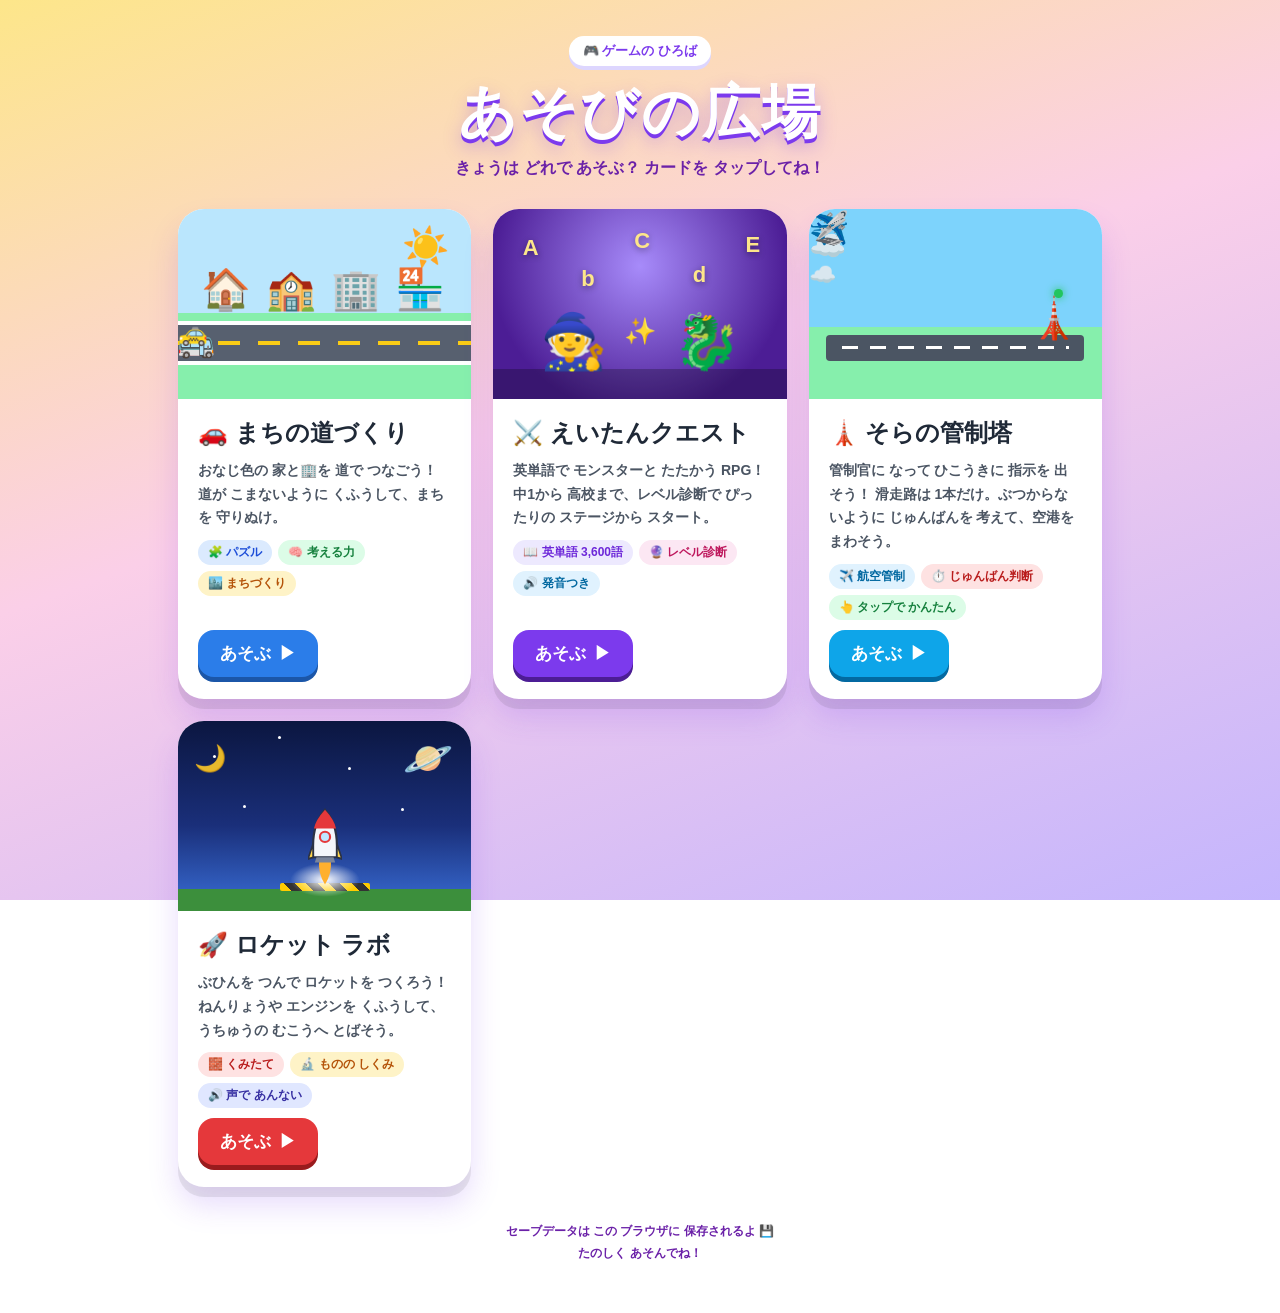
<file: index.html>
<!DOCTYPE html>
<html lang="ja">
<head>
<meta charset="UTF-8">
<meta name="viewport" content="width=device-width, initial-scale=1.0">
<meta name="theme-color" content="#7c3aed">
<title>あそびの広場 - ゲームをえらんでね！</title>
<style>
  * { box-sizing: border-box; margin: 0; padding: 0; }
  html, body { min-height: 100%; }
  body {
    font-family: -apple-system, BlinkMacSystemFont, "Hiragino Sans", "Yu Gothic", "Noto Sans JP", sans-serif;
    color: #1f2937;
    background: linear-gradient(160deg, #fde68a 0%, #fbcfe8 45%, #c4b5fd 100%);
    background-attachment: fixed;
    overflow-x: hidden;
  }
  /* ふわふわ浮かぶ背景の飾り */
  .sky { position: fixed; inset: 0; pointer-events: none; z-index: 0; overflow: hidden; }
  .float {
    position: absolute; bottom: -60px; font-size: 28px; opacity: .55;
    animation: rise linear infinite;
  }
  @keyframes rise {
    0% { transform: translateY(0) rotate(0deg); }
    100% { transform: translateY(-115vh) rotate(360deg); }
  }
  .wrap { position: relative; z-index: 1; max-width: 960px; margin: 0 auto; padding: 36px 18px 48px; }
  /* タイトル */
  header { text-align: center; margin-bottom: 30px; }
  .badge {
    display: inline-block; background: #fff; color: #7c3aed; font-weight: 900; font-size: 13px;
    padding: 6px 14px; border-radius: 999px; box-shadow: 0 4px 0 #ddd6fe; margin-bottom: 14px;
  }
  h1 {
    font-size: clamp(34px, 8vw, 58px); font-weight: 900; line-height: 1.1; letter-spacing: 2px;
    color: #fff; text-shadow: 0 4px 0 #7c3aed, 0 8px 18px rgba(124,58,237,.35);
  }
  h1 .bounce { display: inline-block; animation: hop 1.6s ease-in-out infinite; }
  h1 .bounce:nth-child(2) { animation-delay: .1s; } h1 .bounce:nth-child(3) { animation-delay: .2s; }
  h1 .bounce:nth-child(4) { animation-delay: .3s; } h1 .bounce:nth-child(5) { animation-delay: .4s; }
  h1 .bounce:nth-child(6) { animation-delay: .5s; }
  @keyframes hop { 0%, 60%, 100% { transform: translateY(0); } 30% { transform: translateY(-10px); } }
  .lead { margin-top: 14px; font-weight: 800; color: #6b21a8; font-size: 16px; }
  /* ゲームカード */
  .games { display: grid; grid-template-columns: repeat(auto-fit, minmax(280px, 1fr)); gap: 22px; }
  .card {
    position: relative; display: flex; flex-direction: column; text-decoration: none; color: inherit;
    background: #fff; border-radius: 26px; overflow: hidden;
    box-shadow: 0 10px 0 rgba(0,0,0,.08), 0 18px 30px rgba(124,58,237,.18);
    transition: transform .18s ease, box-shadow .18s ease;
  }
  .card:hover, .card:focus-visible { transform: translateY(-6px) rotate(-.6deg); box-shadow: 0 16px 0 rgba(0,0,0,.08), 0 26px 40px rgba(124,58,237,.28); outline: none; }
  .card:active { transform: translateY(2px); }
  .scene { height: 190px; position: relative; overflow: hidden; }
  .body { padding: 18px 20px 22px; display: flex; flex-direction: column; gap: 10px; flex: 1; }
  .card h2 { font-size: 24px; font-weight: 900; }
  .card p { font-size: 14px; line-height: 1.7; color: #4b5563; font-weight: 600; }
  .tags { display: flex; flex-wrap: wrap; gap: 6px; }
  .tag { font-size: 12px; font-weight: 800; padding: 4px 10px; border-radius: 999px; }
  .play {
    margin-top: auto; align-self: flex-start; font-weight: 900; font-size: 17px; color: #fff;
    padding: 12px 22px; border-radius: 16px; display: inline-flex; align-items: center; gap: 8px;
  }
  .play .arrow { display: inline-block; transition: transform .2s; }
  .card:hover .play .arrow { transform: translateX(5px); }
  /* --- 交通ゲームの場面：道路を車が走る --- */
  .city { background: linear-gradient(#bae6fd 0 55%, #86efac 55% 100%); }
  .city .sun { position: absolute; top: 16px; right: 22px; font-size: 38px; animation: spin 12s linear infinite; }
  @keyframes spin { to { transform: rotate(360deg); } }
  .city .bld { position: absolute; bottom: 45%; font-size: 40px; }
  .city .road {
    position: absolute; left: 0; right: 0; bottom: 18%; height: 44px; background: #57606f;
    border-top: 4px solid #fff; border-bottom: 4px solid #fff;
  }
  .city .road::after {
    content: ''; position: absolute; left: 0; right: 0; top: 50%; height: 4px; margin-top: -2px;
    background: repeating-linear-gradient(90deg, #facc15 0 22px, transparent 22px 40px);
    animation: lane 1s linear infinite;
  }
  @keyframes lane { to { background-position: 40px 0; } }
  .city .car { position: absolute; font-size: 30px; bottom: calc(18% + 6px); animation: drive linear infinite; }
  .city .car.r { transform: scaleX(-1); }
  @keyframes drive { from { left: -60px; } to { left: 110%; } }
  .city .car.back { animation-name: driveBack; bottom: calc(18% + 18px); font-size: 24px; }
  @keyframes driveBack { from { left: 110%; } to { left: -60px; } }
  .tag.t1 { background: #dbeafe; color: #1d4ed8; } .tag.t2 { background: #dcfce7; color: #15803d; } .tag.t3 { background: #fef3c7; color: #b45309; }
  .play.blue { background: #2b7de9; box-shadow: 0 5px 0 #1b56a8; }
  /* --- 英単語ゲームの場面：モンスターと文字が舞う --- */
  .quest { background: radial-gradient(circle at 50% 30%, #a78bfa, #4c1d95 75%); }
  .quest .hero, .quest .mon { position: absolute; bottom: 26px; font-size: 54px; animation: bob 1.8s ease-in-out infinite; }
  .quest .hero { left: 16%; } .quest .mon { right: 16%; animation-delay: .6s; }
  @keyframes bob { 0%, 100% { transform: translateY(0); } 50% { transform: translateY(-8px); } }
  .quest .ground { position: absolute; left: 0; right: 0; bottom: 0; height: 30px; background: rgba(0,0,0,.25); }
  .quest .letter {
    position: absolute; color: #fde68a; font-weight: 900; font-size: 22px; text-shadow: 0 2px 6px rgba(0,0,0,.4);
    animation: twinkle 3s ease-in-out infinite;
  }
  @keyframes twinkle { 0%, 100% { opacity: .2; transform: scale(.8); } 50% { opacity: 1; transform: scale(1.15); } }
  .quest .spark { position: absolute; left: 50%; bottom: 52px; font-size: 26px; transform: translateX(-50%); animation: zap 1.6s ease-in-out infinite; }
  @keyframes zap { 0%, 100% { opacity: 0; transform: translateX(-90%) scale(.6); } 40% { opacity: 1; } 70% { opacity: 1; transform: translateX(10%) scale(1.2); } }
  .tag.e1 { background: #ede9fe; color: #6d28d9; } .tag.e2 { background: #fce7f3; color: #be185d; } .tag.e3 { background: #e0f2fe; color: #0369a1; }
  .play.purple { background: #7c3aed; box-shadow: 0 5px 0 #4c1d95; }
  /* --- 管制塔ゲームの場面：滑走路と 飛行機 --- */
  .tower { background: linear-gradient(#7dd3fc 0 62%, #86efac 62% 100%); }
  .tower .cloud { position: absolute; font-size: 30px; opacity: .9; animation: drift linear infinite; }
  @keyframes drift { from { left: -50px; } to { left: 110%; } }
  .tower .runway { position: absolute; left: 6%; right: 6%; bottom: 20%; height: 26px; background: #4b5563; border-radius: 4px; }
  .tower .runway::after { content: ''; position: absolute; left: 6%; right: 6%; top: 50%; height: 3px; margin-top: -1.5px;
    background: repeating-linear-gradient(90deg, #fff 0 16px, transparent 16px 28px); }
  .tower .ctl { position: absolute; right: 8%; bottom: 30%; font-size: 40px; }
  .tower .lamp { position: absolute; right: calc(8% + 16px); bottom: calc(30% + 44px); width: 9px; height: 9px; border-radius: 50%;
    background: #22c55e; box-shadow: 0 0 8px #22c55e; animation: blink 1.4s steps(1) infinite; }
  @keyframes blink { 50% { background: #ef4444; box-shadow: 0 0 8px #ef4444; } }
  .tower .plane { position: absolute; font-size: 32px; animation: land 5s ease-in infinite; }
  @keyframes land { 0% { left: -12%; bottom: 82%; transform: rotate(10deg); } 60% { left: 30%; bottom: 25%; transform: rotate(5deg); } 100% { left: 78%; bottom: 23%; transform: rotate(0); } }
  .tower .plane.up { animation: takeoff 5s ease-in infinite; animation-delay: -2.5s; }
  @keyframes takeoff { 0% { left: 12%; bottom: 23%; transform: rotate(0); } 45% { left: 50%; bottom: 23%; transform: rotate(0); } 100% { left: 110%; bottom: 88%; transform: rotate(-25deg); } }
  .tag.a1 { background: #e0f2fe; color: #0369a1; } .tag.a2 { background: #fee2e2; color: #b91c1c; } .tag.a3 { background: #dcfce7; color: #15803d; }
  .play.skyb { background: #0ea5e9; box-shadow: 0 5px 0 #0369a1; }
  /* --- ロケットゲームの場面：発射台から 宇宙へ --- */
  .space { background: linear-gradient(#0b1640 0%, #1a2f7a 55%, #3a6fd8 100%); }
  .space .star { position: absolute; width: 3px; height: 3px; border-radius: 50%; background: #fff; animation: twinkle 2.4s ease-in-out infinite; }
  .space .planet { position: absolute; top: 14px; right: 18px; font-size: 40px; animation: bob 4s ease-in-out infinite; }
  .space .moon { position: absolute; top: 22px; left: 16px; font-size: 26px; opacity: .9; }
  .space .pad { position: absolute; left: 0; right: 0; bottom: 0; height: 22px; background: #3c8f3c; }
  .space .pad::after { content: ''; position: absolute; left: 50%; width: 90px; margin-left: -45px; top: -6px; height: 8px;
    background: repeating-linear-gradient(45deg, #ffcc00 0 8px, #333 8px 16px); border-radius: 2px; }
  .space .rocket { position: absolute; left: 50%; bottom: 26px; width: 34px; margin-left: -17px; animation: launch 4s ease-in infinite; }
  .space .rocket svg { width: 100%; display: block; }
  .space .rocket .flame { transform-origin: 50% 0; animation: flick .1s infinite alternate; }
  @keyframes flick { from { transform: scaleY(.7); } to { transform: scaleY(1.2); } }
  @keyframes launch { 0%, 18% { transform: translateY(0); } 18%, 22% { transform: translateY(0) translateX(-1px); } 100% { transform: translateY(-260px); } }
  .space .smoke { position: absolute; left: 50%; bottom: 14px; width: 70px; height: 34px; margin-left: -35px; border-radius: 50%;
    background: radial-gradient(#fff, rgba(255,255,255,0) 70%); animation: puff 4s ease-out infinite; }
  @keyframes puff { 0%, 15% { opacity: 0; transform: scale(.4); } 30% { opacity: .9; transform: scale(1.2); } 100% { opacity: 0; transform: scale(2); } }
  .tag.r1 { background: #fee2e2; color: #b91c1c; } .tag.r2 { background: #fef3c7; color: #b45309; } .tag.r3 { background: #e0e7ff; color: #3730a3; }
  .play.red { background: #e5383b; box-shadow: 0 5px 0 #9a1b1d; }
  footer { text-align: center; margin-top: 34px; font-size: 12px; color: #6b21a8; font-weight: 700; line-height: 1.8; }
  @media (prefers-reduced-motion: reduce) {
    *, *::before, *::after { animation: none !important; transition: none !important; }
  }
</style>
</head>
<body>
<div class="sky" id="sky" aria-hidden="true"></div>
<div class="wrap">
  <header>
    <span class="badge">🎮 ゲームの ひろば</span>
    <h1><span class="bounce">あ</span><span class="bounce">そ</span><span class="bounce">び</span><span class="bounce">の</span><span class="bounce">広</span><span class="bounce">場</span></h1>
    <p class="lead">きょうは どれで あそぶ？ カードを タップしてね！</p>
  </header>
  <main class="games">
    <!-- 交通ゲーム -->
    <a class="card" href="TransantionGame/index.html" aria-label="まちの道づくり で あそぶ">
      <div class="scene city" aria-hidden="true">
        <span class="sun">☀️</span>
        <span class="bld" style="left:8%">🏠</span>
        <span class="bld" style="left:30%">🏫</span>
        <span class="bld" style="left:52%">🏢</span>
        <span class="bld" style="left:74%">🏪</span>
        <div class="road"></div>
        <span class="car r" style="animation-duration:4.5s">🚗</span>
        <span class="car r" style="animation-duration:6s; animation-delay:-3s">🚌</span>
        <span class="car back" style="animation-duration:5.2s; animation-delay:-1s">🚕</span>
      </div>
      <div class="body">
        <h2>🚗 まちの道づくり</h2>
        <p>おなじ色の 家と🏢を 道で つなごう！ 道が こまないように くふうして、まちを 守りぬけ。</p>
        <div class="tags">
          <span class="tag t1">🧩 パズル</span>
          <span class="tag t2">🧠 考える力</span>
          <span class="tag t3">🏙️ まちづくり</span>
        </div>
        <span class="play blue">あそぶ <span class="arrow">▶</span></span>
      </div>
    </a>
    <!-- 英単語ゲーム -->
    <a class="card" href="EnglishGame/index.html" aria-label="えいたんクエスト で あそぶ">
      <div class="scene quest" aria-hidden="true">
        <span class="letter" style="left:10%; top:14%">A</span>
        <span class="letter" style="left:30%; top:30%; animation-delay:.5s">b</span>
        <span class="letter" style="left:48%; top:10%; animation-delay:1s">C</span>
        <span class="letter" style="left:68%; top:28%; animation-delay:1.5s">d</span>
        <span class="letter" style="left:86%; top:12%; animation-delay:2s">E</span>
        <div class="ground"></div>
        <span class="hero">🧙</span>
        <span class="spark">✨</span>
        <span class="mon">🐉</span>
      </div>
      <div class="body">
        <h2>⚔️ えいたんクエスト</h2>
        <p>英単語で モンスターと たたかう RPG！ 中1から 高校まで、レベル診断で ぴったりの ステージから スタート。</p>
        <div class="tags">
          <span class="tag e1">📖 英単語 3,600語</span>
          <span class="tag e2">🔮 レベル診断</span>
          <span class="tag e3">🔊 発音つき</span>
        </div>
        <span class="play purple">あそぶ <span class="arrow">▶</span></span>
      </div>
    </a>
    <!-- 管制塔ゲーム -->
    <a class="card" href="Pilot/index.html" aria-label="そらの管制塔 で あそぶ">
      <div class="scene tower" aria-hidden="true">
        <span class="cloud" style="top:10%; animation-duration:16s">☁️</span>
        <span class="cloud" style="top:28%; animation-duration:22s; animation-delay:-9s; font-size:22px">☁️</span>
        <div class="runway"></div>
        <span class="ctl">🗼</span><span class="lamp"></span>
        <span class="plane">✈️</span>
        <span class="plane up">🛫</span>
      </div>
      <div class="body">
        <h2>🗼 そらの管制塔</h2>
        <p>管制官に なって ひこうきに 指示を 出そう！ 滑走路は 1本だけ。ぶつからないように じゅんばんを 考えて、空港を まわそう。</p>
        <div class="tags">
          <span class="tag a1">✈️ 航空管制</span>
          <span class="tag a2">⏱️ じゅんばん判断</span>
          <span class="tag a3">👆 タップで かんたん</span>
        </div>
        <span class="play skyb">あそぶ <span class="arrow">▶</span></span>
      </div>
    </a>
    <!-- ロケットゲーム -->
    <a class="card" href="Rocket/index.html" aria-label="ロケット ラボ で あそぶ">
      <div class="scene space" aria-hidden="true">
        <span class="star" style="left:12%; top:18%"></span>
        <span class="star" style="left:34%; top:8%; animation-delay:.6s"></span>
        <span class="star" style="left:58%; top:24%; animation-delay:1.2s"></span>
        <span class="star" style="left:76%; top:46%; animation-delay:.3s"></span>
        <span class="star" style="left:22%; top:44%; animation-delay:1.8s"></span>
        <span class="moon">🌙</span>
        <span class="planet">🪐</span>
        <div class="pad"></div>
        <span class="smoke"></span>
        <span class="rocket">
          <svg viewBox="0 0 40 90">
            <path class="flame" d="M13 62 H27 Q28 78 20 90 Q12 78 13 62Z" fill="#ffb02e"/>
            <path d="M20 2 Q34 18 34 44 V58 H6 V44 Q6 18 20 2Z" fill="#f4f6fb" stroke="#2b3245" stroke-width="2.5"/>
            <path d="M20 2 Q31 14 33 24 H7 Q9 14 20 2Z" fill="#e5383b"/>
            <circle cx="20" cy="34" r="6" fill="#bfe6ff" stroke="#e5383b" stroke-width="2.5"/>
            <path d="M6 42 L0 60 L6 58Z M34 42 L40 60 L34 58Z" fill="#ffd54a" stroke="#2b3245" stroke-width="2"/>
            <path d="M10 58 H30 L32 64 H8Z" fill="#7a849a"/>
          </svg>
        </span>
      </div>
      <div class="body">
        <h2>🚀 ロケット ラボ</h2>
        <p>ぶひんを つんで ロケットを つくろう！ ねんりょうや エンジンを くふうして、うちゅうの むこうへ とばそう。</p>
        <div class="tags">
          <span class="tag r1">🧱 くみたて</span>
          <span class="tag r2">🔬 ものの しくみ</span>
          <span class="tag r3">🔊 声で あんない</span>
        </div>
        <span class="play red">あそぶ <span class="arrow">▶</span></span>
      </div>
    </a>
  </main>
  <footer>
    セーブデータは この ブラウザに 保存されるよ 💾<br>
    たのしく あそんでね！
  </footer>
</div>
<script>
  // 背景に ふわふわ のぼる 飾りを ちらす（動きを へらす設定の 端末では 出さない）
  (function () {
    if (window.matchMedia && matchMedia('(prefers-reduced-motion: reduce)').matches) return;
    const items = ['⭐', '🎈', '🚗', '📖', '✨', '🔤', '🌟', '🚌', '💡', '🎉', '✈️', '🗼', '🚀', '🪐'];
    const sky = document.getElementById('sky');
    for (let i = 0; i < 18; i++) {
      const s = document.createElement('span');
      s.className = 'float';
      s.textContent = items[i % items.length];
      s.style.left = (Math.random() * 100) + 'vw';
      s.style.fontSize = (18 + Math.random() * 22) + 'px';
      s.style.animationDuration = (12 + Math.random() * 14) + 's';
      s.style.animationDelay = (-Math.random() * 20) + 's';
      sky.appendChild(s);
    }
  })();
</script>
</body>
</html>
</file>
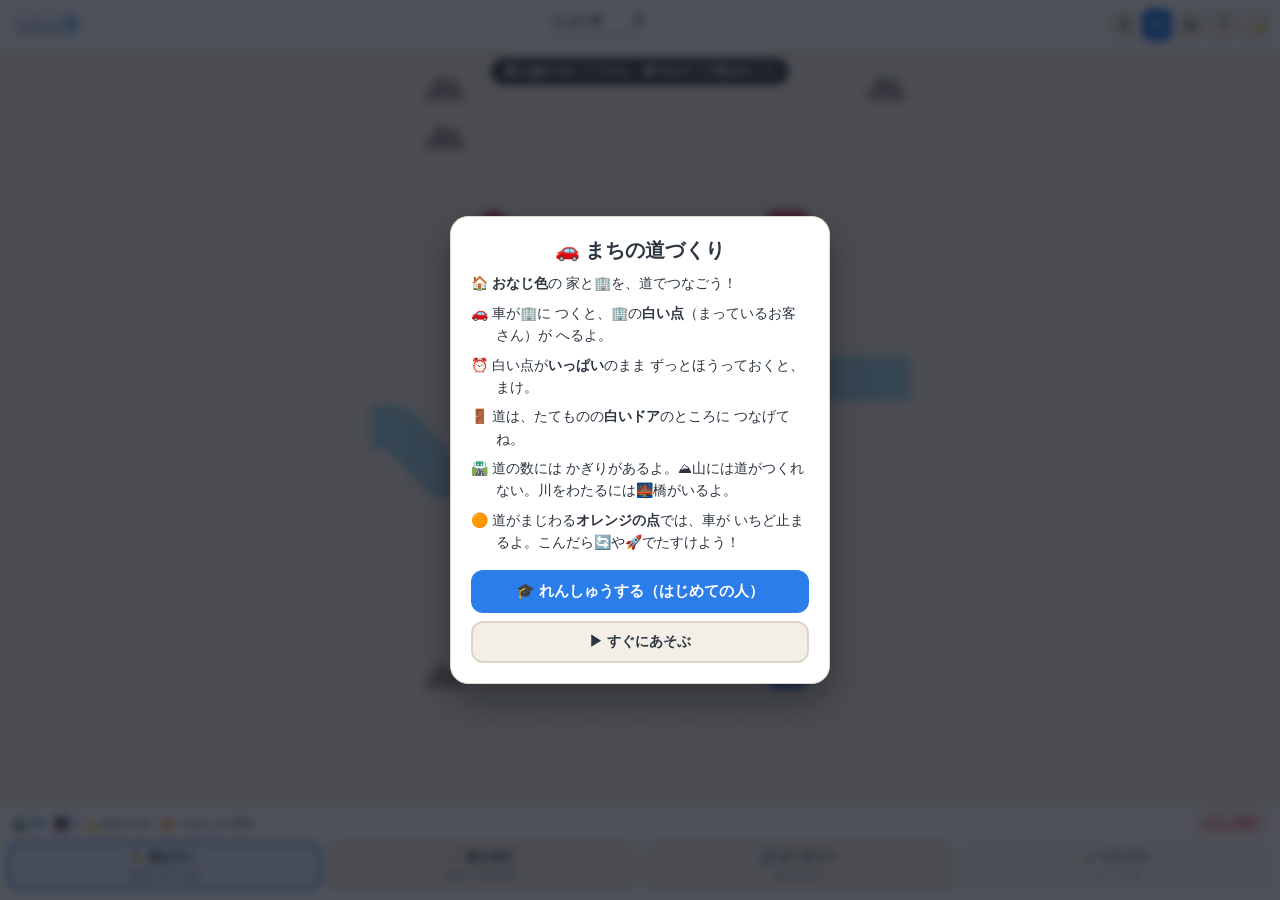
<file: Index.html>
<!DOCTYPE html>
<html lang="ja">
<head>
<meta charset="UTF-8">
<meta name="viewport" content="width=device-width, initial-scale=1.0, maximum-scale=1.0, user-scalable=no">
<title>Pocket Transit v4 - まちの道づくりパズル</title>
<style>
  :root {
    --bg-main: #f3efe6; --bg-panel: #ffffff; --text-main: #2c3540;
    --text-sub: #6c7a89; --border-col: #dcd6c8; --accent: #2b7de9;
  }
  body.dark {
    --bg-main: #181c24; --bg-panel: #232936; --text-main: #eef2f7;
    --text-sub: #8c9bae; --border-col: #343d4f; --accent: #38bdf8;
  }
  * { box-sizing: border-box; margin: 0; padding: 0; user-select: none; -webkit-user-select: none; -webkit-touch-callout: none; }
  html, body {
    width: 100%; height: 100dvh; overflow: hidden;
    background: var(--bg-main); color: var(--text-main);
    font-family: -apple-system, BlinkMacSystemFont, "Hiragino Sans", "Yu Gothic", sans-serif;
    display: flex; flex-direction: column;
  }
  header {
    height: 50px; background: var(--bg-panel); border-bottom: 1px solid var(--border-col);
    display: flex; align-items: center; justify-content: space-between;
    padding: 0 8px; flex-shrink: 0; z-index: 10; gap: 4px;
  }
  .score-box { display: flex; align-items: baseline; gap: 4px; background: rgba(43,125,233,0.1); padding: 4px 9px; border-radius: 16px; }
  .score-label { font-size: 11px; font-weight: 700; color: var(--text-sub); }
  .score-val { font-size: 20px; font-weight: 900; color: var(--accent); font-variant-numeric: tabular-nums; }
  .clock-area { display: flex; flex-direction: column; width: 92px; gap: 3px; }
  .clock-top { display: flex; justify-content: space-between; font-size: 11px; font-weight: 800; }
  .week-bar { width: 100%; height: 6px; background: rgba(128,128,128,0.2); border-radius: 3px; overflow: hidden; }
  .week-fill { height: 100%; background: var(--accent); width: 0%; }
  .week-fill.rush { background: #f59e0b; }
  .top-btns { display: flex; align-items: center; gap: 4px; }
  .spd-btn, .icon-btn {
    border: 1px solid var(--border-col); background: var(--bg-main); color: var(--text-main);
    border-radius: 8px; height: 32px; padding: 0 7px; font-size: 12px; font-weight: 800;
    cursor: pointer; display: flex; align-items: center; justify-content: center;
  }
  .spd-btn.active { background: var(--accent); color: #fff; border-color: var(--accent); }
  #stage { flex: 1; position: relative; width: 100%; overflow: hidden; display: flex; align-items: center; justify-content: center; }
  canvas { display: block; touch-action: none; }
  .hint-banner {
    position: absolute; top: 8px; left: 50%; transform: translateX(-50%);
    background: rgba(20,26,35,0.78); color: #fff; font-size: 12px; font-weight: 700;
    padding: 5px 14px; border-radius: 20px; pointer-events: none; white-space: nowrap;
    backdrop-filter: blur(4px); transition: opacity 0.6s;
  }
  .hint-banner.fade { opacity: 0; }
  .toast {
    position: absolute; bottom: 10px; left: 50%; transform: translateX(-50%) translateY(8px);
    background: rgba(239,68,68,0.94); color: #fff; font-size: 13px; font-weight: 800;
    padding: 7px 14px; border-radius: 14px; opacity: 0; transition: opacity 0.2s, transform 0.2s;
    pointer-events: none; max-width: 94%; text-align: center; z-index: 7;
  }
  .toast.info { background: rgba(43,125,233,0.94); }
  .toast.show { opacity: 1; transform: translateX(-50%) translateY(0); }
  /* ゲームオーバー後の盤面表示用リザルトバー */
  .result-bar {
    position: absolute; top: 6px; left: 6px; right: 6px;
    background: rgba(20,26,35,0.86); color: #fff; border-radius: 12px;
    padding: 7px 10px; font-size: 11px; font-weight: 700; line-height: 1.5;
    display: none; align-items: center; gap: 8px; backdrop-filter: blur(4px); z-index: 5;
  }
  .result-bar.show { display: flex; }
  .result-bar .rb-main { flex: 1; }
  .result-bar b { color: #fbbf24; font-size: 13px; }
  .result-bar button {
    border: none; border-radius: 8px; padding: 6px 8px; font-size: 11px; font-weight: 800;
    background: #2b7de9; color: #fff; cursor: pointer; white-space: nowrap;
  }
  .result-bar button.sub { background: rgba(255,255,255,0.18); }
  /* れんしゅうパネル */
  .tut-panel {
    position: absolute; top: 6px; left: 6px; right: 6px; z-index: 6;
    background: var(--bg-panel); color: var(--text-main);
    border: 3px solid #facc15; border-radius: 14px; padding: 8px 10px;
    box-shadow: 0 6px 18px rgba(0,0,0,0.18); display: none;
  }
  .tut-panel.show { display: block; }
  .tut-step { font-size: 12px; font-weight: 900; color: #ca8a04; margin-bottom: 2px; }
  .tut-text { font-size: 14px; font-weight: 700; line-height: 1.55; }
  .tut-text b { color: var(--accent); }
  .tut-text.done { color: #059669; }
  .tut-btns { display: flex; gap: 6px; justify-content: flex-end; margin-top: 6px; }
  .tut-btns button {
    border: none; border-radius: 9px; padding: 7px 12px; font-size: 13px; font-weight: 900;
    cursor: pointer; background: var(--accent); color: #fff;
  }
  .tut-btns button.sub { background: var(--bg-main); color: var(--text-sub); border: 1px solid var(--border-col); font-weight: 800; }
  .tut-btns button.next { background: #10b981; animation: pop 0.9s ease-in-out infinite; }
  .tut-btns button.hidden { display: none; }
  @keyframes pop { 0%,100% { transform: scale(1); } 50% { transform: scale(1.08); } }
  footer {
    background: var(--bg-panel); border-top: 1px solid var(--border-col);
    padding: 6px 8px 10px; display: flex; flex-direction: column; gap: 6px; flex-shrink: 0; z-index: 10;
  }
  .inv-row { display: flex; align-items: center; justify-content: space-between; font-size: 12px; font-weight: 800; padding: 0 4px; }
  .inv-badges { display: flex; gap: 9px; align-items: baseline; }
  .inv-item span { color: var(--accent); font-size: 14px; margin-left: 2px; }
  .inv-item.low span { color: #ef4444; }
  .inv-item.minor { font-size: 11px; color: var(--text-sub); }
  .inv-item.minor span { font-size: 12px; color: var(--text-sub); }
  .clear-btn {
    background: rgba(239,68,68,0.12); color: #ef4444; border: 1px solid rgba(239,68,68,0.3);
    border-radius: 6px; padding: 3px 8px; font-size: 11px; font-weight: 800; cursor: pointer;
  }
  .tool-grid { display: grid; grid-template-columns: repeat(4, 1fr); gap: 6px; }
  .tool-btn {
    background: var(--bg-main); border: 2px solid var(--border-col); border-radius: 10px;
    padding: 6px 2px; display: flex; flex-direction: column; align-items: center; gap: 2px;
    cursor: pointer; color: var(--text-main);
  }
  .tool-btn.active { border-color: var(--accent); background: rgba(43,125,233,0.12); }
  .tool-btn.empty { opacity: 0.45; }
  .tool-btn.locked { opacity: 0.3; }
  .tool-btn.pulse { border-color: #facc15; animation: glow 1s ease-in-out infinite; opacity: 1; }
  @keyframes glow { 0%,100% { box-shadow: 0 0 0 0 rgba(250,204,21,0.8); } 50% { box-shadow: 0 0 0 6px rgba(250,204,21,0); } }
  .tool-title { font-size: 12px; font-weight: 800; white-space: nowrap; }
  .tool-sub { font-size: 10px; color: var(--text-sub); font-weight: 700; }
  .modal-wrap {
    position: fixed; inset: 0; background: rgba(10,15,25,0.72); backdrop-filter: blur(4px);
    display: none; align-items: center; justify-content: center; padding: 16px; z-index: 100;
  }
  .modal-wrap.show { display: flex; }
  .modal-card {
    background: var(--bg-panel); color: var(--text-main); border: 1px solid var(--border-col);
    border-radius: 18px; padding: 20px; width: 100%; max-width: 380px; text-align: center;
    box-shadow: 0 16px 40px rgba(0,0,0,0.35); max-height: 92dvh; overflow-y: auto;
  }
  .modal-card h2 { font-size: 20px; margin-bottom: 8px; }
  .modal-card p { font-size: 13px; color: var(--text-sub); line-height: 1.5; margin-bottom: 14px; }
  .rules { text-align: left; font-size: 14px; line-height: 1.6; margin: 0 0 16px; list-style: none; }
  .rules li { margin-bottom: 7px; padding-left: 1.8em; text-indent: -1.8em; }
  .bonus-line { font-size: 13px; font-weight: 800; color: var(--accent); background: rgba(43,125,233,0.1); border-radius: 10px; padding: 6px; margin-bottom: 12px; line-height: 1.5; }
  .choice-box { display: grid; grid-template-columns: repeat(3, 1fr); gap: 8px; }
  .choice-btn {
    background: var(--bg-main); border: 2px solid var(--border-col); border-radius: 14px;
    padding: 12px 6px; cursor: pointer; color: var(--text-main);
    display: flex; flex-direction: column; align-items: center; gap: 6px;
  }
  .choice-btn:hover, .choice-btn:active { border-color: var(--accent); }
  .choice-icon { font-size: 26px; }
  .choice-name { font-size: 13px; font-weight: 800; }
  .choice-desc { font-size: 11px; color: var(--text-sub); line-height: 1.4; }
  .primary-btn { width: 100%; padding: 12px; border-radius: 12px; border: none; background: var(--accent); color: #fff; font-size: 15px; font-weight: 800; cursor: pointer; }
  .secondary-btn { width: 100%; padding: 10px; border-radius: 12px; border: 2px solid var(--border-col); background: var(--bg-main); color: var(--text-main); font-size: 14px; font-weight: 800; cursor: pointer; margin-top: 8px; }
  .stats { display: grid; grid-template-columns: 1fr 1fr; gap: 6px; margin-bottom: 14px; text-align: left; }
  .stat { background: var(--bg-main); border-radius: 10px; padding: 6px 8px; }
  .stat .k { font-size: 10.5px; color: var(--text-sub); font-weight: 700; }
  .stat .v { font-size: 15px; font-weight: 900; }
</style>
</head>
<body>

<header>
  <div class="score-box">
    <span class="score-label">とどいた</span>
    <span class="score-val" id="uiScore">0</span>
  </div>
  <div class="clock-area">
    <div class="clock-top"><span id="uiWeek">1しゅう目</span><span id="uiDay">月</span></div>
    <div class="week-bar"><div class="week-fill" id="uiWeekBar"></div></div>
  </div>
  <div class="top-btns">
    <button class="spd-btn" id="btnPause" onclick="setSpeed(0)">⏸</button>
    <button class="spd-btn active" id="btn1x" onclick="setSpeed(1)">1x</button>
    <button class="spd-btn" id="btn2x" onclick="setSpeed(2)">2x</button>
    <button class="icon-btn" onclick="openHelp()">？</button>
    <button class="icon-btn" id="btnTheme" onclick="toggleTheme()">🌙</button>
  </div>
</header>

<div id="stage">
  <canvas id="cv"></canvas>
  <div class="hint-banner" id="uiHint"></div>
  <div class="toast" id="uiToast"></div>
  <div class="result-bar" id="resultBar">
    <div class="rb-main" id="rbText"></div>
    <button class="sub" onclick="showOverModal()">けっか</button>
    <button onclick="initGame(true)">もういちど</button>
  </div>
  <div class="tut-panel" id="tutPanel">
    <div class="tut-step" id="tutStep"></div>
    <div class="tut-text" id="tutText"></div>
    <div class="tut-btns">
      <button class="sub" onclick="endTutorial()">とばす</button>
      <button class="sub" onclick="setupLesson(tut.lesson)">やりなおす</button>
      <button class="next hidden" id="tutNext" onclick="nextLesson()">つぎへ ▶</button>
    </div>
  </div>
</div>

<footer>
  <div class="inv-row">
    <div class="inv-badges">
      <div class="inv-item" id="invRoads">🛣️<span id="uiRoads">0</span></div>
      <div class="inv-item">🌉<span id="uiBridges">0</span></div>
      <div class="inv-item minor" title="ぜんぶの家と🏢をつなぐのに、だいたい これくらいの道がいるよ">📐めやす<span id="uiSteiner">0</span></div>
      <div class="inv-item minor" title="お客さんの多さ。100%に近いほど こみやすいよ">🔥いそがしさ<span id="uiRho">0</span></div>
    </div>
    <button class="clear-btn" onclick="clearAllRoads()">ぜんぶ消す</button>
  </div>
  <div class="tool-grid">
    <button class="tool-btn active" id="toolDraw" onclick="selectTool('draw')">
      <span class="tool-title">✏️ 道を引く</span><span class="tool-sub">なぞってつくる</span>
    </button>
    <button class="tool-btn" id="toolErase" onclick="selectTool('erase')">
      <span class="tool-title">🧹 道を消す</span><span class="tool-sub">なぞってもどす</span>
    </button>
    <button class="tool-btn" id="toolRound" onclick="selectTool('roundabout')">
      <span class="tool-title">🔄 ロータリー</span><span class="tool-sub" id="uiRounds">のこり 1こ</span>
    </button>
    <button class="tool-btn" id="toolHwy" onclick="selectTool('highway')">
      <span class="tool-title">🚀 高速道路</span><span class="tool-sub" id="uiHwys">のこり 0本</span>
    </button>
  </div>
</footer>

<div class="modal-wrap show" id="startModal">
  <div class="modal-card">
    <h2>🚗 まちの道づくり</h2>
    <ul class="rules">
      <li>🏠 <b>おなじ色</b>の 家と🏢を、道でつなごう！</li>
      <li>🚗 車が🏢に つくと、🏢の<b>白い点</b>（まっているお客さん）が へるよ。</li>
      <li>⏰ 白い点が<b>いっぱい</b>のまま ずっとほうっておくと、まけ。</li>
      <li>🚪 道は、たてものの<b>白いドア</b>のところに つなげてね。</li>
      <li>🛣️ 道の数には かぎりがあるよ。⛰山には道がつくれない。川をわたるには🌉橋がいるよ。</li>
      <li>🟠 道がまじわる<b>オレンジの点</b>では、車が いちど止まるよ。こんだら🔄や🚀でたすけよう！</li>
    </ul>
    <button class="primary-btn" onclick="startTutorial()">🎓 れんしゅうする（はじめての人）</button>
    <button class="secondary-btn" onclick="startGame()">▶ すぐにあそぶ</button>
  </div>
</div>

<div class="modal-wrap" id="upgradeModal">
  <div class="modal-card">
    <h2 id="upTitle">1しゅう目 クリア！</h2>
    <div class="bonus-line" id="upBonus"></div>
    <p>ごほうびを 1つ えらんでね。</p>
    <div class="choice-box" id="choiceContainer"></div>
  </div>
</div>

<div class="modal-wrap" id="overModal">
  <div class="modal-card">
    <h2 style="color:#ef4444;">⚠️ まちが こみすぎちゃった！</h2>
    <p id="overReason"></p>
    <div style="font-size:28px;font-weight:900;margin:4px 0 10px;color:var(--accent);" id="finalScore">0 台</div>
    <div class="stats" id="overStats"></div>
    <button class="primary-btn" onclick="initGame(true)">もういちど あそぶ</button>
    <button class="secondary-btn" onclick="viewBoard()">📷 さいごの まちを見る</button>
  </div>
</div>

<script>
'use strict';

/* =====================================================================
   難易度の理論的な設計（v3 から継続）
   (1) 道路網＝障害物つき直交シュタイナー木問題（NP困難）
       最小道路数 S を最短路ヒューリスティックで推定し、所有道路 ≒ α(週)×S に調整。
   (2) 輸送＝待ち行列。需要 λ = ρ(週) × 理想輸送能力 μ。待ち行列長は ρ/(1-ρ) で増加。
   (3) 交差点＝単一サーバ。網の目にすると一時停止で容量が落ちる（Braess 的状況）。
   ===================================================================== */
const COLS = 11;
const ROWS = 15;
const ALPHA_START = 1.7, ALPHA_STEP = 0.1, ALPHA_MIN = 1.2;
const MIN_WEEKLY_ROADS = 4;
const RHO_START = 0.35, RHO_STEP = 0.06, RHO_MAX = 0.85;
const RUSH_FACTOR = 1.5;
const ROCK_COUNT = 9;
const SEC_PER_DAY = 9;
const CAR_SPEED = 2.8;
const JUNCTION_STOP = 0.45;
const OVERLOAD_LIMIT = 15;
const WAIT_BREAK = 12;
const DEADLOCK_WAIT = 2.5;
const HOUSE_LAUNCH_CD = 0.6;
const DWELL = 0.35;
const MAX_HOUSES_PER_COLOR = 5;
const COST = { road: 1, junction: 3, roundabout: 1.2, highway: 2 };

const COLORS = [
  { jp: '赤', main: '#e84a5f', light: '#ff847c', dark: '#b83244' },
  { jp: '青', main: '#2b7de9', light: '#6bb5ff', dark: '#1b56a8' },
  { jp: '黄', main: '#f5a623', light: '#ffd166', dark: '#c47d0e' },
  { jp: '緑', main: '#10b981', light: '#6ee7b7', dark: '#057a55' }
];
const DAYS = ['月', '火', '水', '木', '金', '土', '日'];
const DIRS4 = [[0, -1], [1, 0], [0, 1], [-1, 0]];
const TOOL_NAMES = { draw: '✏️ 道を引く', erase: '🧹 道を消す', roundabout: '🔄 ロータリー', highway: '🚀 高速道路' };
const riverRow = c => Math.round(7 + Math.sin(c * 0.55) * 1.5);

const cv = document.getElementById('cv');
const ctx = cv.getContext('2d');
if (!CanvasRenderingContext2D.prototype.roundRect) {
  CanvasRenderingContext2D.prototype.roundRect = function (x, y, w, h, r) {
    r = Math.min(r, w / 2, h / 2);
    this.moveTo(x + r, y);
    this.arcTo(x + w, y, x + w, y + h, r);
    this.arcTo(x + w, y + h, x, y + h, r);
    this.arcTo(x, y + h, x, y, r);
    this.arcTo(x, y, x + w, y, r);
    this.closePath();
  };
}

/* ===================== 状態 ===================== */
let cellSize = 28, dpr = 1;
let grid = [], buildings = [], highways = [], cars = [], popups = [], colorInfo = [];
let hasRiver = true;
let score = 0, week = 1, dayTime = 0, gameSpeed = 1;
let isGameOver = false, modalOpen = true, failedDest = null;
let currentTool = 'draw';
let inv = { roads: 0, bridges: 1, roundabouts: 1, highways: 0 };
let houseCarBonus = 0, destCapBonus = 0;
let isDragging = false, lastCell = null, hwyStart = null, pointerPos = null;
let spawnTimer = 0, slowTick = 0, alarmTimer = 0, comboCount = 0, comboTimer = 0;
let nextId = 1;
let netVersion = 0, cacheVer = -1;
const pathCache = new Map();
let bldVersion = 0, theoryVer = -1;
let theory = { S: 0, bridges: 0, cells: new Set() };
let stats = { peakCars: 0, roadsGranted: 0 };
let tut = null;   // れんしゅう中の状態

/* ===================== 効果音 ===================== */
let audioCtx = null;
function playTone(freq, dur = 0.07, type = 'sine', vol = 0.08) {
  try {
    if (!audioCtx) audioCtx = new (window.AudioContext || window.webkitAudioContext)();
    if (audioCtx.state === 'suspended') audioCtx.resume();
    const osc = audioCtx.createOscillator();
    const gain = audioCtx.createGain();
    osc.type = type;
    osc.frequency.setValueAtTime(freq, audioCtx.currentTime);
    gain.gain.setValueAtTime(vol, audioCtx.currentTime);
    gain.gain.exponentialRampToValueAtTime(0.001, audioCtx.currentTime + dur);
    osc.connect(gain); gain.connect(audioCtx.destination);
    osc.start(); osc.stop(audioCtx.currentTime + dur);
  } catch (e) { /* noop */ }
}
function fanfare() {
  [523, 659, 784, 1047].forEach((f, i) => setTimeout(() => playTone(f, 0.14, 'triangle', 0.08), i * 110));
}

/* ===================== UI 補助 ===================== */
let toastTimer = null, lastWarnAt = 0;
function toast(msg, info = false) {
  const el = document.getElementById('uiToast');
  el.textContent = msg;
  el.classList.toggle('info', info);
  el.classList.add('show');
  clearTimeout(toastTimer);
  toastTimer = setTimeout(() => el.classList.remove('show'), 2400);
}
function warn(msg) {
  const now = performance.now();
  if (now - lastWarnAt < 700) return;
  lastWarnAt = now;
  toast(msg);
  playTone(150, 0.12, 'square', 0.05);
}
function addPopup(c, r, text, color) { popups.push({ x: c + 0.5, y: r + 0.5, text, color, t: 0 }); }

function resizeCanvas() {
  const stage = document.getElementById('stage');
  const w = stage.clientWidth - 12, h = stage.clientHeight - 12;
  cellSize = Math.max(16, Math.floor(Math.min(w / COLS, h / ROWS)));
  dpr = window.devicePixelRatio || 1;
  cv.style.width = cellSize * COLS + 'px';
  cv.style.height = cellSize * ROWS + 'px';
  cv.width = Math.round(cellSize * COLS * dpr);
  cv.height = Math.round(cellSize * ROWS * dpr);
  ctx.setTransform(dpr, 0, 0, dpr, 0, 0);
}
window.addEventListener('resize', resizeCanvas);

/* ===================== 盤面ヘルパー ===================== */
const inBounds = (c, r) => c >= 0 && c < COLS && r >= 0 && r < ROWS;
const manhattan = (a, b) => Math.abs(a.c - b.c) + Math.abs(a.r - b.r);
const regionOf = (c, r) => (r < riverRow(c) ? 0 : 1);
const entCell = b => ({ c: b.c + DIRS4[b.ent][0], r: b.r + DIRS4[b.ent][1] });
const isEntranceOfAny = (c, r) => buildings.some(b => { const e = entCell(b); return e.c === c && e.r === r; });
const cellUsable = (c, r) => !!(grid[r][c].bld || grid[r][c].road);

function linked(c1, r1, c2, r2) {
  if (!inBounds(c1, r1) || !inBounds(c2, r2)) return false;
  const a = grid[r1][c1], b = grid[r2][c2];
  if (!(a.road || a.bld) || !(b.road || b.bld)) return false;
  if (a.bld && b.bld) return false;
  if (a.bld) { const e = entCell(a.bld); if (e.c !== c2 || e.r !== r2) return false; }
  if (b.bld) { const e = entCell(b.bld); if (e.c !== c1 || e.r !== r1) return false; }
  return true;
}
function roadDegree(c, r) {
  let n = 0;
  for (const [dc, dr] of DIRS4) if (linked(c, r, c + dc, r + dr)) n++;
  return n;
}
const isJunction = (c, r) => grid[r][c].road && !grid[r][c].roundabout && roadDegree(c, r) >= 3;

function nearRiver(c, r) {
  for (let dr = -1; dr <= 1; dr++)
    for (let dc = -1; dc <= 1; dc++)
      if (inBounds(c + dc, r + dr) && grid[r + dr][c + dc].river) return true;
  return false;
}

/* ===================== 理論計算（シュタイナー森・距離） ===================== */
function terrainBFS(sources, free) {
  const N = COLS * ROWS;
  const dist = new Int16Array(N).fill(-1);
  const prev = new Int16Array(N).fill(-1);
  const first = [];
  for (const s of sources) { const k = s.r * COLS + s.c; if (dist[k] === -1) { dist[k] = 0; first.push(k); } }
  const buckets = [first];
  for (let d = 0; d < buckets.length; d++) {
    const b = buckets[d];
    if (!b) continue;
    for (let i = 0; i < b.length; i++) {
      const k = b[i];
      if (dist[k] !== d) continue;
      const c = k % COLS, r = (k / COLS) | 0;
      for (const [dc, dr] of DIRS4) {
        const nc = c + dc, nr = r + dr;
        if (!inBounds(nc, nr)) continue;
        const g = grid[nr][nc];
        if (g.rock || g.bld) continue;
        const n = nr * COLS + nc;
        const nd = d + (free && free.has(n) ? 0 : 1);
        if (dist[n] !== -1 && dist[n] <= nd) continue;
        dist[n] = nd; prev[n] = k;
        (buckets[nd] || (buckets[nd] = [])).push(n);
      }
    }
  }
  return { dist, prev };
}
function steinerEstimate() {
  const cells = new Set();
  const order = [...Array(COLORS.length).keys()].sort((a, b) =>
    buildings.filter(x => x.color === b).length - buildings.filter(x => x.color === a).length);
  for (const col of order) {
    const terms = buildings.filter(b => b.color === col).map(entCell);
    if (terms.length < 2) continue;
    const tree = new Set([terms[0].r * COLS + terms[0].c]);
    cells.add(terms[0].r * COLS + terms[0].c);
    const rest = terms.slice(1).map(t => t.r * COLS + t.c);
    while (rest.length) {
      const { dist, prev } = terrainBFS([...tree].map(k => ({ c: k % COLS, r: (k / COLS) | 0 })), cells);
      let bi = -1, bd = Infinity;
      rest.forEach((k, i) => { if (dist[k] >= 0 && dist[k] < bd) { bd = dist[k]; bi = i; } });
      if (bi === -1) break;
      let k = rest[bi];
      while (k !== -1 && !tree.has(k)) { tree.add(k); cells.add(k); k = prev[k]; }
      rest.splice(bi, 1);
    }
  }
  let bridges = 0;
  cells.forEach(k => { if (grid[(k / COLS) | 0][k % COLS].river) bridges++; });
  return { S: cells.size, bridges, cells };
}
function refreshTheory() {
  if (theoryVer === bldVersion) return;
  theory = steinerEstimate();
  theoryVer = bldVersion;
}
const alphaFor = w => Math.max(ALPHA_MIN, ALPHA_START - ALPHA_STEP * (w - 1));
const rhoFor = w => Math.min(RHO_MAX, RHO_START + RHO_STEP * (w - 1));
function ownedRoads() {
  let n = inv.roads;
  for (const row of grid) for (const g of row) if (g.road) n++;
  return n;
}
function ownedBridges() {
  let n = inv.bridges;
  for (const row of grid) for (const g of row) if (g.bridge) n++;
  return n;
}
function guaranteeFeasible() {
  refreshTheory();
  const lack = theory.S + 2 - ownedRoads();
  if (lack > 0) { inv.roads += lack; stats.roadsGranted += lack; toast(`📐 まちが大きくなったので 道を ${lack}こ もらったよ`, true); }
  if (ownedBridges() < Math.min(theory.bridges, 4)) { inv.bridges++; toast('🌉 川をわたる人がいるので、橋を1本 もらったよ', true); }
}

const distCache = new Map();
let distVer = -1;
function idealDist(h, d) {
  if (distVer !== bldVersion) { distCache.clear(); distVer = bldVersion; }
  const k = h.id + '>' + d.id;
  if (!distCache.has(k)) {
    const { dist } = terrainBFS([entCell(h)]);
    const e = entCell(d);
    const v = dist[e.r * COLS + e.c];
    distCache.set(k, v >= 0 ? v + 2 : manhattan(h, d) + 4);
  }
  return distCache.get(k);
}
function updateDemandRates() {
  const rho = rhoFor(week);
  for (let col = 0; col < COLORS.length; col++) {
    const hs = buildings.filter(b => b.type === 'house' && b.color === col);
    const ds = buildings.filter(b => b.type === 'dest' && b.color === col);
    if (!hs.length || !ds.length) continue;
    let tSum = 0, n = 0;
    for (const h of hs) for (const d of ds) { tSum += 2 * idealDist(h, d) / CAR_SPEED + DWELL + HOUSE_LAUNCH_CD; n++; }
    const T = tSum / n;
    const carsN = hs.reduce((a, h) => a + h.maxCars, 0);
    const lambda = rho * carsN / T;
    const wSum = ds.reduce((a, d) => a + (d.mega ? 1.5 : 1), 0);
    for (const d of ds) {
      const ld = lambda * (d.mega ? 1.5 : 1) / wSum;
      d.interval = Math.min(10, Math.max(1.6, 1 / ld));
    }
  }
}

/* ===================== 初期化 ===================== */
function makeGrid(withRiver) {
  hasRiver = withRiver;
  grid = [];
  for (let r = 0; r < ROWS; r++) {
    const row = [];
    for (let c = 0; c < COLS; c++)
      row.push({ river: withRiver && r === riverRow(c), rock: false, road: false, bridge: false, roundabout: false, bld: null });
    grid.push(row);
  }
}
function resetCommon() {
  score = 0; week = 1; dayTime = 0; isGameOver = false; failedDest = null;
  houseCarBonus = 0; destCapBonus = 0;
  buildings = []; highways = []; cars = []; popups = [];
  hwyStart = null; spawnTimer = 0; slowTick = 0; comboCount = 0;
  colorInfo = [];
  stats = { peakCars: 0, roadsGranted: 0 };
  netVersion++; pathCache.clear(); bldVersion++;
  ['overModal', 'upgradeModal'].forEach(id => document.getElementById(id).classList.remove('show'));
  document.getElementById('resultBar').classList.remove('show');
}

function initGame(skipIntro) {
  resizeCanvas();
  tut = null;
  document.getElementById('tutPanel').classList.remove('show');
  resetCommon();
  inv = { roads: 0, bridges: 1, roundabouts: 1, highways: 0 };
  makeGrid(true);

  spawnBuilding('house', 0, 2, 3, 1);
  spawnBuilding('house', 0, 2, 5, 1);
  spawnBuilding('dest', 0, 8, 3, 3);
  spawnBuilding('house', 1, 8, 12, 3);
  spawnBuilding('dest', 1, 3, 11, 1);
  colorInfo[0] = { homeReg: 0, destReg: 0 };
  colorInfo[1] = { homeReg: 1, destReg: 1 };
  for (const b of buildings) b.age = 10;

  placeRocks();
  bldVersion++;
  refreshTheory();
  inv.roads = Math.ceil(ALPHA_START * theory.S);
  updateDemandRates();

  selectTool('draw', true);
  setSpeed(1);
  modalOpen = !skipIntro;
  updateToolLocks();
  updateUI();
}

function placeRocks() {
  let placed = 0;
  for (let tries = 0; tries < 600 && placed < ROCK_COUNT; tries++) {
    const c = Math.floor(Math.random() * COLS);
    const r = Math.floor(Math.random() * ROWS);
    const g = grid[r][c];
    if (g.river || g.rock || g.bld || nearRiver(c, r)) continue;
    if (buildings.some(b => manhattan(b, { c, r }) <= 1 || manhattan(entCell(b), { c, r }) <= 1)) continue;
    g.rock = true;
    if (!initialReachable()) { g.rock = false; continue; }
    placed++;
  }
}
function initialReachable() {
  for (const d of buildings.filter(b => b.type === 'dest'))
    for (const h of buildings.filter(b => b.type === 'house' && b.color === d.color))
      if (!buildablePath(entCell(h), entCell(d))) return false;
  return true;
}
function buildablePath(a, b, allowRiver = false) {
  const seen = new Set([a.c + ',' + a.r]);
  const q = [a];
  while (q.length) {
    const p = q.shift();
    if (p.c === b.c && p.r === b.r) return true;
    for (const [dc, dr] of DIRS4) {
      const nc = p.c + dc, nr = p.r + dr, k = nc + ',' + nr;
      if (!inBounds(nc, nr) || seen.has(k)) continue;
      const g = grid[nr][nc];
      if ((g.river && !allowRiver && !g.road) || g.rock || g.bld) continue;
      seen.add(k);
      q.push({ c: nc, r: nr });
    }
  }
  return false;
}

function startGame() {
  document.getElementById('startModal').classList.remove('show');
  if (tut) { endTutorial(); return; }
  modalOpen = false;
  playTone(660, 0.1, 'triangle');
  selectTool('draw', true);
}
function openHelp() {
  if (isGameOver) return;
  modalOpen = true;
  isDragging = false;
  document.getElementById('startModal').classList.add('show');
}

/* ===================== れんしゅう（チュートリアル） ===================== */
const range = (a, b) => Array.from({ length: b - a + 1 }, (_, i) => a + i);
const LESSONS = [
  {
    title: 'れんしゅう 1/4　✏️ 道を引く',
    tools: ['draw', 'erase'], tool: 'draw',
    text: '赤い家🏠と 赤い🏢を つなごう！<br>家の<b>白いドア</b>から、<b>光っているマス</b>を 指でなぞってね。',
    doneText: 'できた！🎉 車が走って、🏢の<b>白い点</b>がへったね。<br>白い点は「まっているお客さん」だよ。',
    setup() {
      spawnBuilding('house', 0, 2, 8, 1);
      spawnBuilding('dest', 0, 8, 8, 3);
      inv = { roads: 10, bridges: 0, roundabouts: 0, highways: 0 };
    },
    targets: () => range(3, 7).map(c => ({ c, r: 8 })).filter(p => !grid[p.r][p.c].road),
    connected: () => !!cachedPath(buildings[0], buildings[1]),
    check() { return this.connected() && score >= 1; }
  },
  {
    title: 'れんしゅう 2/4　🧹 道を消す',
    tools: ['erase', 'draw'], tool: 'draw',
    text: '上に のびている道は いらないね。<br>下の <b>🧹 道を消す</b> をおして、<b>光っている道</b>を なぞって消そう。',
    doneText: 'すっきり！🎉 消した道は<b>手もとにもどる</b>よ（🛣️の数を見てね）。<br>まちがえたら 消して 引きなおせばOK！',
    setup() {
      spawnBuilding('house', 0, 2, 8, 1);
      spawnBuilding('dest', 0, 8, 8, 3);
      range(3, 7).forEach(c => { grid[8][c].road = true; });
      range(4, 7).forEach(r => { grid[r][5].road = true; });
      inv = { roads: 0, bridges: 0, roundabouts: 0, highways: 0 };
    },
    targets: () => range(4, 7).map(r => ({ c: 5, r })).filter(p => grid[p.r][p.c].road),
    check() { return this.targets().length === 0 && !!cachedPath(buildings[0], buildings[1]); }
  },
  {
    title: 'れんしゅう 3/4　🔄 ロータリー',
    tools: ['roundabout'], tool: 'draw',
    text: '赤と青の道が まじわる<b>オレンジの点</b>では、車が1台ずつしか通れず、まちができるよ。<br><b>🔄 ロータリー</b>をおして、<b>オレンジの点</b>をタップしよう。',
    doneText: 'すいすい！🎉 ロータリーなら<b>止まらずに3台いっしょ</b>に通れるよ。<br>こんでいる オレンジの点に つかおう。',
    setup() {
      spawnBuilding('house', 0, 1, 8, 1);
      spawnBuilding('dest', 0, 9, 8, 3);
      spawnBuilding('house', 1, 5, 4, 2);
      spawnBuilding('dest', 1, 5, 13, 0);
      range(2, 8).forEach(c => { grid[8][c].road = true; });
      range(5, 12).forEach(r => { grid[r][5].road = true; });
      for (const b of buildings) if (b.type === 'house') { b.maxCars = 3; b.carsReady = 3; }
      inv = { roads: 0, bridges: 0, roundabouts: 1, highways: 0 };
    },
    targets: () => (grid[8][5].roundabout ? [] : [{ c: 5, r: 8 }]),
    check() { return grid[8][5].roundabout; }
  },
  {
    title: 'れんしゅう 4/4　🚀 高速道路',
    tools: ['highway'], tool: 'draw',
    text: '⛰山があって、道が つながらない！<br><b>🚀 高速道路</b>をおして、<b>こっちの道のはし → むこうの道のはし</b> の じゅんにタップしよう。',
    doneText: 'とんだ！🎉 高速道路は<b>山も川も とびこえて</b>、はやく走れるよ。<br>これで れんしゅうは おしまい！',
    setup() {
      spawnBuilding('house', 0, 1, 8, 1);
      spawnBuilding('dest', 0, 9, 8, 3);
      range(0, ROWS - 1).forEach(r => { grid[r][5].rock = true; });
      [2, 3, 7, 8].forEach(c => { grid[8][c].road = true; });
      inv = { roads: 0, bridges: 0, roundabouts: 0, highways: 1 };
    },
    targets: () => (highways.length ? [] : hwyStart ? [{ c: 7, r: 8 }] : [{ c: 3, r: 8 }]),
    check() { return !!cachedPath(buildings[0], buildings[1]) && score >= 1; }
  }
];

function startTutorial() {
  document.getElementById('startModal').classList.remove('show');
  resizeCanvas();
  modalOpen = false;
  tut = { lesson: 0, done: false, saidConnected: false };
  setSpeed(1);
  setupLesson(0);
  playTone(660, 0.1, 'triangle');
}
function setupLesson(i) {
  resetCommon();
  makeGrid(false);
  tut.lesson = i; tut.done = false; tut.saidConnected = false;
  const L = LESSONS[i];
  L.setup();
  for (const b of buildings) {
    b.age = 10;
    if (b.type === 'dest') { b.interval = 2.5; b.pins = 2; }
  }
  markNetChanged();
  selectTool(L.tool, true);
  document.getElementById('uiHint').classList.add('fade');
  document.getElementById('tutPanel').classList.add('show');
  renderTutPanel();
  updateToolLocks();
  updateUI();
}
function renderTutPanel() {
  const L = LESSONS[tut.lesson];
  document.getElementById('tutStep').textContent = L.title;
  const t = document.getElementById('tutText');
  t.innerHTML = tut.done ? L.doneText : L.text;
  t.classList.toggle('done', tut.done);
  const nx = document.getElementById('tutNext');
  nx.classList.toggle('hidden', !tut.done);
  nx.textContent = tut.lesson === LESSONS.length - 1 ? 'ほんばんへ ▶' : 'つぎへ ▶';
}
function nextLesson() {
  if (!tut) return;
  if (tut.lesson >= LESSONS.length - 1) { endTutorial(); return; }
  setupLesson(tut.lesson + 1);
}
function endTutorial() {
  try { localStorage.setItem('pocketTransitTutDone', '1'); } catch (e) { /* noop */ }
  tut = null;
  document.getElementById('tutPanel').classList.remove('show');
  initGame(true);
  toast('ほんばん スタート！がんばってね！', true);
}
function tutorialTick(step) {
  for (const p of popups) p.t += step;
  popups = popups.filter(p => p.t < 1);
  for (const b of buildings) { b.age += step; b.bump = Math.max(0, b.bump - step); }
  comboTimer = Math.max(0, comboTimer - step);
  for (const h of buildings) if (h.type === 'house') h.cooldown = Math.max(0, h.cooldown - step);
  for (const b of buildings) {
    if (b.type !== 'dest' || b.pins >= b.maxPins) continue;
    b.pinTimer += step;
    if (b.pinTimer >= b.interval) { b.pinTimer = 0; b.pins++; }
  }
  dispatchCars();
  updateCars(step);

  const L = LESSONS[tut.lesson];
  if (L.connected && !tut.saidConnected && L.connected()) {
    tut.saidConnected = true;
    toast('つながった！車が走るよ 🚗', true);
  }
  if (!tut.done && L.check()) {
    tut.done = true;
    fanfare();
    renderTutPanel();
    updateToolLocks();
  }
  updateUI();
}
function updateToolLocks() {
  const ids = { draw: 'toolDraw', erase: 'toolErase', roundabout: 'toolRound', highway: 'toolHwy' };
  for (const [t, id] of Object.entries(ids)) {
    const el = document.getElementById(id);
    const allowed = !tut || LESSONS[tut.lesson].tools.includes(t);
    el.classList.toggle('locked', !allowed);
    // れんしゅう中：つかうべき道具がえらばれていなければ光らせる
    const main = tut && !tut.done && LESSONS[tut.lesson].tools[0];
    el.classList.toggle('pulse', !!tut && !tut.done && t === main && currentTool !== main);
  }
}

/* ===================== 建物の生成 ===================== */
function isFreeLand(c, r) {
  if (!inBounds(c, r)) return false;
  const g = grid[r][c];
  return !g.river && !g.rock && !g.bld && !g.road;
}
function validEnts(c, r) {
  const out = [];
  DIRS4.forEach(([dc, dr], i) => {
    const nc = c + dc, nr = r + dr;
    if (!inBounds(nc, nr)) return;
    const g = grid[nr][nc];
    if (g.river || g.rock || g.bld) return;
    if (isEntranceOfAny(nc, nr)) return;
    out.push(i);
  });
  return out;
}
function spawnBuilding(type, colorIdx, c, r, ent) {
  if (!isFreeLand(c, r) || isEntranceOfAny(c, r)) return null;
  if (ent === undefined) {
    const opts = validEnts(c, r);
    if (!opts.length) return null;
    ent = opts[Math.floor(Math.random() * opts.length)];
  }
  const b = {
    id: nextId++, type, color: colorIdx, c, r, ent,
    carsReady: type === 'house' ? 2 + houseCarBonus : 0,
    maxCars: 2 + houseCarBonus,
    pins: type === 'dest' ? 1 : 0,
    maxPins: 6 + destCapBonus,
    interval: 6, pinTimer: 0, overloadTimer: 0, mega: false, delivered: 0,
    cooldown: 0, bump: 0, age: 0, unreached: false
  };
  buildings.push(b);
  grid[r][c].bld = b;
  netVersion++; bldVersion++;
  return b;
}
function removeBuilding(b) {
  grid[b.r][b.c].bld = null;
  buildings.splice(buildings.indexOf(b), 1);
  netVersion++; bldVersion++;
}
function hasRoom(c, r) {
  for (const [dc, dr] of DIRS4) {
    const nc = c + dc, nr = r + dr;
    if (inBounds(nc, nr) && grid[nr][nc].bld) return false;
  }
  return validEnts(c, r).length > 0;
}
function pickCell(pred) {
  const cands = [];
  for (let r = 0; r < ROWS; r++)
    for (let c = 0; c < COLS; c++)
      if (isFreeLand(c, r) && !isEntranceOfAny(c, r) && hasRoom(c, r) && pred(c, r)) cands.push({ c, r });
  return cands.length ? cands[Math.floor(Math.random() * cands.length)] : null;
}
const farFromDests = (c, r, d) => buildings.every(b => b.type !== 'dest' || manhattan(b, { c, r }) >= d);

function reachableFrom(b) {
  return buildings.filter(o => o.color === b.color && o.type !== b.type)
    .some(o => buildablePath(entCell(b), entCell(o), true));
}
function spawnChecked(type, col, c, r) {
  const b = spawnBuilding(type, col, c, r);
  if (b && !reachableFrom(b)) { removeBuilding(b); return null; }
  return b;
}
function spawnPair(col) {
  const cross = Math.random() < 0.75;
  const dest = pickCell((c, r) => farFromDests(c, r, 3));
  if (!dest) return false;
  const dReg = regionOf(dest.c, dest.r);
  const hReg = cross ? 1 - dReg : dReg;
  const house = pickCell((c, r) => {
    const d = manhattan(dest, { c, r });
    return regionOf(c, r) === hReg && d >= 3 && d <= (cross ? 9 : 7);
  });
  if (!house) return false;
  const bd = spawnBuilding('dest', col, dest.c, dest.r);
  let bh = bd && spawnBuilding('house', col, house.c, house.r);
  if (bh && !reachableFrom(bh)) { removeBuilding(bh); bh = null; }
  if (!bh) { if (bd) removeBuilding(bd); return false; }
  colorInfo[col] = { homeReg: hReg, destReg: dReg };
  toast(cross ? `あたらしい色「${COLORS[col].jp}」！ 川のむこうへ おでかけするよ` : `あたらしい色「${COLORS[col].jp}」が 出てきたよ！`, true);
  return true;
}
function spawnHouseFor(col) {
  const info = colorInfo[col];
  const same = buildings.filter(b => b.color === col && b.type === 'house');
  const spot = pickCell((c, r) => regionOf(c, r) === info.homeReg &&
    same.some(b => { const m = manhattan(b, { c, r }); return m >= 2 && m <= 5; }));
  return spot ? !!spawnChecked('house', col, spot.c, spot.r) : false;
}
function spawnDestFor(col) {
  const info = colorInfo[col];
  const houses = buildings.filter(b => b.type === 'house' && b.color === col);
  const flip = week >= 2 && Math.random() < 0.3;
  const reg = flip ? 1 - info.destReg : info.destReg;
  const spot = pickCell((c, r) => regionOf(c, r) === reg && farFromDests(c, r, 3) &&
    houses.some(h => { const m = manhattan(h, { c, r }); return m >= 3 && m <= 9; }));
  if (!spot) return false;
  return !!spawnChecked('dest', col, spot.c, spot.r);
}
function spawnTick() {
  const unlocked = Math.min(COLORS.length, 2 + Math.floor(week / 2));
  let spawned = false;
  for (let col = 0; col < unlocked && !spawned; col++) {
    if (!colorInfo[col]) {
      if (spawnPair(col)) { playTone(360, 0.12, 'triangle', 0.08); playTone(540, 0.12, 'triangle', 0.06); }
      spawned = true;
    }
  }
  if (!spawned) {
    const weights = [];
    for (let c = 0; c < unlocked; c++) {
      const pins = buildings.filter(b => b.type === 'dest' && b.color === c).reduce((a, b) => a + b.pins, 0);
      const carsN = buildings.filter(b => b.type === 'house' && b.color === c).reduce((a, b) => a + b.maxCars, 0);
      weights.push(1 + pins / Math.max(1, carsN) * 3);
    }
    let roll = Math.random() * weights.reduce((a, b) => a + b, 0), col = 0;
    while (roll > weights[col] && col < unlocked - 1) { roll -= weights[col]; col++; }
    const destN = buildings.filter(b => b.type === 'dest' && b.color === col).length;
    const houseN = buildings.filter(b => b.type === 'house' && b.color === col).length;
    const totalDest = buildings.filter(b => b.type === 'dest').length;
    if (Math.random() < 0.3 && destN < 3 && totalDest < 8 && spawnDestFor(col)) playTone(360, 0.1, 'triangle', 0.07);
    else if (houseN < MAX_HOUSES_PER_COLOR && spawnHouseFor(col)) playTone(520, 0.1, 'triangle', 0.07);
  }
  guaranteeFeasible();
  updateDemandRates();
}

/* ===================== 操作 ===================== */
function setSpeed(s) {
  gameSpeed = s;
  document.getElementById('btnPause').classList.toggle('active', s === 0);
  document.getElementById('btn1x').classList.toggle('active', s === 1);
  document.getElementById('btn2x').classList.toggle('active', s === 2);
}
function toggleTheme() {
  document.body.classList.toggle('dark');
  document.getElementById('btnTheme').textContent = document.body.classList.contains('dark') ? '☀️' : '🌙';
}
let hintTimer = null;
function selectTool(t, force = false) {
  if (!force && tut && !LESSONS[tut.lesson].tools.includes(t)) {
    warn(`いまは「${TOOL_NAMES[LESSONS[tut.lesson].tools[0]]}」を つかってね`);
    return;
  }
  currentTool = t;
  hwyStart = null;
  ['Draw', 'Erase', 'Round', 'Hwy'].forEach((n, i) =>
    document.getElementById('tool' + n).classList.toggle('active', t === ['draw', 'erase', 'roundabout', 'highway'][i]));
  updateToolLocks();
  if (tut) return;   // れんしゅう中はパネルで説明するのでヒントは出さない
  const hints = {
    draw: '家と🏢の 白いドアから、指でなぞって道を引こう',
    erase: 'いらない道を なぞって消そう（道は 手もとにもどるよ）',
    roundabout: 'オレンジの点（道がまじわる所）を タップしてね',
    highway: 'はじめの場所 → おわりの場所 の じゅんに タップ'
  };
  const el = document.getElementById('uiHint');
  el.textContent = hints[t];
  el.classList.remove('fade');
  clearTimeout(hintTimer);
  hintTimer = setTimeout(() => el.classList.add('fade'), 4000);
}
const isHwyEnd = (c, r) => highways.some(h => (h.c1 === c && h.r1 === r) || (h.c2 === c && h.r2 === r));

function clearAllRoads() {
  if (isGameOver) return;
  if (tut) { setupLesson(tut.lesson); return; }   // れんしゅう中は「やりなおす」と同じ
  for (const row of grid) for (const g of row) {
    if (g.road) { g.road = false; inv.roads++; if (g.bridge) { g.bridge = false; inv.bridges++; } }
    if (g.roundabout) { g.roundabout = false; inv.roundabouts++; }
  }
  inv.highways += highways.length;
  highways = [];
  hwyStart = null;
  playTone(260, 0.1, 'sine');
  markNetChanged();
  updateUI();
}

function applyToolAt(c, r) {
  const cell = grid[r][c];
  if (currentTool === 'draw') {
    if (cell.bld || cell.road) return;
    if (cell.rock) { warn('⛰ 山には 道がつくれないよ（🚀高速道路なら とびこえられる）'); return; }
    if (cell.river) {
      if (inv.bridges <= 0) { warn('🌉 橋が たりないよ'); return; }
      if (inv.roads <= 0) { warn('🛣️ 道が たりないよ'); return; }
      cell.road = true; cell.bridge = true; inv.bridges--; inv.roads--;
      playTone(540, 0.05);
    } else {
      if (inv.roads <= 0) { warn('🛣️ 道が たりないよ。いらない道を 消してみよう'); return; }
      cell.road = true; inv.roads--;
      playTone(440, 0.04);
    }
    markNetChanged(); updateUI();
  } else if (currentTool === 'erase') {
    const hIdx = highways.findIndex(h => (h.c1 === c && h.r1 === r) || (h.c2 === c && h.r2 === r));
    if (hIdx !== -1) { highways.splice(hIdx, 1); inv.highways++; playTone(300, 0.08); }
    else if (cell.roundabout) { cell.roundabout = false; inv.roundabouts++; playTone(320, 0.06); }
    else if (cell.road) {
      cell.road = false; inv.roads++;
      if (cell.bridge) { cell.bridge = false; inv.bridges++; }
      playTone(280, 0.04);
    } else return;
    markNetChanged(); updateUI();
  } else if (currentTool === 'roundabout') {
    if (cell.river || cell.bld || cell.rock) { warn('そこには おけないよ'); return; }
    if (cell.roundabout) return;
    if (inv.roundabouts <= 0) { warn('🔄 ロータリーが もうないよ（しゅうのおわりに もらえるかも）'); return; }
    if (!cell.road) {
      if (inv.roads <= 0) { warn('🛣️ 道が たりないよ'); return; }
      cell.road = true; inv.roads--;
    }
    cell.roundabout = true; inv.roundabouts--;
    playTone(620, 0.1, 'triangle');
    markNetChanged(); selectTool('draw', true); updateUI();
  } else if (currentTool === 'highway') {
    if (inv.highways <= 0) { warn('🚀 高速道路が もうないよ（しゅうのおわりに もらえるかも）'); return; }
    if (cell.river || cell.bld || cell.rock) { warn('はじめと おわりは、山や川や たてものじゃない所にしてね'); return; }
    if (isHwyEnd(c, r)) { warn('そこは もう 高速道路のはしだよ'); return; }
    if (hwyStart && grid[hwyStart.r][hwyStart.c].bld) hwyStart = null;
    if (!hwyStart) { hwyStart = { c, r }; playTone(500, 0.06); toast('つぎは、おわりの場所を タップしてね', true); return; }
    if (hwyStart.c === c && hwyStart.r === r) { hwyStart = null; return; }
    if (manhattan(hwyStart, { c, r }) < 3) { warn('もうすこし はなれた場所を えらんでね'); return; }
    const ends = [hwyStart, { c, r }];
    const need = ends.filter(p => !grid[p.r][p.c].road).length;
    if (inv.roads < need) { warn('🛣️ 道が たりないよ'); return; }
    ends.forEach(p => { const g = grid[p.r][p.c]; if (!g.road) { g.road = true; inv.roads--; } });
    highways.push({ c1: hwyStart.c, r1: hwyStart.r, c2: c, r2: r });
    inv.highways--;
    hwyStart = null;
    playTone(740, 0.12, 'triangle');
    markNetChanged(); selectTool('draw', true); updateUI();
  }
}

function getCellFromEvent(e) {
  const rect = cv.getBoundingClientRect();
  const p = e.touches ? e.touches[0] : e;
  if (!p) return null;
  const x = p.clientX - rect.left, y = p.clientY - rect.top;
  pointerPos = { x, y };
  const c = Math.floor(x / cellSize), r = Math.floor(y / cellSize);
  return inBounds(c, r) ? { c, r } : null;
}
function handlePointerDown(e) {
  if (modalOpen || isGameOver) return;
  e.preventDefault();
  const cell = getCellFromEvent(e);
  if (!cell) return;
  isDragging = true; lastCell = cell;
  applyToolAt(cell.c, cell.r);
}
function handlePointerMove(e) {
  const cell = getCellFromEvent(e);
  if (!isDragging) return;
  e.preventDefault();
  if (!cell) return;
  if ((currentTool === 'draw' || currentTool === 'erase') && lastCell &&
      (lastCell.c !== cell.c || lastCell.r !== cell.r)) {
    let c0 = lastCell.c, r0 = lastCell.r;
    while (c0 !== cell.c || r0 !== cell.r) {
      if (Math.abs(cell.c - c0) >= Math.abs(cell.r - r0)) c0 += Math.sign(cell.c - c0);
      else r0 += Math.sign(cell.r - r0);
      applyToolAt(c0, r0);
    }
  }
  lastCell = cell;
}
function handlePointerUp() { isDragging = false; lastCell = null; }

cv.addEventListener('mousedown', handlePointerDown);
window.addEventListener('mousemove', handlePointerMove);
window.addEventListener('mouseup', handlePointerUp);
cv.addEventListener('touchstart', handlePointerDown, { passive: false });
cv.addEventListener('touchmove', handlePointerMove, { passive: false });
window.addEventListener('touchend', handlePointerUp);
window.addEventListener('keydown', e => {
  if (modalOpen || isGameOver) return;
  const map = { '1': 'draw', '2': 'erase', '3': 'roundabout', '4': 'highway' };
  if (map[e.key]) selectTool(map[e.key]);
  if (e.key === ' ') { e.preventDefault(); setSpeed(gameSpeed === 0 ? 1 : 0); }
});

/* ===================== 経路探索（重み付き：交差点を嫌う） ===================== */
function stepCost(c, r) {
  const g = grid[r][c];
  if (g.bld) return 1;
  if (g.roundabout) return COST.roundabout;
  if (roadDegree(c, r) >= 3) return COST.junction;
  return COST.road;
}
function findPath(sc, sr, destBld) {
  const N = COLS * ROWS;
  const dist = new Float32Array(N).fill(Infinity);
  const prev = new Int16Array(N).fill(-1);
  const viaHwy = new Uint8Array(N);
  const done = new Uint8Array(N);
  const start = sr * COLS + sc, goal = destBld.r * COLS + destBld.c;
  dist[start] = 0; prev[start] = start;
  const canStep = (nc, nr) => { const g = grid[nr][nc]; return g.bld ? g.bld === destBld : g.road; };
  for (;;) {
    let cur = -1, best = Infinity;
    for (let i = 0; i < N; i++) if (!done[i] && dist[i] < best) { best = dist[i]; cur = i; }
    if (cur === -1) return null;
    done[cur] = 1;
    if (cur === goal) break;
    const cc = cur % COLS, cr = (cur / COLS) | 0;
    const relax = (nc, nr, w, hwy) => {
      const n = nr * COLS + nc;
      if (done[n] || dist[cur] + w >= dist[n]) return;
      dist[n] = dist[cur] + w; prev[n] = cur; viaHwy[n] = hwy ? 1 : 0;
    };
    for (const [dc, dr] of DIRS4) {
      const nc = cc + dc, nr = cr + dr;
      if (!linked(cc, cr, nc, nr) || !canStep(nc, nr)) continue;
      relax(nc, nr, stepCost(nc, nr), false);
    }
    for (const h of highways) {
      let tc = -1, tr = -1;
      if (h.c1 === cc && h.r1 === cr) { tc = h.c2; tr = h.r2; }
      else if (h.c2 === cc && h.r2 === cr) { tc = h.c1; tr = h.r1; }
      if (tc === -1 || !grid[tr][tc].road) continue;
      relax(tc, tr, COST.highway, true);
    }
  }
  const path = [];
  let k = goal;
  for (;;) {
    path.push({ c: k % COLS, r: (k / COLS) | 0, hwy: viaHwy[k] === 1 });
    if (k === start) break;
    k = prev[k];
  }
  return path.reverse();
}
function cachedPath(from, to) {
  if (cacheVer !== netVersion) { pathCache.clear(); cacheVer = netVersion; }
  const k = from.id + '>' + to.id;
  if (!pathCache.has(k)) pathCache.set(k, findPath(from.c, from.r, to));
  return pathCache.get(k);
}

/* ===================== 道路網の変更と車 ===================== */
function markNetChanged() {
  netVersion++;
  for (const car of cars.slice()) {
    car.needRepath = true;
    if (car.state === 'atDest') continue;
    const cur = car.path[car.idx], nxt = car.path[car.idx + 1];
    if (car.prog > 0) { if (nxt && !cellUsable(nxt.c, nxt.r)) poofCar(car); }
    else if (!cellUsable(cur.c, cur.r)) poofCar(car);
  }
}
function poofCar(car) {
  const i = cars.indexOf(car);
  if (i < 0) return;
  cars.splice(i, 1);
  car.dead = true;
  car.home.carsReady = Math.min(car.home.maxCars, car.home.carsReady + 1);
  const p = carRenderPos(car);
  if (!p.hidden) addPopup(p.x - 0.5, p.y - 0.5, '💨', '#94a3b8');
}
function repath(car) {
  const cur = car.path[car.idx];
  if (!cellUsable(cur.c, cur.r)) { poofCar(car); return false; }
  let p = findPath(cur.c, cur.r, car.state === 'toDest' ? car.dest : car.home);
  if (!p && car.state === 'toDest') { p = findPath(cur.c, cur.r, car.home); if (p) car.state = 'toHome'; }
  if (!p) { poofCar(car); return false; }
  car.path = p; car.idx = 0;
  return true;
}

/* ===================== 渋滞モデル ===================== */
function addOcc(occ, car) {
  if (!car.hold) return;
  let l = occ.get(car.hold.idx);
  if (!l) { l = []; occ.set(car.hold.idx, l); }
  l.push({ car, heading: car.hold.heading });
}
function removeOcc(occ, car) {
  if (!car.hold) return;
  const l = occ.get(car.hold.idx);
  if (!l) return;
  const i = l.findIndex(o => o.car === car);
  if (i >= 0) l.splice(i, 1);
}
function canEnter(node, heading, car, occ) {
  const g = grid[node.r][node.c];
  if (g.bld) return true;
  const others = (occ.get(node.r * COLS + node.c) || []).filter(o => o.car !== car);
  let ok;
  if (g.roundabout) ok = others.length < 3;
  else if (roadDegree(node.c, node.r) >= 3) ok = others.length === 0;
  else ok = others.length < 2 && !others.some(o => o.heading === heading);
  if (ok) return true;
  return car.wait >= DEADLOCK_WAIT && others.every(o => o.car.prog === 0 && o.car.wait >= 1);
}
function segDuration(cur, nxt) {
  if (nxt.hwy) return 0.35 + Math.hypot(nxt.c - cur.c, nxt.r - cur.r) * 0.07;
  const a = grid[cur.r][cur.c], b = grid[nxt.r][nxt.c];
  let t = 1 / (CAR_SPEED * ((a.roundabout || b.roundabout) ? 1.4 : 1));
  if (isJunction(nxt.c, nxt.r)) t += JUNCTION_STOP;
  return t;
}
function arrive(car) {
  car.hold = null;
  if (car.state === 'toDest') {
    const d = car.dest;
    if (d.pins > 0) {
      d.pins--; d.delivered++; d.bump = 0.25; score++;
      comboCount = comboTimer > 0 ? comboCount + 1 : 0;
      comboTimer = 1.2;
      addPopup(d.c, d.r, comboCount >= 2 ? `+1 ×${comboCount + 1}` : '+1', COLORS[d.color].main);
      playTone(620 + Math.min(comboCount, 8) * 45, 0.07, 'sine', 0.06);
    }
    car.state = 'atDest'; car.dwell = DWELL; car.stuck = 0;
  } else {
    car.home.carsReady = Math.min(car.home.maxCars, car.home.carsReady + 1);
    const i = cars.indexOf(car);
    if (i >= 0) cars.splice(i, 1);
    car.dead = true;
  }
}
function updateCars(step) {
  const occ = new Map();
  for (const car of cars) addOcc(occ, car);
  for (const car of cars.slice()) {
    if (car.dead) continue;
    if (car.state === 'atDest') {
      car.dwell -= step;
      if (car.dwell > 0) continue;
      const p = cachedPath(car.dest, car.home);
      if (p) { car.state = 'toHome'; car.path = p; car.idx = 0; car.prog = 0; car.needRepath = false; }
      else { car.stuck += 0.5; car.dwell = 0.5; if (car.stuck >= 3) poofCar(car); }
      continue;
    }
    if (car.prog === 0) {
      if (car.needRepath) { car.needRepath = false; if (!repath(car)) continue; }
      const cur = car.path[car.idx], nxt = car.path[car.idx + 1];
      if (!nxt) { arrive(car); continue; }
      const heading = Math.sign(nxt.c - cur.c) + ',' + Math.sign(nxt.r - cur.r);
      if (canEnter(nxt, heading, car, occ) || car.wait >= WAIT_BREAK) {
        removeOcc(occ, car);
        car.hold = grid[nxt.r][nxt.c].bld ? null : { idx: nxt.r * COLS + nxt.c, heading };
        addOcc(occ, car);
        car.wait = 0;
        car.segDur = segDuration(cur, nxt);
        car.prog = 1e-6;
        if (!nxt.hwy) car.dir = { dx: Math.sign(nxt.c - cur.c), dy: Math.sign(nxt.r - cur.r) };
      } else { car.wait += step; continue; }
    }
    car.prog += step / car.segDur;
    if (car.prog >= 1) {
      car.idx++; car.prog = 0;
      if (car.idx >= car.path.length - 1) arrive(car);
    }
  }
}

/* ===================== 進行 ===================== */
function isRush() {
  if (tut) return false;
  const d = Math.floor(dayTime);
  if (d >= 5) return false;
  const f = dayTime - d;
  return (f > 0.2 && f < 0.4) || (f > 0.65 && f < 0.85);
}

function updateGame(dt) {
  if (isGameOver || modalOpen || gameSpeed === 0) { updateUI(); return; }
  const step = dt * gameSpeed;
  if (tut) { tutorialTick(step); return; }

  for (const p of popups) p.t += step;
  popups = popups.filter(p => p.t < 1);
  for (const b of buildings) { b.age += step; b.bump = Math.max(0, b.bump - step); }
  comboTimer = Math.max(0, comboTimer - step);

  dayTime += step / SEC_PER_DAY;
  if (dayTime >= 7) { dayTime -= 7; week++; openWeeklyUpgrade(); updateUI(); return; }

  spawnTimer += step;
  if (spawnTimer >= Math.max(7, 12 - week * 0.5)) { spawnTimer = 0; spawnTick(); }

  slowTick -= step;
  if (slowTick <= 0) {
    slowTick = 0.5;
    for (const b of buildings) {
      const others = buildings.filter(o => o.color === b.color && o.type !== b.type);
      b.unreached = !others.some(o => (b.type === 'house' ? cachedPath(b, o) : cachedPath(o, b)));
    }
  }

  const rush = isRush();
  let anyOverload = false;
  for (const h of buildings) if (h.type === 'house') h.cooldown = Math.max(0, h.cooldown - step);

  for (const b of buildings) {
    if (b.type !== 'dest') continue;
    const interval = rush ? b.interval / RUSH_FACTOR : b.interval;
    if (b.pins < b.maxPins) { b.pinTimer += step; if (b.pinTimer >= interval) { b.pinTimer = 0; b.pins++; } }
    if (b.pins >= b.maxPins) {
      anyOverload = true;
      b.overloadTimer += step;
      if (b.overloadTimer >= OVERLOAD_LIMIT) { gameOver(b); return; }
    } else b.overloadTimer = Math.max(0, b.overloadTimer - step * 1.5);
  }

  dispatchCars();

  if (anyOverload) { alarmTimer -= step; if (alarmTimer <= 0) { alarmTimer = 1; playTone(220, 0.12, 'square', 0.05); } }
  else alarmTimer = 0;

  updateCars(step);
  stats.peakCars = Math.max(stats.peakCars, cars.length);
  updateUI();
}

function dispatchCars() {
  const dests = buildings.filter(b => b.type === 'dest').map(b => {
    const inFlight = cars.filter(car => car.dest === b && car.state === 'toDest').length;
    return { b, need: b.pins - inFlight, urg: b.pins - inFlight + b.overloadTimer };
  }).filter(o => o.need > 0).sort((x, y) => y.urg - x.urg);
  for (const { b } of dests) {
    let best = null, bestPath = null;
    for (const h of buildings) {
      if (h.type !== 'house' || h.color !== b.color || h.carsReady <= 0 || h.cooldown > 0) continue;
      const p = cachedPath(h, b);
      if (p && (!bestPath || p.length < bestPath.length)) { best = h; bestPath = p; }
    }
    if (!best) continue;
    best.carsReady--; best.cooldown = HOUSE_LAUNCH_CD;
    cars.push({
      id: nextId++, color: best.color, home: best, dest: b, state: 'toDest',
      path: bestPath, idx: 0, prog: 0, segDur: 1, hold: null, wait: 0,
      dir: { dx: 1, dy: 0 }, needRepath: false, stuck: 0, dwell: 0, dead: false
    });
  }
}

/* ===================== ゲームオーバー ===================== */
let resultSummary = '';
function gameOver(b) {
  isGameOver = true;
  failedDest = b;
  isDragging = false;
  playTone(180, 0.4, 'sawtooth', 0.12);
  let best = score;
  try {
    best = Math.max(score, Number(localStorage.getItem('pocketTransitBestV4') || 0));
    localStorage.setItem('pocketTransitBestV4', String(best));
  } catch (e) { /* noop */ }
  refreshTheory();
  let placed = 0, junctions = 0;
  for (let r = 0; r < ROWS; r++) for (let c = 0; c < COLS; c++) {
    if (grid[r][c].road) placed++;
    if (isJunction(c, r)) junctions++;
  }
  const eff = placed ? Math.round(theory.S / placed * 100) : 0;
  const busy = Math.round(rhoFor(week) * 100);
  const dayStr = `${week}しゅう目の ${DAYS[Math.min(6, Math.floor(dayTime))]}曜日`;
  document.getElementById('overReason').textContent = `${COLORS[b.color].jp}の🏢で、お客さんが まちきれなくなったよ。`;
  document.getElementById('finalScore').textContent = score + ' 台 とどいた！';
  const items = [
    ['がんばった日', dayStr], ['いちばんの記ろく', best + ' 台'],
    ['📐 道のムダのなさ', `${eff}%`], ['🟠 まじわる所の数', junctions + ' か所'],
    ['🔥 いそがしさ', busy + '%'], ['🚗 いちどに走った車', stats.peakCars + ' 台']
  ];
  document.getElementById('overStats').innerHTML =
    items.map(([k, v]) => `<div class="stat"><div class="k">${k}</div><div class="v">${v}</div></div>`).join('');
  resultSummary = `<b>${score}台</b>　${dayStr}　${COLORS[b.color].jp}であふれた<br>道のムダのなさ ${eff}%（めやす${theory.S}／つかった${placed}）・まじわる所 ${junctions}・いそがしさ ${busy}%`;
  showOverModal();
}
function showOverModal() {
  document.getElementById('resultBar').classList.remove('show');
  document.getElementById('overModal').classList.add('show');
}
function viewBoard() {
  document.getElementById('overModal').classList.remove('show');
  document.getElementById('uiHint').classList.add('fade');
  document.getElementById('rbText').innerHTML = resultSummary;
  document.getElementById('resultBar').classList.add('show');
}

/* ===================== 週末アップグレード ===================== */
function shuffle(a) {
  for (let i = a.length - 1; i > 0; i--) { const j = Math.floor(Math.random() * (i + 1)); [a[i], a[j]] = [a[j], a[i]]; }
  return a;
}
function openWeeklyUpgrade() {
  modalOpen = true; isDragging = false;
  refreshTheory();
  const alpha = alphaFor(week);
  const grant = Math.max(MIN_WEEKLY_ROADS, Math.ceil(alpha * theory.S) - ownedRoads());
  inv.roads += grant;
  stats.roadsGranted += grant;
  updateDemandRates();
  document.getElementById('upTitle').textContent = `${week - 1}しゅう目 クリア！🎉`;
  document.getElementById('upBonus').innerHTML =
    `🛣️ 道を ${grant}こ もらったよ<br><span style="font-weight:700;font-size:11px;color:var(--text-sub)">こんしゅうは お客さんが ふえるよ（🔥いそがしさ ${Math.round(rhoFor(week) * 100)}%）</span>`;
  const pool = [
    { icon: '🛣️', name: '道 +10', desc: '道が 10こ ふえる', act: () => { inv.roads += 10; } },
    { icon: '🌉', name: '橋 +1', desc: '川を わたれる。道3こつき', act: () => { inv.bridges += 1; inv.roads += 3; } },
    { icon: '🔄', name: 'ロータリー +1', desc: 'まじわる所で 止まらない。道3こつき', act: () => { inv.roundabouts += 1; inv.roads += 3; } },
    { icon: '🚀', name: '高速道路 +1', desc: '山も川も とびこえる', act: () => { inv.highways += 1; } }
  ];
  if (houseCarBonus < 2) pool.push({ icon: '🚗', name: '車 +1', desc: 'ぜんぶの家の車が 1台ふえる（お客さんも ふえる）', act: () => {
    houseCarBonus++;
    for (const h of buildings) if (h.type === 'house') { h.maxCars++; h.carsReady++; }
    updateDemandRates();
  } });
  if (destCapBonus < 4) pool.push({ icon: '🏢', name: 'まてる人 +2', desc: '🏢の白い点が 2こ多く たまっても だいじょうぶ', act: () => {
    destCapBonus += 2;
    for (const d of buildings) if (d.type === 'dest') d.maxPins += 2;
  } });
  const box = document.getElementById('choiceContainer');
  box.innerHTML = '';
  shuffle(pool).slice(0, 3).forEach(item => {
    const btn = document.createElement('button');
    btn.className = 'choice-btn';
    btn.innerHTML = `<div class="choice-icon">${item.icon}</div><div class="choice-name">${item.name}</div><div class="choice-desc">${item.desc}</div>`;
    btn.onclick = () => {
      item.act();
      document.getElementById('upgradeModal').classList.remove('show');
      playTone(680, 0.12, 'triangle');
      modalOpen = false;
      promoteMega();
      updateUI();
    };
    box.appendChild(btn);
  });
  document.getElementById('upgradeModal').classList.add('show');
}
function promoteMega() {
  if (week < 3) return;
  const cands = buildings.filter(b => b.type === 'dest' && !b.mega);
  if (!cands.length) return;
  cands.sort((a, b) => b.delivered - a.delivered);
  const t = cands[0];
  t.mega = true; t.maxPins += 3;
  updateDemandRates();
  toast(`${COLORS[t.color].jp}の🏢が 大きくなった！お客さんが たくさん来るよ`, true);
}

/* ===================== UI ===================== */
function updateUI() {
  document.getElementById('uiScore').textContent = score;
  document.getElementById('uiWeek').textContent = tut ? 'れんしゅう' : week + 'しゅう目';
  const rush = isRush();
  document.getElementById('uiDay').textContent = tut ? '' : DAYS[Math.min(6, Math.floor(dayTime))] + (rush ? ' 🚦' : '');
  const bar = document.getElementById('uiWeekBar');
  bar.style.width = tut ? '0%' : ((dayTime / 7) * 100).toFixed(1) + '%';
  bar.classList.toggle('rush', rush);
  document.getElementById('uiRoads').textContent = inv.roads;
  document.getElementById('uiBridges').textContent = inv.bridges;
  document.getElementById('uiSteiner').textContent = tut ? '-' : theory.S;
  const rho = rush ? rhoFor(week) * RUSH_FACTOR : rhoFor(week);
  document.getElementById('uiRho').textContent = tut ? '-' : Math.round(rho * 100) + '%';
  document.getElementById('invRoads').classList.toggle('low', !tut && inv.roads <= 3);
  document.getElementById('uiRounds').textContent = 'のこり ' + inv.roundabouts + 'こ';
  document.getElementById('uiHwys').textContent = 'のこり ' + inv.highways + '本';
  document.getElementById('toolRound').classList.toggle('empty', inv.roundabouts <= 0);
  document.getElementById('toolHwy').classList.toggle('empty', inv.highways <= 0);
}

/* ===================== 描画 ===================== */
const hwyCtrl = (x1, y1, x2, y2) => ({ x: (x1 + x2) / 2, y: (y1 + y2) / 2 - Math.hypot(x2 - x1, y2 - y1) * 0.35 });

function carRenderPos(car) {
  if (car.state === 'atDest') return { hidden: true };
  const cur = car.path[car.idx], nxt = car.path[car.idx + 1];
  if (!cur) return { hidden: true };
  const x1 = cur.c + 0.5, y1 = cur.r + 0.5, lane = 0.14;
  if (car.prog === 0 || !nxt) {
    if (grid[cur.r][cur.c].bld) return { hidden: true };
    return { x: x1 + car.dir.dy * lane, y: y1 - car.dir.dx * lane, angle: Math.atan2(car.dir.dy, car.dir.dx), air: 0 };
  }
  const x2 = nxt.c + 0.5, y2 = nxt.r + 0.5, t = Math.min(1, car.prog);
  if (nxt.hwy) {
    const k = hwyCtrl(x1, y1, x2, y2), u = 1 - t;
    const x = u * u * x1 + 2 * u * t * k.x + t * t * x2;
    const y = u * u * y1 + 2 * u * t * k.y + t * t * y2;
    const ddx = 2 * u * (k.x - x1) + 2 * t * (x2 - k.x);
    const ddy = 2 * u * (k.y - y1) + 2 * t * (y2 - k.y);
    return { x, y, angle: Math.atan2(ddy, ddx), air: Math.sin(Math.PI * t) };
  }
  const dx = Math.sign(x2 - x1), dy = Math.sign(y2 - y1);
  return { x: x1 + (x2 - x1) * t + dy * lane, y: y1 + (y2 - y1) * t - dx * lane, angle: Math.atan2(y2 - y1, x2 - x1), air: 0 };
}

function drawGame(now) {
  const cs = cellSize;
  const isDark = document.body.classList.contains('dark');
  ctx.fillStyle = isDark ? '#181c24' : '#f3efe6';
  ctx.fillRect(0, 0, cs * COLS, cs * ROWS);

  ctx.fillStyle = isDark ? 'rgba(255,255,255,0.06)' : 'rgba(0,0,0,0.07)';
  for (let r = 0; r < ROWS; r++) for (let c = 0; c < COLS; c++) {
    ctx.beginPath(); ctx.arc((c + 0.5) * cs, (r + 0.5) * cs, Math.max(1.2, cs * 0.05), 0, Math.PI * 2); ctx.fill();
  }

  // 川
  if (hasRiver) {
    ctx.save();
    ctx.lineCap = 'round'; ctx.lineJoin = 'round';
    ctx.strokeStyle = isDark ? '#1d3b58' : '#a8d5e5';
    ctx.lineWidth = cs * 0.92;
    ctx.beginPath();
    for (let c = 0; c < COLS; c++) {
      const x = (c + 0.5) * cs, y = (riverRow(c) + 0.5) * cs;
      if (c === 0) ctx.moveTo(x - cs * 0.5, y);
      ctx.lineTo(x, y);
      if (c === COLS - 1) ctx.lineTo(x + cs * 0.5, y);
    }
    ctx.stroke();
    ctx.restore();
  }

  // ゲームオーバー後：めやすの道（最小網の近似）を薄く表示
  if (isGameOver) {
    ctx.fillStyle = 'rgba(124, 58, 237, 0.18)';
    theory.cells.forEach(k => {
      const c = k % COLS, r = (k / COLS) | 0;
      ctx.beginPath(); ctx.roundRect(c * cs + cs * 0.12, r * cs + cs * 0.12, cs * 0.76, cs * 0.76, cs * 0.18); ctx.fill();
    });
  }

  // 山
  for (let r = 0; r < ROWS; r++) for (let c = 0; c < COLS; c++) {
    if (!grid[r][c].rock) continue;
    const x = (c + 0.5) * cs, y = (r + 0.5) * cs;
    ctx.fillStyle = isDark ? '#4b5563' : '#a8a29e';
    ctx.beginPath();
    ctx.moveTo(x - cs * 0.42, y + cs * 0.32); ctx.lineTo(x - cs * 0.08, y - cs * 0.34);
    ctx.lineTo(x + cs * 0.1, y - cs * 0.02); ctx.lineTo(x + cs * 0.2, y - cs * 0.18);
    ctx.lineTo(x + cs * 0.44, y + cs * 0.32); ctx.closePath(); ctx.fill();
    ctx.fillStyle = isDark ? '#9ca3af' : '#f5f5f4';
    ctx.beginPath();
    ctx.moveTo(x - cs * 0.17, y - cs * 0.16); ctx.lineTo(x - cs * 0.08, y - cs * 0.34);
    ctx.lineTo(x + cs * 0.02, y - cs * 0.15); ctx.closePath(); ctx.fill();
  }

  // 道路
  const roadColor = isDark ? '#434d61' : '#57606f';
  const bridgeDeck = isDark ? '#637089' : '#8395a7';
  const segs = [];
  for (let r = 0; r < ROWS; r++) for (let c = 0; c < COLS; c++)
    for (const [dc, dr] of [[1, 0], [0, 1]])
      if (linked(c, r, c + dc, r + dr)) segs.push([c, r, c + dc, r + dr, grid[r][c].bridge || grid[r + dr][c + dc].bridge]);
  ctx.lineCap = 'round';
  ctx.lineWidth = cs * 0.5;
  for (const [c1, r1, c2, r2, br] of segs) {
    ctx.strokeStyle = br ? bridgeDeck : roadColor;
    ctx.beginPath(); ctx.moveTo((c1 + 0.5) * cs, (r1 + 0.5) * cs); ctx.lineTo((c2 + 0.5) * cs, (r2 + 0.5) * cs); ctx.stroke();
  }
  for (let r = 0; r < ROWS; r++) for (let c = 0; c < COLS; c++) {
    const cell = grid[r][c];
    if (!cell.road) continue;
    const x = (c + 0.5) * cs, y = (r + 0.5) * cs;
    ctx.fillStyle = cell.bridge ? bridgeDeck : roadColor;
    ctx.beginPath(); ctx.arc(x, y, cs * 0.25, 0, Math.PI * 2); ctx.fill();
    if (cell.bridge) {
      ctx.strokeStyle = isDark ? '#9aa8bd' : '#4b5563';
      ctx.lineWidth = Math.max(1.5, cs * 0.06);
      const vertical = linked(c, r, c, r - 1) || linked(c, r, c, r + 1);
      ctx.beginPath();
      if (vertical) {
        ctx.moveTo(x - cs * 0.3, y - cs * 0.42); ctx.lineTo(x - cs * 0.3, y + cs * 0.42);
        ctx.moveTo(x + cs * 0.3, y - cs * 0.42); ctx.lineTo(x + cs * 0.3, y + cs * 0.42);
      } else {
        ctx.moveTo(x - cs * 0.42, y - cs * 0.3); ctx.lineTo(x + cs * 0.42, y - cs * 0.3);
        ctx.moveTo(x - cs * 0.42, y + cs * 0.3); ctx.lineTo(x + cs * 0.42, y + cs * 0.3);
      }
      ctx.stroke();
    }
  }
  ctx.strokeStyle = isDark ? 'rgba(255,255,255,0.18)' : 'rgba(255,255,255,0.45)';
  ctx.lineWidth = Math.max(1, cs * 0.05);
  for (const [c1, r1, c2, r2] of segs) {
    ctx.beginPath(); ctx.moveTo((c1 + 0.5) * cs, (r1 + 0.5) * cs); ctx.lineTo((c2 + 0.5) * cs, (r2 + 0.5) * cs); ctx.stroke();
  }
  for (let r = 0; r < ROWS; r++) for (let c = 0; c < COLS; c++) {
    const x = (c + 0.5) * cs, y = (r + 0.5) * cs;
    if (grid[r][c].roundabout) {
      ctx.fillStyle = roadColor;
      ctx.beginPath(); ctx.arc(x, y, cs * 0.46, 0, Math.PI * 2); ctx.fill();
      ctx.fillStyle = isDark ? '#2ecc71' : '#27ae60';
      ctx.beginPath(); ctx.arc(x, y, cs * 0.2, 0, Math.PI * 2); ctx.fill();
    } else if (isJunction(c, r)) {
      ctx.fillStyle = 'rgba(245, 158, 11, 0.95)';
      ctx.beginPath(); ctx.arc(x, y, cs * 0.11, 0, Math.PI * 2); ctx.fill();
    }
  }

  // つながっていないドアに矢印
  for (const b of buildings) {
    const e = entCell(b);
    if (linked(b.c, b.r, e.c, e.r)) continue;
    const [dx, dy] = DIRS4[b.ent];
    const cx = (b.c + 0.5) * cs, cy = (b.r + 0.5) * cs;
    ctx.save();
    ctx.translate(cx + dx * cs * 0.62, cy + dy * cs * 0.62);
    ctx.rotate(Math.atan2(dy, dx));
    ctx.fillStyle = COLORS[b.color].main;
    ctx.globalAlpha = 0.85;
    ctx.beginPath();
    ctx.moveTo(cs * 0.16, 0); ctx.lineTo(-cs * 0.1, -cs * 0.15); ctx.lineTo(-cs * 0.1, cs * 0.15); ctx.closePath();
    ctx.fill();
    ctx.restore();
  }

  // 建物
  for (const b of buildings) {
    const col = COLORS[b.color];
    const cx = (b.c + 0.5) * cs, cy = (b.r + 0.5) * cs;
    const grow = Math.min(1, 0.4 + b.age / 0.35 * 0.6);
    const scale = grow * (1 + b.bump * 0.6);
    const [edx, edy] = DIRS4[b.ent];

    if (b.unreached && b.age > 2 && !tut) {
      const pulse = isGameOver ? 1 : 0.5 + 0.5 * Math.sin(now * 5);
      ctx.save();
      ctx.strokeStyle = col.main; ctx.globalAlpha = 0.35 + 0.45 * pulse;
      ctx.lineWidth = 2; ctx.setLineDash([4, 3]);
      ctx.beginPath(); ctx.arc(cx, cy, cs * 0.62, 0, Math.PI * 2); ctx.stroke();
      ctx.restore();
    }

    if (b.type === 'house') {
      const s = cs * 0.34 * scale;
      ctx.fillStyle = col.main;
      ctx.beginPath(); ctx.roundRect(cx - s, cy - s * 0.55, s * 2, s * 1.5, s * 0.25); ctx.fill();
      ctx.fillStyle = col.dark;
      ctx.beginPath();
      ctx.moveTo(cx - s * 1.2, cy - s * 0.4); ctx.lineTo(cx, cy - s * 1.3); ctx.lineTo(cx + s * 1.2, cy - s * 0.4);
      ctx.closePath(); ctx.fill();
      const n = b.maxCars;
      const sp = Math.min(s * 0.5, (s * 1.7) / Math.max(1, n - 1));
      for (let i = 0; i < n; i++) {
        ctx.fillStyle = i < b.carsReady ? '#ffffff' : 'rgba(0,0,0,0.25)';
        ctx.beginPath(); ctx.arc(cx - (sp * (n - 1)) / 2 + i * sp, cy + s * 0.35, s * 0.16, 0, Math.PI * 2); ctx.fill();
      }
    } else {
      const half = cs * (b.mega ? 0.48 : 0.42) * scale;
      if (b.overloadTimer > 0 || b === failedDest) {
        const ratio = b === failedDest ? 1 : Math.min(1, b.overloadTimer / OVERLOAD_LIMIT);
        const blink = !isGameOver && b.pins >= b.maxPins && Math.sin(now * 12) > 0;
        ctx.fillStyle = blink || b === failedDest ? 'rgba(239,68,68,0.35)' : 'rgba(239,68,68,0.2)';
        ctx.beginPath(); ctx.arc(cx, cy, half + cs * 0.24, 0, Math.PI * 2); ctx.fill();
        ctx.strokeStyle = '#ef4444'; ctx.lineWidth = Math.max(3, cs * 0.12);
        ctx.beginPath(); ctx.arc(cx, cy, half + cs * 0.18, -Math.PI / 2, -Math.PI / 2 + Math.PI * 2 * ratio); ctx.stroke();
      }
      ctx.fillStyle = col.dark;
      ctx.beginPath(); ctx.roundRect(cx - half, cy - half, half * 2, half * 2, half * 0.3); ctx.fill();
      const inset = half * 0.14;
      ctx.fillStyle = col.main;
      ctx.beginPath(); ctx.roundRect(cx - half + inset, cy - half + inset, (half - inset) * 2, (half - inset) * 2, half * 0.22); ctx.fill();
      if (b.mega) {
        ctx.strokeStyle = '#fbbf24'; ctx.lineWidth = Math.max(2, cs * 0.07);
        ctx.beginPath(); ctx.roundRect(cx - half, cy - half, half * 2, half * 2, half * 0.3); ctx.stroke();
      }
      const cols = Math.ceil(Math.sqrt(b.maxPins)), rows = Math.ceil(b.maxPins / cols);
      const gap = ((half - inset) * 2) / (cols + 0.2);
      const rad = Math.max(1.6, Math.min(gap * 0.32, cs * 0.09));
      const ox = cx - (gap * (cols - 1)) / 2, oy = cy - (gap * (rows - 1)) / 2;
      for (let p = 0; p < b.maxPins; p++) {
        ctx.fillStyle = p < b.pins ? '#ffffff' : 'rgba(0,0,0,0.2)';
        ctx.beginPath(); ctx.arc(ox + (p % cols) * gap, oy + Math.floor(p / cols) * gap, rad, 0, Math.PI * 2); ctx.fill();
      }
    }
    ctx.fillStyle = '#ffffff';
    ctx.beginPath();
    const ex = cx + edx * cs * 0.4, ey = cy + edy * cs * 0.4;
    ctx.roundRect(ex - cs * (edx ? 0.04 : 0.12), ey - cs * (edy ? 0.04 : 0.12), cs * (edx ? 0.08 : 0.24), cs * (edy ? 0.08 : 0.24), 2);
    ctx.fill();
  }

  // 高速道路
  for (const h of highways) {
    const x1 = (h.c1 + 0.5) * cs, y1 = (h.r1 + 0.5) * cs, x2 = (h.c2 + 0.5) * cs, y2 = (h.r2 + 0.5) * cs;
    const k = hwyCtrl(x1, y1, x2, y2);
    ctx.save();
    ctx.strokeStyle = 'rgba(0,0,0,0.15)'; ctx.lineWidth = cs * 0.22;
    ctx.beginPath(); ctx.moveTo(x1, y1); ctx.lineTo(x2, y2); ctx.stroke();
    ctx.strokeStyle = '#f59e0b'; ctx.lineWidth = cs * 0.2; ctx.lineCap = 'round';
    ctx.beginPath(); ctx.moveTo(x1, y1); ctx.quadraticCurveTo(k.x, k.y, x2, y2); ctx.stroke();
    ctx.strokeStyle = 'rgba(255,255,255,0.7)'; ctx.lineWidth = Math.max(1, cs * 0.04);
    ctx.setLineDash([cs * 0.25, cs * 0.2]);
    ctx.beginPath(); ctx.moveTo(x1, y1); ctx.quadraticCurveTo(k.x, k.y, x2, y2); ctx.stroke();
    ctx.restore();
    for (const [px, py] of [[x1, y1], [x2, y2]]) {
      ctx.fillStyle = '#f59e0b';
      ctx.beginPath(); ctx.arc(px, py, cs * 0.2, 0, Math.PI * 2); ctx.fill();
    }
  }
  if (currentTool === 'highway' && hwyStart && !isGameOver) {
    const sx = (hwyStart.c + 0.5) * cs, sy = (hwyStart.r + 0.5) * cs;
    ctx.fillStyle = 'rgba(245,158,11,0.85)';
    ctx.beginPath(); ctx.arc(sx, sy, cs * 0.22, 0, Math.PI * 2); ctx.fill();
    if (pointerPos) {
      ctx.save();
      ctx.strokeStyle = 'rgba(245,158,11,0.7)'; ctx.lineWidth = Math.max(2, cs * 0.12); ctx.setLineDash([5, 5]);
      ctx.beginPath(); ctx.moveTo(sx, sy); ctx.lineTo(pointerPos.x, pointerPos.y); ctx.stroke();
      ctx.restore();
    }
  }

  // 車
  const list = cars.map(car => ({ car, p: carRenderPos(car) })).filter(o => !o.p.hidden);
  list.sort((a, b) => a.p.air - b.p.air);
  for (const { car, p } of list) {
    const col = COLORS[car.color];
    const sc = 1 + p.air * 0.35;
    const L = cs * 0.46 * sc, W = cs * 0.3 * sc;
    const x = p.x * cs, y = p.y * cs;
    if (p.air > 0) {
      ctx.fillStyle = 'rgba(0,0,0,0.18)';
      ctx.beginPath(); ctx.ellipse(x, y + p.air * cs * 0.35, L * 0.45, W * 0.45, 0, 0, Math.PI * 2); ctx.fill();
    }
    ctx.save();
    ctx.translate(x, y); ctx.rotate(p.angle);
    ctx.fillStyle = '#ffffff';
    ctx.beginPath(); ctx.roundRect(-L / 2, -W / 2, L, W, W * 0.3); ctx.fill();
    ctx.fillStyle = col.main;
    ctx.beginPath(); ctx.roundRect(-L / 2 + W * 0.15, -W / 2 + W * 0.15, L - W * 0.3, W * 0.7, W * 0.2); ctx.fill();
    ctx.restore();
    if (car.wait > 1.5) {
      ctx.fillStyle = '#ef4444';
      ctx.beginPath(); ctx.arc(x, y - cs * 0.3, cs * 0.08, 0, Math.PI * 2); ctx.fill();
    }
  }

  // れんしゅう：光るマスと 指のアイコン
  if (tut && !tut.done) {
    const tg = LESSONS[tut.lesson].targets();
    const pulse = 0.5 + 0.5 * Math.sin(now * 6);
    ctx.save();
    ctx.strokeStyle = `rgba(250, 204, 21, ${0.55 + 0.45 * pulse})`;
    ctx.fillStyle = `rgba(250, 204, 21, ${0.12 + 0.12 * pulse})`;
    ctx.lineWidth = Math.max(2, cs * 0.09);
    ctx.setLineDash([cs * 0.18, cs * 0.12]);
    for (const t of tg) {
      ctx.beginPath(); ctx.roundRect(t.c * cs + 2, t.r * cs + 2, cs - 4, cs - 4, cs * 0.2);
      ctx.fill(); ctx.stroke();
    }
    ctx.restore();
    if (tg.length) {
      const t = tg[Math.floor(now * 2.5) % tg.length];
      const bob = Math.sin(now * 8) * cs * 0.06;
      ctx.font = `${Math.round(cs * 0.7)}px sans-serif`;
      ctx.textAlign = 'center'; ctx.textBaseline = 'middle';
      ctx.fillText('👆', (t.c + 0.62) * cs, (t.r + 1.0) * cs + bob);
    }
  }

  if (!isGameOver) {
    ctx.textAlign = 'center'; ctx.textBaseline = 'middle';
    for (const p of popups) {
      ctx.globalAlpha = 1 - p.t;
      ctx.font = `900 ${Math.round(cs * 0.45)}px sans-serif`;
      ctx.lineWidth = 3;
      ctx.strokeStyle = isDark ? '#181c24' : '#ffffff';
      const y = (p.y - 0.4 - p.t * 0.8) * cs;
      ctx.strokeText(p.text, p.x * cs, y);
      ctx.fillStyle = p.color;
      ctx.fillText(p.text, p.x * cs, y);
    }
    ctx.globalAlpha = 1;
  }
}

/* ===================== ループ ===================== */
let lastTS = performance.now();
function loop(ts) {
  const dt = Math.min(0.1, Math.max(0, (ts - lastTS) / 1000));
  lastTS = ts;
  updateGame(dt);
  drawGame(ts / 1000);
  requestAnimationFrame(loop);
}
initGame(false);
requestAnimationFrame(loop);
</script>
</body>
</html>
</file>
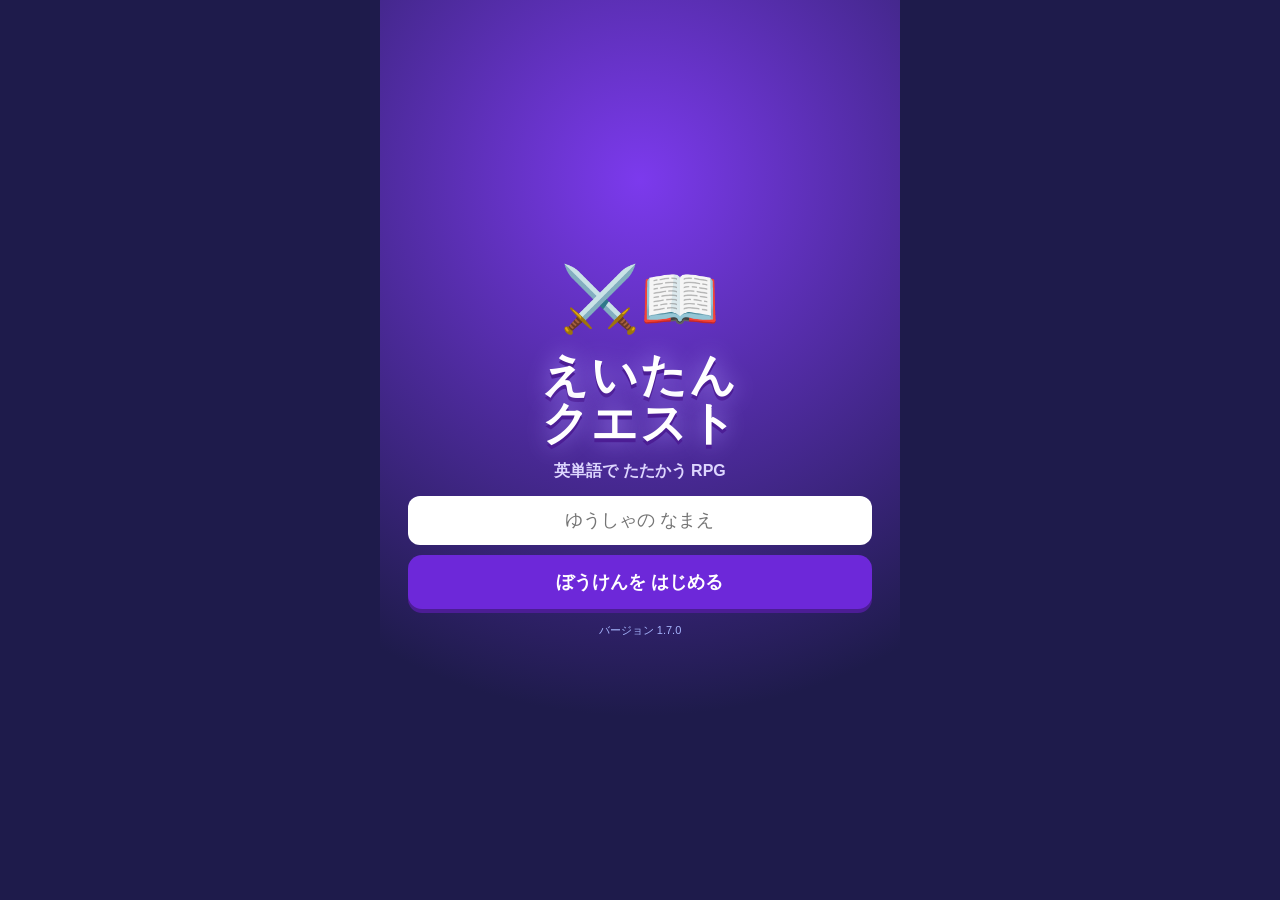
<file: EnglishGame/index.html>
<!DOCTYPE html>
<html lang="ja">
<head>
<meta charset="UTF-8">
<meta name="viewport" content="width=device-width, initial-scale=1.0, maximum-scale=1.0, user-scalable=no">
<meta http-equiv="Cache-Control" content="no-cache, no-store, must-revalidate">
<meta http-equiv="Pragma" content="no-cache">
<meta http-equiv="Expires" content="0">
<meta name="app-version" content="1.7.0">
<meta name="theme-color" content="#1e1b4b">
<title>えいたんクエスト - 英単語RPG</title>
<link rel="stylesheet" href="css/style.css?v=1.7.0">
</head>
<body>
<div id="app">

  <section id="scrTitle" class="screen show">
    <div class="title-wrap">
      <div class="title-logo">⚔️📖</div>
      <h1>えいたん<br>クエスト</h1>
      <p class="title-sub">英単語で たたかう RPG</p>
      <div id="titleNew">
        <input id="inpName" maxlength="8" placeholder="ゆうしゃの なまえ" autocomplete="off">
        <button class="btn big" onclick="Game.newGame()">ぼうけんを はじめる</button>
      </div>
      <div id="titleCont" class="hidden">
        <p id="titleWelcome"></p>
        <button class="btn big" onclick="Game.toMap()">つづきから</button>
        <button class="btn ghost small" onclick="Game.resetConfirm()">さいしょから やりなおす</button>
      </div>
      <p class="ver" id="verTxt"></p>
    </div>
  </section>

  <section id="scrMap" class="screen">
    <header class="hud">
      <div class="hud-hero"><span id="hudHero" class="hero-ico"></span><div><b id="hudName"></b><small id="hudLv"></small></div></div>
      <div class="hud-xp"><div class="bar"><div id="hudXpBar"></div></div></div>
      <div class="hud-streak" id="hudStreak"></div>
    </header>
    <div class="map-tabs" id="gradeTabs"></div>
    <div class="map-body" id="mapBody"></div>
    <nav class="bottom-nav">
      <button onclick="Game.startReview()"><span>🗼</span>おさらいの塔<em id="dueBadge"></em></button>
      <button onclick="Game.startTest()"><span>🔮</span>レベル診断</button>
      <button onclick="Game.showDex()"><span>📕</span>図鑑</button>
      <button onclick="Game.showBook()"><span>📒</span>単語ノート</button>
      <button onclick="Game.showSettings()"><span>⚙️</span>せってい</button>
    </nav>
  </section>

  <section id="scrLearn" class="screen">
    <div class="learn-head"><span id="learnStep"></span><button class="btn ghost small" onclick="Game.skipLearn()">たたかいへ ▶</button></div>
    <div class="card" id="learnCard">
      <button class="speak" onclick="Game.speakCurrent()">🔊</button>
      <div class="card-en" id="learnEn"></div>
      <div class="card-pos" id="learnPos"></div>
      <div class="card-ja" id="learnJa"></div>
      <div class="card-pat" id="learnPat"></div>
      <div class="card-ex" id="learnEx"></div>
    </div>
    <p class="learn-tip">例文も 声に出して 読んでみよう。つぎの たたかいで 出てくるよ！</p>
    <button class="btn big" id="learnNext" onclick="Game.nextLearn()">つぎへ ▶</button>
  </section>

  <section id="scrBattle" class="screen">
    <div class="battle-top">
      <div class="hearts" id="hearts"></div>
      <div class="combo" id="combo"></div>
      <button class="btn ghost tiny" onclick="Game.quitBattle()">にげる</button>
    </div>
    <div class="arena" id="arena">
      <div class="enemy-wrap">
        <div class="enemy-name" id="enemyName"></div>
        <div class="enemy-hp"><div id="enemyHp"></div></div>
        <div class="enemy" id="enemy"></div>
      </div>
      <div class="wave" id="wave"></div>
      <div class="fx" id="fx"></div>
    </div>
    <div class="timer"><div id="timerBar"></div></div>
    <div class="qbox">
      <div class="q-kind" id="qKind"></div>
      <div class="q-main" id="qMain"></div>
      <div class="q-sub" id="qSub"></div>
      <div class="q-area" id="qArea"></div>
      <div class="explain hidden" id="explain"></div>
    </div>
  </section>

  <section id="scrTest" class="screen">
    <div class="panel-head"><h2>🔮 レベル診断</h2><button class="btn ghost small" onclick="Game.toMap()">やめる</button></div>
    <div class="timer"><div id="testBar"></div></div>
    <div class="test-body" id="testBody">
      <p class="t-intro">英単語の 意味を えらんでね。知らない ときは「わからない」を おそう（当てずっぽうより 正確に 判定できます）。</p>
      <div class="q-kind" id="testStep"></div>
      <div class="q-main" id="testWord"></div>
      <div class="choices" id="testChoices"></div>
    </div>
  </section>

  <section id="scrResult" class="screen">
    <div class="result">
      <h2 id="resTitle"></h2>
      <div class="res-big" id="resIcon"></div>
      <div class="res-stats" id="resStats"></div>
      <div class="res-miss" id="resMiss"></div>
      <div class="res-btns" id="resBtns"></div>
    </div>
  </section>

  <section id="scrPanel" class="screen">
    <div class="panel-head"><h2 id="panelTitle"></h2><button class="btn ghost small" onclick="Game.toMap()">もどる</button></div>
    <div class="panel-body" id="panelBody"></div>
  </section>

  <div class="toast" id="toast"></div>
</div>

<script src="js/config.js?v=1.7.0"></script>
<script src="js/words_j1.js?v=1.7.0"></script>
<script src="js/words_j2.js?v=1.7.0"></script>
<script src="js/words_j3.js?v=1.7.0"></script>
<script src="js/words_h1.js?v=1.7.0"></script>
<script src="js/words_h2.js?v=1.7.0"></script>
<script src="js/words_h3.js?v=1.7.0"></script>
<script src="js/game.js?v=1.7.0"></script>
</body>
</html>
</file>
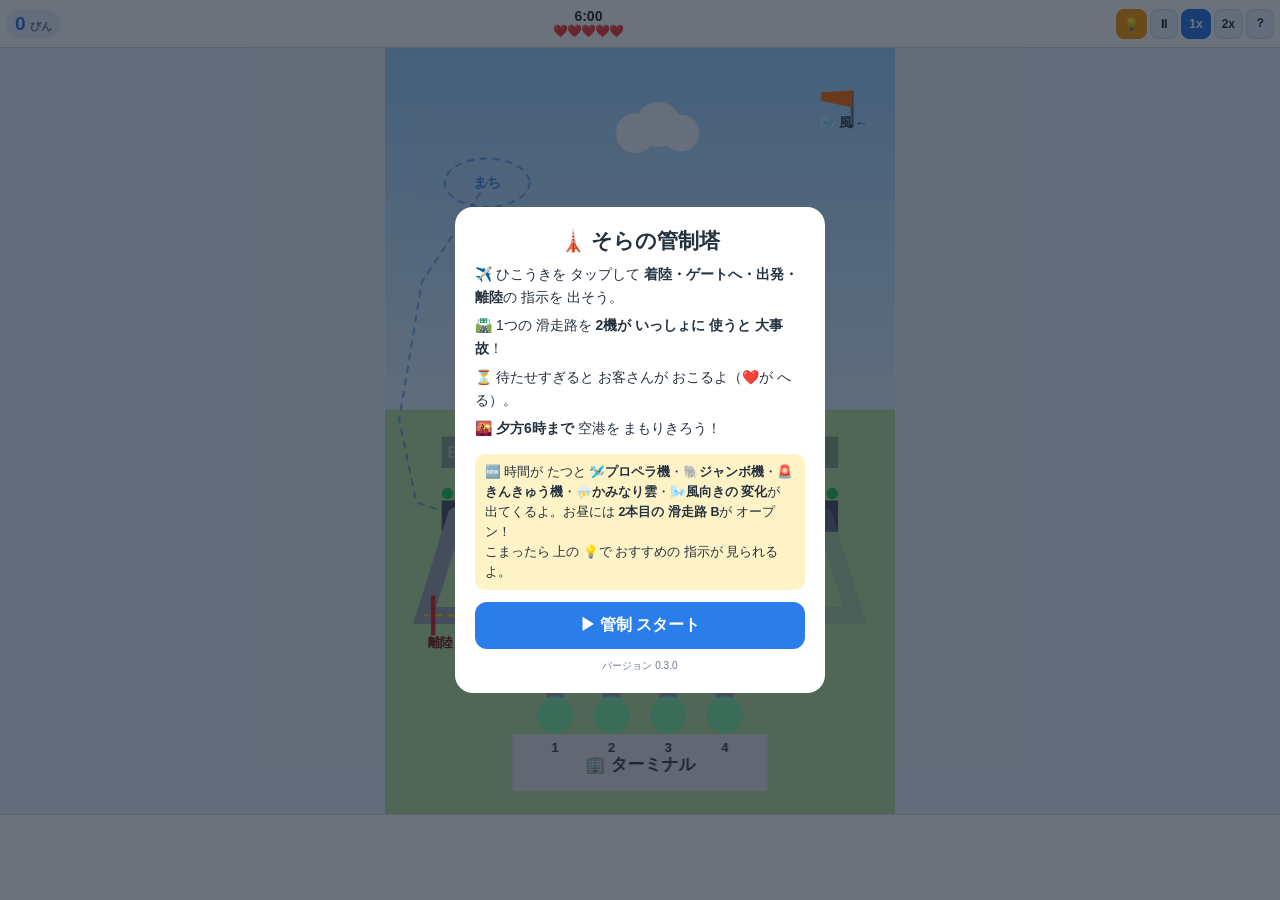
<file: Pilot/index.html>
<!DOCTYPE html>
<html lang="ja">
<head>
<meta charset="UTF-8">
<meta name="viewport" content="width=device-width, initial-scale=1.0, maximum-scale=1.0, user-scalable=no">
<meta http-equiv="Cache-Control" content="no-cache, no-store, must-revalidate">
<title>そらの管制塔 v0.3</title>
<style>
  :root { --bg:#eaf4ff; --panel:#fff; --text:#24313f; --sub:#6b7b8c; --line:#d5dfea; --accent:#2b7de9; }
  * { box-sizing:border-box; margin:0; padding:0; -webkit-user-select:none; user-select:none; -webkit-touch-callout:none; }
  html, body { width:100%; height:100dvh; overflow:hidden; background:var(--bg); color:var(--text);
    font-family:-apple-system,BlinkMacSystemFont,"Hiragino Sans","Yu Gothic",sans-serif; display:flex; flex-direction:column; }
  header { height:48px; background:var(--panel); border-bottom:1px solid var(--line); display:flex; align-items:center;
    justify-content:space-between; padding:0 6px; gap:4px; flex-shrink:0; }
  .score { display:flex; align-items:baseline; gap:4px; background:rgba(43,125,233,.1); padding:3px 9px; border-radius:14px; }
  .score b { font-size:19px; color:var(--accent); font-variant-numeric:tabular-nums; }
  .score span { font-size:11px; font-weight:700; color:var(--sub); }
  .mid { display:flex; flex-direction:column; align-items:center; line-height:1.1; }
  .clock { font-size:14px; font-weight:900; font-variant-numeric:tabular-nums; }
  .hearts { font-size:12px; letter-spacing:-1px; }
  .btns { display:flex; gap:3px; }
  .btns button { border:1px solid var(--line); background:var(--bg); border-radius:8px; height:30px; padding:0 7px;
    font-size:12px; font-weight:800; color:var(--text); cursor:pointer; }
  .btns button.on { background:var(--accent); color:#fff; border-color:var(--accent); }
  .btns button.gd.on { background:#f59e0b; border-color:#f59e0b; }
  #stage { flex:1; min-height:0; position:relative; display:flex; align-items:center; justify-content:center; }
  canvas { display:block; touch-action:none; }
  .radio { position:absolute; top:6px; left:50%; transform:translateX(-50%); max-width:96%;
    background:rgba(20,30,45,.85); color:#fff; font-size:12px; font-weight:700; padding:5px 12px; border-radius:14px;
    white-space:nowrap; overflow:hidden; text-overflow:ellipsis; pointer-events:none; transition:opacity .4s; }
  .radio.long { white-space:normal; text-align:center; line-height:1.45; }
  .radio.warn { background:rgba(200,30,30,.92); }
  .radio.hide { opacity:0; }
  footer { background:var(--panel); border-top:1px solid var(--line); padding:6px 8px 10px; flex-shrink:0; min-height:86px; }
  .sel { display:flex; align-items:center; gap:6px; font-size:13px; font-weight:800; margin-bottom:6px; min-height:22px; flex-wrap:wrap; }
  .sel .tag { padding:2px 8px; border-radius:8px; color:#fff; font-size:12px; }
  .sel .st { color:var(--sub); font-weight:700; font-size:12px; }
  .sel .tip { color:#b45309; font-weight:800; font-size:12.5px; }
  .cmds { display:flex; gap:6px; }
  .cmds button { flex:1; border:none; border-radius:12px; padding:11px 4px; font-size:15px; font-weight:900; color:#fff;
    background:var(--accent); cursor:pointer; }
  .cmds button.sub { background:#94a3b8; }
  .cmds button.go { background:#10b981; }
  .cmds button.gob { background:#0d9488; }
  .cmds button.warn { background:#ef4444; animation:pulse .6s infinite; }
  .cmds button.hint { box-shadow:0 0 0 3px #facc15; }
  .cmds .why { flex:1; font-size:12px; color:var(--sub); font-weight:700; align-self:center; text-align:center; }
  @keyframes pulse { 50% { transform:scale(1.04); } }
  .modal { position:fixed; inset:0; background:rgba(10,20,35,.6); display:none; align-items:center; justify-content:center; padding:16px; z-index:50; }
  .modal.show { display:flex; }
  .card { background:var(--panel); border-radius:18px; padding:20px; width:100%; max-width:370px; text-align:center; max-height:92dvh; overflow-y:auto; }
  .card h2 { font-size:21px; margin-bottom:8px; }
  .card p { font-size:13px; color:var(--sub); line-height:1.6; margin-bottom:12px; }
  .rules { text-align:left; font-size:14px; line-height:1.65; margin:0 0 14px; list-style:none; }
  .rules li { margin-bottom:5px; }
  .big { width:100%; padding:13px; border:none; border-radius:12px; background:var(--accent); color:#fff; font-size:16px; font-weight:900; cursor:pointer; }
  .big.night { background:#4338ca; }
  .sec { width:100%; padding:10px; border:2px solid var(--line); border-radius:12px; background:var(--bg); font-size:14px; font-weight:800; margin-top:8px; cursor:pointer; color:var(--text); }
  .stats { display:grid; grid-template-columns:1fr 1fr; gap:6px; margin:10px 0 14px; text-align:left; }
  .stat { background:var(--bg); border-radius:10px; padding:6px 8px; }
  .stat .k { font-size:10.5px; color:var(--sub); font-weight:700; } .stat .v { font-size:15px; font-weight:900; }
  .stars { font-size:34px; color:#f59e0b; letter-spacing:4px; }
  .goals { text-align:left; font-size:13px; font-weight:700; line-height:1.8; margin:6px 0 4px; }
  .ver { font-size:10px; color:var(--sub); margin-top:8px; }
  .new { text-align:left; font-size:12.5px; line-height:1.6; background:#fef3c7; border-radius:10px; padding:8px 10px; margin-bottom:12px; }
  .resultbar { position:absolute; left:6px; right:6px; bottom:6px; background:rgba(20,30,45,.88); color:#fff; border-radius:12px;
    padding:7px 10px; font-size:12px; font-weight:700; display:none; gap:8px; align-items:center; }
  .resultbar.show { display:flex; } .resultbar div { flex:1; }
  .resultbar button { border:none; border-radius:8px; padding:6px 10px; font-weight:800; background:var(--accent); color:#fff; }
</style>
</head>
<body>
<header>
  <div class="score"><b id="uiScore">0</b><span>びん</span></div>
  <div class="mid"><div class="clock" id="uiClock">6:00</div><div class="hearts" id="uiHearts"></div></div>
  <div class="btns">
    <button class="gd" id="bGuide" onclick="toggleGuide()">💡</button>
    <button id="bPause" onclick="setSpeed(0)">⏸</button>
    <button id="b1" class="on" onclick="setSpeed(1)">1x</button>
    <button id="b2" onclick="setSpeed(2)">2x</button>
    <button onclick="openHelp()">？</button>
  </div>
</header>
<div id="stage">
  <canvas id="cv"></canvas>
  <div class="radio hide" id="uiRadio"></div>
  <div class="resultbar" id="resultBar"><div id="rbText"></div><button onclick="showOver()">けっか</button><button onclick="newGame()">もういちど</button></div>
</div>
<footer>
  <div class="sel" id="uiSel"></div>
  <div class="cmds" id="uiCmds"></div>
</footer>

<div class="modal show" id="mStart">
  <div class="card">
    <h2>🗼 そらの管制塔</h2>
    <ul class="rules">
      <li>✈️ ひこうきを タップして <b>着陸・ゲートへ・出発・離陸</b>の 指示を 出そう。</li>
      <li>🛣️ 1つの 滑走路を <b>2機が いっしょに 使うと 大事故</b>！</li>
      <li>⏳ 待たせすぎると お客さんが おこるよ（❤️が へる）。</li>
      <li>🌇 <b>夕方6時まで</b> 空港を まもりきろう！</li>
    </ul>
    <div class="new">🆕 時間が たつと <b>🛩️プロペラ機</b>・<b>🐘ジャンボ機</b>・<b>🚨きんきゅう機</b>・<b>⛈️かみなり雲</b>・<b>🌬️風向きの 変化</b>が 出てくるよ。お昼には <b>2本目の 滑走路 B</b>が オープン！<br>こまったら 上の <b>💡</b>で おすすめの 指示が 見られるよ。</div>
    <button class="big" onclick="startGame()">▶ 管制 スタート</button>
    <p style="margin:10px 0 0" id="uiBest"></p>
    <div class="ver" id="uiVer"></div>
  </div>
</div>

<div class="modal" id="mClear">
  <div class="card">
    <h2>🌇 1日 おつかれさま！</h2>
    <div class="stars" id="clStars"></div>
    <div class="goals" id="clGoals"></div>
    <div class="stats" id="clStats"></div>
    <button class="big night" onclick="goNight()">🌙 よるの部へ（どこまで いける？）</button>
    <button class="sec" onclick="newGame()">もういちど 朝から</button>
  </div>
</div>

<div class="modal" id="mOver">
  <div class="card">
    <h2 id="ovTitle">⚠️</h2>
    <p id="ovReason"></p>
    <div style="font-size:28px;font-weight:900;color:var(--accent)" id="ovScore"></div>
    <div class="stars" id="ovStars" style="font-size:24px"></div>
    <div class="stats" id="ovStats"></div>
    <button class="big" onclick="newGame()">もういちど</button>
    <button class="sec" onclick="viewBoard()">📷 さいごの 空港を 見る</button>
  </div>
</div>

<script>
'use strict';
const APP_VERSION = '0.3.0';
/* ============================================================
   そらの管制塔 — 空港を 管制する パズル風ゲーム
   v0.2: 機種3つ、着陸どうしの 間かく、🚨きんきゅう機、⛈️かみなり雲、夕方クリア＋★、よるの部、💡ガイド
   v0.3: 🌬️風向きの 変化（滑走路の 向きが 逆になる）、🛬2本目の 滑走路 B（着陸専用・Aを 横切って ゲートへ）
   ============================================================ */
const W = 360, H = 540;
// ---- 位置は「東向き（左から右へ 着陸・離陸）」で 書いておき、風が かわったら 左右を 反転する ----
const GROUND_Y = 255;
const RWY = { y: 330, x1: 50, x2: 310 };           // 滑走路 A（離陸と 着陸）
const RWB = { y: 285, x1: 50, x2: 310 };           // 滑走路 B（着陸専用・12時から）
const TWY = 400;
const HOLD_X = 28, EXIT_X = 290;
const CROSS_Y = 308;                                // B から おりた 機が A の 手前で まつ 線
const GATE_Y = 470;
const GATES = [120, 160, 200, 240].map(x => ({ x, plane: null }));
const FIX0 = { x: 72, y: 95 };
const FINAL0 = { A: [{ x: 26, y: 165 }, { x: 10, y: 262 }, { x: 22, y: 320 }, { x: RWY.x1, y: RWY.y }],
                 B: [{ x: 70, y: 150 }, { x: 44, y: 230 }, { x: 34, y: 278 }, { x: RWB.x1, y: RWB.y }] };
const SP = { air: 40, taxi: 32, lineup: 48 };
const TYPES = {
  prop:  { ja: 'プロペラ機', mark: '🛩️', final: 29, roll: 60, climb: 55, unload: 6,  pts: 1, size: 0.85,
           intro: '🆕 🛩️プロペラ機が 来るように なったよ。着陸が おそいので、うしろの ジェット機が 追いつかないように 気をつけて！' },
  jet:   { ja: 'ジェット機', mark: '',   final: 40, roll: 72, climb: 70, unload: 8,  pts: 1, size: 1.0 },
  jumbo: { ja: 'ジャンボ機', mark: '🐘', final: 44, roll: 52, climb: 58, unload: 13, pts: 2, size: 1.35,
           intro: '🆕 🐘ジャンボ機が 来るように なったよ。お客さんが 多いので 2びんぶん！ でも 滑走路も ゲートも 長く 使うよ。' }
};
const SPACING = 24;
const PATIENCE = 36;
const HOUR = 40;
const DAY_HOURS = 12;
const DAY_TARGET = 80;
const MAX_QUEUE = 3;
const HEARTS = 5;
const SEP_WARN = 36, SEP_CRASH = 14;
const EMG_FROM = 3, EMG_FUEL = 40, EMG_RATE = 0.18;
const STORM_FROM = 4, STORM_WARN = 12, STORM_LEN = 14;
const WIND_FROM = 5, WIND_WARN = 15, WIND_SWITCH = 6;
const RWB_OPEN = 6;                                 // 12時に B が オープン
const RWB_RATE = 0.75;                              // B が あいたら ひこうきが ふえる（間かく ×0.75）
const stormGap = () => 70 + Math.random() * 40;
const windGap = () => 85 + Math.random() * 40;
let ARR_START = 18, ARR_STEP = 0.35, ARR_FLOOR = 14.5;
const arrivalInterval = h => (h < DAY_HOURS ? Math.max(ARR_FLOOR, ARR_START - ARR_STEP * h) : Math.max(7, ARR_FLOOR - 0.6 * (h - DAY_HOURS + 1)))
  * (h >= RWB_OPEN ? RWB_RATE : 1);
const AIRLINES = [
  { n: 'そら', c: '#2b7de9' }, { n: 'にじ', c: '#e84a5f' }, { n: 'ほし', c: '#f59e0b' },
  { n: 'かぜ', c: '#10b981' }, { n: 'つき', c: '#8b5cf6' }
];

const cv = document.getElementById('cv');
const ctx = cv.getContext('2d');
let scale = 1, dpr = 1;
let planes = [], nextId = 1, selected = null;
let t = 0, score = 0, hearts = HEARTS, spawnT = 0, speed = 1;
let over = false, started = false, crashAt = null, overReason = '';
let dayDone = false, night = false, dayStars = 0;
let storm, wind, bOpen = false;
let D = 1;                                          // 1 = 東向き（→）、-1 = 西向き（←）
let seenTypes = new Set(), seenEmg = false;
let stats;
let guide = (() => { try { return localStorage.getItem('skyTowerGuide') !== '0'; } catch (e) { return true; } })();

// ---- 向きに あわせた 位置 ----
const X = x => (D > 0 ? x : W - x);
const fix = () => ({ x: X(FIX0.x), y: FIX0.y });
const finalPts = r => FINAL0[r].map(q => ({ x: X(q.x), y: q.y }));
const rwyOf = r => (r === 'B' ? RWB : RWY);

/* ---------- 音 ---------- */
let ac = null;
function tone(f, d = 0.08, type = 'sine', v = 0.07) {
  try {
    if (!ac) ac = new (window.AudioContext || window.webkitAudioContext)();
    const o = ac.createOscillator(), g = ac.createGain();
    o.type = type; o.frequency.value = f; g.gain.setValueAtTime(v, ac.currentTime);
    g.gain.exponentialRampToValueAtTime(0.001, ac.currentTime + d);
    o.connect(g); g.connect(ac.destination); o.start(); o.stop(ac.currentTime + d);
  } catch (e) { /* noop */ }
}

/* ---------- 画面 ---------- */
function resize() {
  const st = document.getElementById('stage');
  scale = Math.min(st.clientWidth / W, st.clientHeight / H);
  dpr = window.devicePixelRatio || 1;
  cv.style.width = W * scale + 'px'; cv.style.height = H * scale + 'px';
  cv.width = Math.round(W * scale * dpr); cv.height = Math.round(H * scale * dpr);
  ctx.setTransform(scale * dpr, 0, 0, scale * dpr, 0, 0);
}
window.addEventListener('resize', resize);

let radioTimer = null, radioLock = 0;
function radio(msg, warn = false, sec = 2.6) {
  if (performance.now() < radioLock && !warn) return;
  const el = document.getElementById('uiRadio');
  el.textContent = msg; el.classList.toggle('warn', warn); el.classList.toggle('long', sec > 3); el.classList.remove('hide');
  clearTimeout(radioTimer); radioTimer = setTimeout(() => el.classList.add('hide'), sec * 1000);
  if (sec > 3) radioLock = performance.now() + sec * 1000;
}

/* ---------- ひこうき ---------- */
function newName() {
  const a = AIRLINES[Math.floor(Math.random() * AIRLINES.length)];
  return { name: a.n + (10 + Math.floor(Math.random() * 89)), color: a.c };
}
function makePlane(state, x, y, type = 'jet') {
  const p = { id: nextId++, ...newName(), type, tp: TYPES[type], state, x, y, ang: 0, path: [], pi: 0, pat: 1, gate: null,
    timer: 0, ux: 1, uy: 0, blocked: false, angry: 0, warn: false, rwyWarn: false, sepWarn: false, rwy: 'A',
    emg: false, fuel: 0, holdA: Math.random() * 6.28, since: t };
  planes.push(p);
  return p;
}
function typeFor(h) {
  const r = Math.random();
  if (h < 1) return 'jet';
  if (h < 3) return r < 0.35 ? 'prop' : 'jet';
  return r < 0.3 ? 'prop' : r < 0.78 ? 'jet' : 'jumbo';
}
function setPath(p, pts, sp) { p.path = pts.map(q => ({ x: q.x, y: q.y, s: q.s || sp })); p.pi = 0; }
function pathLeft(p) {
  let d = 0, x = p.x, y = p.y;
  for (let i = p.pi; i < p.path.length; i++) { d += Math.hypot(p.path[i].x - x, p.path[i].y - y); x = p.path[i].x; y = p.path[i].y; }
  return d;
}
function finalLenFrom(x, y, r) {
  const F = finalPts(r);
  let d = Math.hypot(F[0].x - x, F[0].y - y);
  for (let i = 1; i < F.length; i++) d += Math.hypot(F[i].x - F[i - 1].x, F[i].y - F[i - 1].y);
  return d;
}
const airborne = p => ['inbound', 'holding', 'final', 'goAround'].includes(p.state);
const onGround = p => ['landing', 'crossWait', 'crossing', 'exitWait', 'taxiIn', 'taxiOut', 'holdShort'].includes(p.state);
const isMain = p => Math.abs(p.y - TWY) < 1 && Math.abs(p.uy) < 0.2;

function sees(a, b) {
  const rx = b.x - a.x, ry = b.y - a.y, d = Math.hypot(rx, ry);
  return d < SPACING && rx * a.ux + ry * a.uy > 4;
}
function blockedAhead(p) {
  for (const o of planes) {
    if (o === p || !onGround(o)) continue;
    if (o.state === 'crossWait' && p.state === 'landing' && p.rwy === 'A') continue;   // Aの 手前で 待つ 機は Aの じゃまを しない
    if (!sees(p, o)) continue;
    if (sees(o, p)) {
      const pm = isMain(p), om = isMain(o);
      if (pm && !om) continue;
      if ((!pm && !om) || (pm && om)) { if (p.id < o.id) continue; }
    }
    return true;
  }
  return false;
}
function follow(p, dt, ground) {
  while (dt > 1e-6 && p.pi < p.path.length) {
    const q = p.path[p.pi], dx = q.x - p.x, dy = q.y - p.y, d = Math.hypot(dx, dy);
    if (d < 0.01) { p.pi++; continue; }
    p.ux = dx / d; p.uy = dy / d;
    if (ground && blockedAhead(p)) { p.blocked = true; return false; }
    p.blocked = false;
    const step = Math.min(d, q.s * dt);
    p.x += p.ux * step; p.y += p.uy * step; p.ang = Math.atan2(p.uy, p.ux);
    dt -= step / q.s;
  }
  return p.pi >= p.path.length;
}

/* ---------- 滑走路 ---------- */
const crossingA = o => o.state === 'crossing' && o.y > RWY.y - 14 && o.y < RWY.y + 14;
function runwayUser(except, r = 'A') {
  return planes.find(o => o !== except && (
    (o.state === 'landing' && o.rwy === r && o.y < rwyOf(r).y + 8) ||
    (r === 'A' && o.state === 'takeoff' && D * (X(RWY.x2) - o.x) > 2) ||
    (r === 'A' && (crossingA(o) || (o.state === 'crossing' && o.y < RWY.y)))));
}
function runwayClearIn(u) {
  if (!u) return 0;
  if (u.blocked) return Infinity;
  if (u.state === 'takeoff') {
    const roll = Math.max(0, D * (X(RWY.x2) - u.x)) / (u.tp.roll + 20);
    return u.pi === 0 ? Math.hypot(X(RWY.x1) - u.x, RWY.y - u.y) / SP.lineup + (RWY.x2 - RWY.x1) / (u.tp.roll + 20) : roll;
  }
  if (u.state === 'landing') return Math.max(0, D * (X(EXIT_X) - u.x)) / u.tp.roll + 0.4;
  if (u.state === 'crossing') return Math.max(0, RWY.y + 14 - u.y) / SP.taxi;
  return 0;
}
const takeoffDur = p => Math.hypot(RWY.x1 - HOLD_X, RWY.y - TWY) / SP.lineup + (RWY.x2 - RWY.x1) / (p.tp.roll + 20);
function etaThreshold(p) { return p.state === 'final' ? pathLeft(p) / p.tp.final : Infinity; }
const finals = r => planes.filter(p => p.state === 'final' && (!r || p.rwy === r));
const minEta = r => Math.min(Infinity, ...finals(r).map(etaThreshold));
const queueCount = () => planes.filter(p => p.state === 'taxiOut' || p.state === 'holdShort').length;
const freeGate = () => GATES.filter(g => !g.plane).sort((a, b) => D * (b.x - a.x))[0];
// 滑走路が しまるまで 何秒か（かみなり・風）。しまっている 間は 0
function closingIn() {
  let s = Infinity;
  if (storm.phase === 'closed' || wind.phase === 'switch') return 0;
  if (storm.phase === 'warn') s = Math.min(s, storm.t);
  if (wind.phase === 'warn') s = Math.min(s, wind.t);
  return s;
}
function closedWhy() {
  if (storm.phase === 'closed') return `⛈️ かみなり中は 使えないよ（あと${Math.ceil(storm.t)}秒）`;
  if (wind.phase === 'switch') return `🌬️ 滑走路の 向きを かえているよ（あと${Math.ceil(wind.t)}秒）`;
  return null;
}

/* ---------- 指示 ---------- */
function canDo(p) {
  const cw = closedWhy();
  switch (p.state) {
    case 'inbound': case 'holding':
      if (cw) return { why: cw };
      return { k: 'land', label: p.emg ? '🚨 きんきゅう着陸 OK' : '🛬 着陸して よし', cls: p.emg ? 'warn' : 'go' };
    case 'final': return { k: 'goAround', label: '🔁 着陸 やりなおし', cls: p.warn ? 'warn' : 'sub' };
    case 'exitWait': return freeGate() ? { k: 'gate', label: '🅿️ ゲートへ', cls: 'go' } : { why: 'ゲートが あいていないよ（出発させて あけよう）' };
    case 'ready': return queueCount() < MAX_QUEUE ? { k: 'push', label: '🛫 出発（滑走路の 手前へ）', cls: 'go' } : { why: `離陸まちが ${MAX_QUEUE}機で いっぱいだよ` };
    case 'holdShort': {
      if (cw) return { why: cw };
      const u = runwayUser(p, 'A');
      if (u) return { why: u.state === 'crossing' ? `${u.name}が 滑走路Aを わたっているよ` : `滑走路Aに ${u.name}が いるよ` };
      return { k: 'takeoff', label: '🚀 離陸して よし', cls: 'go' };
    }
  }
  return null;
}
function goAround(p, msg) {
  p.state = 'goAround'; p.warn = p.rwyWarn = p.sepWarn = false; p.pat = Math.max(0, p.pat - 0.15); stats.goAround++;
  const F = fix();
  setPath(p, [{ x: p.x + 30 * D, y: p.y - 40 }, F], SP.air);
  radio(msg || `🗼 ${p.name}、着陸 やりなおし。上空で 待って ください。`); tone(440, 0.15, 'square', 0.05);
}
function command(p, k, r = 'A') {
  if (!p || over) return;
  const c = canDo(p);
  if (!c || c.k !== k) return;
  if (k === 'land') {
    if (r === 'B' && !bOpen) r = 'A';
    p.state = 'final'; p.warn = false; p.rwy = r;
    setPath(p, finalPts(r), p.tp.final);
    radio(`🗼 ${p.name}、滑走路${r}に 着陸して よろしい。`); tone(660); tone(880, 0.1);
  } else if (k === 'goAround') {
    goAround(p);
  } else if (k === 'gate') {
    const g = freeGate(); g.plane = p; p.gate = g; p.state = 'taxiIn';
    setPath(p, [{ x: p.x, y: TWY }, { x: g.x, y: TWY }, { x: g.x, y: GATE_Y }], SP.taxi);
    radio(`🗼 ${p.name}、${GATES.indexOf(g) + 1}番ゲートへ どうぞ。`); tone(620);
  } else if (k === 'push') {
    p.state = 'taxiOut';
    setPath(p, [{ x: p.gate.x, y: TWY }, { x: X(HOLD_X), y: TWY }], SP.taxi);
    radio(`🗼 ${p.name}、滑走路Aの 手前まで 進んで ください。`); tone(620);
  } else if (k === 'takeoff') {
    p.state = 'takeoff';
    setPath(p, [{ x: X(RWY.x1), y: RWY.y, s: SP.lineup }, { x: X(RWY.x2), y: RWY.y, s: p.tp.roll + 20 }, { x: X(W + 40), y: 220, s: p.tp.climb }], SP.taxi);
    radio(`🗼 ${p.name}、離陸して よろしい。いってらっしゃい！`); tone(700); tone(990, 0.12);
  }
  if (selected === p && !canDo(p)) selected = null;
  renderCmds();
}

/* ---------- 💡 ガイド（おすすめの 指示） ---------- */
function landSafe(p, r = 'A') {
  if (r === 'B' && !bOpen) return false;
  const T = finalLenFrom(p.x, p.y, r) / p.tp.final;
  if (closingIn() < T + 4) return false;
  const hs = r === 'A' && planes.find(q => q.state === 'holdShort');
  for (const f of finals(r)) {
    const occ = (EXIT_X - RWY.x1) / f.tp.roll + 0.8;
    if (T < etaThreshold(f) + occ + (hs ? takeoffDur(hs) + 1.2 : 1.5)) return false;
  }
  if (runwayUser(null, r) && runwayClearIn(runwayUser(null, r)) > T - 0.5) return false;
  if (planes.filter(q => q.state === 'exitWait' || q.state === 'landing' || q.state === 'crossWait').length >= 2 && !freeGate()) return false;
  if (r === 'B' && planes.filter(q => q.state === 'crossWait' || (q.state === 'landing' && q.rwy === 'B')).length >= 1 && T < 9) return false;
  return true;
}
function takeoffSafe(p) {
  if (minEta('A') < takeoffDur(p) + 0.8) return false;
  if (closingIn() < takeoffDur(p) + 1) return false;
  return true;
}
function bestRunway(p) {
  const order = bOpen ? (planes.some(q => q.state === 'holdShort' || q.state === 'taxiOut') ? ['B', 'A'] : ['A', 'B']) : ['A'];
  return order.find(r => landSafe(p, r));
}
function suggest() {
  const ok = (p, k) => { const c = canDo(p); return c && c.k === k; };
  const w = planes.find(p => p.warn); if (w) return { p: w, k: 'goAround', why: 'このままだと あぶない！' };
  const em = planes.find(p => p.emg && ok(p, 'land') && bestRunway(p)); if (em) return { p: em, k: 'land', r: bestRunway(em), why: 'きんきゅう機を さいしょに' };
  const g = planes.find(p => ok(p, 'gate')); if (g) return { p: g, k: 'gate', why: '出口を あけよう' };
  const hs = planes.find(p => ok(p, 'takeoff')); if (hs && takeoffSafe(hs)) return { p: hs, k: 'takeoff', why: 'つぎの 着陸まで 時間が ある' };
  const hold = planes.filter(p => ok(p, 'land') && bestRunway(p)).sort((a, b) => (b.emg - a.emg) || (a.pat - b.pat));
  if (hold.length) {
    const r = bestRunway(hold[0]);
    return { p: hold[0], k: 'land', r, why: r === 'B' ? 'Bに おろせば Aで 離陸できる' : planes.some(q => q.state === 'holdShort') ? '離陸の すきまを あけて 着陸' : '前の ひこうきと 間が あいている' };
  }
  const rd = planes.filter(p => ok(p, 'push')).sort((a, b) => a.pat - b.pat)[0]; if (rd) return { p: rd, k: 'push', why: 'ゲートを あけよう' };
  return null;
}

/* ---------- できごと ---------- */
function crash(a, b, why) {
  over = true; crashAt = { x: (a.x + b.x) / 2, y: (a.y + b.y) / 2 };
  overReason = `${a.name}と ${b.name}が ${why}`;
  tone(160, 0.6, 'sawtooth', 0.12);
  finish('💥 ニアミス！');
}
function loseHearts(n, msg) {
  hearts -= n; radio(msg, true, 3);
  if (hearts <= 0) { overReason = '空港の 評判が 0に なっちゃった…'; over = true; finish('😢 評判 0'); return true; }
  return false;
}
function spawnArrival(h) {
  const type = typeFor(h);
  const p = makePlane('inbound', 40 + Math.random() * 280, -20, type);
  setPath(p, [fix()], SP.air);
  if (h >= EMG_FROM && !planes.some(q => q.emg) && Math.random() < EMG_RATE) {
    p.emg = true; p.fuel = EMG_FUEL; stats.emg++;
    if (!seenEmg) { seenEmg = true; radio(`🆕 🚨きんきゅう機！ ${p.name}「ぐあいの わるい お客さんが います。すぐ 着陸させて！」 ねんりょうが なくなる 前に おろそう`, true, 6); }
    else radio(`🚨 ${p.name}「きんきゅうです！ すぐ 着陸させて ください！」`, true);
    tone(900, 0.12, 'square', 0.06); tone(700, 0.12, 'square', 0.06);
  } else if (!seenTypes.has(type) && TYPES[type].intro) radio(TYPES[type].intro, false, 6);
  else radio(`✈️ ${p.name}${p.tp.mark}「着陸したいです。どうぞ」`);
  seenTypes.add(type);
}
function updateStorm(dt, h) {
  if (h < STORM_FROM) return;
  if (storm.phase === 'none') {
    if (wind.phase !== 'none') return;
    storm.next -= dt;
    if (storm.next <= 0) {
      storm.phase = 'warn'; storm.t = STORM_WARN; stats.storms++;
      radio(stats.storms === 1 ? `🆕 ⛈️ かみなり雲が 来るよ！ ${STORM_WARN}秒後に 滑走路を しめるよ。それまでに 着陸できない ひこうきは 上で 待たせよう`
                               : `⛈️ かみなり雲が 来るよ！ ${STORM_WARN}秒後に 滑走路を しめるよ`, true, stats.storms === 1 ? 6 : 3);
      tone(240, 0.3, 'triangle', 0.08);
    }
  } else if (storm.phase === 'warn') {
    storm.t -= dt;
    if (storm.t <= 0) {
      storm.phase = 'closed'; storm.t = STORM_LEN;
      for (const q of finals()) goAround(q, `⛈️ かみなりで ${q.name}は 着陸 やりなおし！`);
      tone(120, 0.5, 'sawtooth', 0.06);
    }
  } else {
    storm.t -= dt;
    if (storm.t <= 0) { storm.phase = 'none'; storm.next = stormGap(); radio('☀️ かみなり雲が いなくなったよ。滑走路 再開！'); }
  }
}
// 🌬️ 風向きの 変化：予告 → 向きかえ（しめきり）→ 逆向きで 再開
function updateWind(dt, h) {
  if (h < WIND_FROM) return;
  if (wind.phase === 'none') {
    if (storm.phase !== 'none') return;
    wind.next -= dt;
    if (wind.next <= 0) {
      wind.phase = 'warn'; wind.t = WIND_WARN; stats.winds++;
      const dir = D > 0 ? '←（右から 左へ）' : '→（左から 右へ）';
      radio(stats.winds === 1
        ? `🆕 🌬️ 風向きが かわるよ！ ひこうきは 向かい風で おりるので、${WIND_WARN}秒後に 滑走路の 向きが ${dir}に なるよ。上で 待つ 場所も かわるよ`
        : `🌬️ 風向きが かわるよ！ ${WIND_WARN}秒後に 滑走路の 向きが ${dir}に`, true, stats.winds === 1 ? 6.5 : 3);
      tone(330, 0.25, 'triangle', 0.07);
    }
  } else if (wind.phase === 'warn') {
    wind.t -= dt;
    if (wind.t <= 0) {
      wind.phase = 'switch'; wind.t = WIND_SWITCH;
      for (const q of finals()) goAround(q, `🌬️ 風が かわったので ${q.name}は 着陸 やりなおし！`);
      flipRunway();
      tone(180, 0.4, 'triangle', 0.06);
    }
  } else {
    wind.t -= dt;
    if (wind.t <= 0) { wind.phase = 'none'; wind.next = windGap(); radio(`🌬️ 向きかえ かんりょう！ 滑走路は ${D > 0 ? '→' : '←'} 向きだよ`); }
  }
}
function flipRunway() {
  D = -D;
  const F = fix();
  for (const p of planes) {
    if (['inbound', 'holding', 'goAround'].includes(p.state)) { p.state = 'goAround'; setPath(p, [F], SP.air); }
    else if (p.state === 'holdShort' || p.state === 'taxiOut') {
      const pts = [];
      if (p.y > TWY + 0.5) pts.push({ x: p.x, y: TWY });
      pts.push({ x: X(HOLD_X), y: TWY });
      p.state = 'taxiOut'; setPath(p, pts, SP.taxi);
    }
  }
}
function openRunwayB() {
  bOpen = true;
  radio('🆕 🛬 2本目の 滑走路 B が オープン！ Bは 着陸せんよう。Bに おりた ひこうきは、Aが あいたら Aを わたって ゲートへ 行くよ。ひこうきも ふえるよ！', false, 7);
  tone(523, 0.12, 'triangle'); tone(784, 0.18, 'triangle');
}

/* ---------- 進行 ---------- */
function update(dt) {
  if (over || speed === 0 || !started) return;
  dt *= speed; t += dt;
  const h = Math.floor(t / HOUR);
  if (!dayDone && t >= DAY_HOURS * HOUR) { dayDone = true; dayClear(); return; }
  if (!bOpen && h >= RWB_OPEN) openRunwayB();

  spawnT -= dt;
  if (spawnT <= 0) { spawnT = arrivalInterval(h) * (0.8 + Math.random() * 0.4); spawnArrival(h); }
  updateStorm(dt, h);
  updateWind(dt, h);

  for (const p of planes.slice()) {
    p.angry = Math.max(0, p.angry - dt);
    if (p.emg && airborne(p)) {
      p.fuel -= dt;
      if (p.fuel <= 0) {
        planes.splice(planes.indexOf(p), 1); if (selected === p) selected = null; stats.emgLost++;
        if (loseHearts(2, `🚨 ${p.name}は ねんりょうが なくなりそうで、ほかの 空港へ 行っちゃった…（❤️-2）`)) return;
        continue;
      }
    }
    switch (p.state) {
      case 'inbound': case 'goAround':
        if (follow(p, dt, false)) { p.state = 'holding'; p.since = t; }
        break;
      case 'holding': {
        p.holdA += dt * 0.9;
        const F = fix();
        const slot = planes.filter(o => o.state === 'holding' && o.since < p.since).length;
        const r = 22 + slot * 13;
        const tx = F.x + Math.cos(p.holdA) * r, ty = F.y + Math.sin(p.holdA) * r * 0.55;
        p.ang = Math.atan2(ty - p.y, tx - p.x); p.x += (tx - p.x) * Math.min(1, dt * 3); p.y += (ty - p.y) * Math.min(1, dt * 3);
        break;
      }
      case 'final': {
        const done = follow(p, dt, false);
        const u = runwayUser(p, p.rwy);
        p.rwyWarn = !!u && etaThreshold(p) < 3.2 && runwayClearIn(u) > etaThreshold(p) - 0.2;
        if (done) {
          if (u) { crash(p, u, `滑走路${p.rwy}で ぶつかりそうに なった！`); return; }
          p.state = 'landing'; p.warn = p.rwyWarn = p.sepWarn = false;
          if (p.emg) { p.emg = false; score += 2; stats.emgSaved++; radio(`🚑 ${p.name}「たすかりました！ ありがとう！」 ボーナス+2`, false, 3); tone(1040, 0.15, 'triangle'); }
          const R = rwyOf(p.rwy);
          setPath(p, [{ x: X(EXIT_X), y: R.y, s: p.tp.roll }, { x: X(EXIT_X), y: p.rwy === 'B' ? CROSS_Y : 385, s: SP.taxi }], p.tp.roll);
          if (p.rwy === 'B') stats.landB++;
          tone(500, 0.06);
        }
        break;
      }
      case 'landing':
        if (follow(p, dt, true)) {
          if (p.rwy === 'B') { p.state = 'crossWait'; p.since = t; }
          else { p.state = 'exitWait'; p.since = t; radio(`✈️ ${p.name}「着陸しました。ゲートを ください」`); }
        }
        break;
      case 'crossWait': {
        // A が あいていて、A への 着陸が 4秒より 先なら 自動で わたる
        const u = runwayUser(p, 'A');
        const stubBusy = planes.some(o => o !== p && Math.abs(o.x - p.x) < 4 && o.y > RWY.y + 4 && o.y < TWY - 1);   // 出口の 道に ひこうきが いたら 待つ（A の 上で 止まらないように）
        if (!u && !stubBusy && minEta('A') > 4 && closingIn() > 0) { p.state = 'crossing'; setPath(p, [{ x: p.x, y: 385 }], SP.taxi); }
        break;
      }
      case 'crossing':
        if (follow(p, dt, true)) { p.state = 'exitWait'; p.since = t; radio(`✈️ ${p.name}「Aを わたりました。ゲートを ください」`); }
        break;
      case 'taxiIn':
        if (follow(p, dt, true)) { p.state = 'unload'; p.timer = p.tp.unload; score += p.tp.pts; stats.arr++; tone(880, 0.06); }
        break;
      case 'unload':
        p.timer -= dt;
        if (p.timer <= 0) { Object.assign(p, newName()); p.state = 'ready'; p.pat = 1; p.since = t; radio(`✈️ ${p.name}「出発の じゅんび OK です」`); }
        break;
      case 'taxiOut':
        if (p.gate && p.y <= TWY + 0.5) { p.gate.plane = null; p.gate = null; }
        if (follow(p, dt, true)) { p.state = 'holdShort'; p.since = t; radio(`✈️ ${p.name}「離陸の じゅんび OK です」`); }
        break;
      case 'takeoff':
        if (follow(p, dt, false)) { planes.splice(planes.indexOf(p), 1); score += p.tp.pts; stats.dep++; if (selected === p) selected = null; }
        break;
    }
    const waiting = ['holding', 'exitWait', 'ready', 'holdShort'].includes(p.state);
    const slow = (['taxiOut', 'taxiIn', 'landing', 'crossing'].includes(p.state) && p.blocked) || p.state === 'crossWait';
    if (!p.emg && (waiting || slow)) {
      p.pat -= dt / PATIENCE * (slow ? 0.5 : 1);
      if (p.pat <= 0) {
        p.pat = 1; p.angry = 2.5; stats.angry++; tone(200, 0.3, 'square', 0.08);
        if (loseHearts(1, `😡 ${p.name}の お客さんが おこっちゃった！`)) return;
      }
    }
  }
  // 着陸どうしの 間かく（滑走路ごと）
  for (const r of ['A', 'B']) {
    const fs = finals(r).sort((a, b) => pathLeft(a) - pathLeft(b));
    for (const q of fs) q.sepWarn = false;
    for (let i = 1; i < fs.length; i++) {
      const l = fs[i - 1], f = fs[i], d = Math.hypot(f.x - l.x, f.y - l.y);
      if (d < SEP_CRASH) { crash(l, f, '空の 上で 近づきすぎて しまった！'); return; }
      if (d < SEP_WARN) f.sepWarn = true;
    }
  }
  for (const q of finals()) q.warn = q.rwyWarn || q.sepWarn;
  const w = planes.find(p => p.warn);
  if (w) {
    if (!selected || !selected.warn) { selected = w; renderCmds(); }
    radio(w.sepWarn ? `⚠️ あぶない！ ${w.name}が 前の ひこうきに 追いつきそう` : `⚠️ あぶない！ ${w.name}が 着陸しそう。滑走路${w.rwy}が つかわれているよ`, true);
  }
}

/* ---------- 入力 ---------- */
function pick(e) {
  if (!started || over) return;
  const r = cv.getBoundingClientRect(), pt = e.touches ? e.touches[0] : e;
  const x = (pt.clientX - r.left) / scale, y = (pt.clientY - r.top) / scale;
  let best = null, bd = 30;
  for (const p of planes) { const d = Math.hypot(p.x - x, p.y - y); if (d < bd) { bd = d; best = p; } }
  selected = best; if (best) tone(520, 0.04);
  renderCmds();
}
cv.addEventListener('mousedown', pick);
cv.addEventListener('touchstart', e => { e.preventDefault(); pick(e); }, { passive: false });

const STATE_JA = {
  inbound: '空港へ むかっている', holding: '上空で 着陸を まっている', final: '着陸に むかっている', goAround: '上空へ もどっている',
  landing: '着陸した', crossWait: '滑走路Aを わたるのを まっている', crossing: '滑走路Aを わたっている',
  exitWait: 'ゲートを まっている', taxiIn: 'ゲートへ 走っている', unload: 'お客さんが おりている',
  ready: '出発を まっている', taxiOut: '滑走路の 手前へ 走っている', holdShort: '離陸を まっている', takeoff: '離陸中'
};
const tagHtml = p => `<span class="tag" style="background:${p.color}">${p.name}${p.tp.mark}</span>`;
function renderCmds() {
  const sel = document.getElementById('uiSel'), box = document.getElementById('uiCmds');
  box.innerHTML = '';
  const sg = guide && !over ? suggest() : null;
  if (!selected || !planes.includes(selected)) {
    selected = null;
    if (sg) {
      const c = canDo(sg.p);
      const lab = sg.k === 'land' && bOpen ? `🛬 ${sg.r}に 着陸` : c.label;
      sel.innerHTML = `<span class="tip">💡 おすすめ：</span>${tagHtml(sg.p)}<span class="tip">を「${lab}」</span><span class="st">（${sg.why}）</span>`;
      const b = document.createElement('button');
      b.className = 'sub'; b.textContent = `${sg.p.name}を えらぶ`;
      b.onclick = () => { selected = sg.p; tone(520, 0.04); renderCmds(); };
      box.appendChild(b);
    } else {
      sel.innerHTML = '<span class="st">✈️ ひこうきを タップして えらんでね（❗が 出ている ひこうきは 指示を まっているよ）</span>';
    }
    return;
  }
  const p = selected;
  let extra = '';
  if (p.state === 'final') extra = `・滑走路${p.rwy}まで あと ${etaThreshold(p).toFixed(0)}秒`;
  if (p.state === 'unload') extra = `・あと ${Math.ceil(p.timer)}秒`;
  if (p.emg && airborne(p)) extra += `・ねんりょう あと${Math.ceil(p.fuel)}秒`;
  sel.innerHTML = `${tagHtml(p)}<span class="st">${p.tp.ja}・${STATE_JA[p.state]}${extra}</span>`;
  const c = canDo(p);
  if (!c) { box.innerHTML = '<div class="why">いまは 指示は いらないよ</div>'; return; }
  if (c.why) { box.innerHTML = `<div class="why">⏳ ${c.why}</div>`; return; }
  if (c.k === 'land' && bOpen) {
    for (const r of ['A', 'B']) {
      const b = document.createElement('button');
      b.className = (r === 'B' ? 'gob' : c.cls || '') + (p.emg ? ' warn' : '') + (sg && sg.p === p && sg.k === 'land' && sg.r === r ? ' hint' : '');
      b.textContent = `🛬 ${r}に 着陸` + (guide && !landSafe(p, r) ? ' 💡まだ' : '');
      b.onclick = () => command(p, 'land', r);
      box.appendChild(b);
    }
    return;
  }
  const b = document.createElement('button');
  b.className = (c.cls || '') + (sg && sg.p === p && sg.k === c.k ? ' hint' : '');
  b.textContent = c.label;
  b.onclick = () => command(p, c.k, 'A');
  box.appendChild(b);
  if (guide && c.k === 'land' && !landSafe(p, 'A')) {
    const why = document.createElement('div'); why.className = 'why'; why.style.flex = '0.9';
    why.textContent = closingIn() < 30 ? '💡 まもなく しまるよ' : '💡 まだ 早いかも';
    box.appendChild(why);
  }
  if (guide && c.k === 'takeoff' && !takeoffSafe(p)) {
    const why = document.createElement('div'); why.className = 'why'; why.style.flex = '0.9';
    why.textContent = closingIn() < 30 ? '💡 まもなく しまるよ' : '💡 着陸機が 近いよ';
    box.appendChild(why);
  }
}

/* ---------- 描画 ---------- */
function mix(a, b, k) {
  const pa = [1, 3, 5].map(i => parseInt(a.substr(i, 2), 16)), pb = [1, 3, 5].map(i => parseInt(b.substr(i, 2), 16));
  return '#' + pa.map((v, i) => Math.round(v + (pb[i] - v) * k).toString(16).padStart(2, '0')).join('');
}
function drawRunway(R, name, open, busy, closedNow, label, col) {
  const x1 = Math.min(X(R.x1), X(R.x2)), x2 = Math.max(X(R.x1), X(R.x2));
  ctx.globalAlpha = open ? 1 : 0.45;
  ctx.fillStyle = '#4b5563'; ctx.fillRect(x1 - 10, R.y - 11, x2 - x1 + 20, 22);
  ctx.strokeStyle = '#fff'; ctx.lineWidth = 2; ctx.setLineDash([10, 8]);
  ctx.beginPath(); ctx.moveTo(x1 + 14, R.y); ctx.lineTo(x2 - 14, R.y); ctx.stroke(); ctx.setLineDash([]);
  ctx.fillStyle = '#fff'; ctx.font = '900 11px sans-serif'; ctx.textAlign = 'center';
  ctx.fillText(name, X(R.x1) - 2 * D, R.y + 4);
  if (night && open) { ctx.fillStyle = '#fde047'; for (let x = x1 - 6; x <= x2 + 6; x += 22) { ctx.fillRect(x, R.y - 13, 2, 2); ctx.fillRect(x, R.y + 11, 2, 2); } }
  // 進む 向きの 矢印
  if (open) {
    ctx.fillStyle = 'rgba(255,255,255,.75)';
    for (const ax of [x1 + 70, x1 + 150]) {
      ctx.beginPath(); ctx.moveTo(ax + 7 * D, R.y + 7); ctx.lineTo(ax - 3 * D, R.y + 3); ctx.lineTo(ax - 3 * D, R.y + 11); ctx.closePath(); ctx.fill();
    }
  }
  ctx.globalAlpha = 1;
  if (!open) { ctx.fillStyle = '#92400e'; ctx.font = '800 10px sans-serif'; ctx.fillText(`🚧 滑走路${name}：12時 オープン`, (x1 + x2) / 2, R.y - 15); return; }
  ctx.fillStyle = busy || closedNow ? '#ef4444' : '#22c55e';
  for (const x of [x1 - 6, x2 + 6]) { ctx.beginPath(); ctx.arc(x, R.y - 16, 4, 0, 7); ctx.fill(); }
  ctx.font = '800 10.5px sans-serif'; ctx.fillStyle = col; ctx.fillText(label, (x1 + x2) / 2, R.y - 15);
}
function rwyLabel(r) {
  const busy = runwayUser(null, r);
  if (storm.phase === 'closed') return { busy, closed: true, label: `⛈️ かみなり中 しめきり（あと${Math.ceil(storm.t)}秒）`, col: '#ef4444' };
  if (wind.phase === 'switch') return { busy, closed: true, label: `🌬️ 向きかえ中（あと${Math.ceil(wind.t)}秒）`, col: '#ef4444' };
  const cl = closingIn();
  const who = busy ? (busy.state === 'crossing' ? `${busy.name}が わたっている` : `${busy.name}が 使用中`) : '';
  if (cl < Infinity) return { busy, closed: false, label: `${storm.phase === 'warn' ? '⛈️' : '🌬️'} あと${Math.ceil(cl)}秒で しまる` + (who ? `・${who}` : ''), col: '#c2410c' };
  if (busy) return { busy, closed: false, label: `滑走路${r}：${who}`, col: '#ef4444' };
  return { busy, closed: false, label: r === 'B' ? '滑走路B（着陸せんよう）：あいてる' : '滑走路A：あいてる', col: night ? '#86efac' : '#15803d' };
}
function draw(now) {
  const dusk = night ? 1 : Math.max(0, Math.min(1, (t / HOUR - (DAY_HOURS - 2)) / 2));
  const g = ctx.createLinearGradient(0, 0, 0, GROUND_Y);
  g.addColorStop(0, night ? '#1e1b4b' : mix('#9fd3ff', '#fb923c', dusk)); g.addColorStop(1, night ? '#3730a3' : mix('#dff1ff', '#fde68a', dusk));
  ctx.fillStyle = g; ctx.fillRect(0, 0, W, GROUND_Y);
  ctx.fillStyle = night ? '#365314' : '#b9e3a5'; ctx.fillRect(0, GROUND_Y, W, H - GROUND_Y);
  if (night) { ctx.fillStyle = '#fff'; for (let i = 0; i < 24; i++) { ctx.globalAlpha = 0.4 + 0.4 * Math.sin(now * 2 + i); ctx.fillRect((i * 97) % W, (i * 53) % 230, 2, 2); } ctx.globalAlpha = 1; }
  ctx.fillStyle = night ? 'rgba(255,255,255,.25)' : 'rgba(255,255,255,.8)';
  for (const [cx, cy, s] of [[230, 60, 1], [300, 150, .7], [160, 200, .8]]) {
    const ox = ((now * 4 * s * D) % 420 + 420) % 420 - 30;
    ctx.beginPath(); ctx.arc((cx + ox) % (W + 60) - 30, cy, 14 * s, 0, 7); ctx.arc((cx + ox) % (W + 60) - 14, cy - 6, 16 * s, 0, 7);
    ctx.arc((cx + ox) % (W + 60) + 2, cy, 13 * s, 0, 7); ctx.fill();
  }
  // まち地点と 着陸コース
  const F = fix();
  ctx.save(); ctx.setLineDash([4, 5]); ctx.lineWidth = 1.5;
  ctx.strokeStyle = 'rgba(43,125,233,.5)';
  ctx.beginPath(); ctx.ellipse(F.x, F.y, 30, 17, 0, 0, 7); ctx.stroke();
  for (const r of bOpen ? ['A', 'B'] : ['A']) {
    ctx.strokeStyle = r === 'B' ? 'rgba(13,148,136,.55)' : 'rgba(43,125,233,.5)';
    ctx.beginPath(); ctx.moveTo(F.x, F.y); for (const q of finalPts(r)) ctx.lineTo(q.x, q.y); ctx.stroke();
  }
  ctx.restore();
  ctx.fillStyle = night ? '#c7d2fe' : 'rgba(43,125,233,.85)'; ctx.font = '700 10px sans-serif'; ctx.textAlign = 'center';
  ctx.fillText('まち', F.x, F.y + 3);
  // 吹き流し（風）
  const wx = X(330), wy = 30;
  ctx.fillStyle = '#6b7280'; ctx.fillRect(wx - 1, wy, 2, 26);
  const flap = Math.sin(now * 6) * 2;
  ctx.fillStyle = '#f97316';
  ctx.beginPath(); ctx.moveTo(wx, wy); ctx.lineTo(wx - 22 * D, wy + 3 + flap); ctx.lineTo(wx - 22 * D, wy + 9 + flap); ctx.lineTo(wx, wy + 12); ctx.closePath(); ctx.fill();
  ctx.fillStyle = night ? '#e0e7ff' : '#334155'; ctx.font = '800 9px sans-serif';
  ctx.fillText(wind.phase === 'warn' ? `🌬️ あと${Math.ceil(wind.t)}秒で 逆に` : `🌬️ 風 ${D > 0 ? '←' : '→'}`, wx - 6 * D, wy + 26);

  // 滑走路
  const la = rwyLabel('A');
  drawRunway(RWY, 'A', true, la.busy, la.closed, la.label, la.col);
  const lb = rwyLabel('B');
  drawRunway(RWB, 'B', bOpen, lb.busy, lb.closed, lb.label, lb.col);

  // 誘導路・ゲート
  ctx.strokeStyle = '#9ca3af'; ctx.lineWidth = 12; ctx.lineCap = 'round';
  ctx.beginPath(); ctx.moveTo(X(EXIT_X), RWY.y); ctx.lineTo(X(EXIT_X), TWY); ctx.lineTo(X(HOLD_X), TWY); ctx.lineTo(X(RWY.x1), RWY.y); ctx.stroke();
  // 反対がわの 出口と 待ち（向きが かわったときに 使う）
  ctx.globalAlpha = 0.35;
  ctx.beginPath(); ctx.moveTo(W - X(EXIT_X), RWY.y); ctx.lineTo(W - X(EXIT_X), TWY); ctx.lineTo(W - X(HOLD_X), TWY); ctx.lineTo(W - X(RWY.x1), RWY.y); ctx.stroke();
  ctx.globalAlpha = 1;
  if (bOpen) { ctx.beginPath(); ctx.moveTo(X(EXIT_X), RWB.y); ctx.lineTo(X(EXIT_X), RWY.y); ctx.stroke(); }
  for (const gt of GATES) { ctx.beginPath(); ctx.moveTo(gt.x, TWY); ctx.lineTo(gt.x, GATE_Y); ctx.stroke(); }
  ctx.strokeStyle = '#facc15'; ctx.lineWidth = 1.5; ctx.setLineDash([5, 5]);
  ctx.beginPath(); ctx.moveTo(X(EXIT_X), TWY); ctx.lineTo(X(HOLD_X), TWY); ctx.stroke(); ctx.setLineDash([]);
  ctx.fillStyle = night ? '#d1d5db' : '#6b7280'; ctx.font = '700 9px sans-serif';
  ctx.fillText(D > 0 ? '◀ 誘導路（左へ 一方通行）' : '誘導路（右へ 一方通行） ▶', 180, TWY - 9);
  ctx.fillStyle = '#dc2626'; ctx.fillRect(X(HOLD_X) + 6 * D - 1.5, TWY - 14, 3, 28);
  ctx.fillStyle = night ? '#fecaca' : '#7f1d1d'; ctx.fillText('離陸まち', X(HOLD_X) + 20 * D, TWY + 22);
  if (bOpen) { ctx.fillStyle = '#dc2626'; ctx.fillRect(X(EXIT_X) - 9, CROSS_Y + 4, 18, 3); }
  ctx.fillStyle = night ? '#fef3c7' : '#e5e7eb'; ctx.fillRect(90, GATE_Y + 14, 180, 40);
  ctx.fillStyle = '#374151'; ctx.font = '800 12px sans-serif'; ctx.fillText('🏢 ターミナル', 180, GATE_Y + 39);
  GATES.forEach((gt, i) => {
    ctx.fillStyle = gt.plane ? '#fca5a5' : '#86efac';
    ctx.beginPath(); ctx.arc(gt.x, GATE_Y, 13, 0, 7); ctx.fill();
    ctx.fillStyle = '#374151'; ctx.font = '700 9px sans-serif'; ctx.fillText(String(i + 1), gt.x, GATE_Y + 26);
  });

  // かみなり雲
  if (storm.phase !== 'none') {
    const closedNow = storm.phase === 'closed';
    const a = closedNow ? 0.55 : 0.25 * (1 - storm.t / STORM_WARN) + 0.05;
    ctx.fillStyle = `rgba(55,65,81,${a})`; ctx.fillRect(0, 230, W, 140);
    ctx.font = closedNow ? '34px sans-serif' : '24px sans-serif';
    ctx.fillText('⛈️', 120, 250); ctx.fillText('⛈️', 250, 244);
    if (closedNow) {
      ctx.strokeStyle = 'rgba(191,219,254,.7)'; ctx.lineWidth = 1;
      for (let i = 0; i < 30; i++) { const x = (i * 37 + now * 140) % W, y = 230 + (i * 29 + now * 220) % 140; ctx.beginPath(); ctx.moveTo(x, y); ctx.lineTo(x - 3, y + 9); ctx.stroke(); }
      if (Math.sin(now * 9) > 0.97) { ctx.fillStyle = 'rgba(255,255,255,.35)'; ctx.fillRect(0, 0, W, H); }
    }
  }
  // 向きかえ中の 風
  if (wind.phase === 'switch') {
    ctx.strokeStyle = 'rgba(255,255,255,.7)'; ctx.lineWidth = 2;
    for (let i = 0; i < 8; i++) {
      const y = 240 + i * 14, x = ((now * 160 * -D + i * 70) % (W + 80) + W + 80) % (W + 80) - 40;
      ctx.beginPath(); ctx.moveTo(x, y); ctx.lineTo(x + 30 * -D, y); ctx.stroke();
    }
  }

  const sg = guide && !over ? suggest() : null;
  for (const p of planes) drawPlane(p, now, sg && sg.p === p);
  if (crashAt) { ctx.font = '40px sans-serif'; ctx.fillText('💥', crashAt.x, crashAt.y + 14); }
}
function drawPlane(p, now, hinted) {
  const air = airborne(p) || (p.state === 'takeoff' && D * (p.x - X(RWY.x2)) >= 0);
  const s = (air ? 1.15 : 0.95) * p.tp.size;
  if (air) { ctx.fillStyle = 'rgba(0,0,0,.12)'; ctx.beginPath(); ctx.ellipse(p.x + 6, p.y + 12, 9 * s, 4 * s, 0, 0, 7); ctx.fill(); }
  if (hinted) {
    ctx.save(); ctx.strokeStyle = '#f59e0b'; ctx.lineWidth = 2.5; ctx.setLineDash([4, 3]); ctx.lineDashOffset = -now * 20;
    ctx.beginPath(); ctx.arc(p.x, p.y, 21 + Math.sin(now * 6) * 2, 0, 7); ctx.stroke(); ctx.restore();
  }
  if (selected === p) { ctx.strokeStyle = '#facc15'; ctx.lineWidth = 3; ctx.beginPath(); ctx.arc(p.x, p.y, 17 * Math.max(1, s), 0, 7); ctx.stroke(); }
  if (p.emg && airborne(p)) {
    ctx.fillStyle = `rgba(239,68,68,${0.25 + 0.2 * Math.sin(now * 8)})`; ctx.beginPath(); ctx.arc(p.x, p.y, 19, 0, 7); ctx.fill();
  }
  ctx.fillStyle = p.color; ctx.globalAlpha = .85; ctx.beginPath(); ctx.arc(p.x, p.y, 11 * s, 0, 7); ctx.fill(); ctx.globalAlpha = 1;
  ctx.save(); ctx.translate(p.x, p.y); ctx.rotate(p.ang + Math.PI / 4);
  ctx.font = `${Math.round(16 * s)}px sans-serif`; ctx.textAlign = 'center'; ctx.textBaseline = 'middle'; ctx.fillText('✈️', 0, 1);
  ctx.restore();
  ctx.textBaseline = 'alphabetic'; ctx.textAlign = 'center';
  ctx.font = '800 9px sans-serif'; ctx.fillStyle = night && air ? '#fff' : '#1f2937';
  ctx.fillText(p.name + p.tp.mark, p.x, p.y + 12 * s + 10);
  if (p.emg && airborne(p)) {
    const w = 26, k = Math.max(0, p.fuel / EMG_FUEL);
    ctx.fillStyle = 'rgba(0,0,0,.25)'; ctx.fillRect(p.x - w / 2, p.y - 25, w, 4);
    ctx.fillStyle = k > 0.4 ? '#f59e0b' : '#ef4444'; ctx.fillRect(p.x - w / 2, p.y - 25, w * k, 4);
    ctx.font = '12px sans-serif'; ctx.fillText('🚨', p.x - 18, p.y - 18);
  }
  const c = canDo(p);
  const asking = (c && (c.k || c.why) && p.state !== 'final') || p.state === 'crossWait';
  if (asking && !p.emg) {
    ctx.strokeStyle = p.pat > .5 ? '#22c55e' : p.pat > .25 ? '#f59e0b' : '#ef4444'; ctx.lineWidth = 3;
    ctx.beginPath(); ctx.arc(p.x, p.y, 14 * Math.max(1, s), -Math.PI / 2, -Math.PI / 2 + Math.PI * 2 * p.pat); ctx.stroke();
    const bob = Math.sin(now * 6 + p.id) * 2;
    ctx.font = '13px sans-serif'; ctx.fillText(p.angry > 0 ? '😡' : p.state === 'crossWait' ? '⏳' : '❗', p.x + 13 * Math.max(1, s), p.y - 12 + bob);
  }
  if (p.state === 'final') {
    ctx.font = '800 10px sans-serif'; ctx.fillStyle = p.warn ? '#dc2626' : p.rwy === 'B' ? '#0f766e' : night ? '#bfdbfe' : '#1d4ed8';
    ctx.fillText(p.sepWarn ? 'ちかい！' : `${p.rwy} あと${etaThreshold(p).toFixed(0)}秒`, p.x, p.y - 15 * Math.max(1, s));
  }
  if (p.state === 'unload') { ctx.font = '800 9px sans-serif'; ctx.fillStyle = '#374151'; ctx.fillText(`🧳${Math.ceil(p.timer)}`, p.x, p.y - 15); }
}

/* ---------- UI ---------- */
function clockText() {
  const h = 6 + Math.floor(t / HOUR), m = Math.floor((t % HOUR) / HOUR * 60 / 10) * 10;
  return `${h}:${String(m).padStart(2, '0')}`;
}
function updateUI() {
  document.getElementById('uiScore').textContent = score;
  document.getElementById('uiClock').textContent = (night ? '🌙' : '') + clockText();
  document.getElementById('uiHearts').textContent = '❤️'.repeat(Math.max(0, hearts)) + '🤍'.repeat(Math.max(0, HEARTS - Math.max(0, hearts)));
  document.getElementById('bGuide').classList.toggle('on', guide);
}
function setSpeed(s) {
  speed = s;
  document.getElementById('bPause').classList.toggle('on', s === 0);
  document.getElementById('b1').classList.toggle('on', s === 1);
  document.getElementById('b2').classList.toggle('on', s === 2);
}
function toggleGuide() {
  guide = !guide;
  try { localStorage.setItem('skyTowerGuide', guide ? '1' : '0'); } catch (e) { /* noop */ }
  radio(guide ? '💡 ガイド オン：おすすめの 指示が 出るよ' : '💡 ガイド オフ：自分で 考えて みよう！');
  renderCmds(); updateUI();
}
function bestScore() { try { return +localStorage.getItem('skyTowerBest') || 0; } catch (e) { return 0; } }
function bestStars() { try { return +localStorage.getItem('skyTowerStars') || 0; } catch (e) { return 0; } }
const starStr = n => '★'.repeat(n) + '☆'.repeat(3 - n);
function statItems(best) {
  return [['がんばった 時間', clockText() + ' まで'], ['いちばんの 記録', best + ' びん'],
    ['🛬 到着 ／ 🛫 出発', `${stats.arr} ／ ${stats.dep}`], ['🛬 Bに 着陸', stats.landB + ' 機'],
    ['🚨 きんきゅう機', `${stats.emgSaved} / ${stats.emg} 機 たすけた`], ['🔁 やりなおし ／ 😡', `${stats.goAround} ／ ${stats.angry} 回`]]
    .map(([k, v]) => `<div class="stat"><div class="k">${k}</div><div class="v">${v}</div></div>`).join('');
}
function saveBest() {
  let best = bestScore();
  if (score > best) { best = score; try { localStorage.setItem('skyTowerBest', String(score)); } catch (e) { /* noop */ } }
  return best;
}
function dayClear() {
  setSpeed(0);
  const g = [[true, '夕方6時まで まもった'], [hearts >= 3, '❤️を 3つ以上 のこした'], [score >= DAY_TARGET, `${DAY_TARGET}びん 以上 はこんだ（${score}びん）`]];
  dayStars = g.filter(x => x[0]).length;
  if (dayStars > bestStars()) { try { localStorage.setItem('skyTowerStars', String(dayStars)); } catch (e) { /* noop */ } }
  const best = saveBest();
  document.getElementById('clStars').textContent = starStr(dayStars);
  document.getElementById('clGoals').innerHTML = g.map(([ok, s]) => (ok ? '✅ ' : '⬜ ') + s).join('<br>');
  document.getElementById('clStats').innerHTML = statItems(best);
  document.getElementById('mClear').classList.add('show');
  tone(523, 0.14, 'triangle'); tone(659, 0.14, 'triangle'); tone(784, 0.2, 'triangle');
}
function goNight() {
  document.getElementById('mClear').classList.remove('show');
  night = true; setSpeed(1);
  radio('🌙 よるの部 スタート！ ひこうきが どんどん ふえるよ。どこまで いけるかな？', false, 4);
}
function finish(title) {
  const best = saveBest();
  document.getElementById('ovTitle').textContent = title;
  document.getElementById('ovReason').textContent = overReason;
  document.getElementById('ovScore').textContent = `${score} びん`;
  document.getElementById('ovStars').textContent = dayDone ? `きょうの ひょうか ${starStr(dayStars)}` : '';
  document.getElementById('ovStats').innerHTML = statItems(best);
  document.getElementById('rbText').textContent = `${score}びん　${overReason}`;
  setTimeout(() => showOver(), 900);
  updateUI();
}
function showOver() { document.getElementById('resultBar').classList.remove('show'); document.getElementById('mOver').classList.add('show'); }
function viewBoard() { document.getElementById('mOver').classList.remove('show'); document.getElementById('resultBar').classList.add('show'); }
function openHelp() { if (!over) { setSpeed(0); document.getElementById('mStart').classList.add('show'); } }

function newGame() {
  planes = []; nextId = 1; selected = null; t = 0; score = 0; hearts = HEARTS; spawnT = 3;
  over = false; crashAt = null; overReason = ''; dayDone = false; night = false; dayStars = 0; D = 1; bOpen = false;
  storm = { phase: 'none', t: 0, next: 15 }; wind = { phase: 'none', t: 0, next: 25 };
  seenTypes = new Set(['jet']); seenEmg = false;
  stats = { arr: 0, dep: 0, goAround: 0, angry: 0, emg: 0, emgSaved: 0, emgLost: 0, storms: 0, winds: 0, landB: 0 };
  for (const g of GATES) g.plane = null;
  [[0, 2], [2, 6]].forEach(([gi, tm]) => {
    const g = GATES[gi], p = makePlane('unload', g.x, GATE_Y); p.timer = tm; p.gate = g; g.plane = p; p.ang = -Math.PI / 2;
  });
  ['mOver', 'mClear'].forEach(id => document.getElementById(id).classList.remove('show'));
  document.getElementById('resultBar').classList.remove('show');
  started = true; setSpeed(1); renderCmds(); updateUI();
}
function startGame() {
  document.getElementById('mStart').classList.remove('show');
  if (!started || over) newGame(); else setSpeed(1);
  tone(660, 0.1, 'triangle');
}

let last = performance.now(), cmdTick = 0;
function loop(ts) {
  const dt = Math.min(0.1, Math.max(0, (ts - last) / 1000)); last = ts;
  update(dt);
  cmdTick += dt; if (cmdTick > 0.25) { cmdTick = 0; if (!over && started) renderCmds(); updateUI(); }
  draw(ts / 1000);
  requestAnimationFrame(loop);
}
document.getElementById('uiVer').textContent = 'バージョン ' + APP_VERSION;
{ const b = bestScore(), s = bestStars(); document.getElementById('uiBest').textContent = b ? `いちばんの 記録：${b} びん　${starStr(s)}` : ''; }
storm = { phase: 'none', t: 0, next: 15 }; wind = { phase: 'none', t: 0, next: 25 };
stats = { arr: 0, dep: 0, goAround: 0, angry: 0, emg: 0, emgSaved: 0, emgLost: 0, storms: 0, winds: 0, landB: 0 };
resize(); updateUI();
requestAnimationFrame(loop);
</script>
</body>
</html>
</file>
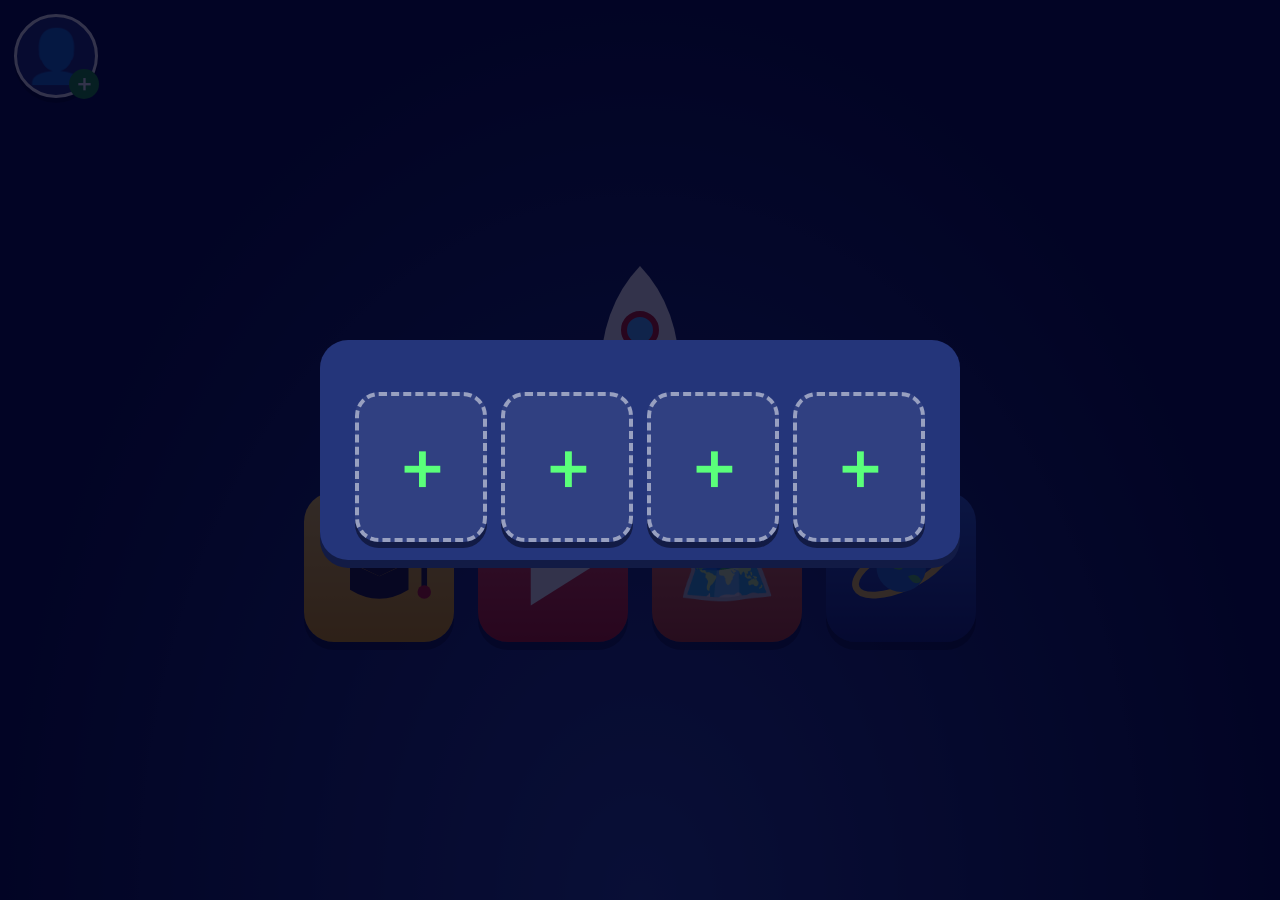
<file: Rocket/index.html>
<!DOCTYPE html>
<html lang="ja">
<head>
<meta charset="UTF-8">
<meta name="viewport" content="width=device-width,initial-scale=1,maximum-scale=1,user-scalable=no">
<title>ロケット ラボ</title>
<link rel="stylesheet" href="css/style.css">
</head>
<body>
<div id="app">
  <div id="palette"></div>
  <div id="mid">
    <div id="ladder"></div>
    <div id="stage"><div id="gridView"><div id="grid"></div></div><div id="pad"></div>
      <div id="scrollBtns"><button id="scrUp" aria-label="うえを みる"></button><button id="scrDown" aria-label="したを みる"></button></div></div>
  </div>
  <div id="bottom">
    <button class="small" id="home" aria-label="もどる"></button>
    <button class="small" id="clear" aria-label="ぜんぶけす"></button>
    <button class="small" id="prof" aria-label="うちあげかた"></button>
    <button id="launch" aria-label="はっしゃ"></button>
    <button class="small" id="mute" aria-label="おと"></button>
  </div>
</div>
<div id="fly"><canvas id="cv"></canvas><div id="rkWrap"><div id="flyRocket"></div></div><button id="btnPip" aria-label="ロケットを ちかくで みる"></button><div id="count"></div>
  <button id="btnAbort" aria-label="ちゅうし（ながおし）"><span class="ring"></span></button>
  <button id="btnRew" aria-label="ここから やりなおし（ながおし）"><span class="ring"></span></button>
  <button id="btnDone" aria-label="おわる（ゴールの はた）"></button>
  <div id="fctl">
    <button id="btnEng" aria-label="エンジン"></button>
    <button id="btnDir" aria-label="むき（まえ／うしろ）"></button>
    <button id="btnChute" aria-label="パラシュート"></button>
    <button id="btnMap" aria-label="ちず"></button>
  </div>
  <div id="fctl2">
    <button id="btnSep" aria-label="きりはなす（2かい おす）">✂️</button>
    <button id="btnFlag" aria-label="はたを たてる">🚩</button>
    <button id="btnFuel" aria-label="ねんりょうを いれる">⛽</button>
  </div>
  <div id="zctl">
    <button id="btnZin" aria-label="ちかくを みる（ズーム）"></button>
    <button id="btnZout" aria-label="とおくを みる（ズーム）"></button>
  </div>
</div>
<div id="result"><div id="resIcon"></div><div id="resStars"></div><div id="resInfo"></div><div id="resBtns"><button id="resNext" type="button" aria-label="つぎの ミッション">⏭️</button><button id="resMap" aria-label="ミッションの ちず">🗺️</button><button id="resRew" aria-label="ここから やりなおし"></button><button id="again" aria-label="もういっかい"></button></div></div>
<div id="toast" aria-live="polite"></div>
<div id="confirm"><div class="box"><div id="cfIcon"></div><div class="row"><button id="cfNo" aria-label="いいえ"></button><button id="cfYes" aria-label="はい"></button></div></div></div>
<div id="tutBubble"><div id="tutIcon"></div><button id="tutEar" aria-label="もういちど きく"></button></div>
<div id="tutHand">👆</div>
<div id="title">
  <div id="titleTop">
    <button id="who" aria-label="だれが あそぶ"></button>
    <button id="medBtn" aria-label="くんしょう と ワールド"></button>
  </div>
  <div id="titleRocket"></div>
  <div id="titleBtns">
    <button id="btnTut" aria-label="れんしゅう"></button>
    <button id="btnFree" aria-label="じゆうに あそぶ（たかさ）"></button>
    <button id="btnMis" aria-label="ミッション">🗺️</button>
    <button id="btnOrbit" aria-label="うちゅうモード"><span class="lockMark">🔒</span></button>
  </div>
</div>
<!-- v0.9 こどもを えらぶ -->
<div id="picker"><div class="box">
  <div id="slots"></div>
  <div id="avatars"></div>
  <button id="pkClose" aria-label="とじる"></button>
</div></div>
<!-- v0.9 勲章と ワールド -->
<div id="medals"><div class="box">
  <canvas id="worldCv"></canvas>
  <div id="wCount"></div>
  <div id="medGrid"></div>
  <button id="mdClose" aria-label="とじる"></button>
</div></div>
<!-- v0.14 ミッションの ちず -->
<div id="misMap"><div class="box"><div id="misRows"></div><button id="misClose" aria-label="とじる"></button></div></div>
<div id="badge"></div>
<button id="misBadge" type="button" aria-label="ミッションの あんないを もういちど きく"></button>
<div id="misGoal"><div id="mgIcon"></div><div id="mgTap">👆</div></div>
<div id="ver"></div>
<!-- 読み込み順に意味がある（RL という1つの入れ物に順番に足していく） -->
<script src="js/config.js"></script>
<script src="js/icons.js"></script>
<script src="js/parts.js"></script>
<script src="js/physics.js"></script>
<script src="js/space.js"></script>
<script src="js/physics2d.js"></script>
<script src="js/predict.js"></script>
<script src="js/save.js"></script>
<script src="js/audio.js"></script>
<script src="js/builder.js"></script>
<script src="js/flight.js"></script>
<script src="js/flight2d.js"></script>
<script src="js/tutorial.js"></script>
<script src="js/missions.js"></script>
<script src="js/main.js"></script>
</body>
</html>
</file>
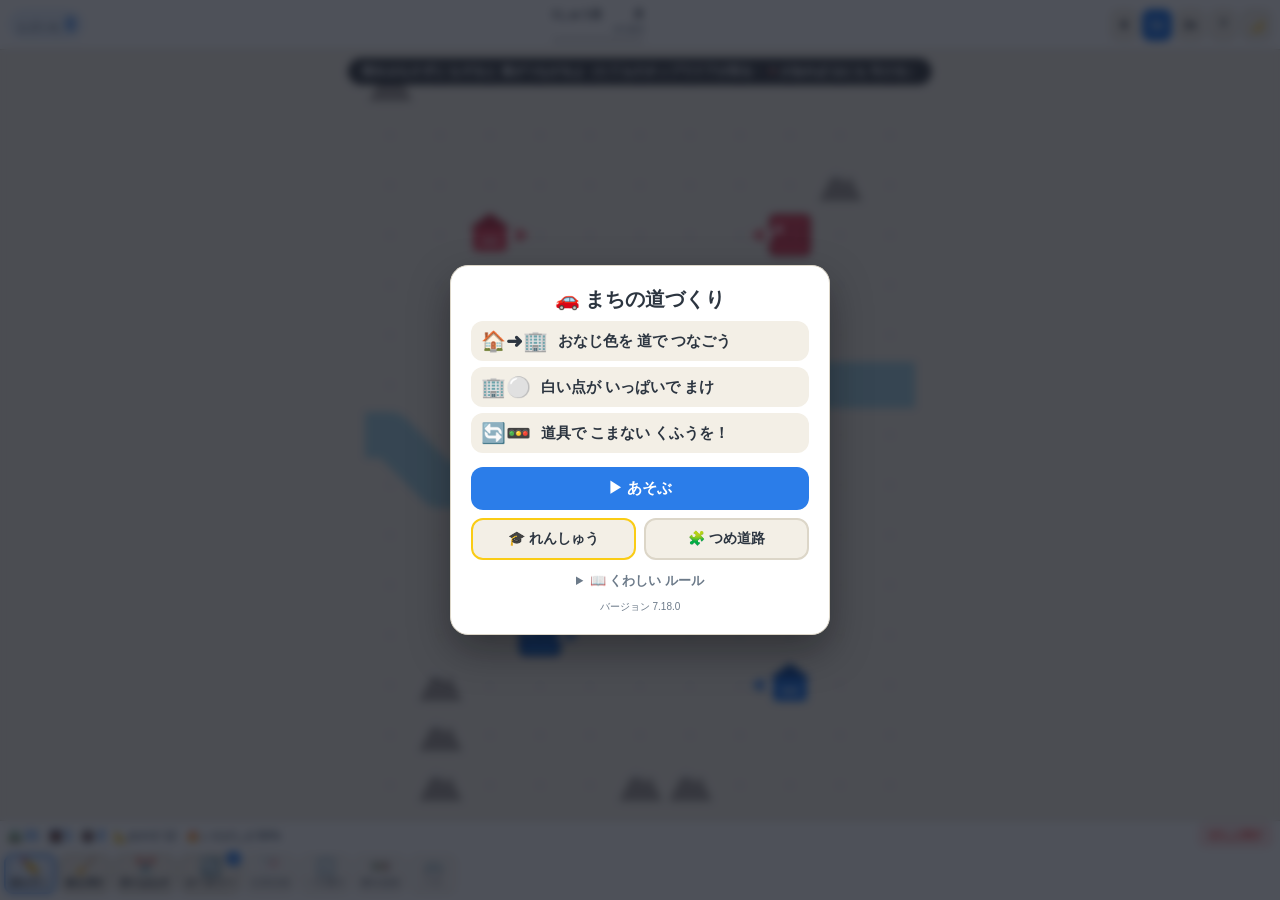
<file: TransantionGame/index.html>
<!DOCTYPE html>
<html lang="ja">
<head>
<meta charset="UTF-8">
<meta name="viewport" content="width=device-width, initial-scale=1.0, maximum-scale=1.0, user-scalable=no">
<meta http-equiv="Cache-Control" content="no-cache, no-store, must-revalidate">
<meta http-equiv="Pragma" content="no-cache">
<meta http-equiv="Expires" content="0">
<title>Pocket Transit v7.18 - まちの道づくりパズル</title>
<style>
  :root {
    --bg-main: #f3efe6; --bg-panel: #ffffff; --text-main: #2c3540;
    --text-sub: #6c7a89; --border-col: #dcd6c8; --accent: #2b7de9;
  }
  body.dark {
    --bg-main: #181c24; --bg-panel: #232936; --text-main: #eef2f7;
    --text-sub: #8c9bae; --border-col: #343d4f; --accent: #38bdf8;
  }
  * { box-sizing: border-box; margin: 0; padding: 0; user-select: none; -webkit-user-select: none; -webkit-touch-callout: none; }
  html, body {
    width: 100%; height: 100dvh; overflow: hidden;
    background: var(--bg-main); color: var(--text-main);
    font-family: -apple-system, BlinkMacSystemFont, "Hiragino Sans", "Yu Gothic", sans-serif;
    display: flex; flex-direction: column;
  }
  header {
    height: 50px; background: var(--bg-panel); border-bottom: 1px solid var(--border-col);
    display: flex; align-items: center; justify-content: space-between;
    padding: 0 8px; flex-shrink: 0; z-index: 10; gap: 4px;
  }
  .score-box { display: flex; align-items: baseline; gap: 4px; background: rgba(43,125,233,0.1); padding: 4px 9px; border-radius: 16px; }
  .score-label { font-size: 11px; font-weight: 700; color: var(--text-sub); }
  .score-val { font-size: 20px; font-weight: 900; color: var(--accent); font-variant-numeric: tabular-nums; }
  .clock-area { display: flex; flex-direction: column; width: 92px; gap: 3px; }
  .clock-top { display: flex; justify-content: space-between; font-size: 11px; font-weight: 800; }
  .hdr-ver { font-size: 9px; color: var(--text-sub); font-weight: 700; text-align: right; line-height: 1; cursor: default; }
  .hdr-ver.debug { color: #fff; background: #dc2626; border-radius: 4px; padding: 1px 3px; }
  .week-bar { width: 100%; height: 6px; background: rgba(128,128,128,0.2); border-radius: 3px; overflow: hidden; }
  .week-fill { height: 100%; background: var(--accent); width: 0%; }
  .week-fill.rush { background: #f59e0b; }
  .top-btns { display: flex; align-items: center; gap: 4px; }
  .spd-btn, .icon-btn {
    border: 1px solid var(--border-col); background: var(--bg-main); color: var(--text-main);
    border-radius: 8px; height: 32px; padding: 0 7px; font-size: 12px; font-weight: 800;
    cursor: pointer; display: flex; align-items: center; justify-content: center;
  }
  .spd-btn.active { background: var(--accent); color: #fff; border-color: var(--accent); }
  .spd-btn.pulse { border-color: #facc15; animation: glow 1s ease-in-out infinite; }
  #stage { flex: 1; min-height: 0; position: relative; width: 100%; overflow: hidden; display: flex; align-items: center; justify-content: center; }
  canvas { display: block; touch-action: none; }
  .hint-banner {
    position: absolute; top: 8px; left: 50%; transform: translateX(-50%);
    background: rgba(20,26,35,0.78); color: #fff; font-size: 12px; font-weight: 700;
    padding: 5px 14px; border-radius: 20px; pointer-events: none; white-space: nowrap;
    backdrop-filter: blur(4px); transition: opacity 0.6s;
  }
  .hint-banner.fade { opacity: 0; }
  .toast {
    position: absolute; bottom: 10px; left: 50%; transform: translateX(-50%) translateY(8px);
    background: rgba(239,68,68,0.94); color: #fff; font-size: 13px; font-weight: 800;
    padding: 7px 14px; border-radius: 14px; opacity: 0; transition: opacity 0.2s, transform 0.2s;
    pointer-events: none; max-width: 94%; text-align: center; z-index: 8;
  }
  .toast.info { background: rgba(43,125,233,0.94); }
  .toast.show { opacity: 1; transform: translateX(-50%) translateY(0); }
  .pause-pill {
    position: absolute; z-index: 7; display: none; align-items: center; gap: 2px;
    background: rgba(20,26,35,0.82); border-radius: 22px; padding: 3px;
    box-shadow: 0 3px 10px rgba(0,0,0,0.25); touch-action: none;
  }
  .pause-pill.show { display: flex; }
  .pause-pill.danger { background: rgba(185,28,28,0.9); }
  .pause-pill .grip {
    color: rgba(255,255,255,0.75); font-size: 15px; font-weight: 900; padding: 6px 4px 6px 7px;
    cursor: grab; line-height: 1; letter-spacing: -2px;
  }
  .pause-pill .go {
    border: none; border-radius: 18px; padding: 7px 12px; font-size: 13px; font-weight: 900;
    background: #10b981; color: #fff; cursor: pointer; white-space: nowrap;
  }
  .pause-pill .x {
    border: none; background: transparent; color: rgba(255,255,255,0.8); font-size: 14px; font-weight: 900;
    width: 28px; height: 28px; border-radius: 50%; cursor: pointer;
  }
  .result-bar {
    position: absolute; top: 6px; left: 6px; right: 6px;
    background: rgba(20,26,35,0.86); color: #fff; border-radius: 12px;
    padding: 7px 10px; font-size: 11px; font-weight: 700; line-height: 1.5;
    display: none; align-items: center; gap: 8px; backdrop-filter: blur(4px); z-index: 5;
  }
  .result-bar.show { display: flex; }
  .result-bar .rb-main { flex: 1; }
  .result-bar b { color: #fbbf24; font-size: 13px; }
  .result-bar button {
    border: none; border-radius: 8px; padding: 6px 8px; font-size: 11px; font-weight: 800;
    background: #2b7de9; color: #fff; cursor: pointer; white-space: nowrap;
  }
  .result-bar button.sub { background: rgba(255,255,255,0.18); }
  .tut-panel, .puz-bar {
    position: absolute; z-index: 6; overflow: hidden; font-size: 13.5px;
    background: var(--bg-panel); color: var(--text-main);
    border: 3px solid #facc15; border-radius: 12px; padding: 4px 8px 5px;
    box-shadow: 0 3px 10px rgba(0,0,0,0.15); display: none;
  }
  .puz-bar { border-color: #a855f7; }
  .tut-panel.show, .puz-bar.show { display: block; }
  .tut-head { display: flex; align-items: center; gap: 4px; margin-bottom: 2px; }
  .tut-step { font-size: 0.82em; font-weight: 900; color: #ca8a04; flex: 1; white-space: nowrap; overflow: hidden; text-overflow: ellipsis; }
  .tut-head button, .puz-btns button {
    border: 1px solid var(--border-col); background: var(--bg-main); color: var(--text-sub);
    border-radius: 8px; padding: 3px 7px; font-size: 0.8em; font-weight: 800; cursor: pointer; white-space: nowrap;
  }
  .tut-head button.hint, .puz-btns button.hint { background: #fef3c7; color: #92400e; border-color: #fcd34d; }
  .tut-head button.hint.on, .puz-btns button.hint.on { background: #facc15; color: #422006; }
  .tut-head button.next {
    background: #10b981; color: #fff; border-color: #10b981; font-size: 0.9em; padding: 4px 10px;
    animation: pop 0.9s ease-in-out infinite;
  }
  .tut-head button.hidden, .puz-btns button.hidden { display: none; }
  .tut-text { font-size: 1em; font-weight: 700; line-height: 1.42; }
  .tut-text b { color: var(--accent); }
  .tut-text.done { color: #059669; }
  .tut-text.think { color: #b45309; }
  .tut-hint { font-size: 0.85em; color: #92400e; font-weight: 700; margin-top: 2px; line-height: 1.35; }
  .tut-hint:empty { display: none; }
  @keyframes pop { 0%,100% { transform: scale(1); } 50% { transform: scale(1.07); } }
  .puz-top { display: flex; align-items: center; justify-content: space-between; gap: 6px; }
  .puz-title { font-size: 0.82em; font-weight: 900; color: #9333ea; white-space: nowrap; overflow: hidden; text-overflow: ellipsis; }
  .puz-goal { font-size: 1.02em; font-weight: 900; margin-top: 2px; display: flex; gap: 10px; align-items: center; }
  .puz-goal .time { font-variant-numeric: tabular-nums; }
  .puz-goal .time.hurry { color: #ef4444; }
  .puz-goal .time.wait { color: var(--text-sub); font-size: 0.85em; }
  .puz-start {
    margin-left: auto; border: none; border-radius: 10px; padding: 5px 12px; font-size: 0.95em; font-weight: 900;
    background: #10b981; color: #fff; cursor: pointer; animation: pop 0.9s ease-in-out infinite;
  }
  .puz-start.hidden { display: none; }
  .puz-tip { font-size: 0.85em; color: var(--text-sub); font-weight: 700; margin-top: 2px; line-height: 1.4; }
  .puz-tip:empty { display: none; }
  .puz-tip b { color: var(--text-main); }
  .puz-btns { display: flex; gap: 4px; }
  footer {
    background: var(--bg-panel); border-top: 1px solid var(--border-col);
    padding: 3px 4px 6px; display: flex; flex-direction: column; gap: 3px; flex-shrink: 0; z-index: 10;
  }
  .inv-row { display: flex; align-items: center; justify-content: space-between; font-size: 11px; font-weight: 800; padding: 0 4px; }
  .inv-badges { display: flex; gap: 9px; align-items: baseline; }
  .inv-item span { color: var(--accent); font-size: 14px; margin-left: 2px; }
  .inv-item.low span { color: #ef4444; }
  .inv-item.minor { font-size: 11px; color: var(--text-sub); }
  .inv-item.minor span { font-size: 12px; color: var(--text-sub); }
  .inv-item.hot span { color: #ef4444; }
  .clear-btn {
    background: rgba(239,68,68,0.12); color: #ef4444; border: 1px solid rgba(239,68,68,0.3);
    border-radius: 6px; padding: 3px 8px; font-size: 11px; font-weight: 800; cursor: pointer;
  }
  .tool-grid { display: flex; gap: 3px; overflow-x: auto; scrollbar-width: none; padding-top: 4px; }
  .tool-grid::-webkit-scrollbar { display: none; }
  .tool-btn {
    background: var(--bg-main); border: 2px solid var(--border-col); border-radius: 9px;
    padding: 1px 4px 2px; display: flex; flex-direction: column; align-items: center; gap: 0;
    cursor: pointer; color: var(--text-main); flex: 0 0 auto; min-width: 48px; position: relative;
  }
  .tool-btn.empty { order: 1; }
  .tool-btn.locked { order: 2; }
  .tool-cnt {
    position: absolute; top: -5px; right: -2px; min-width: 15px; height: 15px; line-height: 15px; padding: 0 3px;
    border-radius: 8px; background: var(--accent); color: #fff; font-size: 10px; font-weight: 900; text-align: center;
  }
  .tool-btn.empty .tool-cnt { display: none; }
  .tool-btn.active { border-color: var(--accent); background: rgba(43,125,233,0.12); }
  .tool-btn.empty { opacity: 0.45; }
  .tool-btn.locked { opacity: 0.3; }
  .tool-btn.pulse { border-color: #facc15; animation: glow 1s ease-in-out infinite; opacity: 1; }
  @keyframes glow { 0%,100% { box-shadow: 0 0 0 0 rgba(250,204,21,0.8); } 50% { box-shadow: 0 0 0 6px rgba(250,204,21,0); } }
  .tool-icon { font-size: 17px; line-height: 1.15; }
  .tool-title { font-size: 9.5px; font-weight: 800; white-space: nowrap; }
  .tool-sub { font-size: 9.5px; color: var(--text-sub); font-weight: 700; white-space: nowrap; }
  .modal-wrap {
    position: fixed; inset: 0; background: rgba(10,15,25,0.72); backdrop-filter: blur(4px);
    display: none; align-items: center; justify-content: center; padding: 16px; z-index: 100;
  }
  .modal-wrap.light { background: rgba(10,15,25,0.45); backdrop-filter: none; }
  .modal-wrap.peek { background: transparent; backdrop-filter: none; align-items: flex-end; pointer-events: none; padding: 8px; }
  .modal-wrap.peek .modal-card { display: none; }
  .peek-bar { display: none; pointer-events: auto; width: 100%; max-width: 380px; margin: 0 auto; background: var(--bg-panel); border: 3px solid #b45309;
    border-radius: 16px; padding: 8px 10px; box-shadow: 0 6px 20px rgba(0,0,0,0.3); align-items: center; gap: 8px; font-weight: 900; font-size: 14px; }
  .modal-wrap.peek .peek-bar { display: flex; }
  .peek-bar .pb-txt { flex: 1; }
  .peek-bar .pb-txt b { color: #b45309; font-size: 18px; }
  .peek-bar button { border: none; border-radius: 10px; padding: 9px 14px; background: var(--accent); color: #fff; font-weight: 900; font-size: 14px; cursor: pointer; }
  .peek-btn { border: 2px solid var(--border-col); background: var(--bg-main); color: var(--text-main); border-radius: 10px; padding: 6px 10px; font-weight: 800; font-size: 13px; cursor: pointer; margin-bottom: 8px; }
  .modal-wrap.show { display: flex; }
  .modal-card {
    background: var(--bg-panel); color: var(--text-main); border: 1px solid var(--border-col);
    border-radius: 18px; padding: 20px; width: 100%; max-width: 380px; text-align: center;
    box-shadow: 0 16px 40px rgba(0,0,0,0.35); max-height: 92dvh; overflow-y: auto;
  }
  .modal-card h2 { font-size: 20px; margin-bottom: 8px; }
  .modal-card p { font-size: 13px; color: var(--text-sub); line-height: 1.5; margin-bottom: 14px; }
  .intro3 { display: flex; flex-direction: column; gap: 6px; margin: 4px 0 14px; text-align: left; }
  .intro3 div { background: var(--bg-main); border-radius: 12px; padding: 8px 10px; font-size: 15px; font-weight: 800; display: flex; align-items: center; gap: 10px; }
  .intro3 span { font-size: 20px; min-width: 2.4em; text-align: center; }
  .more-rules { margin-top: 12px; text-align: left; font-size: 13px; }
  .more-rules summary { color: var(--text-sub); font-weight: 800; cursor: pointer; text-align: center; }
  .more-rules .rules { margin-top: 8px; font-size: 13px; }
  .secondary-btn.pulse { border-color: #facc15; animation: glow 1s ease-in-out infinite; }
  .rules { text-align: left; font-size: 14px; line-height: 1.6; margin: 0 0 16px; list-style: none; }
  .rules li { margin-bottom: 7px; padding-left: 1.8em; text-indent: -1.8em; }
  .bonus-line { font-size: 13px; font-weight: 800; color: var(--accent); background: rgba(43,125,233,0.1); border-radius: 10px; padding: 6px; margin-bottom: 12px; line-height: 1.5; }
  .choice-box { display: grid; grid-template-columns: repeat(3, 1fr); gap: 8px; }
  .choice-btn {
    background: var(--bg-main); border: 2px solid var(--border-col); border-radius: 14px;
    padding: 12px 6px; cursor: pointer; color: var(--text-main);
    display: flex; flex-direction: column; align-items: center; gap: 6px;
  }
  .choice-btn:hover, .choice-btn:active { border-color: var(--accent); }
  .choice-icon { font-size: 26px; }
  .choice-name { font-size: 13px; font-weight: 800; }
  .choice-desc { font-size: 11px; color: var(--text-sub); line-height: 1.4; }
  .choice-box.shop { grid-template-columns: repeat(2, 1fr); }
  .choice-btn { position: relative; }
  .choice-btn .cost { position: absolute; top: 6px; right: 8px; font-size: 12px; font-weight: 900; color: #b45309; background: #fef3c7; border-radius: 8px; padding: 1px 6px; }
  .choice-btn .own { font-size: 10.5px; font-weight: 800; color: var(--accent); }
  .choice-btn:disabled { opacity: 0.38; cursor: default; }
  .pts-line { font-size: 15px; font-weight: 900; margin-bottom: 8px; }
  .pts-line b { color: #b45309; font-size: 20px; }
  .cart { min-height: 20px; font-size: 12px; font-weight: 800; color: var(--text-sub); margin-top: 8px; }
  .primary-btn { width: 100%; padding: 12px; border-radius: 12px; border: none; background: var(--accent); color: #fff; font-size: 15px; font-weight: 800; cursor: pointer; }
  .primary-btn.puz { background: #9333ea; }
  .primary-btn.pulse { animation: pop 0.9s ease-in-out infinite; }
  .secondary-btn { width: 100%; padding: 10px; border-radius: 12px; border: 2px solid var(--border-col); background: var(--bg-main); color: var(--text-main); font-size: 14px; font-weight: 800; cursor: pointer; margin-top: 8px; }
  .ver { font-size: 10px; color: var(--text-sub); margin-top: 10px; }
  .stats { display: grid; grid-template-columns: 1fr 1fr; gap: 6px; margin-bottom: 14px; text-align: left; }
  .stat { background: var(--bg-main); border-radius: 10px; padding: 6px 8px; }
  .stat .k { font-size: 10.5px; color: var(--text-sub); font-weight: 700; }
  .stat .v { font-size: 15px; font-weight: 900; }
  .puz-list { display: flex; flex-direction: column; gap: 8px; margin-bottom: 12px; }
  .puz-item {
    display: flex; align-items: center; gap: 10px; text-align: left;
    background: var(--bg-main); border: 2px solid var(--border-col); border-radius: 14px;
    padding: 10px 12px; cursor: pointer; color: var(--text-main);
  }
  .puz-item:hover { border-color: #a855f7; }
  .puz-item .pi-icon { font-size: 26px; }
  .puz-item .pi-main { flex: 1; }
  .puz-item .pi-name { font-size: 14px; font-weight: 900; }
  .puz-item .pi-sub { font-size: 11px; color: var(--text-sub); font-weight: 700; }
  .puz-item .pi-stars { font-size: 15px; color: #f59e0b; white-space: nowrap; }
  .box { text-align: left; border-radius: 12px; padding: 10px 12px; margin-bottom: 10px; font-size: 13px; line-height: 1.6; }
  .box .bt { font-size: 12px; font-weight: 900; margin-bottom: 3px; }
  .box.story { background: rgba(147,51,234,0.08); }
  .box.story .bt { color: #9333ea; }
  .box.tip { background: rgba(16,185,129,0.1); }
  .box.tip .bt { color: #059669; }
  .box.goal { background: rgba(43,125,233,0.1); font-weight: 800; }
  .box.goal .bt { color: var(--accent); }
  .box.why { background: rgba(245,158,11,0.12); }
  .box.why .bt { color: #b45309; }
  .stars-big { font-size: 34px; color: #f59e0b; letter-spacing: 4px; margin: 2px 0 8px; }
  .row-btns { display: flex; gap: 8px; }
  .row-btns .secondary-btn { margin-top: 8px; }
</style>
</head>
<body>

<header>
  <div class="score-box">
    <span class="score-label">とどいた</span>
    <span class="score-val" id="uiScore">0</span>
  </div>
  <div class="clock-area">
    <div class="clock-top"><span id="uiWeek">1しゅう目</span><span id="uiDay">月</span></div>
    <div class="hdr-ver" id="hdrVer"></div>
    <div class="week-bar"><div class="week-fill" id="uiWeekBar"></div></div>
  </div>
  <div class="top-btns">
    <button class="spd-btn" id="btnPause" onclick="setSpeed(0)">⏸</button>
    <button class="spd-btn active" id="btn1x" onclick="setSpeed(1)">1x</button>
    <button class="spd-btn" id="btn2x" onclick="setSpeed(2)">2x</button>
    <button class="icon-btn" onclick="openHelp()">？</button>
    <button class="icon-btn" id="btnTheme" onclick="toggleTheme()">🌙</button>
  </div>
</header>

<div id="stage">
  <canvas id="cv"></canvas>
  <div class="hint-banner" id="uiHint"></div>
  <div class="toast" id="uiToast"></div>
  <div class="pause-pill" id="pausePill">
    <span class="grip" id="pauseGrip" title="ドラッグで うごかせるよ">⋮⋮</span>
    <button class="go" onclick="resumePlay()">▶ つづける</button>
    <button class="x" onclick="hidePausePill()" title="かくす（上の 1x でも つづけられるよ）">✕</button>
  </div>
  <div class="result-bar" id="resultBar">
    <div class="rb-main" id="rbText"></div>
    <button class="sub" onclick="showOverModal()">けっか</button>
    <button onclick="initGame(true)">もういちど</button>
  </div>
  <div class="tut-panel" id="tutPanel">
    <div class="tut-head">
      <div class="tut-step" id="tutStep"></div>
      <button class="hint" id="tutHintBtn" onclick="toggleTutHint()">💡ヒント</button>
      <button id="tutRetry" onclick="setupLesson(tut.lesson)">やりなおす</button>
      <button id="tutSkip" onclick="endTutorial()">とばす</button>
      <button class="next hidden" id="tutNext" onclick="nextLesson()">つぎへ ▶</button>
    </div>
    <div class="tut-text" id="tutText"></div>
    <div class="tut-hint" id="tutHint"></div>
  </div>
  <div class="puz-bar" id="puzBar">
    <div class="puz-top">
      <div class="puz-title" id="puzTitle"></div>
      <div class="puz-btns">
        <button class="hint" id="puzHintBtn" onclick="togglePuzHint()">💡ヒント</button>
        <button onclick="openPuzzleIntro(puz.idx)">📖</button>
        <button onclick="setupPuzzle(puz.idx)">やりなおす</button>
        <button onclick="openPuzzleList()">やめる</button>
      </div>
    </div>
    <div class="puz-goal">
      <span id="puzCount"></span><span class="time" id="puzTime"></span>
      <button class="puz-start" id="puzStart" onclick="startPuzzleRun()">▶ スタート</button>
    </div>
    <div class="puz-tip" id="puzTip"></div>
  </div>
</div>

<footer>
  <div class="inv-row">
    <div class="inv-badges">
      <div class="inv-item" id="invRoads">🛣️<span id="uiRoads">0</span></div>
      <div class="inv-item">🌉<span id="uiBridges">0</span></div>
      <div class="inv-item">🚇<span id="uiTunnels">0</span></div>
      <div class="inv-item minor" title="ぜんぶの家と🏢をつなぐのに、だいたい これくらいの道がいるよ">📐めやす<span id="uiSteiner">0</span></div>
      <div class="inv-item minor" id="invRho" title="お客さんの多さ。ぜんぶの家を うまく つないだときの 力に くらべて 何％ か">🔥いそがしさ<span id="uiRho">0</span></div>
    </div>
    <button class="clear-btn" onclick="clearAllRoads()">ぜんぶ消す</button>
  </div>
  <div class="tool-grid">
    <button class="tool-btn active" id="toolDraw" onclick="selectTool('draw')">
      <span class="tool-icon">✏️</span><span class="tool-title">道を引く</span>
    </button>
    <button class="tool-btn" id="toolErase" onclick="selectTool('erase')">
      <span class="tool-icon">🧹</span><span class="tool-title">道を消す</span>
    </button>
    <button class="tool-btn" id="toolCut" onclick="selectTool('cut')">
      <span class="tool-icon">✂️</span><span class="tool-title">切りはなす</span>
    </button>
    <button class="tool-btn" id="toolRound" onclick="selectTool('roundabout')">
      <span class="tool-icon">🔄</span><span class="tool-title">ロータリー</span><span class="tool-cnt" id="uiRounds">0</span>
    </button>
    <button class="tool-btn" id="toolOver" onclick="selectTool('overpass')">
      <span class="tool-icon">🌁</span><span class="tool-title">立体交差</span><span class="tool-cnt" id="uiOvers">0</span>
    </button>
    <button class="tool-btn" id="toolOne" onclick="selectTool('oneway')">
      <span class="tool-icon">➡️</span><span class="tool-title">一方通行</span><span class="tool-cnt" id="uiOnes">0</span>
    </button>
    <button class="tool-btn" id="toolPrio" onclick="selectTool('prio')">
      <span class="tool-icon">🚥</span><span class="tool-title">優先道路</span><span class="tool-cnt" id="uiPrios">0</span>
    </button>
    <button class="tool-btn" id="toolBus" onclick="selectTool('bus')">
      <span class="tool-icon">🚌</span><span class="tool-title">バス</span><span class="tool-cnt" id="uiBuses">0</span>
    </button>
  </div>
</footer>

<div class="modal-wrap show" id="startModal">
    <div class="modal-card">
      <h2>🚗 まちの道づくり</h2>
      <div class="intro3">
        <div><span>🏠➜🏢</span>おなじ色を 道で つなごう</div>
        <div><span>🏢⚪</span>白い点が いっぱいで まけ</div>
        <div><span>🔄🚥</span>道具で こまない くふうを！</div>
      </div>
      <button class="primary-btn" id="btnPlay" onclick="startGame()">▶ あそぶ</button>
      <div class="row-btns">
        <button class="secondary-btn" id="btnStartTut" onclick="startTutorial()">🎓 れんしゅう</button>
        <button class="secondary-btn" id="btnStartPuz" onclick="openPuzzleList()">🧩 つめ道路</button>
      </div>
      <details class="more-rules"><summary>📖 くわしい ルール</summary>
      <ul class="rules">
        <li>✏️ 道は <b>指を はなさずに なぞった</b>ところだけ つながるよ。たてものを <b>タップ</b>で ドアの向きが かわる。</li>
        <li>🎨 <b>色ごとに 道を 分ける</b>と まじわらず こみにくい。くっついたら ✂️で 切りはなせる。</li>
        <li>🟠 道が まじわる <b>オレンジの点</b>では 車が いちど 止まる（⏳）。</li>
        <li>🛒 しゅうの おわりに ポイントで 道具を えらべるよ。</li>
        <li>⏸ ピンチに なると <b>自動で 時間が 止まる</b>。そのあいだに なおそう。</li>
      </ul>
      </details>
      <div class="ver" id="verText"></div>
  </div>
</div>

<div class="modal-wrap" id="puzListModal">
  <div class="modal-card">
    <h2>🧩 つめ道路</h2>
    <p>本ものの まちづくりの ひみつを、みじかい パズルで まなぼう！<br>時間が 止まっているあいだに 道を つくって、<b>▶スタート</b>。時間内に 車を とどけたら クリア。はやいほど ⭐が ふえるよ。</p>
    <div class="puz-list" id="puzList"></div>
    <button class="secondary-btn" onclick="closePuzzleList()">もどる</button>
  </div>
</div>

<div class="modal-wrap light" id="puzIntroModal">
  <div class="modal-card">
    <h2 id="piTitle"></h2>
    <div class="box story"><div class="bt">📖 本ものの まちでは…</div><div id="piStory"></div></div>
    <div class="box tip"><div class="bt">💡 コツ</div><div id="piTip"></div></div>
    <div class="box goal"><div class="bt">🎯 もくひょう</div><div id="piGoal"></div></div>
    <button class="primary-btn puz" onclick="beginPuzzle()">🛠 道を つくる（時間は 止まっているよ）</button>
    <button class="secondary-btn" onclick="openPuzzleList()">いちらんへ</button>
  </div>
</div>

<div class="modal-wrap light" id="puzResultModal">
  <div class="modal-card">
    <h2 id="prTitle"></h2>
    <div class="stars-big" id="prStars"></div>
    <p id="prSub"></p>
    <div class="box why"><div class="bt" id="prWhyTitle"></div><div id="prWhy"></div></div>
    <button class="primary-btn puz" id="prNext" onclick="nextPuzzle()">つぎの もんだいへ ▶</button>
    <div class="row-btns">
      <button class="secondary-btn" onclick="setupPuzzle(puz.idx)">もういちど</button>
      <button class="secondary-btn" onclick="openPuzzleList()">いちらん</button>
    </div>
  </div>
</div>

<div class="modal-wrap" id="upgradeModal">
  <div class="modal-card">
    <h2 id="upTitle">1しゅう目 クリア！</h2>
    <button class="peek-btn" onclick="peekMap(true)">👁 マップを 見る（まじわる所 <span id="peekJ">0</span>か所）</button>
    <div class="bonus-line" id="upBonus"></div>
    <p>ポイントで ごほうびを えらんでね。のこった ポイントは 来週に くりこせるよ。</p>
    <div class="pts-line" id="ptsLine"></div>
    <div class="choice-box shop" id="choiceContainer"></div>
    <div class="cart" id="cartLine"></div>
    <div class="row-btns"><button class="secondary-btn" onclick="shopUndo()">↩ ひとつ もどす</button><button class="primary-btn" style="margin-top:8px" onclick="shopDone()">けってい ▶</button></div>
  </div>
  <div class="peek-bar"><span class="pb-txt">🛒 のこり <b id="peekPts">0</b> ポイント</span><button onclick="peekMap(false)">ごほうびに もどる</button></div>
</div>

<div class="modal-wrap" id="overModal">
  <div class="modal-card">
    <h2 style="color:#ef4444;">⚠️ まちが こみすぎちゃった！</h2>
    <p id="overReason"></p>
    <div style="font-size:28px;font-weight:900;margin:4px 0 10px;color:var(--accent);" id="finalScore">0 台</div>
    <div class="stats" id="overStats"></div>
    <button class="primary-btn" onclick="initGame(true)">もういちど あそぶ</button>
    <button class="secondary-btn" onclick="viewBoard()">📷 さいごの まちを見る</button>
    <button class="secondary-btn" onclick="backToMenu()">🏠 さいしょの 画面へ</button>
  </div>
</div>

<script>
'use strict';

/* ===================== バージョンと キャッシュ対策 ===================== */
const APP_VERSION = '7.18.0';
(function checkLatest() {
  try {
    if (!/^https?:$/.test(location.protocol) || typeof fetch !== 'function') return;
    fetch(location.pathname + '?_=' + Date.now(), { cache: 'no-store' })
      .then(r => (r.ok ? r.text() : null))
      .then(t => {
        if (!t) return;
        const m = t.match(/APP_VERSION = '([^']+)'/);
        if (!m || m[1] === APP_VERSION) return;
        const key = 'ptReload_' + m[1];
        if (sessionStorage.getItem(key)) return;
        sessionStorage.setItem(key, '1');
        location.replace(location.pathname + '?v=' + encodeURIComponent(m[1]));
      })
      .catch(() => {});
  } catch (e) { /* noop */ }
})();

/* =====================================================================
   難易度の理論的な設計
   (1) 道路網＝障害物つき直交シュタイナー木問題（NP困難）
   (2) 輸送＝待ち行列。需要 λ = ρ(週) × 理想輸送能力 μ。
       μ = Σ_家 min(車数 ÷ いちばん近い🏢との往復時間, 1 ÷ 発車間隔)
   (3) 交差点＝サーバ。網の目にすると一時停止で容量が落ちる（Braess 的状況）。
   v7.5: ピンチゲージは「満員と1つ手前を行き来している間」は減らない（バグ修正）。
   v7.6: 家のゲージ削除。本番の合流点を軽く（2台まで・0.15秒）。
   v7.7: 少し難しく調整（いそがしさ 50%から週+9%。上手でも 6〜8しゅう目で 限界が来る）。
   v7.8: ごほうびを ポイント制に（毎週3pt・のこりは くりこし）。お客さんの量は 車2台基準で 固定（車+1 が 本当の 強化に）。道+10 は 廃止。
   v7.9: まじわる所の 一時停止を 0.15→0.3秒に。🌁立体交差（十字路を 上下で すれちがう・止まらない）を 追加。待っている車に ⏳。
   v7.10: 山を 1000台前後へ。🚗車+1は 運ぶ力+25%（お客さんも 少し ふえる）。🔄ロータリーの 速さ1.4倍を なくす。
          いそがしさは 6しゅう目まで 今と同じ、7しゅう目から 毎週+0.15に。
   v7.11: 🚀高速道路を 道の 約1.8倍の 速さに（前は 約3倍）・3ptに。🚗車+1は 最大2回・お客さんに 回る 割合 0.5→0.75。
   v7.12: ➡️一方通行（1ptで5マス・1.7倍の速さ・その先の まじわる所で 止まらない・車間をあけて 2台）と
          🔀インターチェンジ（2pt・着く側の はしに おくと 高速道路を 間をあけて 何台も 走れる・止まらない）を 追加。
   v7.14: 🚌バス（3pt・家1けんの 車1台を バスに。4人のせ・速さ0.6倍・道では 1台分）を 追加。
   v7.15: 道具らんを 1行に（マップを 広く）。➡️一方通行・🚥優先道路が なぞって おけない バグを 修正。
          れんしゅうに 5つ・つめ道路に 2もん 追加。
   v7.16: ごほうび画面で 👁マップを 見られる・つづけるの メッセージを なくす・🛠デバッグ（バージョンを 5回タップ）・はじめの 画面を みじかく。
   v7.17: 🚀高速道路と 🔀インターを 統合（3pt・両はしが はじめから インター）。🚌バスは ふつうの 速さで 走り、乗りおりに 時間が かかる 形に。
   v7.18: 🚀高速道路を はいし。かわりに 🚇トンネル（山の マスに 道を 引ける・ふつうの 道と おなじ ルール）を 追加。
   v7.13: 🚥優先道路（1ptで2か所・まじわる所の 本線は 止まらず 2台。わき道は 長く 待つ）を 追加。
   ===================================================================== */
const COLS = 11;
const ROWS = 15;
const PANEL_ROWS = 4;
const ALPHA_START = 1.7, ALPHA_STEP = 0.1, ALPHA_MIN = 1.2;
const MIN_WEEKLY_ROADS = 4;
const RHO_START = 0.5, RHO_STEP = 0.09;   // 1しゅう目 50% → 5しゅう目 86% → 7しゅう目 104%
const RHO_LATE_FROM = 6, RHO_LATE_STEP = 0.15;
const minPinInterval = w => 0.3;
const RUSH_FACTOR = 1.5;
const ROCK_COUNT = 9;
const SEC_PER_DAY = 9;
const CAR_SPEED = 2.8;
const HWY_SLOW = 1.75;   // 高速道路の 所要時間の 倍率（v7.10 までは 1 ＝ 道の 約3倍の 速さ）
const JUNCTION_STOP = 0.3;           // ほんばん（v7.9: 0.15→0.3）
const JUNCTION_STOP_LESSON = 0.45;   // れんしゅう・つめ道路（まじわりの こまり方を はっきり 見せる）
const strictJunction = () => !!(tut || puz);
const OVERLOAD_LIMIT = 20;
const OVERLOAD_RECOVER = 1.0;
const DANGER_RATIO = 0.5;
const WAIT_BREAK = 12;
const DEADLOCK_WAIT = 2.5;
const HOUSE_LAUNCH_CD = 0.6;
const DWELL = 0.35;
const START_PINS = 6;
const BASE_CARS = 2;
const CAR_DEMAND_SHARE = 0.75;   // 車+1 の うち お客さんに 回る 割合
const WEEKLY_POINTS = 3, MAX_POINTS = 6;
const SPAWN_BASE = 9, SPAWN_MIN = 5;
const COST = { road: 1, junction: 3, roundabout: 1.2, highway: 2 };

const COLORS = [
  { jp: '赤', main: '#e84a5f', light: '#ff847c', dark: '#b83244' },
  { jp: '青', main: '#2b7de9', light: '#6bb5ff', dark: '#1b56a8' },
  { jp: '黄', main: '#f5a623', light: '#ffd166', dark: '#c47d0e' },
  { jp: '緑', main: '#10b981', light: '#6ee7b7', dark: '#057a55' }
];
const DAYS = ['月', '火', '水', '木', '金', '土', '日'];
const DIRS4 = [[0, -1], [1, 0], [0, 1], [-1, 0]];
const TOOL_NAMES = {
  draw: '✏️ 道を引く', erase: '🧹 道を消す', cut: '✂️ 切りはなす',
  roundabout: '🔄 ロータリー', overpass: '🌁 立体交差', oneway: '➡️ 一方通行', prio: '🚥 優先道路', bus: '🚌 バス', highway: '🚀 高速道路', inter: '🔀 インター', rotate: '🚪 たてものタップ'
};
const TOOL_IDS = { draw: 'toolDraw', erase: 'toolErase', cut: 'toolCut', roundabout: 'toolRound', overpass: 'toolOver', oneway: 'toolOne', prio: 'toolPrio', bus: 'toolBus' };
const riverRow = c => Math.round(7 + Math.sin(c * 0.55) * 1.5);

const cv = document.getElementById('cv');
const ctx = cv.getContext('2d');
if (!CanvasRenderingContext2D.prototype.roundRect) {
  CanvasRenderingContext2D.prototype.roundRect = function (x, y, w, h, r) {
    r = Math.min(r, w / 2, h / 2);
    this.moveTo(x + r, y);
    this.arcTo(x + w, y, x + w, y + h, r);
    this.arcTo(x + w, y + h, x, y + h, r);
    this.arcTo(x, y + h, x, y, r);
    this.arcTo(x, y, x + w, y, r);
    this.closePath();
  };
}

/* ===================== 状態 ===================== */
let cellSize = 28, dpr = 1;
let grid = [], buildings = [], highways = [], cars = [], popups = [], colorInfo = [];
let hasRiver = true;
let score = 0, week = 1, dayTime = 0, gameSpeed = 1;
let isGameOver = false, modalOpen = true, failedDest = null, dangerDest = null;
let currentTool = 'draw';
let inv = { roads: 0, bridges: 1, tunnels: 0, roundabouts: 1, highways: 0, overpasses: 0, oneways: 0, interchanges: 0, prios: 0, buses: 0 };
let houseCarBonus = 0, destCapBonus = 0, shopPts = 0, shopLog = [];
let isDragging = false, lastCell = null, downCell = null, dragMoved = false, hwyStart = null, pointerPos = null;
let spawnTimer = 0, slowTick = 0, alarmTimer = 0, comboCount = 0, comboTimer = 0, comboDay = -1;
let nextId = 1;
let netVersion = 0, cacheVer = -1;
const pathCache = new Map();
let bldVersion = 0, theoryVer = -1;
let theory = { S: 0, bridges: 0, cells: new Set() };
let stats = { peakCars: 0, roadsGranted: 0, rotations: 0, cuts: 0, pinches: 0, firstPinchScore: null };
let tut = null;
let puz = null;
let pillHidden = false;
let pillPos = null;

/* ===================== 効果音 ===================== */
let audioCtx = null;
function playTone(freq, dur = 0.07, type = 'sine', vol = 0.08) {
  try {
    if (!audioCtx) audioCtx = new (window.AudioContext || window.webkitAudioContext)();
    if (audioCtx.state === 'suspended') audioCtx.resume();
    const osc = audioCtx.createOscillator();
    const gain = audioCtx.createGain();
    osc.type = type;
    osc.frequency.setValueAtTime(freq, audioCtx.currentTime);
    gain.gain.setValueAtTime(vol, audioCtx.currentTime);
    gain.gain.exponentialRampToValueAtTime(0.001, audioCtx.currentTime + dur);
    osc.connect(gain); gain.connect(audioCtx.destination);
    osc.start(); osc.stop(audioCtx.currentTime + dur);
  } catch (e) { /* noop */ }
}
function fanfare() {
  [523, 659, 784, 1047].forEach((f, i) => setTimeout(() => playTone(f, 0.14, 'triangle', 0.08), i * 110));
}

/* ===================== UI 補助 ===================== */
let toastTimer = null, lastWarnAt = 0;
function toast(msg, info = false) {
  const el = document.getElementById('uiToast');
  el.textContent = msg;
  el.classList.toggle('info', info);
  el.classList.add('show');
  clearTimeout(toastTimer);
  toastTimer = setTimeout(() => el.classList.remove('show'), 2400);
}
function warn(msg) {
  const now = performance.now();
  if (now - lastWarnAt < 700) return;
  lastWarnAt = now;
  toast(msg);
  playTone(150, 0.12, 'square', 0.05);
}
function addPopup(c, r, text, color) { popups.push({ x: c + 0.5, y: r + 0.5, text, color, t: 0 }); }
const showModal = (id, on) => document.getElementById(id).classList.toggle('show', on);

let boardBox = { left: 0, top: 0, w: 0, h: 0 };
function resizeCanvas() {
  const stage = document.getElementById('stage');
  const sw = stage.clientWidth, sh = stage.clientHeight;
  cellSize = Math.max(14, Math.floor(Math.min((sw - 12) / COLS, (sh - 12) / ROWS)));
  dpr = window.devicePixelRatio || 1;
  cv.style.width = cellSize * COLS + 'px';
  cv.style.height = cellSize * ROWS + 'px';
  cv.width = Math.round(cellSize * COLS * dpr);
  cv.height = Math.round(cellSize * ROWS * dpr);
  ctx.setTransform(dpr, 0, 0, dpr, 0, 0);
  const top = Math.max(0, (sh - cellSize * ROWS) / 2);
  const left = Math.max(0, (sw - cellSize * COLS) / 2);
  boardBox = { left, top, w: cellSize * COLS, h: cellSize * ROWS };
  for (const id of ['tutPanel', 'puzBar']) {
    const el = document.getElementById(id);
    el.style.top = (top + 3) + 'px';
    el.style.left = (left + 3) + 'px';
    el.style.width = (cellSize * COLS - 6) + 'px';
    el.style.maxHeight = (cellSize * PANEL_ROWS - 4) + 'px';
    fitPanel(id);
  }
  placePausePill();
}
window.addEventListener('resize', resizeCanvas);
function setPanel(id, on) { document.getElementById(id).classList.toggle('show', on); fitPanel(id); }
function fitPanel(id) {
  const el = document.getElementById(id);
  if (!el.classList.contains('show')) return;
  let fs = 13.5;
  el.style.fontSize = fs + 'px';
  for (let i = 0; i < 12 && el.scrollHeight > el.clientHeight + 1 && fs > 9.5; i++) {
    fs -= 0.5;
    el.style.fontSize = fs + 'px';
  }
}

/* ===================== 一時停止ボタン ===================== */
function placePausePill() {
  const el = document.getElementById('pausePill');
  const pw = el.offsetWidth || 170, ph = el.offsetHeight || 40;
  const stage = document.getElementById('stage');
  const sw = stage.clientWidth, sh = stage.clientHeight;
  let x, y;
  if (pillPos) { x = pillPos.x * sw; y = pillPos.y * sh; }
  else { x = boardBox.left + boardBox.w - pw - 4; y = boardBox.top + boardBox.h - ph - 4; }
  x = Math.max(2, Math.min(sw - pw - 2, x));
  y = Math.max(2, Math.min(sh - ph - 2, y));
  el.style.left = x + 'px';
  el.style.top = y + 'px';
}
function hidePausePill() {
  pillHidden = true;
  updatePausePill();
}
(function setupPillDrag() {
  const el = document.getElementById('pausePill');
  const grip = document.getElementById('pauseGrip');
  let drag = null;
  const pt = e => (e && e.touches ? e.touches[0] : e);
  const down = e => {
    const p = pt(e);
    drag = { sx: p.clientX, sy: p.clientY, ox: parseFloat(el.style.left) || 0, oy: parseFloat(el.style.top) || 0 };
    e.preventDefault(); e.stopPropagation();
  };
  const move = e => {
    if (!drag) return;
    const p = pt(e);
    if (!p) return;
    const stage = document.getElementById('stage');
    pillPos = { x: (drag.ox + p.clientX - drag.sx) / stage.clientWidth, y: (drag.oy + p.clientY - drag.sy) / stage.clientHeight };
    placePausePill();
    e.preventDefault(); e.stopPropagation();
  };
  const up = () => { drag = null; };
  grip.addEventListener('mousedown', down);
  grip.addEventListener('touchstart', down, { passive: false });
  window.addEventListener('mousemove', move);
  window.addEventListener('touchmove', move, { passive: false });
  window.addEventListener('mouseup', up);
  window.addEventListener('touchend', up);
  el.addEventListener('mousedown', e => e.stopPropagation());
  el.addEventListener('touchstart', e => e.stopPropagation(), { passive: true });
})();
function updatePausePill() {
  const el = document.getElementById('pausePill');
  const show = gameSpeed === 0 && !modalOpen && !isGameOver && !puz && !pillHidden;
  const was = el.classList.contains('show');
  el.classList.toggle('show', show);
  el.classList.toggle('danger', show && !!dangerDest);
  if (show && !was) placePausePill();
}

/* ===================== 盤面ヘルパー ===================== */
const inBounds = (c, r) => c >= 0 && c < COLS && r >= 0 && r < ROWS;
const manhattan = (a, b) => Math.abs(a.c - b.c) + Math.abs(a.r - b.r);
const regionOf = (c, r) => (r < riverRow(c) ? 0 : 1);
const entCell = b => ({ c: b.c + DIRS4[b.ent][0], r: b.r + DIRS4[b.ent][1] });
const isEntranceOfAny = (c, r, except = null) =>
  buildings.some(b => { if (b === except) return false; const e = entCell(b); return e.c === c && e.r === r; });
const cellUsable = (c, r) => !!(grid[r][c].bld || grid[r][c].road);

function dirBetween(a, b) {
  const dc = b.c - a.c, dr = b.r - a.r;
  for (let i = 0; i < 4; i++) if (DIRS4[i][0] === dc && DIRS4[i][1] === dr) return i;
  return -1;
}
function setLink(a, b, on) {
  const d = dirBetween(a, b);
  if (d < 0) return false;
  const A = grid[a.r][a.c], B = grid[b.r][b.c];
  const bitA = 1 << d, bitB = 1 << ((d + 2) % 4);
  if (on) { A.links |= bitA; B.links |= bitB; }
  else { A.links &= ~bitA; B.links &= ~bitB; }
  return true;
}
const hasLink = (a, b) => { const d = dirBetween(a, b); return d >= 0 && (grid[a.r][a.c].links & (1 << d)) !== 0; };
function clearLinks(c, r) {
  for (const [dc, dr] of DIRS4) {
    if (inBounds(c + dc, r + dr)) setLink({ c, r }, { c: c + dc, r: r + dr }, false);
  }
  grid[r][c].links = 0;
}
function lay(cells) {
  cells.forEach((p, i) => {
    grid[p.r][p.c].road = true;
    if (grid[p.r][p.c].river) grid[p.r][p.c].bridge = true;
    if (i > 0) setLink(cells[i - 1], p, true);
  });
}

function linked(c1, r1, c2, r2) {
  if (!inBounds(c1, r1) || !inBounds(c2, r2)) return false;
  const a = grid[r1][c1], b = grid[r2][c2];
  if (!(a.road || a.bld) || !(b.road || b.bld)) return false;
  if (a.bld && b.bld) return false;
  if (a.bld) { const e = entCell(a.bld); return e.c === c2 && e.r === r2; }
  if (b.bld) { const e = entCell(b.bld); return e.c === c1 && e.r === r1; }
  return hasLink({ c: c1, r: r1 }, { c: c2, r: r2 });
}
function roadDegree(c, r) {
  let n = 0;
  for (const [dc, dr] of DIRS4) if (linked(c, r, c + dc, r + dr)) n++;
  return n;
}
const isJunction = (c, r) => grid[r][c].road && !grid[r][c].roundabout && !grid[r][c].overpass && !grid[r][c].inter && roadDegree(c, r) >= 3;
// 一方通行：その マスを 通れる 向きか
const PRIO_SIDE = 1.5;   // 優先道路の わき道から 入る 車の 一時停止の 倍率
const BUS_CAP = 4;     // バスに のれる 人数
const BUS_SPEED = 1;     // v7.17: バスも ふつうの 速さ（道を じゃましない）
const BUS_BOARD = 3.0;   // v7.17: 家と 🏢での 乗りおりの 時間（秒）。建物の 中なので 道は ふさがない
const PRIO_MERGE = 1.0;   // わき道の 車が これ以上 待ったら 本線に わりこむ
const axisOfHeading = h => (h.split(',')[0] !== '0' ? 1 : 0);
const prioAt = (c, r) => (grid[r][c].prio >= 0 && isJunction(c, r) ? grid[r][c].prio : -1);
function refundPrio(g) { if (g.prio >= 0) { g.prio = -1; inv.prios = invN('prios') + 1; } }
let owIgnore = false;
const owOK = (c, r, d) => { if (owIgnore) return true; const o = grid[r][c].oneway; return o < 0 || o === d; };
// 一方通行の せいで 道が ないか（一方通行を むしすれば 行ける）
function blockedByOneway(sc, sr, target) { owIgnore = true; const p = findPath(sc, sr, target); owIgnore = false; return !!p; }
// まっすぐな 道（2方向で 向かい合う）か
const isStraight = (c, r) => { const L = [0, 1, 2, 3].filter(d => linked(c, r, c + DIRS4[d][0], r + DIRS4[d][1])); return L.length === 2 && (L[0] + 2) % 4 === L[1]; };
// 十字路（上下左右 すべて つながっている）か
const isCrossing = (c, r) => [0, 1, 2, 3].every(d => linked(c, r, c + DIRS4[d][0], r + DIRS4[d][1]));
function anyJunction() {
  for (let r = 0; r < ROWS; r++) for (let c = 0; c < COLS; c++) if (isJunction(c, r)) return true;
  return false;
}

function nearRiver(c, r) {
  for (let dr = -1; dr <= 1; dr++)
    for (let dc = -1; dc <= 1; dc++)
      if (inBounds(c + dc, r + dr) && grid[r + dr][c + dc].river) return true;
  return false;
}

/* ===================== 理論計算（シュタイナー森・距離） ===================== */
function terrainBFS(sources, free, rockOK = false) {
  const N = COLS * ROWS;
  const dist = new Int16Array(N).fill(-1);
  const prev = new Int16Array(N).fill(-1);
  const first = [];
  for (const s of sources) { const k = s.r * COLS + s.c; if (dist[k] === -1) { dist[k] = 0; first.push(k); } }
  const buckets = [first];
  for (let d = 0; d < buckets.length; d++) {
    const b = buckets[d];
    if (!b) continue;
    for (let i = 0; i < b.length; i++) {
      const k = b[i];
      if (dist[k] !== d) continue;
      const c = k % COLS, r = (k / COLS) | 0;
      for (const [dc, dr] of DIRS4) {
        const nc = c + dc, nr = r + dr;
        if (!inBounds(nc, nr)) continue;
        const g = grid[nr][nc];
        if (g.bld || (g.rock && !rockOK)) continue;
        const n = nr * COLS + nc;
        const nd = d + (free && free.has(n) ? 0 : 1);
        if (dist[n] !== -1 && dist[n] <= nd) continue;
        dist[n] = nd; prev[n] = k;
        (buckets[nd] || (buckets[nd] = [])).push(n);
      }
    }
  }
  return { dist, prev };
}
function steinerEstimate() {
  const cells = new Set();
  const order = [...Array(COLORS.length).keys()].sort((a, b) =>
    buildings.filter(x => x.color === b).length - buildings.filter(x => x.color === a).length);
  for (const col of order) {
    const terms = buildings.filter(b => b.color === col).map(entCell);
    if (terms.length < 2) continue;
    const tree = new Set([terms[0].r * COLS + terms[0].c]);
    cells.add(terms[0].r * COLS + terms[0].c);
    const rest = terms.slice(1).map(t => t.r * COLS + t.c);
    while (rest.length) {
      const { dist, prev } = terrainBFS([...tree].map(k => ({ c: k % COLS, r: (k / COLS) | 0 })), cells);
      let bi = -1, bd = Infinity;
      rest.forEach((k, i) => { if (dist[k] >= 0 && dist[k] < bd) { bd = dist[k]; bi = i; } });
      if (bi === -1) break;
      let k = rest[bi];
      while (k !== -1 && !tree.has(k)) { tree.add(k); cells.add(k); k = prev[k]; }
      rest.splice(bi, 1);
    }
  }
  let bridges = 0;
  cells.forEach(k => { if (grid[(k / COLS) | 0][k % COLS].river) bridges++; });
  return { S: cells.size, bridges, cells };
}
function refreshTheory() {
  if (theoryVer === bldVersion) return;
  theory = steinerEstimate();
  theoryVer = bldVersion;
}
const alphaFor = w => Math.max(ALPHA_MIN, ALPHA_START - ALPHA_STEP * (w - 1));
const rhoFor = w => (w <= RHO_LATE_FROM
  ? RHO_START + RHO_STEP * (w - 1)
  : RHO_START + RHO_STEP * (RHO_LATE_FROM - 1) + RHO_LATE_STEP * (w - RHO_LATE_FROM));
const maxDestsFor = w => Math.min(12, 8 + Math.max(0, w - 9));
const maxHousesFor = w => (w > 9 ? 6 : 5);
function ownedRoads() {
  let n = inv.roads;
  for (const row of grid) for (const g of row) if (g.road) n++;
  return n;
}
function ownedBridges() {
  let n = inv.bridges;
  for (const row of grid) for (const g of row) if (g.bridge) n++;
  return n;
}
function guaranteeFeasible() {
  refreshTheory();
  const lack = theory.S + 2 - ownedRoads();
  if (lack > 0) { inv.roads += lack; stats.roadsGranted += lack; toast(`📐 まちが大きくなったので 道を ${lack}こ もらったよ`, true); }
  if (ownedBridges() < Math.min(theory.bridges, 4)) { inv.bridges++; toast('🌉 川をわたる人がいるので、橋を1本 もらったよ', true); }
}

const distCache = new Map();
let distVer = -1;
function idealDist(h, d) {
  if (distVer !== bldVersion) { distCache.clear(); distVer = bldVersion; }
  const k = h.id + '>' + d.id;
  if (!distCache.has(k)) {
    const { dist } = terrainBFS([entCell(h)], null, true);   // v7.18: お客さんの量は「トンネルで 山を ぬけた 道」を 基準に（トンネルは 近道の ボーナスに ならない）
    const e = entCell(d);
    const v = dist[e.r * COLS + e.c];
    distCache.set(k, v >= 0 ? v + 2 : manhattan(h, d) + 4);
  }
  return distCache.get(k);
}
function updateDemandRates() {
  const rho = rhoFor(week);
  for (let col = 0; col < COLORS.length; col++) {
    const hs = buildings.filter(b => b.type === 'house' && b.color === col);
    const ds = buildings.filter(b => b.type === 'dest' && b.color === col);
    if (!hs.length || !ds.length) continue;
    let mu = 0;
    for (const h of hs) {
      const best = Math.min(...ds.map(d => idealDist(h, d)));
      const T = 2 * best / CAR_SPEED + DWELL + HOUSE_LAUNCH_CD;
      mu += Math.min((BASE_CARS + houseCarBonus * CAR_DEMAND_SHARE) / T, 1 / HOUSE_LAUNCH_CD);   // 車+1 は 運ぶ力+50%・お客さん+25% → 差し引き +25%
    }
    const lambda = rho * mu;
    const wSum = ds.reduce((a, d) => a + (d.mega ? 1.5 : 1), 0);
    for (const d of ds) {
      const ld = lambda * (d.mega ? 1.5 : 1) / wSum;
      d.interval = Math.min(10, Math.max(minPinInterval(week), 1 / ld));
    }
  }
}

/* ===================== 初期化 ===================== */
function makeGrid(withRiver) {
  hasRiver = withRiver;
  grid = [];
  for (let r = 0; r < ROWS; r++) {
    const row = [];
    for (let c = 0; c < COLS; c++)
      row.push({ river: withRiver && r === riverRow(c), rock: false, road: false, links: 0, bridge: false, roundabout: false, overpass: false, oneway: -1, inter: false, prio: -1, bld: null });
    grid.push(row);
  }
}
function resetCommon() {
  score = 0; week = 1; dayTime = 0; isGameOver = false; failedDest = null; dangerDest = null;
  houseCarBonus = 0; destCapBonus = 0; shopPts = 0; shopLog = [];
  buildings = []; highways = []; cars = []; popups = [];
  hwyStart = null; spawnTimer = 0; slowTick = 0; comboCount = 0; comboDay = -1;
  colorInfo = [];
  stats = { peakCars: 0, roadsGranted: 0, rotations: 0, cuts: 0, pinches: 0, firstPinchScore: null };
  netVersion++; pathCache.clear(); bldVersion++;
  ['overModal', 'upgradeModal', 'puzListModal', 'puzIntroModal', 'puzResultModal'].forEach(id => showModal(id, false));
  document.getElementById('resultBar').classList.remove('show');
}

function initGame(skipIntro) {
  tut = null; puz = null;
  setPanel('tutPanel', false);
  setPanel('puzBar', false);
  resizeCanvas();
  resetCommon();
  inv = { roads: 0, bridges: 1, tunnels: 2, roundabouts: 1, highways: 0, overpasses: 0, oneways: 0, interchanges: 0, prios: 0, buses: 0 };
  makeGrid(true);

  spawnBuilding('house', 0, 2, 3, 1);
  spawnBuilding('house', 0, 2, 5, 1);
  spawnBuilding('dest', 0, 8, 3, 3);
  spawnBuilding('house', 1, 8, 12, 3);
  spawnBuilding('dest', 1, 3, 11, 1);
  colorInfo[0] = { homeReg: 0, destReg: 0 };
  colorInfo[1] = { homeReg: 1, destReg: 1 };
  for (const b of buildings) b.age = 10;

  placeRocks();
  bldVersion++;
  refreshTheory();
  inv.roads = Math.ceil(ALPHA_START * theory.S);
  updateDemandRates();

  selectTool('draw', true);
  setSpeed(1);
  modalOpen = !skipIntro;
  updateToolLocks();
  updateUI();
}
function backToMenu() {
  initGame(false);
  showModal('startModal', true);
  modalOpen = true;
  updateUI();
}

function placeRocks() {
  let placed = 0;
  for (let tries = 0; tries < 600 && placed < ROCK_COUNT; tries++) {
    const c = Math.floor(Math.random() * COLS);
    const r = Math.floor(Math.random() * ROWS);
    const g = grid[r][c];
    if (g.river || g.rock || g.bld || nearRiver(c, r)) continue;
    if (buildings.some(b => manhattan(b, { c, r }) <= 1 || manhattan(entCell(b), { c, r }) <= 1)) continue;
    g.rock = true;
    if (!initialReachable()) { g.rock = false; continue; }
    placed++;
  }
}
function initialReachable() {
  for (const d of buildings.filter(b => b.type === 'dest'))
    for (const h of buildings.filter(b => b.type === 'house' && b.color === d.color))
      if (!buildablePath(entCell(h), entCell(d))) return false;
  return true;
}
function buildablePath(a, b, allowRiver = false) {
  const seen = new Set([a.c + ',' + a.r]);
  const q = [a];
  while (q.length) {
    const p = q.shift();
    if (p.c === b.c && p.r === b.r) return true;
    for (const [dc, dr] of DIRS4) {
      const nc = p.c + dc, nr = p.r + dr, k = nc + ',' + nr;
      if (!inBounds(nc, nr) || seen.has(k)) continue;
      const g = grid[nr][nc];
      if ((g.river && !allowRiver && !g.road) || g.rock || g.bld) continue;
      seen.add(k);
      q.push({ c: nc, r: nr });
    }
  }
  return false;
}

function startGame() {
  showModal('startModal', false);
  if (tut || puz) initGame(true);
  modalOpen = false;
  playTone(660, 0.1, 'triangle');
  selectTool('draw', true);
  updateUI();
}
function openHelp() {
  if (isGameOver) return;
  if (puz) { openPuzzleIntro(puz.idx); return; }
  modalOpen = true;
  isDragging = false;
  showModal('startModal', true);
    const md = document.querySelector && document.querySelector('.more-rules'); if (md) md.open = true;
  updateUI();
}

/* ===================== ピンチ（自動 一時停止） ===================== */
function checkDanger() {
  for (const b of buildings) {
    if (b.type !== 'dest') continue;
    if (b.overloadTimer < OVERLOAD_LIMIT * 0.2) b.alerted = false;
    if (!b.alerted && b.overloadTimer >= OVERLOAD_LIMIT * DANGER_RATIO) {
      b.alerted = true;
      dangerDest = b;
      stats.pinches++;
      if (stats.firstPinchScore == null) stats.firstPinchScore = score;
      setSpeed(0);
      isDragging = false;
      playTone(330, 0.12, 'square', 0.06);
      setTimeout(() => playTone(250, 0.18, 'square', 0.06), 140);
      const lonely = buildings.some(h => h.type === 'house' && h.color === b.color && h.unreached);
      toast(lonely
        ? `⏸ ピンチ！ ${COLORS[b.color].jp}の 家が まだ つながってないよ。つなげば 車が ふえる！`
        : `⏸ ピンチ！ ${COLORS[b.color].jp}の🏢が あふれそう。時間を 止めたよ`);
      return true;
    }
  }
  return false;
}

/* ===================== れんしゅう（チュートリアル） ===================== */
const range = (a, b) => Array.from({ length: b - a + 1 }, (_, i) => a + i);
const row = (r, c1, c2) => (c1 <= c2 ? range(c1, c2) : range(c2, c1).reverse()).map(c => ({ c, r }));
const col = (c, r1, r2) => (r1 <= r2 ? range(r1, r2) : range(r2, r1).reverse()).map(r => ({ c, r }));
const pathOK = () => !!cachedPath(buildings[0], buildings[1]);

function colorPathCells(colIdx) {
  const set = new Set();
  for (const h of buildings) {
    if (h.type !== 'house' || h.color !== colIdx) continue;
    for (const d of buildings) {
      if (d.type !== 'dest' || d.color !== colIdx) continue;
      const p = cachedPath(h, d);
      if (!p) return null;
      for (const n of p) if (!grid[n.r][n.c].bld) set.add(n.r * COLS + n.c);
    }
  }
  return set;
}
function colorsSeparated(a, b) {
  const A = colorPathCells(a), B = colorPathCells(b);
  if (!A || !B) return false;
  for (const k of A) if (B.has(k)) return false;
  return true;
}
function stopsIn(fromT, toT = Infinity) {
  return tut.stops.filter(t => t >= fromT && t < toT).length;
}

const LESSONS = [
  {
    title: '✏️ 道を引く',
    tools: ['draw', 'erase'],
    text: '赤い家🏠と 赤い🏢を 道で つなごう！ 家の<b>白いドア</b>から 🏢まで、<b>指を はなさずに なぞって</b>ね。',
    hint: 'とちゅうで 指を はなすと つながらないよ。光る マスを いっきに なぞろう。',
    doneText: 'できた！🎉 車が とどくと 🏢の<b>白い点</b>（まっている人）が へるよ。',
    setup() {
      spawnBuilding('house', 0, 2, 8, 1);
      spawnBuilding('dest', 0, 8, 8, 3);
      inv = { roads: 10, bridges: 0, roundabouts: 0, highways: 0 };
    },
    targets: () => (pathOK() ? [] : [{ c: 2, r: 8 }, ...row(8, 3, 7)]),
    connected: pathOK,
    check() { return pathOK() && score >= 1; }
  },
  {
    title: '🧹 道を消す',
    tools: ['erase', 'draw'],
    text: '<b>上に のびた道</b>は いらないね。<b>🧹道を消す</b>を えらんで、その道を なぞって 消そう。',
    hint: '下の 🧹ボタンを おしてから、光っている 道を なぞってね。',
    doneText: 'すっきり！🎉 消した道は <b>手もとに もどる</b>よ（🛣️の数を 見てね）。',
    setup() {
      spawnBuilding('house', 0, 2, 9, 1);
      spawnBuilding('dest', 0, 8, 9, 3);
      lay(row(9, 3, 7));
      lay([...col(5, 5, 8), { c: 5, r: 9 }]);
      inv = { roads: 0, bridges: 0, roundabouts: 0, highways: 0 };
    },
    targets: () => col(5, 5, 8).filter(p => grid[p.r][p.c].road),
    check() { return this.targets().length === 0 && pathOK(); }
  },
  {
    title: '🎨 色を分ける',
    tools: ['draw', 'erase'],
    observe: 7,
    observeText: 'まず <b>見てね</b>👀 赤と青の車が <b>おなじ道</b>を 通っているよ。<b>オレンジの点</b>で 何が おきてる？',
    textFn() {
      const step1 = row(11, 4, 6).some(p => !grid[p.r][p.c].road);
      return step1
        ? `車が オレンジの点で <b>まっていた</b>ね（${tut.stopsBefore}回）。<b>青だけの道</b>を 下に つくって、青い家と 青い🏢を つなごう！`
        : `まだ <b>古い青い道</b>が のこって オレンジの点が あるよ。<b>🧹で 消そう</b>。`;
    },
    hint: '新しい 道を つくるだけでは だめ。古い 道を 消して、オレンジの点を 0こに しよう。',
    doneFn() {
      return `分かれた！🎉 色ごとに 道を 分けると <b>止まらない</b>！ 止まった回数 <b>${tut.stopsBefore}回 → ${stopsIn(tut.sepAt)}回</b>`;
    },
    setup() {
      spawnBuilding('house', 0, 1, 5, 1);
      spawnBuilding('dest', 0, 9, 5, 3);
      spawnBuilding('house', 1, 1, 11, 1);
      spawnBuilding('dest', 1, 9, 11, 3);
      lay([...row(5, 2, 3), ...col(3, 6, 8), ...row(8, 3, 7), ...col(7, 7, 5), { c: 8, r: 5 }]);
      lay([...row(11, 2, 3), ...col(3, 10, 9), { c: 3, r: 8 }]);
      lay([{ c: 7, r: 8 }, ...col(7, 9, 11), { c: 8, r: 11 }]);
      for (const b of buildings) if (b.type === 'house') { b.maxCars = 4; b.carsReady = 4; }
      inv = { roads: 4, bridges: 0, roundabouts: 0, highways: 0 };
    },
    targets() {
      const draw = row(11, 4, 6).filter(p => !grid[p.r][p.c].road);
      if (draw.length) return draw;
      return [...col(3, 9, 10), ...col(7, 9, 10)].filter(p => grid[p.r][p.c].road);
    },
    check() {
      const ok = !anyJunction() && colorsSeparated(0, 1);
      if (!ok) { tut.sepAt = null; return false; }
      if (tut.sepAt == null) { tut.sepAt = tut.t; toast('オレンジの点が きえた！ 車の 走りを 見てみよう 👀', true); }
      return tut.t - tut.sepAt >= 6;
    }
  },
  {
    title: '✂️ 切りはなす',
    tools: ['cut'],
    text: '赤と青の道が <b>くっついて</b> オレンジの点が できた。<b>✂️</b>を えらんで、赤と青の <b>あいだ</b>を たてに なぞって 切ろう。',
    hint: '光っている 2マスを 上から 下へ なぞると、そのあいだが 切れるよ。2か所 あるよ。',
    doneText: '切れた！🎉 となりでも <b>つながっていない道は まじわらない</b>よ。',
    setup() {
      spawnBuilding('house', 0, 2, 7, 2);
      spawnBuilding('dest', 0, 8, 7, 2);
      spawnBuilding('house', 1, 2, 10, 0);
      spawnBuilding('dest', 1, 8, 10, 0);
      lay(row(8, 2, 8));
      lay(row(9, 2, 8));
      setLink({ c: 4, r: 8 }, { c: 4, r: 9 }, true);
      setLink({ c: 6, r: 8 }, { c: 6, r: 9 }, true);
      inv = { roads: 0, bridges: 0, roundabouts: 0, highways: 0 };
    },
    targets: () => [4, 6].filter(c => hasLink({ c, r: 8 }, { c, r: 9 })).flatMap(c => [{ c, r: 8 }, { c, r: 9 }]),
    check() { return this.targets().length === 0; }
  },
  {
    title: '🚪 ドアの向き',
    tools: ['rotate'],
    text: '家の <b>白いドア</b>が 上を むいて 道に つながっていないよ。<b>家を タップ</b>して、ドアを 道の ほうに むけよう。',
    hint: 'タップするたびに ドアが 右まわりに まわるよ。右を むくまで タップ！',
    doneText: 'つながった！🎉 タップするたびに ドアが まわるよ。道を みじかくしたい ときに べんり！',
    setup() {
      spawnBuilding('house', 0, 2, 9, 0);
      spawnBuilding('dest', 0, 8, 9, 3);
      lay(row(9, 3, 7));
      inv = { roads: 0, bridges: 0, roundabouts: 0, highways: 0 };
    },
    targets: () => (buildings[0].ent === 1 ? [] : [{ c: 2, r: 9 }]),
    check() { return pathOK() && score >= 1; }
  },
  {
    title: '🔄 ロータリー',
    tools: ['roundabout'],
    text: '赤と青が <b>どうしても まじわる</b>よ。<b>🔄</b>を えらんで、<b>オレンジの点</b>を タップしよう。',
    hint: '下の 🔄ボタンを おしてから、まん中の 光っている マスを タップ。',
    doneText: 'すいすい！🎉 ロータリーは <b>止まらず 3台いっしょ</b>に 通れるよ。分けられない まじわりに つかおう。',
    setup() {
      spawnBuilding('house', 0, 1, 9, 1);
      spawnBuilding('dest', 0, 9, 9, 3);
      spawnBuilding('house', 1, 5, 4, 2);
      spawnBuilding('dest', 1, 5, 14, 0);
      lay(row(9, 2, 8));
      lay(col(5, 5, 13));
      for (const b of buildings) if (b.type === 'house') { b.maxCars = 3; b.carsReady = 3; }
      inv = { roads: 0, bridges: 0, roundabouts: 1, highways: 0 };
    },
    targets: () => (grid[9][5].roundabout ? [] : [{ c: 5, r: 9 }]),
    check() { return grid[9][5].roundabout; }
  },
  {
    title: '🚇 トンネル',
    tools: ['draw', 'erase'],
    text: '⛰山で 道が とぎれているよ！ <b>🚇トンネル</b>が あると、<b>✏️道を引く</b>で 山の マスにも 道が 引けるよ。左の 道から 右の 道まで なぞろう。',
    hint: '左の 道の はしから 山を とおって 右の 道まで、指を はなさずに なぞってね。',
    doneText: 'ほれた！🎉 トンネルは <b>ふつうの 道</b>だよ。まじわれば 止まるので、どこに ほるかが 大事。',
    setup() {
      spawnBuilding('house', 0, 1, 9, 1);
      spawnBuilding('dest', 0, 9, 9, 3);
      range(PANEL_ROWS, ROWS - 1).forEach(r => { grid[r][5].rock = true; });
      lay(row(9, 2, 4));
      lay(row(9, 6, 8));
      inv = { roads: 1, bridges: 0, tunnels: 1, roundabouts: 0, highways: 0 };
    },
    targets: () => (grid[9][5].road ? [] : [{ c: 4, r: 9 }, { c: 5, r: 9 }, { c: 6, r: 9 }]),
    check() { return pathOK() && score >= 1; }
  },
  {
    title: '🌁 立体交差',
    tools: ['overpass'],
    text: '赤は 横に、青は たてに <b>まっすぐ 通りぬける</b>だけ。<b>🌁</b>を えらんで、まん中の <b>十字路</b>を タップしよう。',
    hint: '下の 🌁ボタンを おしてから、まん中の 光っている マスを タップ。',
    doneText: 'すれちがった！🎉 立体交差は <b>止まらない</b>けど <b>曲がれない</b>よ。まっすぐ ぬける 十字路に つかおう。',
    setup() {
      spawnBuilding('house', 0, 1, 9, 1);
      spawnBuilding('dest', 0, 9, 9, 3);
      spawnBuilding('house', 1, 5, 4, 2);
      spawnBuilding('dest', 1, 5, 14, 0);
      lay(row(9, 2, 8));
      lay(col(5, 5, 13));
      for (const b of buildings) if (b.type === 'house') { b.maxCars = 3; b.carsReady = 3; }
      inv = { roads: 0, bridges: 0, roundabouts: 0, highways: 0, overpasses: 1 };
    },
    targets: () => (grid[9][5].overpass ? [] : [{ c: 5, r: 9 }]),
    check() { return grid[9][5].overpass && score >= 3; }
  },
  {
    title: '➡️ 一方通行',
    tools: ['oneway'],
    text: '道が 上と下の <b>2本</b>あるよ。<b>➡️</b>を えらんで、<b>上の道は 右へ</b>（🏢へ 行く道）、<b>下の道は 左へ</b>（家に 帰る道）なぞろう。',
    hint: '上の 横の道を 左から右へ、下の 横の道を 右から左へ、指を はなさずに なぞってね。タップすると 向きが 反対に なるよ。',
    doneText: '行きと帰りが 分かれた！🎉 一方通行は <b>対向車が いないので 速く</b>、その先の まじわる所でも <b>止まらない</b>よ。',
    setup() {
      spawnBuilding('house', 0, 1, 8, 1);
      spawnBuilding('dest', 0, 9, 8, 3);
      lay([...col(2, 8, 6), ...row(6, 3, 8), ...col(8, 7, 8)]);
      lay([...col(2, 9, 10), ...row(10, 3, 8), ...col(8, 9, 8)]);
      setLink({ c: 2, r: 8 }, { c: 2, r: 9 }, true);
      buildings[0].maxCars = 4; buildings[0].carsReady = 4;
      inv = { roads: 0, bridges: 0, roundabouts: 0, highways: 0, oneways: 10 };
    },
    targets: () => [...row(6, 3, 7).filter(p => grid[p.r][p.c].oneway !== 1), ...row(10, 7, 3).filter(p => grid[p.r][p.c].oneway !== 3)],
    check() {
      const top = row(6, 3, 7).map(p => grid[p.r][p.c].oneway), bot = row(10, 3, 7).map(p => grid[p.r][p.c].oneway);
      const same = a => a.every(x => x === a[0]) && a[0] >= 0;
      return same(top) && same(bot) && top[0] !== bot[0] && pathOK() && !!cachedPath(buildings[1], buildings[0]) && score >= 3;
    }
  },
  {
    title: '🚥 優先道路',
    tools: ['prio'],
    text: '横の <b>大通り</b>に 車が たくさん 走るよ。<b>🚥</b>を えらんで、オレンジの点を <b>横に なぞろう</b>（横が 本線に なる）。',
    hint: '光っている 3マスを 左から右へ なぞってね。タップすると 本線が たて／よこ 入れかわるよ。',
    doneText: '黄色い線が 本線！🎉 本線の車は <b>止まらず</b>、わき道の車は 本線が すいたら 入るよ。',
    setup() {
      spawnBuilding('house', 0, 1, 9, 1);
      spawnBuilding('dest', 0, 9, 9, 3);
      spawnBuilding('house', 0, 5, 5, 2);
      lay(row(9, 2, 8));
      lay(col(5, 6, 9));
      buildings[0].maxCars = 4; buildings[0].carsReady = 4;
      inv = { roads: 0, bridges: 0, roundabouts: 0, highways: 0, prios: 1 };
    },
    targets: () => (prioAt(5, 9) === 1 ? [] : [{ c: 4, r: 9 }, { c: 5, r: 9 }, { c: 6, r: 9 }]),
    check() { return prioAt(5, 9) === 1 && score >= 3; }
  },
  {
    title: '🚌 バス',
    tools: ['bus'],
    text: '🏢が とても <b>遠い</b>よ。<b>🚌</b>を えらんで <b>家を タップ</b>すると、車1台が <b>バス</b>に なるよ。',
    hint: '下の 🚌ボタンを おしてから、光っている 家を タップ。',
    doneText: 'バスは 1回で <b>4人</b> はこべる！🎉 乗りおりに 時間が かかるので、<b>遠い🏢</b>ほど たよりになるよ。',
    setup() {
      spawnBuilding('house', 0, 1, 5, 2);
      spawnBuilding('dest', 0, 9, 13, 3);
      lay([...col(1, 6, 13), ...row(13, 2, 8)]);
      buildings[0].maxCars = 3; buildings[0].carsReady = 3;
      inv = { roads: 0, bridges: 0, roundabouts: 0, highways: 0, buses: 1 };
    },
    targets: () => (buildings[0].bus ? [] : [{ c: 1, r: 5 }]),
    check() { return buildings[0].bus && score >= 4; }
  },
  {
    title: '⏸ ピンチは 止めて なおす',
    tools: ['draw', 'erase'],
    pinch: true,
    observeText: '道が <b>とちゅうで 切れて</b>いて 車が 来られない…🏢の <b>赤い わっか</b>を 見ててね👀',
    textFn() {
      if (!pathOK()) return '⏸ ゲージが 半分を こえて <b>自動で 止まった</b>！ 止まっている あいだに <b>道を つなごう</b>。';
      if (gameSpeed === 0) return 'なおせたね👍 <b>▶つづける</b>（または 上の 1x）で 時間を すすめよう。';
      return '車が とどいて ゲージが へっていくよ🚗';
    },
    hint: '止まっている あいだは あわてなくて いいよ。光る マスを なぞって つないだら ▶。',
    doneText: 'セーフ！🎉 ピンチは <b>⏸で 止めて なおせば OK</b>。自分で ⏸を おしても いいよ。',
    setup() {
      spawnBuilding('house', 0, 2, 9, 1);
      spawnBuilding('dest', 0, 8, 9, 3);
      lay(row(9, 3, 4));
      lay(row(9, 6, 7));
      buildings[0].maxCars = 3; buildings[0].carsReady = 3;
      inv = { roads: 2, bridges: 0, roundabouts: 0, highways: 0 };
    },
    targets: () => (pathOK() ? [] : [{ c: 4, r: 9 }, { c: 5, r: 9 }, { c: 6, r: 9 }]),
    check() { return tut.pinched && pathOK() && score >= 3 && buildings[1].pins < buildings[1].maxPins; }
  }
];

function startTutorial() {
  showModal('startModal', false);
  puz = null;
  setPanel('puzBar', false);
  modalOpen = false;
  tut = { lesson: 0 };
  setupLesson(0);
  playTone(660, 0.1, 'triangle');
}
function setupLesson(i) {
  resetCommon();
  makeGrid(false);
  tut = { lesson: i, done: false, saidConnected: false, t: 0, stops: [], phase: null, sepAt: null, stopsBefore: 0, pinched: false, lastText: null, showHint: false };
  const L = LESSONS[i];
  L.setup();
  for (const b of buildings) {
    b.age = 10;
    if (b.type === 'dest') {
      if (L.pinch) { b.interval = 1.5; b.pins = b.maxPins; }
      else { b.interval = L.observe ? 0.9 : 2.5; b.pins = L.observe ? 4 : 2; }
    }
  }
  tut.phase = (L.observe || L.pinch) ? 'observe' : 'act';
  markNetChanged();
  setSpeed(1);
  selectTool('draw', true);
  document.getElementById('uiHint').classList.add('fade');
  setPanel('tutPanel', true);
  resizeCanvas();
  renderTutPanel();
  updateToolLocks();
  updateUI();
}
function toggleTutHint() {
  if (!tut) return;
  tut.showHint = !tut.showHint;
  renderTutPanel();
}
function tutHtml() {
  const L = LESSONS[tut.lesson];
  if (tut.done) return L.doneFn ? L.doneFn() : L.doneText;
  if (tut.phase === 'observe') return L.observeText;
  return L.textFn ? L.textFn() : L.text;
}
function renderTutPanel() {
  const L = LESSONS[tut.lesson];
  document.getElementById('tutStep').textContent = `れんしゅう ${tut.lesson + 1}/${LESSONS.length}　${L.title}`;
  const t = document.getElementById('tutText');
  const html = tutHtml();
  tut.lastText = html;
  t.innerHTML = html;
  t.classList.toggle('done', !!tut.done);
  t.classList.toggle('think', !tut.done && tut.phase === 'observe');
  const canHint = !tut.done && tut.phase !== 'observe';
  document.getElementById('tutHint').innerHTML = canHint && tut.showHint ? '💡 ' + L.hint : '';
  const nx = document.getElementById('tutNext');
  nx.classList.toggle('hidden', !tut.done);
  nx.textContent = tut.lesson === LESSONS.length - 1 ? 'おわり ▶' : 'つぎへ ▶';
  const hb = document.getElementById('tutHintBtn');
  hb.classList.toggle('hidden', !canHint);
  hb.classList.toggle('on', !!tut.showHint);
  hb.textContent = tut.showHint ? '💡かくす' : '💡ヒント';
  document.getElementById('tutRetry').classList.toggle('hidden', !!tut.done);
  document.getElementById('tutSkip').classList.toggle('hidden', !!tut.done);
  fitPanel('tutPanel');
}
function refreshTutText() {
  if (!tut) return;
  if (tutHtml() !== tut.lastText) renderTutPanel();
}
function nextLesson() {
  if (!tut) return;
  if (tut.lesson >= LESSONS.length - 1) { endTutorial(true); return; }
  setupLesson(tut.lesson + 1);
}
function endTutorial(finished = false) {
  if (finished) {
    try { localStorage.setItem('pocketTransitTutDone', '1'); } catch (e) { /* noop */ }
    document.getElementById('btnStartTut').classList.remove('pulse');
    document.getElementById('btnPlay').classList.add('pulse');
  }
  tut = null;
  setPanel('tutPanel', false);
  backToMenu();
  document.getElementById('btnStartPuz').classList.toggle('pulse', finished);
  if (finished) toast('れんしゅう クリア！ 🧩つめ道路にも ちょうせんしてみよう', true);
}
function miniSim(step) {
  for (const p of popups) p.t += step;
  popups = popups.filter(p => p.t < 1);
  for (const b of buildings) { b.age += step; b.bump = Math.max(0, b.bump - step); }
  comboTimer = Math.max(0, comboTimer - step);
  for (const h of buildings) if (h.type === 'house') h.cooldown = Math.max(0, h.cooldown - step);
  for (const b of buildings) {
    if (b.type !== 'dest' || b.pins >= b.maxPins) continue;
    b.pinTimer += step;
    if (b.pinTimer >= b.interval) { b.pinTimer = 0; b.pins++; }
  }
  dispatchCars();
  updateCars(step);
}
function tutorialTick(step) {
  tut.t += step;
  const L = LESSONS[tut.lesson];
  miniSim(step);
  if (L.pinch) {
    for (const b of buildings) {
      if (b.type !== 'dest') continue;
      if (b.pins >= b.maxPins) b.overloadTimer = Math.min(OVERLOAD_LIMIT * 0.95, b.overloadTimer + step * 2.5);
      else b.overloadTimer = Math.max(0, b.overloadTimer - step * 1.5);
    }
    if (checkDanger()) {
      tut.pinched = true;
      tut.phase = 'act';
      renderTutPanel();
      updateToolLocks();
      updateUI();
      return;
    }
  }
  if (tut.phase === 'observe' && L.observe && tut.t >= L.observe) {
    tut.phase = 'act';
    tut.stopsBefore = stopsIn(0);
    playTone(520, 0.1, 'triangle');
    renderTutPanel();
    updateToolLocks();
  }
  if (L.connected && !tut.saidConnected && L.connected()) {
    tut.saidConnected = true;
    toast('つながった！車が走るよ 🚗', true);
  }
  if (!tut.done && tut.phase === 'act' && L.check()) {
    tut.done = true;
    tut.showHint = false;
    fanfare();
    renderTutPanel();
    updateToolLocks();
  }
  updateUI();
}
function allowedTools() {
  if (tut) return tut.phase === 'observe' ? [] : LESSONS[tut.lesson].tools;
  if (puz) return PUZZLES[puz.idx].tools;
  return null;
}
const tutAllows = t => { const a = allowedTools(); return !a || a.includes(t); };
function updateToolLocks() {
  const main = tut && !tut.done && tut.phase !== 'observe' && LESSONS[tut.lesson].tools[0];
  for (const [t, id] of Object.entries(TOOL_IDS)) {
    const el = document.getElementById(id);
    el.classList.toggle('locked', !tutAllows(t));
    el.classList.toggle('pulse', !!main && t === main && currentTool !== main);
  }
}
function lockedMsg() {
  if (tut && tut.phase === 'observe') return 'まずは 車や ゲージの うごきを 見てみよう 👀';
  if (tut) return `いまは「${TOOL_NAMES[LESSONS[tut.lesson].tools[0]]}」を つかってね`;
  return 'この もんだいでは つかえないよ';
}

/* =====================================================================
   🧩 つめ道路（ミニゲーム）
   ===================================================================== */
const PUZZLE_STORE = 'pocketTransitPuzzleV7';
function house(c, r, ent, colr, carsN = 2) {
  const b = spawnBuilding('house', colr, c, r, ent);
  b.maxCars = carsN; b.carsReady = carsN;
  return b;
}
function dest(c, r, ent, colr) { return spawnBuilding('dest', colr, c, r, ent); }
function rocksWhere(fn) {
  for (let r = PANEL_ROWS; r < ROWS; r++) for (let c = 0; c < COLS; c++)
    if (!grid[r][c].bld && !grid[r][c].river && fn(c, r)) grid[r][c].rock = true;
}

const PUZZLES = [
  {
    icon: '🫧', name: 'シャボン玉の道', theme: '道を みんなで つかう',
    tools: ['draw', 'erase', 'cut'], par: 32, goal: 12, time: 36, river: false,
    story: 'シャボン液に、ピンを3本立てた板を しずめて 引き上げると、まくが ピンどうしを <b>いちばん みじかい形</b>で つなぎます。数学では「<b>シュタイナー木</b>」とよばれ、電線や道を みじかく つなぐ ヒントになっています。',
    tip: '家から 🏢まで 1本ずつ 道を引くと 道が たりないよ。<b>とちゅうで 合流</b>して、道を いっしょに つかおう。',
    why: '2つの家の道を まん中で <b>合流</b>させると、同じ道を 2つの家で つかえるので、道の数が ぐっと へります。',
    hint: '左に たての道を 1本つくって、そのまん中から 🏢へ 右に のばそう。',
    setup() {
      house(1, 4, 1, 0); house(1, 14, 1, 0); dest(9, 9, 3, 0);
      inv = { roads: 18, bridges: 0, roundabouts: 0, highways: 0 };
    }
  },
  {
    icon: '🚪', name: 'スーパーブロック', theme: 'ドアを 大通りに むける',
    tools: ['draw', 'erase', 'rotate'], par: 39, goal: 18, time: 42, river: false,
    story: 'スペインの バルセロナには「<b>スーパーブロック</b>」という まちづくりが あります。車は ブロックの 外がわの 大きな道を 走り、中の道は 人が あるける 広場に しています。',
    tip: '大通り（まん中の道）は もう できているよ。<b>家を タップ</b>して、ドアを 大通りの ほうに むけよう。道は 1こしか ないよ！',
    why: '入口（ドア）を 大きな道に むけると、<b>小さな道を つくらなくても</b> すぐ 大通りに 出られます。',
    hint: '家を タップすると ドアが まわるよ。まん中の家は ドアを下にして、道を1マス だけ 引こう。',
    setup() {
      house(2, 6, 0, 0, 1); house(5, 5, 1, 0, 1); house(8, 8, 2, 0, 1);
      dest(10, 7, 3, 0);
      lay(row(7, 1, 9));
      inv = { roads: 1, bridges: 0, roundabouts: 0, highways: 0 };
    }
  },
  {
    icon: '🚌', name: 'バスせんようの 道', theme: '🎨 色ごとに 道を 分ける',
    tools: ['draw', 'erase', 'cut'], par: 20, goal: 30, time: 24, river: false,
    story: 'ブラジルの <b>クリチバ</b>という まちは、1974年に <b>バスだけが 走れる 道</b>を つくりました。道を ふやして 車を 走らせる かわりに、バスの 道を ほかの 車と <b>分けた</b>のです。バスは こまずに 地下鉄のように 走れるように なり、いまでは 世界の たくさんの まちが まねしています。',
    tip: '赤と青が <b>まん中の 道を いっしょに</b> つかっていて、<b>オレンジの点</b>で まっているよ。<b>色ごとに 1本ずつ</b> 道を 分けよう。',
    why: '色ごとに 道を 分けると <b>まじわる所（オレンジの点）が なくなり</b>、車は 止まらずに 走れます。クリチバの バスと おなじで、<b>じゃまされない 自分だけの 道</b>が いちばん はやいんです。',
    hint: '赤は 上の 横の道を まっすぐ、青は 下の 横の道を まっすぐ つなごう。まん中の 古い道は 🧹で 消すか ✂️で 切って、オレンジの点を ゼロに！',
    setup() {
      house(1, 5, 1, 0, 5); dest(9, 5, 3, 0);
      house(1, 12, 1, 1, 5); dest(9, 12, 3, 1);
      lay([...row(5, 2, 3), ...col(3, 6, 8), ...row(8, 3, 7), ...col(7, 7, 5), { c: 8, r: 5 }]);
      lay([...row(12, 2, 3), ...col(3, 11, 9), { c: 3, r: 8 }]);
      lay([{ c: 7, r: 8 }, ...col(7, 9, 12), { c: 8, r: 12 }]);
      inv = { roads: 8, bridges: 0, roundabouts: 0, highways: 0 };
    }
  },
  {
    icon: '🏞️', name: '道を へらすと はやくなる？', theme: '✂️ 切って まじわりを へらす',
    tools: ['cut', 'draw'], par: 29, goal: 32, time: 33, river: false,
    story: '韓国の ソウルでは、<b>清渓川（チョンゲチョン）</b>という 川の上の 高速道路を こわして、川を もとに もどしました。「道が へったら こむ」と しんぱいされましたが、まわりの 交通は かえって はやくなった と いわれています。道を ふやすと かえって こむ ことを「<b>ブライスの パラドックス</b>」といいます。',
    tip: '赤と青の道が <b>近道（たての つながり）</b>で くっついて、オレンジの点が いっぱい。<b>✂️で 近道を 切って</b>みよう。',
    why: '近道が あると 赤と青が おなじ 交差点を 通るので、<b>一時停止と じゅんばん待ち</b>が ふえます。つながりを 切って 色ごとに 道を 分けると、交差点が なくなります。',
    hint: '赤い道と 青い道の あいだ（オレンジの点の ところ）を、上から下へ なぞって 切ろう。3か所あるよ。',
    setup() {
      house(1, 6, 2, 0, 5); dest(9, 6, 2, 0);
      house(1, 9, 0, 1, 5); dest(9, 9, 0, 1);
      lay(row(7, 1, 9)); lay(row(8, 1, 9));
      [3, 5, 7].forEach(c => setLink({ c, r: 7 }, { c, r: 8 }, true));
      inv = { roads: 0, bridges: 0, roundabouts: 0, highways: 0 };
    }
  },
  {
    icon: '🔄', name: 'ロータリーの まち', theme: 'さけられない まじわりには 🔄',
    tools: ['draw', 'erase', 'roundabout'], par: 26, goal: 30, time: 30, river: false,
    story: 'アメリカの <b>カーメル市</b>（インディアナ州）は、しんごうの ある 交差点を つぎつぎ ロータリーに かえて、「アメリカで いちばん ロータリーが 多い まち」と いわれています。しんごう待ちが なく、車が 止まらずに 流れます。',
    tip: '山の あいだの 細い道で、赤と青は <b>どうしても まじわる</b>よ。道を引いたら、まじわる所に <b>🔄ロータリー</b>を おこう。',
    why: 'ふつうの交差点は <b>1台ずつ・一時停止</b>。ロータリーは <b>止まらずに 3台いっしょ</b>に 通れます。「まじわりを なくせない所」こそ ロータリーの 出番です。',
    hint: '横の道（赤）と たての道（青）を 引いたら、まん中の オレンジの点を 🔄で タップ！',
    setup() {
      house(1, 8, 2, 0, 5); dest(9, 10, 0, 0);
      house(4, 4, 1, 1, 5); dest(6, 14, 3, 1);
      rocksWhere((c, r) => r !== 9 && c !== 5);
      inv = { roads: 22, bridges: 0, roundabouts: 1, highways: 0 };
    }
  },
  {
    icon: '🚇', name: '山を ぬける トンネル', theme: '🚇 どこを ほるか えらぶ',
    tools: ['draw', 'erase'], par: 24, goal: 12, time: 28, river: false,
    story: '日本は 山が とても 多い 国です。だから 道路や 鉄道には <b>トンネル</b>が たくさん あります。たとえば 群馬県と 新潟県の あいだの 山を つらぬく <b>関越トンネル</b>が できて、山を こえて まわる 道より ずっと はやく 行けるように なりました。',
    tip: '⛰山の かべを ぐるっと まわる道は 長すぎる！ <b>🚇トンネル</b>が 1マスぶん あるよ。<b>どこを ほると いちばん みじかいか</b> 考えよう。',
    why: '遠まわりの 道は 行って 帰るのに 時間が かかり、たくさん 運べません。山の <b>いちばん うすい 所</b>を ほると、少ない トンネルで 道を みじかく できます。',
    hint: '家から 🏢まで、山の かべを 1マス ほって まっすぐ 横に 道を 引こう。',
    setup() {
      house(1, 5, 1, 0, 3); dest(9, 5, 3, 0);
      rocksWhere((c, r) => c === 5 && r <= 13);
      inv = { roads: 30, bridges: 0, tunnels: 1, roundabouts: 0, highways: 0 };
    }
  },
  {
    icon: '🌉', name: 'ケーニヒスベルクの 橋', theme: '橋は みんなで つかう',
    tools: ['draw', 'erase', 'cut'], par: 36, goal: 12, time: 42, river: true,
    story: 'むかし ドイツの <b>ケーニヒスベルク</b>という町には 7つの橋が ありました。「ぜんぶの橋を 1回ずつ わたって さんぽ できる？」という なぞを 数学者 <b>オイラー</b>が 考え、これが 点と線の数学「<b>グラフ理論</b>」の はじまりに なりました。',
    tip: '橋は <b>1本だけ</b>！ 赤も 青も 川を わたりたい。橋の 前で <b>合流</b>して、わたったら また 分かれよう。',
    why: '橋のような「<b>つくるのが 大へんな 道</b>」は、本ものの まちでも みんなで つかいます。合流 → わたる → 分かれる 形にすると、1本の橋で たりるんです。',
    hint: '川の まん中（左から6れつ目）に 橋を かけて、赤と青の道を そこに あつめよう。',
    setup() {
      house(2, 4, 2, 0); dest(2, 12, 0, 0);
      house(8, 4, 2, 1); dest(8, 12, 0, 1);
      inv = { roads: 24, bridges: 1, roundabouts: 0, highways: 0 };
    }
  },
  {
    icon: '🚌', name: 'バスで まとめて', theme: '🚌 1回で たくさん はこぶ',
    tools: ['draw', 'erase', 'bus'], par: 33, goal: 13, time: 40, river: false,
    story: 'まちの <b>バス</b>は 1台で、車 何十台ぶんもの 人を はこべます。だから 道が こんでいる 大きな まちほど、バスや 電車を ふやして <b>車の 数を へらす</b> くふうを しています。',
    tip: '🏢は 山の むこうで <b>とても 遠い</b>。車が 1人ずつ 行き来していては まにあわないよ。道を つないだら <b>🚌バス</b>で まとめて はこぼう。',
    why: '遠い所ほど、行って 帰るのに 時間が かかります。<b>1回で 4人</b> はこべる バスなら、遠くても たくさん とどけられます。',
    hint: '家から 下へ のばして、山の 下を まわって 🏢へ つなごう。つないだら 🚌を えらんで 家を タップ！',
    setup() {
      house(2, 5, 2, 0, 3); dest(9, 12, 3, 0);
      rocksWhere((c, r) => c === 5 && r <= 12);
      inv = { roads: 22, bridges: 0, roundabouts: 0, highways: 0, buses: 1 };
    }
  },
  {
    icon: '🗽', name: 'マンハッタンの 一方通行', theme: '➡️ 行きと帰りを 分ける',
    tools: ['oneway', 'draw', 'erase'], par: 29, goal: 20, time: 30, river: false,
    story: 'アメリカの <b>ニューヨーク</b>の マンハッタンでは、大通りの 多くが <b>一方通行</b>です。となりあう 通りを 反対むきに すると、むかってくる 車が いないので、交差点を すいすい ぬけられます。',
    tip: '赤の 道は 上と下の 2本。でも 青の 道と まじわる所で <b>止まって</b>しまう。<b>➡️一方通行</b>で、上は 行き・下は 帰りに 分けよう。',
    why: '一方通行の 道から 入る 車は、まじわる所で <b>止まらずに</b> 通れます。行きと 帰りを 分けると、<b>すれちがいも なくなり</b> 速く 走れます。',
    hint: '➡️を えらんで、上の 横の道を 左から右へ、下の 横の道を 右から左へ なぞろう。',
    setup() {
      house(1, 8, 1, 0, 5); dest(9, 8, 3, 0);
      house(5, 4, 2, 1, 3); dest(5, 14, 0, 1);
      lay([...col(2, 8, 6), ...row(6, 3, 8), ...col(8, 7, 8)]);
      lay([...col(2, 9, 10), ...row(10, 3, 8), ...col(8, 9, 8)]);
      setLink({ c: 2, r: 8 }, { c: 2, r: 9 }, true);
      lay(col(5, 5, 13));
      setLink({ c: 4, r: 6 }, { c: 5, r: 6 }, true); setLink({ c: 5, r: 6 }, { c: 6, r: 6 }, true);
      setLink({ c: 4, r: 10 }, { c: 5, r: 10 }, true); setLink({ c: 5, r: 10 }, { c: 6, r: 10 }, true);
      inv = { roads: 4, bridges: 0, roundabouts: 0, highways: 0, oneways: 12 };
    }
  }
];

function loadPuzzleStars() {
  try { return JSON.parse(localStorage.getItem(PUZZLE_STORE) || '{}') || {}; } catch (e) { return {}; }
}
function savePuzzleStars(i, s) {
  if (debugMode) return;
  const d = loadPuzzleStars();
  if ((d[i] || 0) < s) { d[i] = s; try { localStorage.setItem(PUZZLE_STORE, JSON.stringify(d)); } catch (e) { /* noop */ } }
}
const starStr = n => '★'.repeat(n) + '☆'.repeat(3 - n);

function openPuzzleList() {
  ['startModal', 'puzIntroModal', 'puzResultModal', 'overModal'].forEach(id => showModal(id, false));
  document.getElementById('btnStartPuz').classList.remove('pulse');
  modalOpen = true; isDragging = false;
  if (tut) { tut = null; setPanel('tutPanel', false); }
  const st = loadPuzzleStars();
  const box = document.getElementById('puzList');
  box.innerHTML = '';
  PUZZLES.forEach((P, i) => {
    const b = document.createElement('button');
    b.className = 'puz-item';
    b.innerHTML = `<span class="pi-icon">${P.icon}</span><span class="pi-main"><div class="pi-name">${i + 1}. ${P.name}</div><div class="pi-sub">${P.theme}</div></span><span class="pi-stars">${starStr(st[i] || 0)}</span>`;
    b.onclick = () => openPuzzleIntro(i);
    box.appendChild(b);
  });
  showModal('puzListModal', true);
  updateUI();
}
function closePuzzleList() {
  showModal('puzListModal', false);
  backToMenu();
}
function openPuzzleIntro(i) {
  setupPuzzle(i, true);
  const P = PUZZLES[i];
  document.getElementById('piTitle').textContent = `${P.icon} ${i + 1}. ${P.name}`;
  document.getElementById('piStory').innerHTML = P.story;
  document.getElementById('piTip').innerHTML = P.tip;
  const toolTxt = P.tools.map(t => TOOL_NAMES[t]).join('・');
  document.getElementById('piGoal').innerHTML =
    `時間が 止まっているあいだに 道を つくって <b>▶スタート</b>。<br><b>${P.time}びょう</b>いないに 車を <b>${P.goal}台</b> とどけよう！<br><span style="font-weight:700;font-size:12px;color:var(--text-sub)">つかえる もの：${toolTxt}</span>`;
  showModal('puzListModal', false);
  showModal('puzResultModal', false);
  showModal('puzIntroModal', true);
  modalOpen = true;
}
function beginPuzzle() {
  showModal('puzIntroModal', false);
  const keepHint = puz && puz.showHint;
  setupPuzzle(puz.idx);
  puz.showHint = !!keepHint;
  renderPuzzleBar();
  playTone(660, 0.1, 'triangle');
}
function setupPuzzle(i, preview = false) {
  tut = null;
  setPanel('tutPanel', false);
  resetCommon();
  const P = PUZZLES[i];
  makeGrid(P.river);
  puz = { idx: i, t: 0, done: false, started: false, showHint: false };
  P.setup();
  for (const b of buildings) {
    b.age = 10;
    if (b.type === 'dest') { b.interval = 0.8; b.pins = 3; b.maxPins = 6; }
  }
  markNetChanged();
  setSpeed(1);
  selectTool(P.tools.includes('draw') ? 'draw' : P.tools.find(t => TOOL_IDS[t]), true);
  document.getElementById('uiHint').classList.add('fade');
  document.getElementById('puzTitle').textContent = `🧩 ${i + 1}/${PUZZLES.length} ${P.name}`;
  setPanel('puzBar', true);
  resizeCanvas();
  modalOpen = preview;
  updateToolLocks();
  lastPuzTip = null;
  renderPuzzleBar();
  updateUI();
}
function togglePuzHint() {
  if (!puz) return;
  puz.showHint = !puz.showHint;
  renderPuzzleBar();
}
function startPuzzleRun() {
  if (!puz || puz.started || puz.done) return;
  puz.started = true;
  setSpeed(1);
  playTone(660, 0.08, 'triangle'); playTone(880, 0.12, 'triangle');
  renderPuzzleBar();
}
let lastPuzTip = null;
function renderPuzzleBar() {
  if (!puz) return;
  const P = PUZZLES[puz.idx];
  const rem = Math.max(0, P.time - puz.t);
  document.getElementById('puzCount').textContent = `🎯 ${Math.min(score, P.goal)} / ${P.goal}台`;
  const tEl = document.getElementById('puzTime');
  document.getElementById('puzStart').classList.toggle('hidden', puz.started);
  if (!puz.started) {
    tEl.textContent = `⏱ ${P.time}びょう（とまってるよ）`;
    tEl.className = 'time wait';
  } else {
    tEl.textContent = `⏱ のこり ${rem.toFixed(1)}びょう`;
    tEl.className = 'time' + (rem < 10 ? ' hurry' : '');
  }
  const hb = document.getElementById('puzHintBtn');
  hb.classList.toggle('on', !!puz.showHint);
  hb.textContent = puz.showHint ? '💡かくす' : '💡ヒント';
  let tip = '';
  if (!puz.started) tip = '🛠 <b>じゅんび中</b>：道が できたら ▶スタート！';
  if (puz.showHint) tip += (tip ? '<br>' : '') + '💡 ' + P.hint;
  if (tip !== lastPuzTip) {
    lastPuzTip = tip;
    document.getElementById('puzTip').innerHTML = tip;
    fitPanel('puzBar');
  }
}
function puzzleTick(step) {
  miniSim(step);
  const P = PUZZLES[puz.idx];
  puz.t += step;
  if (!puz.done && score >= P.goal) finishPuzzle(true);
  else if (!puz.done && puz.t >= P.time) finishPuzzle(false);
  renderPuzzleBar();
  updateUI();
}
function finishPuzzle(ok) {
  const P = PUZZLES[puz.idx];
  puz.done = true;
  modalOpen = true; isDragging = false;
  const stars = ok ? (puz.t <= P.par ? 3 : puz.t <= (P.par + P.time) / 2 ? 2 : 1) : 0;
  if (ok) { savePuzzleStars(puz.idx, stars); fanfare(); } else playTone(180, 0.35, 'sawtooth', 0.1);
  document.getElementById('prTitle').textContent = ok ? '🎉 クリア！' : '⏰ 時間ぎれ…';
  document.getElementById('prStars').textContent = starStr(stars);
  document.getElementById('prSub').textContent = ok
    ? `${puz.t.toFixed(1)}びょうで ${P.goal}台 とどいたよ！${stars < 3 ? '（道を くふうすると もっと はやくなるよ）' : ''}`
    : `${P.time}びょうで ${score}台。あと ${P.goal - score}台！`;
  document.getElementById('prWhyTitle').textContent = ok ? '🤔 なぜ うまくいったの？' : '🔍 ヒント';
  document.getElementById('prWhy').innerHTML = ok ? P.why : P.hint;
  const nx = document.getElementById('prNext');
  nx.style.display = ok && puz.idx < PUZZLES.length - 1 ? '' : 'none';
  showModal('puzResultModal', true);
}
function nextPuzzle() {
  if (puz && puz.idx < PUZZLES.length - 1) openPuzzleIntro(puz.idx + 1);
}

/* ===================== 建物の生成 ===================== */
function isFreeLand(c, r) {
  if (!inBounds(c, r)) return false;
  const g = grid[r][c];
  return !g.river && !g.rock && !g.bld && !g.road;
}
function canFace(b, c, r, d, strict = true) {
  const nc = c + DIRS4[d][0], nr = r + DIRS4[d][1];
  if (!inBounds(nc, nr)) return false;
  const g = grid[nr][nc];
  if (g.river || g.rock || g.bld) return false;
  return !strict || !isEntranceOfAny(nc, nr, b);
}
function validEnts(c, r, b = null) {
  return [0, 1, 2, 3].filter(d => canFace(b, c, r, d, true));
}
function spawnBuilding(type, colorIdx, c, r, ent) {
  if (!isFreeLand(c, r) || isEntranceOfAny(c, r)) return null;
  if (ent === undefined) {
    const opts = validEnts(c, r);
    if (!opts.length) return null;
    ent = opts[Math.floor(Math.random() * opts.length)];
  }
  const b = {
    id: nextId++, type, color: colorIdx, c, r, ent,
    carsReady: type === 'house' ? 2 + houseCarBonus : 0,
    maxCars: 2 + houseCarBonus,
    pins: type === 'dest' ? 1 : 0,
    maxPins: START_PINS + destCapBonus,
    interval: 6, pinTimer: 0, overloadTimer: 0, alerted: false, mega: false, delivered: 0,
    cooldown: 0, bump: 0, age: 0, unreached: false
  };
  buildings.push(b);
  grid[r][c].bld = b;
  netVersion++; bldVersion++;
  return b;
}
function removeBuilding(b) {
  grid[b.r][b.c].bld = null;
  buildings.splice(buildings.indexOf(b), 1);
  netVersion++; bldVersion++;
}
function rotateBuilding(b) {
  if (!tutAllows('rotate')) { warn(lockedMsg()); return; }
  for (let k = 1; k <= 3; k++) {
    const d = (b.ent + k) % 4;
    if (canFace(b, b.c, b.r, d, false)) {
      b.ent = d;
      b.bump = 0.2;
      stats.rotations++;
      bldVersion++;
      markNetChanged();
      if (!tut && !puz) updateDemandRates();
      playTone(560, 0.06, 'triangle');
      return;
    }
  }
  warn('ほかに ドアを むけられる方向が ないよ');
}
function hasRoom(c, r) {
  for (const [dc, dr] of DIRS4) {
    const nc = c + dc, nr = r + dr;
    if (inBounds(nc, nr) && grid[nr][nc].bld) return false;
  }
  return validEnts(c, r).length > 0;
}
function pickCell(pred) {
  const cands = [];
  for (let r = 0; r < ROWS; r++)
    for (let c = 0; c < COLS; c++)
      if (isFreeLand(c, r) && !isEntranceOfAny(c, r) && hasRoom(c, r) && pred(c, r)) cands.push({ c, r });
  return cands.length ? cands[Math.floor(Math.random() * cands.length)] : null;
}
const farFromDests = (c, r, d) => buildings.every(b => b.type !== 'dest' || manhattan(b, { c, r }) >= d);

function reachableFrom(b) {
  return buildings.filter(o => o.color === b.color && o.type !== b.type)
    .some(o => buildablePath(entCell(b), entCell(o), true));
}
function spawnChecked(type, colIdx, c, r) {
  const b = spawnBuilding(type, colIdx, c, r);
  if (b && !reachableFrom(b)) { removeBuilding(b); return null; }
  return b;
}
function spawnPair(colIdx) {
  const cross = Math.random() < 0.75;
  const dst = pickCell((c, r) => farFromDests(c, r, 3));
  if (!dst) return false;
  const dReg = regionOf(dst.c, dst.r);
  const hReg = cross ? 1 - dReg : dReg;
  const hs = pickCell((c, r) => {
    const d = manhattan(dst, { c, r });
    return regionOf(c, r) === hReg && d >= 3 && d <= (cross ? 9 : 7);
  });
  if (!hs) return false;
  const bd = spawnBuilding('dest', colIdx, dst.c, dst.r);
  let bh = bd && spawnBuilding('house', colIdx, hs.c, hs.r);
  if (bh && !reachableFrom(bh)) { removeBuilding(bh); bh = null; }
  if (!bh) { if (bd) removeBuilding(bd); return false; }
  colorInfo[colIdx] = { homeReg: hReg, destReg: dReg };
  toast(cross ? `あたらしい色「${COLORS[colIdx].jp}」！ 川のむこうへ おでかけするよ` : `あたらしい色「${COLORS[colIdx].jp}」が 出てきたよ！`, true);
  return true;
}
function spawnHouseFor(colIdx) {
  const info = colorInfo[colIdx];
  const same = buildings.filter(b => b.color === colIdx && b.type === 'house');
  const spot = pickCell((c, r) => regionOf(c, r) === info.homeReg &&
    same.some(b => { const m = manhattan(b, { c, r }); return m >= 2 && m <= 5; }));
  return spot ? !!spawnChecked('house', colIdx, spot.c, spot.r) : false;
}
function spawnDestFor(colIdx) {
  const info = colorInfo[colIdx];
  const houses = buildings.filter(b => b.type === 'house' && b.color === colIdx);
  const flip = week >= 2 && Math.random() < 0.3;
  const reg = flip ? 1 - info.destReg : info.destReg;
  const spot = pickCell((c, r) => regionOf(c, r) === reg && farFromDests(c, r, 3) &&
    houses.some(h => { const m = manhattan(h, { c, r }); return m >= 3 && m <= 9; }));
  if (!spot) return false;
  return !!spawnChecked('dest', colIdx, spot.c, spot.r);
}
function spawnTick() {
  const unlocked = Math.min(COLORS.length, 2 + Math.floor(week / 2));
  let spawned = false;
  for (let ci = 0; ci < unlocked && !spawned; ci++) {
    if (!colorInfo[ci]) {
      if (spawnPair(ci)) { playTone(360, 0.12, 'triangle', 0.08); playTone(540, 0.12, 'triangle', 0.06); }
      spawned = true;
    }
  }
  if (!spawned) {
    const weights = [];
    for (let c = 0; c < unlocked; c++) {
      const pins = buildings.filter(b => b.type === 'dest' && b.color === c).reduce((a, b) => a + b.pins, 0);
      const carsN = buildings.filter(b => b.type === 'house' && b.color === c).reduce((a, b) => a + b.maxCars, 0);
      weights.push(1 + pins / Math.max(1, carsN) * 3);
    }
    let roll = Math.random() * weights.reduce((a, b) => a + b, 0), ci = 0;
    while (roll > weights[ci] && ci < unlocked - 1) { roll -= weights[ci]; ci++; }
    const destN = buildings.filter(b => b.type === 'dest' && b.color === ci).length;
    const houseN = buildings.filter(b => b.type === 'house' && b.color === ci).length;
    const totalDest = buildings.filter(b => b.type === 'dest').length;
    if (Math.random() < 0.3 && destN < 3 && totalDest < maxDestsFor(week) && spawnDestFor(ci)) playTone(360, 0.1, 'triangle', 0.07);
    else if (houseN < maxHousesFor(week) && spawnHouseFor(ci)) playTone(520, 0.1, 'triangle', 0.07);
  }
  guaranteeFeasible();
  updateDemandRates();
}

/* ===================== 操作 ===================== */
function setSpeed(s) {
  if (s === 0 && puz && puz.started && !puz.done) { warn('つめ道路は スタートしたら 止められないよ。いそげ〜！'); return; }
  gameSpeed = s;
  if (s > 0) dangerDest = null;
  else { pillHidden = false; comboCount = 0; }
  document.getElementById('btnPause').classList.toggle('active', s === 0);
  document.getElementById('btn1x').classList.toggle('active', s === 1);
  document.getElementById('btn2x').classList.toggle('active', s === 2);
  updatePausePill();
}
function resumePlay() {
  setSpeed(1);
  clearTimeout(toastTimer);
  document.getElementById('uiToast').classList.remove('show');
}
function toggleTheme() {
  document.body.classList.toggle('dark');
  document.getElementById('btnTheme').textContent = document.body.classList.contains('dark') ? '☀️' : '🌙';
}
let hintTimer = null;
function selectTool(t, force = false) {
  if (!force && !tutAllows(t)) { warn(lockedMsg()); return; }
  currentTool = t;
  hwyStart = null;
  for (const [k, id] of Object.entries(TOOL_IDS)) document.getElementById(id).classList.toggle('active', k === t);
  updateToolLocks();
  if (tut || puz) return;
  const hints = {
    draw: '指をはなさずに なぞると 道がつながるよ（たてものタップでドアが回る・🚇があれば 山にも 引ける）',
    erase: 'いらない道を なぞって消そう（道は 手もとにもどるよ）',
    cut: 'くっついた道と道の あいだを またぐように なぞってね',
    roundabout: 'オレンジの点（道がまじわる所）を タップしてね',
    overpass: '十字路（上下左右に のびる オレンジの点）を タップ。たて・よこが 止まらず すれちがうよ',
    oneway: 'まっすぐな 道を 進ませたい 向きに なぞってね（タップで 向きが 反対に）',
    prio: 'オレンジの点を 本線の 向きに なぞってね（タップで たて／よこ 入れかえ）',
    bus: '家を タップすると 車1台が バスに なるよ（4人のせ・乗りおりに 時間が かかる）'
  };
  const el = document.getElementById('uiHint');
  el.textContent = hints[t];
  el.classList.remove('fade');
  clearTimeout(hintTimer);
  hintTimer = setTimeout(() => el.classList.add('fade'), 4000);
}
const invN = k => inv[k] || 0;
const isHwyEnd = (c, r) => highways.some(h => (h.c1 === c && h.r1 === r) || (h.c2 === c && h.r2 === r));

function clearAllRoads() {
  if (isGameOver) return;
  if (tut) { setupLesson(tut.lesson); return; }
  if (puz) { setupPuzzle(puz.idx); return; }
  for (const row of grid) for (const g of row) {
    if (g.road) { g.road = false; inv.roads++; if (g.bridge) { g.bridge = false; inv.bridges++; } if (g.tunnel) { g.tunnel = false; inv.tunnels = invN('tunnels') + 1; } }
    if (g.roundabout) { g.roundabout = false; inv.roundabouts++; }
    if (g.overpass) { g.overpass = false; inv.overpasses++; }
    if (g.oneway >= 0) { g.oneway = -1; inv.oneways = invN('oneways') + 1; }
    g.inter = false;
    refundPrio(g);
    g.links = 0;
  }
  inv.highways += highways.length;
  highways = [];
  hwyStart = null;
  playTone(260, 0.1, 'sine');
  markNetChanged();
  updateUI();
}

function applyToolAt(c, r, from = null) {
  if (tut && tut.phase === 'observe') { warn(lockedMsg()); return; }
  const cell = grid[r][c];
  const fromRoad = from && inBounds(from.c, from.r) && grid[from.r][from.c].road && dirBetween(from, { c, r }) >= 0;

  if (currentTool === 'draw') {
    if (cell.bld) return;
    if (cell.road) {
      if (fromRoad && !hasLink(from, { c, r })) {
        setLink(from, { c, r }, true);
        playTone(470, 0.04);
        markNetChanged();
      }
      return;
    }
    if (cell.rock) {
      if (invN('tunnels') <= 0) { warn('⛰ 山には 🚇トンネルが いるよ（しゅうのおわりの ごほうびで えらべるよ）'); return; }
      if (inv.roads <= 0) { warn('🛣️ 道が たりないよ'); return; }
      cell.road = true; cell.tunnel = true; inv.tunnels--; inv.roads--;
      playTone(300, 0.08, 'triangle');
    } else if (cell.river) {
      if (inv.bridges <= 0) { warn('🌉 橋が たりないよ'); return; }
      if (inv.roads <= 0) { warn('🛣️ 道が たりないよ'); return; }
      cell.road = true; cell.bridge = true; inv.bridges--; inv.roads--;
      playTone(540, 0.05);
    } else {
      if (inv.roads <= 0) { warn('🛣️ 道が たりないよ。いらない道を 消してみよう'); return; }
      cell.road = true; inv.roads--;
      playTone(440, 0.04);
    }
    if (fromRoad) setLink(from, { c, r }, true);
    if (fromRoad && grid[from.r][from.c].oneway >= 0 && !isStraight(from.c, from.r)) { grid[from.r][from.c].oneway = -1; inv.oneways = invN('oneways') + 1; toast('まっすぐで なくなったので ➡️一方通行を もどしたよ', true); }
    markNetChanged(); updateUI();

  } else if (currentTool === 'cut') {
    if (!from || !fromRoad || !cell.road) return;
    if (!hasLink(from, { c, r })) return;
    setLink(from, { c, r }, false);
    for (const p of [from, { c, r }]) { const g = grid[p.r][p.c]; if (g.oneway >= 0 && !isStraight(p.c, p.r)) { g.oneway = -1; inv.oneways = invN('oneways') + 1; } }
    for (const p of [from, { c, r }]) { const g = grid[p.r][p.c]; if (g.overpass && !isCrossing(p.c, p.r)) { g.overpass = false; inv.overpasses++; toast('十字路で なくなったので 🌁立体交差を もどしたよ', true); } }
    stats.cuts++;
    addPopup((from.c + c) / 2, (from.r + r) / 2, '✂️', '#ef4444');
    playTone(820, 0.05, 'square', 0.04);
    markNetChanged(); updateUI();

  } else if (currentTool === 'erase') {
    const hIdx = highways.findIndex(h => (h.c1 === c && h.r1 === r) || (h.c2 === c && h.r2 === r));
    if (cell.oneway >= 0) { cell.oneway = -1; inv.oneways = invN('oneways') + 1; playTone(300, 0.06); }
    else if (hIdx !== -1) {
      const h = highways[hIdx];
      for (const [hc, hr] of [[h.c1, h.r1], [h.c2, h.r2]]) if (highways.filter(x => (x.c1 === hc && x.r1 === hr) || (x.c2 === hc && x.r2 === hr)).length === 1) grid[hr][hc].inter = false;
      highways.splice(hIdx, 1); inv.highways++; playTone(300, 0.08); }
    else if (cell.prio >= 0) { refundPrio(cell); playTone(320, 0.06); }
    else if (cell.roundabout) { cell.roundabout = false; inv.roundabouts++; playTone(320, 0.06); }
    else if (cell.overpass) { cell.overpass = false; inv.overpasses++; playTone(320, 0.06); }
    else if (cell.road) {
      clearLinks(c, r);
      cell.road = false; inv.roads++;
      if (cell.bridge) { cell.bridge = false; inv.bridges++; }
      if (cell.tunnel) { cell.tunnel = false; inv.tunnels = invN('tunnels') + 1; }
      playTone(280, 0.04);
    } else return;
    markNetChanged(); updateUI();

  } else if (currentTool === 'bus') {
    if (from) return;
    const h = cell.bld;
    if (!h || h.type !== 'house') { warn('🚌 バスは 家を タップしてね'); return; }
    if (invN('buses') <= 0) { warn('🚌 バスが もうないよ（しゅうのおわりの ごほうびで えらべるよ）'); return; }
    if (h.bus) { warn('その家には もう バスが あるよ'); return; }
    if (h.maxCars < 2) { warn('車が 2台以上 ある 家に おいてね'); return; }
    h.bus = true; h.busReady = 1; h.maxCars--; h.carsReady = Math.min(h.carsReady, h.maxCars);
    inv.buses--; playTone(520, 0.1, 'triangle'); playTone(780, 0.12, 'triangle');
    addPopup(h.c, h.r, '🚌', COLORS[h.color].main);
    selectTool('draw', true); updateUI();
  } else if (currentTool === 'prio') {
    // オレンジの点を なぞった 向きが 本線。タップで たて／よこ 入れかえ
    let tc = c, tr = r, ax;
    if (from) { ax = from.r === r ? 1 : 0; if (!isJunction(c, r) && isJunction(from.c, from.r)) { tc = from.c; tr = from.r; } }
    const g = grid[tr][tc];
    if (!isJunction(tc, tr)) { if (!from) warn('🚥 優先道路は オレンジの点（まじわる所）に おいてね'); return; }
    if (ax === undefined) { if (g.prio >= 0) { g.prio = 1 - g.prio; playTone(600, 0.06); markNetChanged(); } else warn('本線の 向きに なぞってね（たて か よこ）'); return; }
    if (g.prio === ax) return;
    if (g.prio < 0) { if (invN('prios') <= 0) { warn('🚥 優先道路が もうないよ（しゅうのおわりの ごほうびで えらべるよ）'); return; } inv.prios--; }
    g.prio = ax; playTone(660, 0.08, 'triangle');
    markNetChanged(); updateUI();
  } else if (currentTool === 'roundabout') {
    if (from) return;
    if (cell.river || cell.bld || cell.rock) { warn('そこには おけないよ'); return; }
    if (cell.roundabout) return;
    if (inv.roundabouts <= 0) { warn('🔄 ロータリーが もうないよ（しゅうのおわりに もらえるかも）'); return; }
    if (!cell.road) {
      if (inv.roads <= 0) { warn('🛣️ 道が たりないよ'); return; }
      cell.road = true; inv.roads--;
    }
    refundPrio(cell);
    cell.roundabout = true; inv.roundabouts--;
    playTone(620, 0.1, 'triangle');
    markNetChanged(); selectTool('draw', true); updateUI();

  } else if (currentTool === 'overpass') {
    if (from) return;
    if (invN('overpasses') <= 0) { warn('🌁 立体交差が もうないよ（しゅうのおわりの ごほうびで えらべるよ）'); return; }
    if (cell.overpass) return;
    if (!cell.road || cell.roundabout || cell.bridge || !isCrossing(c, r)) { warn('立体交差は 上下左右 4方向に 道が のびた 十字路にだけ おけるよ'); return; }
    refundPrio(cell);
    cell.overpass = true; inv.overpasses = invN('overpasses') - 1;
    playTone(640, 0.1, 'triangle'); playTone(860, 0.1, 'triangle');
    markNetChanged(); selectTool('draw', true); updateUI();

  } else if (currentTool === 'oneway') {
    // なぞった 道に そって、通った マスに なぞった 向きの 一方通行を おく。タップは 向きを 反対に
    if (!from) {
      if (cell.oneway >= 0) { cell.oneway = (cell.oneway + 2) % 4; playTone(600, 0.06); markNetChanged(); owWarn(); }
      else warn('➡️ 道に そって、すすませたい 向きに なぞってね');
      return;
    }
    const d = dirBetween(from, { c, r });
    if (d < 0) return;
    let placed = false;
    const put = (pc, pr, loud) => {
      const g = grid[pr][pc];
      if (g.oneway >= 0) { if (g.oneway !== d && g.oneway % 2 === d % 2) { g.oneway = d; placed = true; } return; }
      const ok = g.road && !g.roundabout && !g.overpass && !g.inter && !g.bld && !isHwyEnd(pc, pr) && isStraight(pc, pr) && (d % 2) === (linked(pc, pr, pc, pr - 1) ? 0 : 1);
      if (!ok) { if (loud && g.road) warn('一方通行は まっすぐな 道に、道の 向きに そって なぞってね'); return; }
      if (invN('oneways') <= 0) { warn('➡️ 一方通行が もうないよ（しゅうのおわりの ごほうびで えらべるよ）'); return; }
      g.oneway = d; inv.oneways = invN('oneways') - 1; placed = true;
    };
    if (!linked(from.c, from.r, c, r)) return;
    put(from.c, from.r, true);
    put(c, r, false);
    if (placed) { playTone(600, 0.06, 'triangle'); markNetChanged(); updateUI(); owWarn(); }
  } else if (currentTool === 'inter') {
    if (from) return;
    if (invN('interchanges') <= 0) { warn('🔀 インターが もうないよ（しゅうのおわりの ごほうびで えらべるよ）'); return; }
    if (cell.inter) return;
    if (!isHwyEnd(c, r)) { warn('インターは 🚀高速道路の はし（オレンジの丸）に おいてね'); return; }
    cell.inter = true; cell.roundabout = false; inv.interchanges--;
    playTone(700, 0.1, 'triangle'); playTone(940, 0.1, 'triangle');
    markNetChanged(); if (invN('interchanges') <= 0) selectTool('draw', true); updateUI();
  } else if (currentTool === 'highway') {
    if (from) return;
    if (inv.highways <= 0) { warn('🚀 高速道路が もうないよ（しゅうのおわりに もらえるかも）'); return; }
    if (cell.river || cell.bld || cell.rock) { warn('はじめと おわりは、山や川や たてものじゃない所にしてね'); return; }
    if (isHwyEnd(c, r)) { warn('そこは もう 高速道路のはしだよ'); return; }
    if (hwyStart && grid[hwyStart.r][hwyStart.c].bld) hwyStart = null;
    if (!hwyStart) { hwyStart = { c, r }; playTone(500, 0.06); toast('つぎは、おわりの場所を タップしてね', true); return; }
    if (hwyStart.c === c && hwyStart.r === r) { hwyStart = null; return; }
    if (manhattan(hwyStart, { c, r }) < 3) { warn('もうすこし はなれた場所を えらんでね'); return; }
    const ends = [hwyStart, { c, r }];
    const need = ends.filter(p => !grid[p.r][p.c].road).length;
    if (inv.roads < need) { warn('🛣️ 道が たりないよ'); return; }
    ends.forEach(p => { const g = grid[p.r][p.c]; if (!g.road) { g.road = true; inv.roads--; } });
    highways.push({ c1: hwyStart.c, r1: hwyStart.r, c2: c, r2: r });
    for (const p of ends) { const g = grid[p.r][p.c]; g.inter = true; g.roundabout = false; refundPrio(g); g.oneway = -1; }   // 両はしは はじめから インター
    inv.highways--;
    hwyStart = null;
    playTone(740, 0.12, 'triangle');
    markNetChanged(); selectTool('draw', true); updateUI();
  }
}

function owWarn() {
  // 一方通行で 行き か 帰り の 道が なくなった 家が あれば 知らせる
  for (const h of buildings) if (h.type === 'house') for (const d of buildings) if (d.type === 'dest' && d.color === h.color) {
    const go = cachedPath(h, d), back = cachedPath(d, h);
    if (go && !back) { warn(`⚠️ ${COLORS[h.color].jp}の 車の かえり道が ないよ（反対むきの 道も つくろう）`); return; }
  }
}
function getCellFromEvent(e) {
  const rect = cv.getBoundingClientRect();
  const p = e.touches ? e.touches[0] : e;
  if (!p) return null;
  const x = p.clientX - rect.left, y = p.clientY - rect.top;
  pointerPos = { x, y };
  const c = Math.floor(x / cellSize), r = Math.floor(y / cellSize);
  return inBounds(c, r) ? { c, r } : null;
}
function handlePointerDown(e) {
  if (modalOpen || isGameOver) return;
  e.preventDefault();
  const cell = getCellFromEvent(e);
  if (!cell) return;
  isDragging = true; lastCell = cell; downCell = cell; dragMoved = false;
  if (currentTool === 'oneway' || currentTool === 'prio') return;   // なぞる道具は 指を はなすまで 待つ（タップは はなした ときに）
  applyToolAt(cell.c, cell.r, null);
}
function handlePointerMove(e) {
  const cell = getCellFromEvent(e);
  if (!isDragging) return;
  e.preventDefault();
  if (!cell) return;
  if (lastCell && (lastCell.c !== cell.c || lastCell.r !== cell.r)) {
    dragMoved = true;
    if (currentTool === 'draw' || currentTool === 'erase' || currentTool === 'cut' || currentTool === 'oneway' || currentTool === 'prio') {
      let c0 = lastCell.c, r0 = lastCell.r;
      while (c0 !== cell.c || r0 !== cell.r) {
        const prev = { c: c0, r: r0 };
        if (Math.abs(cell.c - c0) >= Math.abs(cell.r - r0)) c0 += Math.sign(cell.c - c0);
        else r0 += Math.sign(cell.r - r0);
        applyToolAt(c0, r0, prev);
      }
    }
  }
  lastCell = cell;
}
function handlePointerUp() {
  if (isDragging && !dragMoved && downCell && !isGameOver && !modalOpen && (currentTool === 'oneway' || currentTool === 'prio'))
    applyToolAt(downCell.c, downCell.r, null);
  if (isDragging && !dragMoved && downCell && !isGameOver && !modalOpen &&
      (currentTool === 'draw' || currentTool === 'erase' || currentTool === 'cut')) {
    const b = grid[downCell.r][downCell.c].bld;
    if (b) rotateBuilding(b);
  }
  isDragging = false; lastCell = null; downCell = null;
}

cv.addEventListener('mousedown', handlePointerDown);
window.addEventListener('mousemove', handlePointerMove);
window.addEventListener('mouseup', handlePointerUp);
cv.addEventListener('touchstart', handlePointerDown, { passive: false });
cv.addEventListener('touchmove', handlePointerMove, { passive: false });
window.addEventListener('touchend', handlePointerUp);
window.addEventListener('keydown', e => {
  if (modalOpen || isGameOver) return;
  const map = { '1': 'draw', '2': 'erase', '3': 'cut', '4': 'roundabout', '5': 'oneway' };
  if (map[e.key]) selectTool(map[e.key]);
  if (e.key === ' ') { e.preventDefault(); setSpeed(gameSpeed === 0 ? 1 : 0); }
});

/* ===================== 経路探索（重み付き：交差点を嫌う） ===================== */
function stepCost(c, r) {
  const g = grid[r][c];
  if (g.bld) return 1;
  if (g.roundabout) return COST.roundabout;
  if (roadDegree(c, r) >= 3) return COST.junction;
  return COST.road;
}
function findPath(sc, sr, destBld) {
  const N = COLS * ROWS, M = N * 2;          // 0..N-1：ふつう（立体交差なら 横レーン） N..2N-1：立体交差の 縦レーン
  const dist = new Float32Array(M).fill(Infinity);
  const prev = new Int32Array(M).fill(-1);
  const viaHwy = new Uint8Array(M);
  const done = new Uint8Array(M);
  const start = sr * COLS + sc, goal = destBld.r * COLS + destBld.c;
  dist[start] = 0; prev[start] = start;
  const canStep = (nc, nr) => { const g = grid[nr][nc]; return g.bld ? g.bld === destBld : g.road; };
  const nodeOf = (nc, nr, dr) => nr * COLS + nc + (grid[nr][nc].overpass && dr !== 0 ? N : 0);
  for (;;) {
    let cur = -1, best = Infinity;
    for (let i = 0; i < M; i++) if (!done[i] && dist[i] < best) { best = dist[i]; cur = i; }
    if (cur === -1) return null;
    done[cur] = 1;
    if (cur === goal) break;
    const cell = cur % N, vLane = cur >= N;
    const cc = cell % COLS, cr = (cell / COLS) | 0;
    const ov = grid[cr][cc].overpass && !grid[cr][cc].bld;
    const relax = (nc, nr, w, hwy, dr) => {
      const n = hwy ? nr * COLS + nc : nodeOf(nc, nr, dr);
      if (done[n] || dist[cur] + w >= dist[n]) return;
      dist[n] = dist[cur] + w; prev[n] = cur; viaHwy[n] = hwy ? 1 : 0;
    };
    for (let d = 0; d < 4; d++) {
      const [dc, dr] = DIRS4[d];
      if (ov && (vLane ? dc !== 0 : dr !== 0)) continue;   // 立体交差では まっすぐ しか 進めない
      const nc = cc + dc, nr = cr + dr;
      if (!linked(cc, cr, nc, nr) || !canStep(nc, nr)) continue;
      if (!owOK(cc, cr, d) || (inBounds(nc, nr) && !grid[nr][nc].bld && !owOK(nc, nr, d))) continue;   // 一方通行
      relax(nc, nr, stepCost(nc, nr), false, dr);
    }
    for (const h of highways) {
      let tc = -1, tr = -1;
      if (ov) continue;
      if (h.c1 === cc && h.r1 === cr) { tc = h.c2; tr = h.r2; }
      else if (h.c2 === cc && h.r2 === cr) { tc = h.c1; tr = h.r1; }
      if (tc === -1 || !grid[tr][tc].road) continue;
      relax(tc, tr, COST.highway, true, 0);
    }
  }
  const path = [];
  let k = goal;
  for (;;) {
    const kc = k % N;
    path.push({ c: kc % COLS, r: (kc / COLS) | 0, hwy: viaHwy[k] === 1 });
    if (k === start) break;
    k = prev[k];
  }
  return path.reverse();
}
function cachedPath(from, to) {
  if (cacheVer !== netVersion) { pathCache.clear(); cacheVer = netVersion; }
  const k = from.id + '>' + to.id;
  if (!pathCache.has(k)) pathCache.set(k, findPath(from.c, from.r, to));
  return pathCache.get(k);
}

/* ===================== 道路網の変更と車 ===================== */
function markNetChanged() {
  netVersion++;
  for (const car of cars.slice()) {
    car.needRepath = true;
    if (car.state === 'atDest') continue;
    const cur = car.path[car.idx], nxt = car.path[car.idx + 1];
    if (car.prog > 0) {
      if (nxt && (!cellUsable(nxt.c, nxt.r) || (!nxt.hwy && !linked(cur.c, cur.r, nxt.c, nxt.r)))) poofCar(car);
    } else if (!cellUsable(cur.c, cur.r)) poofCar(car);
  }
}
function poofCar(car) {
  const i = cars.indexOf(car);
  if (i < 0) return;
  cars.splice(i, 1);
  car.dead = true;
  if (car.isBus) car.home.busReady = 1; else car.home.carsReady = Math.min(car.home.maxCars, car.home.carsReady + 1);
  const p = carRenderPos(car);
  if (!p.hidden) addPopup(p.x - 0.5, p.y - 0.5, '💨', '#94a3b8');
}
function repath(car) {
  const cur = car.path[car.idx];
  if (!cellUsable(cur.c, cur.r)) { poofCar(car); return false; }
  let p = findPath(cur.c, cur.r, car.state === 'toDest' ? car.dest : car.home);
  if (!p && car.state === 'toDest') { p = findPath(cur.c, cur.r, car.home); if (p) car.state = 'toHome'; }
  if (!p && blockedByOneway(cur.c, cur.r, car.state === 'toDest' ? car.dest : car.home)) {
    car.needRepath = true; car.owBlock = 0.5; return false;   // 一方通行で すすめない：ワープせずに まつ
  }
  if (!p) { poofCar(car); return false; }
  car.path = p; car.idx = 0;
  return true;
}

/* ===================== 渋滞モデル ===================== */
function addOcc(occ, car) {
  if (!car.hold) return;
  let l = occ.get(car.hold.idx);
  if (!l) { l = []; occ.set(car.hold.idx, l); }
  l.push({ car, heading: car.hold.heading });
}
function removeOcc(occ, car) {
  if (!car.hold) return;
  const l = occ.get(car.hold.idx);
  if (!l) return;
  const i = l.findIndex(o => o.car === car);
  if (i >= 0) l.splice(i, 1);
}
function canEnter(node, heading, car, occ) {
  const g = grid[node.r][node.c];
  if (g.bld) return true;
  const others = (occ.get(node.r * COLS + node.c) || []).filter(o => o.car !== car);
  let ok;
  if (node.hwy && g.inter) { ok = others.length < 3 && others.every(o => o.car.prog >= 0.34 || o.heading !== heading); if (ok) return true; }
  if (g.roundabout || g.inter) ok = others.length < 3;
  else if (g.oneway >= 0) { ok = others.length < 2 && others.every(o => o.car.prog >= 0.5); }   // 一方通行：車間を あけて 2台まで
  else if (g.overpass) { const axis = h => (h.split(',')[0] !== '0' ? 'h' : 'v'); const same = others.filter(o => axis(o.heading) === axis(heading)); ok = same.length < 2 && !same.some(o => o.heading === heading); }
  else if (prioAt(node.c, node.r) >= 0) {
    const ax = prioAt(node.c, node.r), main = axisOfHeading(heading) === ax;
    const mainOthers = others.filter(o => axisOfHeading(o.heading) === ax), sideOthers = others.filter(o => axisOfHeading(o.heading) !== ax);
    // 本線：わき道の 車は 気にせず 2台（立体交差のように 別レーン）。わき道：本線が 空いたら。待ちすぎたら わりこむ
    ok = main ? (mainOthers.length < 2 && !mainOthers.some(o => o.heading === heading))
              : (sideOthers.length === 0 && (mainOthers.length === 0 || (car.wait >= PRIO_MERGE && mainOthers.length < 2)));
  }
  else if (roadDegree(node.c, node.r) >= 3) ok = strictJunction() ? others.length === 0 : (others.length < 2 && !others.some(o => o.heading === heading));
  else ok = others.length < 2 && !others.some(o => o.heading === heading);
  if (ok) return true;
  return car.wait >= DEADLOCK_WAIT && others.every(o => o.car.prog === 0 && o.car.wait >= 1);
}
const OW_SPEED = 1.7;   // 一方通行の マスは 対向車が いないので 速い
const LANE_GAP = 0.9;   // v7.17: 統合で 3pt に なったので 0.6→0.9   // インター：高速道路を 走る 車の 間隔（とちゅうで 何台 走れるか ＝ 1 ÷ これ）
function segDuration(cur, nxt) {
  if (nxt.hwy) return (0.35 + Math.hypot(nxt.c - cur.c, nxt.r - cur.r) * 0.07) * HWY_SLOW;   // v7.11: 道の 約2倍の 速さに
  let t = 1 / CAR_SPEED;   // v7.10: ロータリーの 速さボーナスは なし（止まらない・3台いっしょ は のこす）
  const fromOw = grid[cur.r][cur.c].oneway >= 0;
  if (fromOw || grid[nxt.r][nxt.c].oneway >= 0) t /= OW_SPEED;
  // 一方通行から 入る 車は 交差点で 止まらない（優先）
  if (isJunction(nxt.c, nxt.r) && !fromOw) {
    const ax = prioAt(nxt.c, nxt.r), main = ax >= 0 && (ax === 1 ? nxt.r === cur.r : nxt.c === cur.c);
    if (!main) t += (strictJunction() ? JUNCTION_STOP_LESSON : JUNCTION_STOP) * (ax >= 0 ? PRIO_SIDE : 1);
  }
  return t;
}
function arrive(car) {
  car.hold = null;
  if (car.state === 'toDest') {
    const d = car.dest;
    const n = Math.min(car.load || 1, d.pins);
    if (n > 0) {
      d.pins -= n; d.delivered += n; d.bump = 0.25; score += n;
      comboCount = comboTimer > 0 ? comboCount + 1 : 0;
      comboTimer = 1.2;
      const cmb = comboCount + 1;
      addPopup(d.c, d.r, car.isBus ? `🚌+${n}` : (cmb >= 3 ? (cmb >= 10 ? '+1 ×10!' : `+1 ×${cmb}`) : '+1'), COLORS[d.color].main);
      playTone(620 + Math.min(comboCount, 8) * 45, 0.07, 'sine', 0.06);
    }
    car.state = 'atDest'; car.dwell = car.isBus ? BUS_BOARD : DWELL; car.stuck = 0;
  } else {
    if (car.isBus) car.home.busReady = 1; else car.home.carsReady = Math.min(car.home.maxCars, car.home.carsReady + 1);
    const i = cars.indexOf(car);
    if (i >= 0) cars.splice(i, 1);
    car.dead = true;
  }
}
function updateCars(step) {
  const occ = new Map();
  for (const car of cars) addOcc(occ, car);
  for (const car of cars.slice()) {
    if (car.dead) continue;
    if (car.state === 'atDest') {
      car.dwell -= step;
      if (car.dwell > 0) continue;
      const p = cachedPath(car.dest, car.home);
      if (p) { car.state = 'toHome'; car.path = p; car.idx = 0; car.prog = 0; car.needRepath = false; }
      else if (blockedByOneway(car.dest.c, car.dest.r, car.home)) { car.dwell = 0.5; }   // 一方通行で かえれない：ワープせずに その場で まつ
      else { car.stuck += 0.5; car.dwell = 0.5; if (car.stuck >= 3) poofCar(car); }
      continue;
    }
    if (car.board > 0) { car.board -= step; continue; }   // バス：家で のりこみ中（建物の 中）
    if (car.prog === 0) {
      if (car.owBlock > 0) { car.owBlock -= step; car.wait += step; continue; }
      if (car.needRepath) { car.needRepath = false; if (!repath(car)) continue; }
      const cur = car.path[car.idx], nxt = car.path[car.idx + 1];
      if (!nxt) { arrive(car); continue; }
      const heading = Math.sign(nxt.c - cur.c) + ',' + Math.sign(nxt.r - cur.r);
      const lane = nxt.hwy && grid[nxt.r][nxt.c].inter ? 'L' + (cur.r * COLS + cur.c) + '>' + (nxt.r * COLS + nxt.c) : null;
      const laneOK = lane && (occ.get(lane) || []).every(o => o.car === car || o.car.prog >= LANE_GAP);
      if ((lane ? laneOK : canEnter(nxt, heading, car, occ)) || car.wait >= WAIT_BREAK) {
        removeOcc(occ, car);
        car.hold = grid[nxt.r][nxt.c].bld ? null : { idx: lane || (nxt.r * COLS + nxt.c), heading };
        addOcc(occ, car);
        car.wait = 0;
        car.segDur = segDuration(cur, nxt) / (car.isBus ? BUS_SPEED : 1);
        if (tut && !nxt.hwy && isJunction(nxt.c, nxt.r)) tut.stops.push(tut.t);
        car.prog = 1e-6;
        if (!nxt.hwy) car.dir = { dx: Math.sign(nxt.c - cur.c), dy: Math.sign(nxt.r - cur.r) };
      } else { car.wait += step; continue; }
    }
    car.prog += step / car.segDur;
    if (car.prog >= 1) {
      car.idx++; car.prog = 0;
      if (car.idx >= car.path.length - 1) arrive(car);
    }
  }
}

/* ===================== 進行 ===================== */
function isRush() {
  if (tut || puz) return false;
  const d = Math.floor(dayTime);
  if (d >= 5) return false;
  const f = dayTime - d;
  return (f > 0.2 && f < 0.4) || (f > 0.65 && f < 0.85);
}

function updateGame(dt) {
  if (isGameOver || modalOpen || gameSpeed === 0) { updateUI(); return; }
  const step = dt * gameSpeed;
  if (tut) { tutorialTick(step); return; }
  if (puz) { if (puz.started) puzzleTick(step); else updateUI(); return; }

  for (const p of popups) p.t += step;
  popups = popups.filter(p => p.t < 1);
  for (const b of buildings) { b.age += step; b.bump = Math.max(0, b.bump - step); }
  comboTimer = Math.max(0, comboTimer - step);

  dayTime += step / SEC_PER_DAY;
  if (Math.floor(dayTime) !== comboDay) { comboDay = Math.floor(dayTime); comboCount = 0; }
  if (dayTime >= 7) { dayTime -= 7; week++; openWeeklyUpgrade(); updateUI(); return; }

  spawnTimer += step;
  if (spawnTimer >= Math.max(SPAWN_MIN, SPAWN_BASE - week * 0.5)) { spawnTimer = 0; spawnTick(); }

  slowTick -= step;
  if (slowTick <= 0) {
    slowTick = 0.5;
    for (const b of buildings) {
      const others = buildings.filter(o => o.color === b.color && o.type !== b.type);
      b.unreached = !others.some(o => (b.type === 'house' ? cachedPath(b, o) : cachedPath(o, b)));
    }
  }

  const rush = isRush();
  let anyOverload = false;
  for (const h of buildings) if (h.type === 'house') h.cooldown = Math.max(0, h.cooldown - step);

  for (const b of buildings) {
    if (b.type !== 'dest') continue;
    const interval = rush ? b.interval / RUSH_FACTOR : b.interval;
    if (b.pins < b.maxPins) { b.pinTimer += step; if (b.pinTimer >= interval) { b.pinTimer = 0; b.pins++; } }
    if (b.pins >= b.maxPins) {
      anyOverload = true;
      b.overloadTimer += step;
      if (b.overloadTimer >= OVERLOAD_LIMIT) { gameOver(b); return; }
    } else if (b.pins >= b.maxPins - 1) {
      // 満員と「1つ手前」を いったりきたり している あいだは ゲージを へらさない
    } else b.overloadTimer = Math.max(0, b.overloadTimer - step * OVERLOAD_RECOVER);
  }

  if (checkDanger()) { updateUI(); return; }

  dispatchCars();

  if (anyOverload) { alarmTimer -= step; if (alarmTimer <= 0) { alarmTimer = 1; playTone(220, 0.12, 'square', 0.05); } }
  else alarmTimer = 0;

  updateCars(step);
  stats.peakCars = Math.max(stats.peakCars, cars.length);
  updateUI();
}

function dispatchCars() {
  const dests = buildings.filter(b => b.type === 'dest').map(b => {
    const inFlight = cars.filter(car => car.dest === b && car.state === 'toDest').reduce((a, car) => a + (car.load || 1), 0);
    return { b, need: b.pins - inFlight, urg: b.pins - inFlight + b.overloadTimer };
  }).filter(o => o.need > 0).sort((x, y) => y.urg - x.urg);
  for (const { b, need } of dests) {
    // 2人以上 まっていれば バスを 先に さがす
    if (need >= 2) {
      let bh = null, bp = null;
      for (const h of buildings) {
        if (h.type !== 'house' || h.color !== b.color || !h.busReady || h.cooldown > 0) continue;
        const p = cachedPath(h, b);
        if (p && (!bp || p.length < bp.length)) { bh = h; bp = p; }
      }
      if (bh) {
        bh.busReady = 0; bh.cooldown = HOUSE_LAUNCH_CD;
        cars.push({ id: nextId++, color: bh.color, home: bh, dest: b, state: 'toDest', isBus: true, load: Math.min(BUS_CAP, need), board: BUS_BOARD,
          path: bp, idx: 0, prog: 0, segDur: 1, hold: null, wait: 0, dir: { dx: 1, dy: 0 }, needRepath: false, stuck: 0, dwell: 0, dead: false });
        continue;
      }
    }
    let best = null, bestPath = null;
    for (const h of buildings) {
      if (h.type !== 'house' || h.color !== b.color || h.carsReady <= 0 || h.cooldown > 0) continue;
      const p = cachedPath(h, b);
      if (p && (!bestPath || p.length < bestPath.length)) { best = h; bestPath = p; }
    }
    if (!best) continue;
    best.carsReady--; best.cooldown = HOUSE_LAUNCH_CD;
    cars.push({
      id: nextId++, color: best.color, home: best, dest: b, state: 'toDest',
      path: bestPath, idx: 0, prog: 0, segDur: 1, hold: null, wait: 0,
      dir: { dx: 1, dy: 0 }, needRepath: false, stuck: 0, dwell: 0, dead: false
    });
  }
}

/* ===================== ゲームオーバー ===================== */
let resultSummary = '';
function gameOver(b) {
  isGameOver = true;
  failedDest = b;
  isDragging = false;
  playTone(180, 0.4, 'sawtooth', 0.12);
  let best = score;
  try {
    const prev = Number(localStorage.getItem('pocketTransitBestV76') || 0);
    best = debugMode ? prev : Math.max(score, prev);
    if (!debugMode) localStorage.setItem('pocketTransitBestV76', String(best));
  } catch (e) { /* noop */ }
  refreshTheory();
  let placed = 0, junctions = 0;
  for (let r = 0; r < ROWS; r++) for (let c = 0; c < COLS; c++) {
    if (grid[r][c].road) placed++;
    if (isJunction(c, r)) junctions++;
  }
  const housesAll = buildings.filter(h => h.type === 'house');
  const housesOn = housesAll.filter(h => !h.unreached).length;
  const eff = placed ? Math.round(theory.S / placed * 100) : 0;
  const busy = Math.round(rhoFor(week) * 100);
  const dayStr = `${week}しゅう目の ${DAYS[Math.min(6, Math.floor(dayTime))]}曜日`;
  document.getElementById('overReason').textContent = `${COLORS[b.color].jp}の🏢で、お客さんが まちきれなくなったよ。`;
  document.getElementById('finalScore').textContent = score + ' 台 とどいた！';
  const items = [
    ['がんばった日', dayStr], ['いちばんの記ろく', best + ' 台'],
    ...(debugMode ? [['🛠 デバッグ', '記録は のこりません']] : []),
    ['🏠 つないだ家', `${housesOn} / ${housesAll.length} けん`], ['🟠 まじわる所の数', junctions + ' か所'],
    ['📐 道のムダのなさ', `${eff}%`], ['🔥 いそがしさ', busy + '%'],
    ['⏸ さいしょの ピンチ', stats.firstPinchScore == null ? 'なし' : stats.firstPinchScore + ' 台'], ['⏸ ピンチの回数', stats.pinches + ' 回']
  ];
  document.getElementById('overStats').innerHTML =
    items.map(([k, v]) => `<div class="stat"><div class="k">${k}</div><div class="v">${v}</div></div>`).join('');
  resultSummary = `<b>${score}台</b>　${dayStr}　${COLORS[b.color].jp}の🏢が あふれた<br>つないだ家 ${housesOn}/${housesAll.length}・まじわる所 ${junctions}・道のムダのなさ ${eff}%・いそがしさ ${busy}%`;
  updatePausePill();
  showOverModal();
}
function showOverModal() {
  document.getElementById('resultBar').classList.remove('show');
  showModal('overModal', true);
}
function viewBoard() {
  showModal('overModal', false);
  document.getElementById('uiHint').classList.add('fade');
  document.getElementById('rbText').innerHTML = resultSummary;
  document.getElementById('resultBar').classList.add('show');
}

/* ===================== 週末アップグレード ===================== */
function shuffle(a) {
  for (let i = a.length - 1; i > 0; i--) { const j = Math.floor(Math.random() * (i + 1)); [a[i], a[j]] = [a[j], a[i]]; }
  return a;
}
function openWeeklyUpgrade() {
  modalOpen = true; isDragging = false;
  refreshTheory();
  const alpha = alphaFor(week);
  const grant = Math.max(MIN_WEEKLY_ROADS, Math.ceil(alpha * theory.S) - ownedRoads());
  inv.roads += grant;
  stats.roadsGranted += grant;
  updateDemandRates();
  const busy = Math.round(rhoFor(week) * 100);
  document.getElementById('upTitle').textContent = `${week - 1}しゅう目 クリア！🎉`;
  const late = week > RHO_LATE_FROM
    ? '<br><span style="color:#ef4444">ここからは お客さんが どんどん ふえるよ。どこまで まもれるかな？</span>' : '';
  document.getElementById('upBonus').innerHTML =
    `🛣️ 道を ${grant}こ もらったよ<br><span style="font-weight:700;font-size:11px;color:var(--text-sub)">こんしゅうの 🔥いそがしさ ${busy}%</span>${late}`;
  shopPts = Math.min(MAX_POINTS, shopPts + WEEKLY_POINTS);
  shopLog = [];
  renderShop();
  showModal('upgradeModal', true);
}

/* ===================== ごほうびショップ（ポイント制） ===================== */
const SHOP = [
  { id: 'round', icon: '🔄', name: 'ロータリー', cost: 1, desc: 'まじわる所で 止まらず 3台いっしょに 通れる',
    own: () => inv.roundabouts, act: () => { inv.roundabouts++; }, undo: () => { inv.roundabouts--; } },
  { id: 'bridge', icon: '🌉', name: '橋', cost: 1, desc: '川を わたれる（道3こつき）',
    own: () => inv.bridges, act: () => { inv.bridges++; inv.roads += 3; }, undo: () => { inv.bridges--; inv.roads -= 3; } },
  { id: 'tunnel', icon: '🚇', name: 'トンネル ×2', cost: 1, desc: '⛰山の マスに 道を 引ける（2マスぶん）。ふつうの 道なので まじわる所の ルールは おなじ',
    own: () => invN('tunnels'), act: () => { inv.tunnels = invN('tunnels') + 2; }, undo: () => { inv.tunnels -= 2; } },
  { id: 'over', icon: '🌁', name: '立体交差', cost: 1, desc: '十字路で たて・よこが 止まらず すれちがう（曲がれない）',
    own: () => inv.overpasses, act: () => { inv.overpasses++; }, undo: () => { inv.overpasses--; } },
  { id: 'bus', icon: '🚌', name: 'バス', cost: 3, max: () => invN('buses') + buildings.filter(h => h.bus).length < buildings.filter(h => h.type === 'house').length,
    desc: '家1けんの 車1台を バスに。いちどに 4人 はこべる。乗りおりに 時間が かかるので 遠い🏢ほど とく',
    own: () => invN('buses') + buildings.filter(h => h.bus).length, ownLabel: '台', act: () => { inv.buses = invN('buses') + 1; }, undo: () => { inv.buses--; } },
  { id: 'prio', icon: '🚥', name: '優先道路 ×2', cost: 1, desc: 'まじわる所の 本線は 止まらず 2台 通れる。わき道は 長く 待つ（太い 道と 細い 道を 分けると 強い）',
    own: () => invN('prios'), act: () => { inv.prios = invN('prios') + 2; }, undo: () => { inv.prios -= 2; } },
  { id: 'one', icon: '➡️', name: '一方通行 ×5', cost: 1, desc: 'まっすぐな 道を 一方通行に。少し速く 走れて、その先の まじわる所で 止まらない（かえり道は べつに いるよ）',
    own: () => invN('oneways'), act: () => { inv.oneways = invN('oneways') + 5; }, undo: () => { inv.oneways -= 5; } },
  { id: 'car', icon: '🚗', name: '車 +1', cost: 2, max: () => houseCarBonus < 2,
    desc: 'ぜんぶの家の車が 1台ふえる。お客さんも 少し ふえるので、運ぶ よゆうは 少しだけ アップ（道は こみやすく）',
    own: () => 2 + houseCarBonus, ownLabel: '台/家',
    act: () => { houseCarBonus++; for (const h of buildings) if (h.type === 'house') { h.maxCars++; h.carsReady++; } updateDemandRates(); },
    undo: () => { houseCarBonus--; for (const h of buildings) if (h.type === 'house') { h.maxCars--; h.carsReady = Math.min(h.carsReady, h.maxCars); } updateDemandRates(); } },
  { id: 'cap', icon: '🏢', name: 'まてる人 +2', cost: 2, max: () => destCapBonus < 4,
    desc: 'ぜんぶの🏢で 白い点が 2こ多く たまっても だいじょうぶ（ピンチまでの よゆう）',
    own: () => START_PINS + destCapBonus, ownLabel: 'こ',
    act: () => { destCapBonus += 2; for (const d of buildings) if (d.type === 'dest') d.maxPins += 2; },
    undo: () => { destCapBonus -= 2; for (const d of buildings) if (d.type === 'dest') { d.maxPins -= 2; d.pins = Math.min(d.pins, d.maxPins); } } }
];
function renderShop() {
  document.getElementById('ptsLine').innerHTML = `のこり <b>${shopPts}</b> ポイント（毎週 +${WEEKLY_POINTS}・最大${MAX_POINTS}）`;
  const box = document.getElementById('choiceContainer');
  box.innerHTML = '';
  for (const it of SHOP) {
    const btn = document.createElement('button');
    btn.className = 'choice-btn';
    btn.disabled = !(shopPts >= it.cost && (!it.max || it.max()));
    btn.innerHTML = `<span class="cost">${it.cost}pt</span><div class="choice-icon">${it.icon}</div><div class="choice-name">${it.name}</div><div class="choice-desc">${it.desc}</div><div class="own">いま ${it.own()}${it.ownLabel || 'こ'}</div>`;
    btn.onclick = () => shopBuy(it.id);
    box.appendChild(btn);
  }
  let nJ = 0; for (let r = 0; r < ROWS; r++) for (let c = 0; c < COLS; c++) if (isJunction(c, r)) nJ++;
  document.getElementById('peekJ').textContent = nJ;
  document.getElementById('cartLine').textContent = shopLog.length ? 'えらんだ もの：' + shopLog.map(id => SHOP.find(x => x.id === id).icon).join(' ') : '';
}
function shopBuy(id) {
  const it = SHOP.find(x => x.id === id);
  if (!it || shopPts < it.cost || (it.max && !it.max())) return false;
  shopPts -= it.cost; it.act(); shopLog.push(id);
  playTone(680, 0.08, 'triangle');
  renderShop(); updateUI();
  return true;
}
function shopUndo() {
  const id = shopLog.pop(); if (!id) return;
  const it = SHOP.find(x => x.id === id);
  it.undo(); shopPts += it.cost;
  renderShop(); updateUI();
}
let peeking = false;
function peekMap(on) {
  peeking = on;
  document.getElementById('upgradeModal').classList.toggle('peek', on);
  document.getElementById('peekPts').textContent = shopPts;
  if (!on) renderShop();
}
function shopDone() {
  peekMap(false);
  showModal('upgradeModal', false);
  playTone(680, 0.12, 'triangle');
  modalOpen = false;
  promoteMega();
  updateUI();
}
function promoteMega() {
  if (week < 3) return;
  const cands = buildings.filter(b => b.type === 'dest' && !b.mega);
  if (!cands.length) return;
  cands.sort((a, b) => b.delivered - a.delivered);
  const t = cands[0];
  t.mega = true; t.maxPins += 3;
  updateDemandRates();
  toast(`${COLORS[t.color].jp}の🏢が 大きくなった！お客さんが たくさん来るよ`, true);
}

/* ===================== UI ===================== */
function updateUI() {
  document.getElementById('uiScore').textContent = score;
  const mini = tut || puz;
  document.getElementById('uiWeek').textContent = tut ? 'れんしゅう' : puz ? '🧩つめ道路' : week + 'しゅう目';
  const rush = isRush();
  document.getElementById('uiDay').textContent = mini ? '' : DAYS[Math.min(6, Math.floor(dayTime))] + (rush ? ' 🚦' : '');
  const bar = document.getElementById('uiWeekBar');
  const pw = puz ? Math.max(0, 1 - puz.t / PUZZLES[puz.idx].time) * 100 : 0;
  const L = tut && LESSONS[tut.lesson];
  const ow = tut && tut.phase === 'observe' && L.observe ? Math.min(1, tut.t / L.observe) * 100 : 0;
  bar.style.width = puz ? pw.toFixed(1) + '%' : tut ? ow.toFixed(1) + '%' : ((dayTime / 7) * 100).toFixed(1) + '%';
  bar.classList.toggle('rush', rush || (!!puz && pw < 30));
  document.getElementById('uiRoads').textContent = inv.roads;
  document.getElementById('uiBridges').textContent = inv.bridges;
  document.getElementById('uiTunnels').textContent = invN('tunnels');
  document.getElementById('uiSteiner').textContent = mini ? '-' : theory.S;
  const rho = rush ? rhoFor(week) * RUSH_FACTOR : rhoFor(week);
  document.getElementById('uiRho').textContent = mini ? '-' : Math.round(rho * 100) + '%';
  document.getElementById('invRho').classList.toggle('hot', !mini && rho >= 1);
  document.getElementById('invRoads').classList.toggle('low', !mini && inv.roads <= 3);
  document.getElementById('uiRounds').textContent = String(invN('roundabouts'));
  document.getElementById('uiOvers').textContent = String(invN('overpasses'));
  document.getElementById('uiOnes').textContent = String(invN('oneways'));
  document.getElementById('uiPrios').textContent = String(invN('prios'));
  document.getElementById('uiBuses').textContent = String(invN('buses'));
  document.getElementById('toolBus').classList.toggle('empty', invN('buses') <= 0);
  document.getElementById('toolPrio').classList.toggle('empty', invN('prios') <= 0);
  document.getElementById('toolOne').classList.toggle('empty', invN('oneways') <= 0);
  document.getElementById('toolOver').classList.toggle('empty', invN('overpasses') <= 0);
  document.getElementById('toolRound').classList.toggle('empty', invN('roundabouts') <= 0);
  const pulse1x = !!(tut && L.pinch && !tut.done && gameSpeed === 0 && pathOK());
  document.getElementById('btn1x').classList.toggle('pulse', pulse1x);
  updatePausePill();
  refreshTutText();
}

/* ===================== 描画 ===================== */
const hwyCtrl = (x1, y1, x2, y2) => ({ x: (x1 + x2) / 2, y: (y1 + y2) / 2 - Math.hypot(x2 - x1, y2 - y1) * 0.35 });

function carRenderPos(car) {
  if (car.state === 'atDest' || car.board > 0) return { hidden: true };
  const cur = car.path[car.idx], nxt = car.path[car.idx + 1];
  if (!cur) return { hidden: true };
  const x1 = cur.c + 0.5, y1 = cur.r + 0.5, lane = 0.14;
  if (car.prog === 0 || !nxt) {
    if (grid[cur.r][cur.c].bld) return { hidden: true };
    return { x: x1 + car.dir.dy * lane, y: y1 - car.dir.dx * lane, angle: Math.atan2(car.dir.dy, car.dir.dx), air: 0 };
  }
  const x2 = nxt.c + 0.5, y2 = nxt.r + 0.5, t = Math.min(1, car.prog);
  if (nxt.hwy) {
    const k = hwyCtrl(x1, y1, x2, y2), u = 1 - t;
    const x = u * u * x1 + 2 * u * t * k.x + t * t * x2;
    const y = u * u * y1 + 2 * u * t * k.y + t * t * y2;
    const ddx = 2 * u * (k.x - x1) + 2 * t * (x2 - k.x);
    const ddy = 2 * u * (k.y - y1) + 2 * t * (y2 - k.y);
    return { x, y, angle: Math.atan2(ddy, ddx), air: Math.sin(Math.PI * t) };
  }
  const dx = Math.sign(x2 - x1), dy = Math.sign(y2 - y1);
  return { x: x1 + (x2 - x1) * t + dy * lane, y: y1 + (y2 - y1) * t - dx * lane, angle: Math.atan2(y2 - y1, x2 - x1), air: 0 };
}

function drawGame(now) {
  const cs = cellSize;
  const isDark = document.body.classList.contains('dark');
  ctx.fillStyle = isDark ? '#181c24' : '#f3efe6';
  ctx.fillRect(0, 0, cs * COLS, cs * ROWS);

  ctx.fillStyle = isDark ? 'rgba(255,255,255,0.06)' : 'rgba(0,0,0,0.07)';
  for (let r = 0; r < ROWS; r++) for (let c = 0; c < COLS; c++) {
    ctx.beginPath(); ctx.arc((c + 0.5) * cs, (r + 0.5) * cs, Math.max(1.2, cs * 0.05), 0, Math.PI * 2); ctx.fill();
  }

  if (hasRiver) {
    ctx.save();
    ctx.lineCap = 'round'; ctx.lineJoin = 'round';
    ctx.strokeStyle = isDark ? '#1d3b58' : '#a8d5e5';
    ctx.lineWidth = cs * 0.92;
    ctx.beginPath();
    for (let c = 0; c < COLS; c++) {
      const x = (c + 0.5) * cs, y = (riverRow(c) + 0.5) * cs;
      if (c === 0) ctx.moveTo(x - cs * 0.5, y);
      ctx.lineTo(x, y);
      if (c === COLS - 1) ctx.lineTo(x + cs * 0.5, y);
    }
    ctx.stroke();
    ctx.restore();
  }

  if (isGameOver) {
    ctx.fillStyle = 'rgba(124, 58, 237, 0.18)';
    theory.cells.forEach(k => {
      const c = k % COLS, r = (k / COLS) | 0;
      ctx.beginPath(); ctx.roundRect(c * cs + cs * 0.12, r * cs + cs * 0.12, cs * 0.76, cs * 0.76, cs * 0.18); ctx.fill();
    });
  }

  for (let r = 0; r < ROWS; r++) for (let c = 0; c < COLS; c++) {
    if (!grid[r][c].rock) continue;
    const x = (c + 0.5) * cs, y = (r + 0.5) * cs;
    ctx.fillStyle = isDark ? '#4b5563' : '#a8a29e';
    ctx.beginPath();
    ctx.moveTo(x - cs * 0.42, y + cs * 0.32); ctx.lineTo(x - cs * 0.08, y - cs * 0.34);
    ctx.lineTo(x + cs * 0.1, y - cs * 0.02); ctx.lineTo(x + cs * 0.2, y - cs * 0.18);
    ctx.lineTo(x + cs * 0.44, y + cs * 0.32); ctx.closePath(); ctx.fill();
    ctx.fillStyle = isDark ? '#9ca3af' : '#f5f5f4';
    ctx.beginPath();
    ctx.moveTo(x - cs * 0.17, y - cs * 0.16); ctx.lineTo(x - cs * 0.08, y - cs * 0.34);
    ctx.lineTo(x + cs * 0.02, y - cs * 0.15); ctx.closePath(); ctx.fill();
  }

  // 🚇 トンネル：山の 上に 道を かさね、両はしに 黒い 入口
  const tunnelCells = [];
  for (let r = 0; r < ROWS; r++) for (let c = 0; c < COLS; c++) if (grid[r][c].tunnel) tunnelCells.push([c, r]);
  const roadColor = isDark ? '#434d61' : '#57606f';
  const bridgeDeck = isDark ? '#637089' : '#8395a7';
  const segs = [];
  for (let r = 0; r < ROWS; r++) for (let c = 0; c < COLS; c++)
    for (const [dc, dr] of [[1, 0], [0, 1]])
      if (linked(c, r, c + dc, r + dr)) segs.push([c, r, c + dc, r + dr, grid[r][c].bridge || grid[r + dr][c + dc].bridge]);
  ctx.lineCap = 'round';
  ctx.lineWidth = cs * 0.5;
  for (const [c1, r1, c2, r2, br] of segs) {
    ctx.strokeStyle = br ? bridgeDeck : roadColor;
    ctx.beginPath(); ctx.moveTo((c1 + 0.5) * cs, (r1 + 0.5) * cs); ctx.lineTo((c2 + 0.5) * cs, (r2 + 0.5) * cs); ctx.stroke();
  }
  for (let r = 0; r < ROWS; r++) for (let c = 0; c < COLS; c++) {
    const cell = grid[r][c];
    if (!cell.road) continue;
    const x = (c + 0.5) * cs, y = (r + 0.5) * cs;
    ctx.fillStyle = cell.bridge ? bridgeDeck : roadColor;
    ctx.beginPath(); ctx.arc(x, y, cs * 0.25, 0, Math.PI * 2); ctx.fill();
    if (cell.bridge) {
      ctx.strokeStyle = isDark ? '#9aa8bd' : '#4b5563';
      ctx.lineWidth = Math.max(1.5, cs * 0.06);
      const vertical = linked(c, r, c, r - 1) || linked(c, r, c, r + 1);
      ctx.beginPath();
      if (vertical) {
        ctx.moveTo(x - cs * 0.3, y - cs * 0.42); ctx.lineTo(x - cs * 0.3, y + cs * 0.42);
        ctx.moveTo(x + cs * 0.3, y - cs * 0.42); ctx.lineTo(x + cs * 0.3, y + cs * 0.42);
      } else {
        ctx.moveTo(x - cs * 0.42, y - cs * 0.3); ctx.lineTo(x + cs * 0.42, y - cs * 0.3);
        ctx.moveTo(x - cs * 0.42, y + cs * 0.3); ctx.lineTo(x + cs * 0.42, y + cs * 0.3);
      }
      ctx.stroke();
    }
  }
  for (const [c, r] of tunnelCells) {
    const x = (c + 0.5) * cs, y = (r + 0.5) * cs;
    ctx.fillStyle = isDark ? '#6b7280' : '#a8a29e';
    ctx.beginPath(); ctx.arc(x, y, cs * 0.34, 0, Math.PI * 2); ctx.fill();
    ctx.fillStyle = '#1f2937';
    ctx.beginPath(); ctx.arc(x, y + cs * 0.05, cs * 0.2, Math.PI, 0); ctx.lineTo(x + cs * 0.2, y + cs * 0.16); ctx.lineTo(x - cs * 0.2, y + cs * 0.16); ctx.closePath(); ctx.fill();
  }
  ctx.strokeStyle = isDark ? 'rgba(255,255,255,0.18)' : 'rgba(255,255,255,0.45)';
  ctx.lineWidth = Math.max(1, cs * 0.05);
  for (const [c1, r1, c2, r2] of segs) {
    ctx.beginPath(); ctx.moveTo((c1 + 0.5) * cs, (r1 + 0.5) * cs); ctx.lineTo((c2 + 0.5) * cs, (r2 + 0.5) * cs); ctx.stroke();
  }
  if (currentTool === 'cut' && !isGameOver) {
    ctx.fillStyle = 'rgba(239, 68, 68, 0.85)';
    for (const [c1, r1, c2, r2] of segs) {
      if (grid[r1][c1].bld || grid[r2][c2].bld) continue;
      const mx = (c1 + c2 + 1) / 2 * cs, my = (r1 + r2 + 1) / 2 * cs;
      ctx.beginPath(); ctx.arc(mx, my, cs * 0.07, 0, Math.PI * 2); ctx.fill();
    }
  }
  for (let r = 0; r < ROWS; r++) for (let c = 0; c < COLS; c++) {
    const x = (c + 0.5) * cs, y = (r + 0.5) * cs;
    if (grid[r][c].roundabout) {
      ctx.fillStyle = roadColor;
      ctx.beginPath(); ctx.arc(x, y, cs * 0.46, 0, Math.PI * 2); ctx.fill();
      ctx.fillStyle = isDark ? '#2ecc71' : '#27ae60';
      ctx.beginPath(); ctx.arc(x, y, cs * 0.2, 0, Math.PI * 2); ctx.fill();
    } else if (grid[r][c].overpass) {
      ctx.fillStyle = 'rgba(0,0,0,0.25)';
      ctx.fillRect(x - cs * 0.34, y - cs * 0.5, cs * 0.68, cs);
      ctx.fillStyle = isDark ? '#7b8aa3' : '#9aa9bc';
      ctx.fillRect(x - cs * 0.27, y - cs * 0.5, cs * 0.54, cs);
      ctx.strokeStyle = isDark ? '#dbe4f0' : '#ffffff'; ctx.lineWidth = Math.max(1.5, cs * 0.06);
      ctx.beginPath(); ctx.moveTo(x - cs * 0.3, y - cs * 0.5); ctx.lineTo(x - cs * 0.3, y + cs * 0.5);
      ctx.moveTo(x + cs * 0.3, y - cs * 0.5); ctx.lineTo(x + cs * 0.3, y + cs * 0.5); ctx.stroke();
    } else if (prioAt(c, r) >= 0) {
      const ax = prioAt(c, r);
      ctx.save(); ctx.translate(x, y); if (ax === 0) ctx.rotate(Math.PI / 2);
      ctx.fillStyle = '#facc15'; ctx.fillRect(-cs * 0.5, -cs * 0.09, cs, cs * 0.18);
      ctx.fillStyle = '#ffffff';
      for (const sx of [-1, 1]) ctx.fillRect(-cs * 0.06, sx * cs * 0.18 - cs * 0.03, cs * 0.12, cs * 0.06);
      ctx.restore();
    } else if (isJunction(c, r)) {
      ctx.fillStyle = 'rgba(245, 158, 11, 0.95)';
      ctx.beginPath(); ctx.arc(x, y, cs * 0.11, 0, Math.PI * 2); ctx.fill();
    }
  }

  if (peeking) {
    const pulse = 0.5 + 0.5 * Math.sin(now * 5);
    ctx.save(); ctx.strokeStyle = `rgba(245, 158, 11, ${0.5 + 0.5 * pulse})`; ctx.lineWidth = Math.max(2, cs * 0.08);
    for (let r = 0; r < ROWS; r++) for (let c = 0; c < COLS; c++) if (isJunction(c, r)) {
      ctx.beginPath(); ctx.arc((c + 0.5) * cs, (r + 0.5) * cs, cs * (0.4 + 0.08 * pulse), 0, Math.PI * 2); ctx.stroke();
    }
    ctx.restore();
  }
  if (tut && tut.phase === 'observe' && LESSONS[tut.lesson].observe) {
    const pulse = 0.5 + 0.5 * Math.sin(now * 5);
    ctx.save();
    ctx.strokeStyle = `rgba(239, 68, 68, ${0.4 + 0.5 * pulse})`;
    ctx.lineWidth = Math.max(2, cs * 0.08);
    for (let r = 0; r < ROWS; r++) for (let c = 0; c < COLS; c++) {
      if (!isJunction(c, r)) continue;
      ctx.beginPath(); ctx.arc((c + 0.5) * cs, (r + 0.5) * cs, cs * (0.45 + 0.08 * pulse), 0, Math.PI * 2); ctx.stroke();
    }
    ctx.restore();
  }

  for (const b of buildings) {
    const e = entCell(b);
    if (linked(b.c, b.r, e.c, e.r)) continue;
    const [dx, dy] = DIRS4[b.ent];
    const cx = (b.c + 0.5) * cs, cy = (b.r + 0.5) * cs;
    ctx.save();
    ctx.translate(cx + dx * cs * 0.62, cy + dy * cs * 0.62);
    ctx.rotate(Math.atan2(dy, dx));
    ctx.fillStyle = COLORS[b.color].main;
    ctx.globalAlpha = 0.85;
    ctx.beginPath();
    ctx.moveTo(cs * 0.16, 0); ctx.lineTo(-cs * 0.1, -cs * 0.15); ctx.lineTo(-cs * 0.1, cs * 0.15); ctx.closePath();
    ctx.fill();
    ctx.restore();
  }

  for (const b of buildings) {
    const colr = COLORS[b.color];
    const cx = (b.c + 0.5) * cs, cy = (b.r + 0.5) * cs;
    const grow = Math.min(1, 0.4 + b.age / 0.35 * 0.6);
    const scale = grow * (1 + b.bump * 0.6);
    const [edx, edy] = DIRS4[b.ent];

    if (b.unreached && b.age > 2 && !tut && !puz) {
      const pulse = isGameOver ? 1 : 0.5 + 0.5 * Math.sin(now * 5);
      ctx.save();
      ctx.strokeStyle = colr.main; ctx.globalAlpha = 0.35 + 0.45 * pulse;
      ctx.lineWidth = 2; ctx.setLineDash([4, 3]);
      ctx.beginPath(); ctx.arc(cx, cy, cs * 0.62, 0, Math.PI * 2); ctx.stroke();
      ctx.restore();
    }

    if (b.type === 'house') {
      const s = cs * 0.34 * scale;
      ctx.fillStyle = colr.main;
      ctx.beginPath(); ctx.roundRect(cx - s, cy - s * 0.55, s * 2, s * 1.5, s * 0.25); ctx.fill();
      ctx.fillStyle = colr.dark;
      ctx.beginPath();
      ctx.moveTo(cx - s * 1.2, cy - s * 0.4); ctx.lineTo(cx, cy - s * 1.3); ctx.lineTo(cx + s * 1.2, cy - s * 0.4);
      ctx.closePath(); ctx.fill();
      if (b.bus) {
        ctx.fillStyle = b.busReady ? '#facc15' : 'rgba(0,0,0,0.25)';
        ctx.beginPath(); ctx.roundRect(cx - s * 0.5, cy - s * 1.65, s, s * 0.42, s * 0.12); ctx.fill();
      }
      const n = b.maxCars;
      const sp = Math.min(s * 0.5, (s * 1.7) / Math.max(1, n - 1));
      for (let i = 0; i < n; i++) {
        ctx.fillStyle = i < b.carsReady ? '#ffffff' : 'rgba(0,0,0,0.25)';
        ctx.beginPath(); ctx.arc(cx - (sp * (n - 1)) / 2 + i * sp, cy + s * 0.35, s * 0.16, 0, Math.PI * 2); ctx.fill();
      }
    } else {
      const half = cs * (b.mega ? 0.48 : 0.42) * scale;
      if (b === dangerDest && gameSpeed === 0) {
        const pulse = 0.5 + 0.5 * Math.sin(now * 6);
        ctx.save();
        ctx.strokeStyle = `rgba(250, 204, 21, ${0.5 + 0.5 * pulse})`;
        ctx.lineWidth = Math.max(3, cs * 0.12);
        ctx.beginPath(); ctx.arc(cx, cy, half + cs * (0.42 + 0.1 * pulse), 0, Math.PI * 2); ctx.stroke();
        ctx.restore();
      }
      if (b.overloadTimer > 0 || b === failedDest) {
        const ratio = b === failedDest ? 1 : Math.min(1, b.overloadTimer / OVERLOAD_LIMIT);
        const blink = !isGameOver && gameSpeed > 0 && b.pins >= b.maxPins && Math.sin(now * 12) > 0;
        ctx.fillStyle = blink || b === failedDest ? 'rgba(239,68,68,0.35)' : 'rgba(239,68,68,0.2)';
        ctx.beginPath(); ctx.arc(cx, cy, half + cs * 0.24, 0, Math.PI * 2); ctx.fill();
        ctx.strokeStyle = 'rgba(239,68,68,0.35)'; ctx.lineWidth = Math.max(3, cs * 0.12);
        ctx.beginPath(); ctx.arc(cx, cy, half + cs * 0.18, 0, Math.PI * 2); ctx.stroke();
        ctx.strokeStyle = '#ef4444';
        ctx.beginPath(); ctx.arc(cx, cy, half + cs * 0.18, -Math.PI / 2, -Math.PI / 2 + Math.PI * 2 * ratio); ctx.stroke();
        ctx.fillStyle = '#ffffff';
        ctx.beginPath(); ctx.arc(cx, cy + half + cs * 0.18, cs * 0.05, 0, Math.PI * 2); ctx.fill();
      }
      ctx.fillStyle = colr.dark;
      ctx.beginPath(); ctx.roundRect(cx - half, cy - half, half * 2, half * 2, half * 0.3); ctx.fill();
      const inset = half * 0.14;
      ctx.fillStyle = colr.main;
      ctx.beginPath(); ctx.roundRect(cx - half + inset, cy - half + inset, (half - inset) * 2, (half - inset) * 2, half * 0.22); ctx.fill();
      if (b.mega) {
        ctx.strokeStyle = '#fbbf24'; ctx.lineWidth = Math.max(2, cs * 0.07);
        ctx.beginPath(); ctx.roundRect(cx - half, cy - half, half * 2, half * 2, half * 0.3); ctx.stroke();
      }
      const cols = Math.ceil(Math.sqrt(b.maxPins)), rows = Math.ceil(b.maxPins / cols);
      const gap = ((half - inset) * 2) / (cols + 0.2);
      const rad = Math.max(1.6, Math.min(gap * 0.32, cs * 0.09));
      const ox = cx - (gap * (cols - 1)) / 2, oy = cy - (gap * (rows - 1)) / 2;
      for (let p = 0; p < b.maxPins; p++) {
        ctx.fillStyle = p < b.pins ? '#ffffff' : 'rgba(0,0,0,0.2)';
        ctx.beginPath(); ctx.arc(ox + (p % cols) * gap, oy + Math.floor(p / cols) * gap, rad, 0, Math.PI * 2); ctx.fill();
      }
    }
    ctx.fillStyle = '#ffffff';
    ctx.beginPath();
    const ex = cx + edx * cs * 0.4, ey = cy + edy * cs * 0.4;
    ctx.roundRect(ex - cs * (edx ? 0.04 : 0.12), ey - cs * (edy ? 0.04 : 0.12), cs * (edx ? 0.08 : 0.24), cs * (edy ? 0.08 : 0.24), 2);
    ctx.fill();
  }

  // ➡️ 一方通行の 矢印
  for (let r = 0; r < ROWS; r++) for (let c = 0; c < COLS; c++) {
    const o = grid[r][c].oneway; if (o < 0) continue;
    const x = (c + 0.5) * cs, y = (r + 0.5) * cs, [dx, dy] = DIRS4[o];
    ctx.save(); ctx.translate(x, y); ctx.rotate(Math.atan2(dy, dx));
    ctx.fillStyle = '#ffffff'; ctx.strokeStyle = '#0ea5e9'; ctx.lineWidth = Math.max(1.5, cs * 0.05);
    ctx.beginPath(); ctx.moveTo(cs * 0.3, 0); ctx.lineTo(-cs * 0.05, -cs * 0.2); ctx.lineTo(-cs * 0.05, -cs * 0.08); ctx.lineTo(-cs * 0.3, -cs * 0.08);
    ctx.lineTo(-cs * 0.3, cs * 0.08); ctx.lineTo(-cs * 0.05, cs * 0.08); ctx.lineTo(-cs * 0.05, cs * 0.2); ctx.closePath(); ctx.fill(); ctx.stroke();
    ctx.restore();
  }
  for (const h of highways) {
    const x1 = (h.c1 + 0.5) * cs, y1 = (h.r1 + 0.5) * cs, x2 = (h.c2 + 0.5) * cs, y2 = (h.r2 + 0.5) * cs;
    const k = hwyCtrl(x1, y1, x2, y2);
    ctx.save();
    ctx.strokeStyle = 'rgba(0,0,0,0.15)'; ctx.lineWidth = cs * 0.22;
    ctx.beginPath(); ctx.moveTo(x1, y1); ctx.lineTo(x2, y2); ctx.stroke();
    ctx.strokeStyle = '#f59e0b'; ctx.lineWidth = cs * 0.2; ctx.lineCap = 'round';
    ctx.beginPath(); ctx.moveTo(x1, y1); ctx.quadraticCurveTo(k.x, k.y, x2, y2); ctx.stroke();
    ctx.strokeStyle = 'rgba(255,255,255,0.7)'; ctx.lineWidth = Math.max(1, cs * 0.04);
    ctx.setLineDash([cs * 0.25, cs * 0.2]);
    ctx.beginPath(); ctx.moveTo(x1, y1); ctx.quadraticCurveTo(k.x, k.y, x2, y2); ctx.stroke();
    ctx.restore();
    for (const [px, py, pc, pr] of [[x1, y1, h.c1, h.r1], [x2, y2, h.c2, h.r2]]) {
      if (grid[pr][pc].inter) {
        ctx.fillStyle = '#f59e0b'; ctx.beginPath(); ctx.arc(px, py, cs * 0.42, 0, Math.PI * 2); ctx.fill();
        ctx.strokeStyle = '#ffffff'; ctx.lineWidth = Math.max(2, cs * 0.07);
        ctx.beginPath(); ctx.arc(px, py, cs * 0.28, 0, Math.PI * 2); ctx.stroke();
      } else {
        ctx.fillStyle = '#f59e0b';
        ctx.beginPath(); ctx.arc(px, py, cs * 0.2, 0, Math.PI * 2); ctx.fill();
      }
    }
  }
  if (currentTool === 'highway' && hwyStart && !isGameOver) {
    const sx = (hwyStart.c + 0.5) * cs, sy = (hwyStart.r + 0.5) * cs;
    ctx.fillStyle = 'rgba(245,158,11,0.85)';
    ctx.beginPath(); ctx.arc(sx, sy, cs * 0.22, 0, Math.PI * 2); ctx.fill();
    if (pointerPos) {
      ctx.save();
      ctx.strokeStyle = 'rgba(245,158,11,0.7)'; ctx.lineWidth = Math.max(2, cs * 0.12); ctx.setLineDash([5, 5]);
      ctx.beginPath(); ctx.moveTo(sx, sy); ctx.lineTo(pointerPos.x, pointerPos.y); ctx.stroke();
      ctx.restore();
    }
  }

  const list = cars.map(car => ({ car, p: carRenderPos(car) })).filter(o => !o.p.hidden);
  list.sort((a, b) => a.p.air - b.p.air);
  for (const { car, p } of list) {
    const colr = COLORS[car.color];
    const sc = 1 + p.air * 0.35;
    const L = cs * (car.isBus ? 0.72 : 0.46) * sc, W = cs * (car.isBus ? 0.34 : 0.3) * sc;
    const x = p.x * cs, y = p.y * cs;
    if (p.air > 0) {
      ctx.fillStyle = 'rgba(0,0,0,0.18)';
      ctx.beginPath(); ctx.ellipse(x, y + p.air * cs * 0.35, L * 0.45, W * 0.45, 0, 0, Math.PI * 2); ctx.fill();
    }
    ctx.save();
    ctx.translate(x, y); ctx.rotate(p.angle);
    ctx.fillStyle = '#ffffff';
    ctx.beginPath(); ctx.roundRect(-L / 2, -W / 2, L, W, W * 0.3); ctx.fill();
    ctx.fillStyle = car.isBus ? '#facc15' : colr.main;
    ctx.beginPath(); ctx.roundRect(-L / 2 + W * 0.15, -W / 2 + W * 0.15, L - W * 0.3, W * 0.7, W * 0.2); ctx.fill();
    if (car.isBus) {
      ctx.fillStyle = colr.main; ctx.fillRect(-L / 2 + W * 0.15, -W * 0.1, L - W * 0.3, W * 0.2);
      ctx.fillStyle = '#ffffff'; for (let k = 0; k < 3; k++) ctx.fillRect(-L * 0.3 + k * L * 0.22, -W * 0.3, L * 0.12, W * 0.16);
    }
    ctx.restore();
    if (car.wait > (tut ? 0.3 : 0.6)) {
      ctx.font = `${Math.round(cs * 0.34)}px sans-serif`; ctx.textAlign = 'center'; ctx.textBaseline = 'middle';
      ctx.fillText('⏳', x, y - cs * 0.34);
    }
  }

  if (tut && !tut.done && tut.phase !== 'observe') {
    const tg = LESSONS[tut.lesson].targets();
    const pulse = 0.5 + 0.5 * Math.sin(now * 6);
    ctx.save();
    ctx.strokeStyle = `rgba(250, 204, 21, ${0.55 + 0.45 * pulse})`;
    ctx.fillStyle = `rgba(250, 204, 21, ${0.12 + 0.12 * pulse})`;
    ctx.lineWidth = Math.max(2, cs * 0.09);
    ctx.setLineDash([cs * 0.18, cs * 0.12]);
    for (const t of tg) {
      ctx.beginPath(); ctx.roundRect(t.c * cs + 2, t.r * cs + 2, cs - 4, cs - 4, cs * 0.2);
      ctx.fill(); ctx.stroke();
    }
    ctx.restore();
    if (tg.length) {
      const t = tg[Math.floor(now * 2.5) % tg.length];
      const bob = Math.sin(now * 8) * cs * 0.06;
      ctx.font = `${Math.round(cs * 0.7)}px sans-serif`;
      ctx.textAlign = 'center'; ctx.textBaseline = 'middle';
      ctx.fillText('👆', (t.c + 0.62) * cs, (t.r + 1.0) * cs + bob);
    }
  }

  if (!isGameOver) {
    ctx.textAlign = 'center'; ctx.textBaseline = 'middle';
    for (const p of popups) {
      ctx.globalAlpha = 1 - p.t;
      ctx.font = `900 ${Math.round(cs * 0.45)}px sans-serif`;
      ctx.lineWidth = 3;
      ctx.strokeStyle = isDark ? '#181c24' : '#ffffff';
      const y = (p.y - 0.4 - p.t * 0.8) * cs;
      ctx.strokeText(p.text, p.x * cs, y);
      ctx.fillStyle = p.color;
      ctx.fillText(p.text, p.x * cs, y);
    }
    ctx.globalAlpha = 1;
  }
}

/* ===================== 🛠 デバッグ（アイテム むげん） ===================== */
// バージョン表示を 2びょう いないに 5かい タップで オン／オフ。記録は のこさない
let debugMode = false, verTaps = [];
const DEBUG_KEYS = ['roads', 'bridges', 'tunnels', 'roundabouts', 'highways', 'overpasses', 'oneways', 'interchanges', 'prios', 'buses'];
function verTap() {
  const now = performance.now();
  verTaps = verTaps.filter(t => now - t < 2000);
  verTaps.push(now);
  if (verTaps.length < 5) return;
  verTaps = [];
  debugMode = !debugMode;
  if (debugMode) debugFill();
  document.getElementById('hdrVer').classList.toggle('debug', debugMode);
  document.getElementById('hdrVer').textContent = debugMode ? '🛠DEBUG' : 'v' + APP_VERSION;
  toast(debugMode ? '🛠 デバッグ：アイテム むげん（記録は のこらないよ）' : 'デバッグ おわり', true);
  playTone(debugMode ? 900 : 300, 0.12, 'triangle');
  updateUI();
}
function debugFill() {
  if (!debugMode) return;
  for (const k of DEBUG_KEYS) if (invN(k) < 99) inv[k] = 99;
  if (document.getElementById('upgradeModal').classList.contains('show') && shopPts < 99) { shopPts = 99; renderShop(); }
}
document.getElementById('hdrVer').addEventListener('click', verTap);

/* ===================== ループ ===================== */
let lastTS = performance.now();
function loop(ts) {
  const dt = Math.min(0.1, Math.max(0, (ts - lastTS) / 1000));
  lastTS = ts;
  if (debugMode) debugFill();
  updateGame(dt);
  drawGame(ts / 1000);
  requestAnimationFrame(loop);
}
document.getElementById('verText').textContent = 'バージョン ' + APP_VERSION;
// はじめての人には れんしゅうを 光らせる
(function () {
  let done = false;
  try { done = !!localStorage.getItem('pocketTransitTutDone'); } catch (e) { /* noop */ }
  document.getElementById(done ? 'btnPlay' : 'btnStartTut').classList.add('pulse');
})();
document.getElementById('hdrVer').textContent = 'v' + APP_VERSION;
initGame(false);
requestAnimationFrame(loop);
</script>
</body>
</html>
</file>
<file: EnglishGame/css/style.css>
* { box-sizing: border-box; margin: 0; padding: 0; -webkit-tap-highlight-color: transparent; }
:root { --ink: #1f2937; --sub: #6b7280; --bg: #f5f3ff; --main: #6d28d9; --good: #10b981; --bad: #ef4444; --gold: #f59e0b; }
html, body { height: 100%; }
body { font-family: -apple-system, BlinkMacSystemFont, "Hiragino Sans", "Yu Gothic", "Noto Sans JP", sans-serif; background: #1e1b4b; color: var(--ink); overscroll-behavior: none; }
#app { max-width: 520px; height: 100dvh; margin: 0 auto; position: relative; overflow: hidden; background: var(--bg); }
.screen { position: absolute; inset: 0; display: none; flex-direction: column; }
.screen.show { display: flex; }
.hidden { display: none !important; }

.btn { border: none; border-radius: 14px; background: var(--main); color: #fff; font-weight: 800; font-size: 16px; padding: 12px 18px; cursor: pointer; box-shadow: 0 4px 0 #4c1d95; }
.btn:active { transform: translateY(3px); box-shadow: 0 1px 0 #4c1d95; }
.btn.big { width: 100%; font-size: 18px; padding: 15px; }
.btn.ghost { background: transparent; color: var(--main); box-shadow: none; border: 2px solid #ddd6fe; }
.btn.small { font-size: 13px; padding: 7px 12px; }
.btn.tiny { font-size: 12px; padding: 4px 10px; }
.btn.gold { background: var(--gold); box-shadow: 0 4px 0 #b45309; }

#scrTitle { background: radial-gradient(circle at 50% 20%, #7c3aed, #1e1b4b 70%); color: #fff; justify-content: center; }
.title-wrap { padding: 28px; text-align: center; display: flex; flex-direction: column; gap: 14px; }
.title-logo { font-size: 64px; animation: bob 2s ease-in-out infinite; }
.title-wrap h1 { font-size: 46px; line-height: 1.05; letter-spacing: 2px; text-shadow: 0 4px 0 #4c1d95, 0 0 24px #a78bfa; }
.title-sub { color: #ddd6fe; font-weight: 700; }
#inpName { width: 100%; padding: 14px; border-radius: 12px; border: none; font-size: 18px; text-align: center; margin-bottom: 10px; }
#titleCont { display: flex; flex-direction: column; gap: 10px; }
#titleCont .btn.ghost { color: #ddd6fe; border-color: #6d28d9; }
.ver { font-size: 11px; color: #a5b4fc; }
@keyframes bob { 0%,100% { transform: translateY(0); } 50% { transform: translateY(-8px); } }

.hud { display: flex; align-items: center; gap: 10px; padding: 10px 12px; background: #1e1b4b; color: #fff; }
.hud-hero { display: flex; align-items: center; gap: 8px; }
.hud-hero small { display: block; color: #c4b5fd; font-size: 11px; }
.hero-ico { font-size: 28px; width: 36px; height: 36px; display: flex; align-items: center; justify-content: center; }
.hero-ico img, .enemy img, .dex-ico img, .s-ico img, .res-big img { width: 100%; height: 100%; object-fit: contain; }
.hud-xp { flex: 1; }
.bar { height: 8px; background: #312e81; border-radius: 4px; overflow: hidden; }
.bar > div { height: 100%; background: linear-gradient(90deg, #a78bfa, #f0abfc); width: 0; transition: width .4s; }
.hud-streak { font-weight: 900; font-size: 14px; white-space: nowrap; }

.map-tabs { display: flex; overflow-x: auto; gap: 6px; padding: 10px; background: #ede9fe; flex-shrink: 0; }
.map-tabs button { flex-shrink: 0; border: 2px solid #c4b5fd; background: #fff; border-radius: 20px; padding: 6px 14px; font-weight: 800; font-size: 13px; color: var(--main); cursor: pointer; }
.map-tabs button.on { background: var(--main); color: #fff; border-color: var(--main); }
.map-tabs button.soon { opacity: .5; }
.map-body { flex: 1; overflow-y: auto; padding: 14px; }
.region { border-radius: 20px; padding: 16px; color: #fff; margin-bottom: 14px; position: relative; overflow: hidden; background-size: cover; background-position: center; }
.region::before { content: ''; position: absolute; inset: 0; background: rgba(0,0,0,.25); }
.region > * { position: relative; }
.region h2 { font-size: 22px; text-shadow: 0 2px 4px rgba(0,0,0,.4); }
.region p { font-size: 13px; }
.prog { margin-top: 8px; height: 8px; background: rgba(255,255,255,.35); border-radius: 4px; overflow: hidden; }
.prog div { height: 100%; background: #fff; }
.chapter { margin-bottom: 12px; }
.ch-head { display: flex; align-items: center; gap: 10px; background: #1e1b4b; color: #fff; border-radius: 14px; padding: 10px 14px; cursor: pointer; font-weight: 800; }
.ch-head small { color: #c4b5fd; font-weight: 700; margin-left: auto; font-size: 12px; }
.ch-head.locked { opacity: .5; cursor: default; }
.stages { display: flex; flex-direction: column; gap: 8px; margin-top: 8px; }
.stage { display: flex; align-items: center; gap: 12px; background: #fff; border-radius: 16px; padding: 10px 14px; box-shadow: 0 2px 0 #ddd6fe; cursor: pointer; border: 2px solid transparent; }
.stage.locked { opacity: .45; cursor: default; }
.stage.next { border-color: var(--gold); animation: glow 1.6s ease-in-out infinite; }
.stage.boss { background: linear-gradient(90deg, #fff, #fef3c7); }
.s-ico { font-size: 28px; width: 42px; height: 42px; display: flex; align-items: center; justify-content: center; }
.s-main { flex: 1; min-width: 0; }
.s-main b { display: block; font-size: 15px; }
.s-main small { color: var(--sub); font-size: 12px; display: block; white-space: nowrap; overflow: hidden; text-overflow: ellipsis; }
.s-star { font-size: 15px; color: var(--gold); letter-spacing: 1px; }
.soon-box { background: #fff; border-radius: 16px; padding: 20px; text-align: center; color: var(--sub); font-weight: 700; line-height: 1.7; }
@keyframes glow { 0%,100% { box-shadow: 0 0 0 0 rgba(245,158,11,.6); } 50% { box-shadow: 0 0 0 6px rgba(245,158,11,0); } }

.bottom-nav { display: grid; grid-template-columns: repeat(5, 1fr); background: #fff; border-top: 1px solid #ddd6fe; flex-shrink: 0; }
.bottom-nav button { border: none; background: none; padding: 8px 2px 10px; font-size: 11px; font-weight: 800; color: var(--ink); display: flex; flex-direction: column; align-items: center; gap: 2px; cursor: pointer; position: relative; }
.bottom-nav span { font-size: 22px; }
.bottom-nav em { position: absolute; top: 4px; right: 18%; background: var(--bad); color: #fff; font-style: normal; border-radius: 10px; padding: 0 6px; font-size: 11px; }
.bottom-nav em:empty { display: none; }

#scrLearn { padding: 16px; gap: 12px; background: linear-gradient(#ede9fe, #f5f3ff); }
.learn-head { display: flex; justify-content: space-between; align-items: center; font-weight: 800; color: var(--main); }
.card { background: #fff; border-radius: 24px; padding: 26px 18px 20px; text-align: center; box-shadow: 0 8px 0 #ddd6fe; position: relative; flex: 1; display: flex; flex-direction: column; justify-content: center; gap: 10px; animation: pop .25s; overflow-y: auto; }
.card-en { font-size: 40px; font-weight: 900; word-break: break-word; }
.card-pos { color: var(--sub); font-weight: 700; font-size: 13px; }
.card-ja { font-size: 24px; font-weight: 800; color: var(--main); }
.card-pat { font-size: 14px; font-weight: 700; background: #fef3c7; border-radius: 10px; padding: 6px 10px; align-self: center; }
.card-pat:empty { display: none; }
.card-ex { text-align: left; background: #f5f3ff; border-radius: 12px; padding: 10px 12px; font-size: 16px; line-height: 1.5; }
.card-ex .ex-en { font-weight: 700; }
.card-ex .ex-ja { color: var(--sub); font-size: 13px; }
.ex-en mark { background: #fde68a; border-radius: 4px; padding: 0 2px; }
.speak { position: absolute; top: 12px; right: 12px; border: none; background: #ede9fe; border-radius: 50%; width: 46px; height: 46px; font-size: 22px; cursor: pointer; }
.learn-tip { text-align: center; color: var(--sub); font-size: 12px; font-weight: 700; }
@keyframes pop { from { transform: scale(.92); opacity: 0; } to { transform: scale(1); opacity: 1; } }

.battle-top { display: flex; align-items: center; gap: 10px; padding: 8px 12px; background: #1e1b4b; color: #fff; }
.hearts { font-size: 17px; }
.combo { flex: 1; text-align: center; font-weight: 900; color: var(--gold); }
.arena { height: 30%; min-height: 170px; position: relative; display: flex; align-items: center; justify-content: center; background-size: cover; background-position: center; flex-shrink: 0; }
.enemy-wrap { text-align: center; }
.enemy-name { color: #fff; font-weight: 900; text-shadow: 0 2px 4px rgba(0,0,0,.6); font-size: 15px; }
.enemy-hp { width: 160px; height: 10px; background: rgba(0,0,0,.35); border-radius: 5px; margin: 4px auto 6px; overflow: hidden; }
.enemy-hp div { height: 100%; background: linear-gradient(90deg, #f87171, #ef4444); transition: width .3s; }
.enemy { font-size: 84px; width: 116px; height: 116px; margin: 0 auto; display: flex; align-items: center; justify-content: center; filter: drop-shadow(0 8px 6px rgba(0,0,0,.35)); animation: idle 1.8s ease-in-out infinite; }
.enemy.boss { font-size: 104px; width: 140px; height: 140px; }
.enemy.hit { animation: hit .35s; }
.enemy.die { animation: die .6s forwards; }
.enemy.atk { animation: atk .4s; }
.wave { position: absolute; top: 8px; right: 10px; color: #fff; font-weight: 900; font-size: 12px; text-shadow: 0 1px 3px #000; }
.fx { position: absolute; inset: 0; pointer-events: none; }
.dmg { position: absolute; left: 50%; top: 40%; transform: translateX(-50%); font-size: 32px; font-weight: 900; color: #fff; text-shadow: 0 3px 0 #b91c1c, 0 0 10px #f59e0b; animation: dmg .8s forwards; white-space: nowrap; }
.dmg.crit { color: #fde047; }
.flash-bad { animation: flashBad .4s; }
@keyframes idle { 0%,100% { transform: translateY(0) scale(1); } 50% { transform: translateY(-6px) scale(1.03); } }
@keyframes hit { 0% { transform: translateX(0); filter: brightness(3); } 25% { transform: translateX(-12px); } 50% { transform: translateX(10px); } 100% { transform: translateX(0); } }
@keyframes die { to { transform: scale(.2) rotate(40deg); opacity: 0; } }
@keyframes atk { 0% { transform: scale(1); } 40% { transform: scale(1.35) translateY(20px); } 100% { transform: scale(1); } }
@keyframes dmg { 0% { opacity: 0; transform: translate(-50%, 10px); } 20% { opacity: 1; } 100% { opacity: 0; transform: translate(-50%, -50px); } }
@keyframes flashBad { 0%,100% { background-color: transparent; } 30% { background-color: rgba(239,68,68,.45); } }

.timer { height: 6px; background: #ddd6fe; flex-shrink: 0; }
.timer div { height: 100%; background: var(--good); width: 100%; }
.qbox { flex: 1; padding: 10px 14px 14px; display: flex; flex-direction: column; gap: 8px; overflow-y: auto; position: relative; }
.q-kind { font-size: 12px; font-weight: 800; color: var(--main); }
.q-main { text-align: center; font-size: 32px; font-weight: 900; word-break: break-word; min-height: 44px; display: flex; align-items: center; justify-content: center; gap: 8px; }
.q-main.ja { font-size: 24px; }
.q-main.sent { font-size: 19px; font-weight: 800; line-height: 1.5; display: block; text-align: left; }
.q-main .blank { display: inline-block; min-width: 70px; border-bottom: 3px solid var(--main); text-align: center; color: var(--main); }
.q-sub { text-align: center; color: var(--sub); font-size: 13px; font-weight: 700; }
.q-sub:empty { display: none; }
.q-main .speak-inline { border: none; background: #ede9fe; border-radius: 50%; width: 40px; height: 40px; font-size: 20px; cursor: pointer; flex-shrink: 0; }
.q-main .speak-big { border: none; background: var(--main); color: #fff; border-radius: 50%; width: 72px; height: 72px; font-size: 34px; cursor: pointer; box-shadow: 0 4px 0 #4c1d95; }
.q-area { display: flex; flex-direction: column; gap: 8px; }
.choices { display: grid; grid-template-columns: 1fr 1fr; gap: 8px; }
.choice { border: 2px solid #ddd6fe; background: #fff; border-radius: 14px; padding: 10px 6px; font-size: 15px; font-weight: 800; cursor: pointer; min-height: 58px; color: var(--ink); line-height: 1.3; }
.choice.ok { background: var(--good); color: #fff; border-color: var(--good); }
.choice.ng { background: var(--bad); color: #fff; border-color: var(--bad); }
.think-btn { width: 100%; }
.spell-slots { display: flex; justify-content: center; flex-wrap: wrap; gap: 4px; min-height: 44px; }
.slot { width: 30px; height: 40px; border-bottom: 3px solid #a78bfa; font-size: 23px; font-weight: 900; display: flex; align-items: center; justify-content: center; }
.tiles { display: flex; flex-wrap: wrap; justify-content: center; gap: 6px; }
.tile { width: 40px; height: 44px; border-radius: 10px; border: 2px solid #c4b5fd; background: #fff; font-size: 21px; font-weight: 900; cursor: pointer; }
.tile.used { visibility: hidden; }
.row-btns { display: flex; gap: 8px; justify-content: center; }
.type-in { width: 100%; font-size: 24px; text-align: center; padding: 10px; border-radius: 14px; border: 2px solid #c4b5fd; font-weight: 800; }

.explain { position: absolute; left: 10px; right: 10px; bottom: 10px; background: #fff; border-radius: 18px; padding: 14px; box-shadow: 0 -4px 20px rgba(0,0,0,.18); border: 3px solid var(--good); animation: up .2s; display: flex; flex-direction: column; gap: 6px; }
.explain.ng { border-color: var(--bad); }
.explain .ex-head { display: flex; align-items: baseline; gap: 8px; flex-wrap: wrap; }
.explain .ex-head b { font-size: 22px; }
.explain .ex-head span { font-weight: 800; color: var(--main); }
.explain .ex-res { font-weight: 900; font-size: 14px; }
.explain.ok .ex-res { color: var(--good); }
.explain.ng .ex-res { color: var(--bad); }
.explain .ex-pat { font-size: 13px; font-weight: 700; background: #fef3c7; border-radius: 8px; padding: 4px 8px; }
.explain .ex-en { font-weight: 700; font-size: 15px; }
.explain .ex-ja { color: var(--sub); font-size: 13px; }
.explain .btn { margin-top: 4px; }
@keyframes up { from { transform: translateY(30px); opacity: 0; } to { transform: translateY(0); opacity: 1; } }

#scrResult { background: radial-gradient(circle at 50% 0%, #ede9fe, #f5f3ff 60%); }
.result { padding: 22px 16px; display: flex; flex-direction: column; gap: 12px; height: 100%; overflow-y: auto; }
.result h2 { text-align: center; font-size: 26px; }
.res-big { text-align: center; font-size: 78px; height: 110px; display: flex; justify-content: center; animation: pop .4s; }
.res-big img { width: 110px; }
.res-stats { display: grid; grid-template-columns: 1fr 1fr; gap: 8px; }
.res-stats div { background: #fff; border-radius: 12px; padding: 10px; text-align: center; font-weight: 800; }
.res-stats small { display: block; color: var(--sub); font-size: 11px; }
.res-miss { background: #fff; border-radius: 14px; padding: 12px; }
.res-miss h3 { font-size: 14px; margin-bottom: 6px; }
.miss-row { padding: 6px 0; border-top: 1px dashed #e5e7eb; font-size: 14px; }
.miss-row .top { display: flex; align-items: center; gap: 8px; }
.miss-row .top b { font-size: 16px; }
.miss-row .top button { margin-left: auto; border: none; background: #ede9fe; border-radius: 50%; width: 30px; height: 30px; cursor: pointer; flex-shrink: 0; }
.miss-row .ex { color: var(--sub); font-size: 12px; }
.res-btns { display: flex; flex-direction: column; gap: 8px; margin-top: auto; }

.panel-head { display: flex; justify-content: space-between; align-items: center; padding: 12px 14px; background: #1e1b4b; color: #fff; }
.panel-head h2 { font-size: 18px; }
.panel-head .btn.ghost { color: #ddd6fe; border-color: #4c1d95; }
.panel-body { flex: 1; overflow-y: auto; padding: 14px; }
.dex-grid { display: grid; grid-template-columns: repeat(3, 1fr); gap: 8px; margin-bottom: 16px; }
.dex-cell { background: #fff; border-radius: 14px; padding: 10px 4px; text-align: center; font-size: 11px; font-weight: 800; }
.dex-ico { font-size: 40px; height: 54px; display: flex; align-items: center; justify-content: center; }
.dex-cell.none .dex-ico { filter: brightness(0); opacity: .25; }
.dex-cell small { color: var(--sub); font-weight: 700; }
.book-row { background: #fff; border-radius: 10px; padding: 8px 10px; margin-bottom: 6px; font-size: 14px; cursor: pointer; }
.book-row .top { display: flex; align-items: center; gap: 8px; }
.book-row .top b { width: 34%; word-break: break-all; }
.book-row .top span { flex: 1; color: var(--sub); }
.book-row .more { display: none; margin-top: 6px; font-size: 13px; line-height: 1.5; }
.book-row.open .more { display: block; }
.lvl { font-size: 11px; font-weight: 900; padding: 2px 6px; border-radius: 8px; color: #fff; font-style: normal; white-space: nowrap; }
.set-row { display: flex; justify-content: space-between; align-items: center; background: #fff; border-radius: 12px; padding: 12px; margin-bottom: 8px; font-weight: 700; gap: 10px; }
.set-row small { display: block; color: var(--sub); font-weight: 600; font-size: 12px; }
.set-row input[type=checkbox] { width: 24px; height: 24px; flex-shrink: 0; }
.section-title { font-size: 15px; margin: 6px 0 8px; color: var(--main); }
.credit { font-size: 11px; color: var(--sub); line-height: 1.6; margin-top: 14px; }

.toast { position: absolute; left: 50%; bottom: 90px; transform: translateX(-50%); background: rgba(30,27,75,.92); color: #fff; padding: 10px 16px; border-radius: 14px; font-weight: 800; font-size: 14px; opacity: 0; transition: opacity .25s; pointer-events: none; max-width: 90%; text-align: center; z-index: 50; }
.toast.show { opacity: 1; }

/* レベル診断 */
#scrTest { background: radial-gradient(circle at 50% 0%, #ede9fe, #f5f3ff 60%); }
.test-body { flex: 1; overflow-y: auto; padding: 16px; display: flex; flex-direction: column; gap: 12px; }
.t-intro { font-size: 12px; color: var(--sub); font-weight: 700; line-height: 1.6; }
.choice.idk { grid-column: 1 / -1; min-height: 44px; color: var(--sub); border-style: dashed; }
.test-body h2 { text-align: center; font-size: 24px; }
.t-rec { background: #fff; border-radius: 16px; padding: 16px; text-align: center; font-weight: 800; line-height: 1.8; border: 3px solid var(--gold); }
.t-rec b { font-size: 20px; color: var(--main); }
.t-rows { background: #fff; border-radius: 14px; padding: 8px 12px; }
.t-row { display: flex; align-items: center; gap: 8px; padding: 6px 0; border-top: 1px dashed #e5e7eb; font-weight: 700; font-size: 14px; }
.t-row:first-child { border-top: none; }
.t-row span:first-child { width: 6.5em; }
.t-dots { flex: 1; letter-spacing: 2px; }
.t-note { font-size: 11px; color: var(--sub); text-align: center; }
</file>
<file: Rocket/css/style.css>
*{box-sizing:border-box;-webkit-user-select:none;user-select:none;-webkit-tap-highlight-color:transparent}
html,body{margin:0;height:100%;background:#0b1640;font-family:system-ui,"Hiragino Sans",sans-serif;color:#fff;overflow:hidden}
button{font:inherit;color:inherit;padding:0}
#app{display:flex;flex-direction:column;height:100%;max-width:760px;margin:0 auto;padding:8px;gap:8px}
#palette{display:flex;gap:5px;justify-content:center}
.pal{flex:1;max-width:92px;aspect-ratio:1;border-radius:14px;border:3px solid transparent;background:#24357a;
  display:flex;align-items:center;justify-content:center;cursor:pointer;box-shadow:0 4px 0 #121b45;transition:transform .1s,opacity .2s;min-width:0}
.pal svg{width:74%;height:74%;flex:none}
.pal.sel{border-color:#ffd54a;background:#34489a;transform:translateY(-3px) scale(1.05)}
.pal.off{opacity:.25;filter:grayscale(1)}
.pal.hint,.hl{animation:pulse .5s infinite alternate}
@keyframes pulse{to{transform:scale(1.12);box-shadow:0 0 26px #ffd54a}}
#mid{flex:1;display:flex;gap:8px;min-height:0}
#ladder{width:56px;flex:none;position:relative;background:linear-gradient(#000 0%,#1a0f4a 35%,#3a6fd8 75%,#8fd3ff 100%);border-radius:14px}
.zone{position:absolute;left:0;right:0;text-align:center;font-size:24px;transform:translateY(50%)}
.atmo{position:absolute;left:0;right:0;height:3px;background:repeating-linear-gradient(90deg,#9fd8ff 0 6px,transparent 6px 10px)}
.flag{position:absolute;left:-4px;font-size:22px;transform:translateY(50%)}
.flag.best{left:auto;right:-6px}
#stage{flex:1;position:relative;background:radial-gradient(ellipse at bottom,#2c4a9a,#0b1640 70%);border-radius:18px;display:flex;flex-direction:column;justify-content:flex-end;align-items:center;padding:8px}
#grid{display:grid;gap:0}
.cell{position:relative;outline:1px dashed rgba(255,255,255,.16);outline-offset:-3px;cursor:pointer}
.cell svg{position:absolute;inset:0;width:100%;height:100%;animation:drop .18s ease-out}
.cell.hl{outline:4px solid #ffd54a;outline-offset:-4px;border-radius:8px}
.cell.loose svg{opacity:.35;filter:grayscale(.6)}
.cell.flash{outline:4px solid #5aff7a;outline-offset:-4px;border-radius:8px}
@keyframes drop{from{transform:translateY(-35%) scale(.85)}to{transform:none}}
#pad{width:100%;height:16px;background:repeating-linear-gradient(45deg,#ffcc00 0 14px,#333 14px 28px);border-radius:4px;margin-top:4px}
#bottom{display:flex;gap:10px;justify-content:center;align-items:center}
#launch{flex:1;max-width:340px;height:80px;border-radius:40px;border:none;background:linear-gradient(#ff5a5a,#c81e1e);box-shadow:0 8px 0 #7a0d0d;cursor:pointer;display:flex;align-items:center;justify-content:center}
#launch svg{height:70%}
#launch:active{transform:translateY(6px);box-shadow:0 2px 0 #7a0d0d}
#launch.off{opacity:.3}
.small{width:60px;height:60px;border-radius:30px;border:none;background:#3a4a8a;box-shadow:0 6px 0 #1d2550;cursor:pointer;display:flex;align-items:center;justify-content:center;flex:none}
.small svg{width:55%;height:55%}
.small.off{opacity:.3}
#fly{position:fixed;inset:0;display:none;background:#000;overflow:hidden}
#cv{position:absolute;inset:0;width:100%;height:100%}
#flyRocket{position:absolute;left:0;top:0;will-change:transform}
#flyRocket .p{position:absolute}
#flyRocket .p svg{width:100%;height:100%;display:block}
#flyRocket .flame{position:absolute;display:none;transform-origin:50% 0;animation:flick .08s infinite alternate}
#flyRocket .flame[data-kind="b"]{animation-duration:.05s}
@keyframes flick{from{transform:scaleY(.8)}to{transform:scaleY(1.15)}}
#flyRocket .face{transform-origin:50% 50%;animation:wave .5s infinite alternate}
@keyframes wave{from{transform:rotate(-12deg)}to{transform:rotate(12deg)}}
#count{position:absolute;left:0;right:0;top:22%;text-align:center;font-size:130px;font-weight:900;text-shadow:0 4px 0 rgba(0,0,0,.3)}
#result{position:fixed;inset:0;display:none;align-items:center;justify-content:center;flex-direction:column;gap:14px;background:rgba(0,0,30,.78);z-index:5}
#resIcon{font-size:120px;animation:pop .5s}
#resStars{font-size:44px;letter-spacing:4px;min-height:52px}
#resInfo{display:flex;gap:18px;font:bold 34px "Courier New",monospace}
#resInfo span{background:#071a0b;padding:6px 14px;border-radius:10px;color:#5aff7a}
#resInfo span.h{color:#fff;background:rgba(255,255,255,.12)}
@keyframes pop{0%{transform:scale(0)}70%{transform:scale(1.25)}100%{transform:scale(1)}}
#again{width:180px;height:90px;border-radius:45px;border:none;background:linear-gradient(#5ad66b,#1f9a32);box-shadow:0 8px 0 #0d5a1b;cursor:pointer;display:flex;align-items:center;justify-content:center}
#again svg{height:65%}
#ver{position:fixed;right:6px;bottom:2px;font-size:10px;opacity:.35;z-index:20}
/* チュートリアル：ふきだしは 左の はしごの上に たてに おく */
#tutBubble{pointer-events:none;position:fixed;display:none;flex-direction:column;align-items:center;gap:8px;background:#fff;color:#223;border-radius:20px;padding:8px 6px;box-shadow:0 6px 0 rgba(0,0,0,.25);z-index:10;width:64px;overflow:hidden}
#tutIcon{display:flex;flex-direction:column;gap:4px;align-items:center}
#tutIcon svg{width:46px;height:46px}
#tutIcon .em{font-size:36px;line-height:46px}
#tutEar{pointer-events:auto;flex:none;width:50px;height:50px;border-radius:25px;border:none;background:#3a4a8a;display:flex;align-items:center;justify-content:center;cursor:pointer}
#tutEar svg{width:60%}
#tutBubble.talk #tutEar{animation:pulse .4s infinite alternate}
#tutHand{position:fixed;display:none;font-size:56px;z-index:11;pointer-events:none;animation:tap .7s infinite;filter:drop-shadow(0 3px 2px rgba(0,0,0,.5))}
@keyframes tap{0%,100%{transform:translate(-30%,0)}50%{transform:translate(-30%,14px)}}
body.flying #tutBubble,body.flying #tutHand{display:none!important}
/* タイトル */
#title{position:fixed;inset:0;display:flex;flex-direction:column;align-items:center;justify-content:center;gap:30px;background:radial-gradient(ellipse at bottom,#2c4a9a,#0b1640 70%);z-index:30}
#titleRocket svg{height:200px}
#titleBtns{display:flex;gap:24px}
#titleBtns button{width:150px;height:150px;border-radius:30px;border:none;cursor:pointer;display:flex;align-items:center;justify-content:center;box-shadow:0 8px 0 rgba(0,0,0,.35)}
#titleBtns svg{width:75%;height:75%}
#btnTut{background:linear-gradient(#ffd54a,#e8a400)}
#btnFree{background:linear-gradient(#ff5a5a,#c81e1e)}
#btnOrbit{background:linear-gradient(#3a6fd8,#1a2f7a)}
#titleBtns{flex-wrap:wrap;justify-content:center;padding:0 10px}
#titleBtns button{width:min(150px,28vw);height:min(150px,28vw)}
/* v0.8 うちゅうモード */
#prof{display:none;background:#2a5ab0}
body.orbitMode #prof{display:flex}
#prof svg{width:70%;height:70%}
#btnAbort{position:absolute;left:10px;top:10px;width:64px;height:64px;border-radius:32px;border:3px solid #fff;background:rgba(200,30,30,.75);cursor:pointer;z-index:3;display:flex;align-items:center;justify-content:center;touch-action:none}
#btnAbort svg{width:60%;height:60%;pointer-events:none}
#btnAbort .ring{position:absolute;inset:-8px;border-radius:50%;pointer-events:none;-webkit-mask:radial-gradient(circle,transparent 58%,#000 60%);mask:radial-gradient(circle,transparent 58%,#000 60%)}
body.tutorial #btnAbort{display:none}
#fctl{position:absolute;right:12px;bottom:150px;display:none;flex-direction:column;gap:14px;z-index:3}
#fly.orbit #fctl{display:flex}
#fctl button{width:72px;height:72px;border-radius:36px;border:3px solid #fff;background:rgba(40,60,130,.85);cursor:pointer;display:flex;align-items:center;justify-content:center;box-shadow:0 5px 0 rgba(0,0,0,.35)}
#fctl button svg{width:72%;height:72%;pointer-events:none}
#fctl button.off{opacity:.3}
#btnEng.on{background:rgba(200,60,20,.85)}
#btnEng.hint{animation:pulse .5s infinite alternate}
#confirm{position:fixed;inset:0;display:none;align-items:center;justify-content:center;background:rgba(0,0,30,.7);z-index:40}
#confirm .box{background:#24357a;border-radius:28px;padding:24px 28px;display:flex;flex-direction:column;align-items:center;gap:22px;box-shadow:0 8px 0 #121b45}
#cfIcon{display:flex;gap:10px;align-items:center;font-size:64px}
#cfIcon svg{width:96px;height:96px}
#confirm .row{display:flex;gap:28px}
#confirm .row button{width:96px;height:96px;border-radius:48px;border:none;cursor:pointer;display:flex;align-items:center;justify-content:center;box-shadow:0 6px 0 rgba(0,0,0,.35)}
#confirm .row svg{width:60%;height:60%}
#cfYes{background:linear-gradient(#5ad66b,#1f9a32)}
#cfNo{background:linear-gradient(#ff5a5a,#c81e1e)}
#resInfo{flex-wrap:wrap;justify-content:center;font-size:28px}
@media (max-width:420px){.small{width:46px;height:46px}#fctl button{width:60px;height:60px}#launch{height:70px}#ladder{width:46px}.zone{font-size:20px}}
/* v0.8.2 地図の ズーム（左上・中止ボタンの下。地図のときだけ 出る） */
#zctl{position:absolute;left:10px;top:86px;display:none;flex-direction:column;gap:12px;z-index:3}
#zctl button{width:64px;height:64px;border-radius:32px;border:3px solid #fff;background:rgba(40,60,130,.85);cursor:pointer;display:flex;align-items:center;justify-content:center;box-shadow:0 5px 0 rgba(0,0,0,.35)}
#zctl button svg{width:72%;height:72%;pointer-events:none}
#zctl button.off{opacity:.3}
#fly.orbit #cv{touch-action:none}
@media (max-width:420px){#zctl button{width:54px;height:54px}}
/* ===== v0.9 ワールド保存 ===== */
#titleTop{position:absolute;top:14px;left:14px;right:14px;display:flex;justify-content:space-between;align-items:flex-start}
#who,#medBtn{border:3px solid #fff;background:rgba(40,60,130,.85);cursor:pointer;box-shadow:0 5px 0 rgba(0,0,0,.35);display:flex;align-items:center;justify-content:center;gap:4px}
#who{width:84px;height:84px;border-radius:42px;position:relative}
#who .av{font-size:52px;line-height:1}
#who .plus{position:absolute;right:-4px;bottom:-4px;width:30px;height:30px;border-radius:15px;background:#1f9a32;font-size:22px;font-weight:900;display:flex;align-items:center;justify-content:center}
#medBtn{height:64px;padding:0 16px;border-radius:32px;font-size:34px}
#medBtn b{font:bold 30px "Courier New",monospace;color:#ffd54a}
#picker,#medals{position:fixed;inset:0;display:none;align-items:center;justify-content:center;background:rgba(0,0,30,.8);z-index:35;padding:12px}
#picker .box,#medals .box{position:relative;background:#24357a;border-radius:28px;padding:22px 18px 18px;box-shadow:0 8px 0 #121b45;max-width:640px;width:100%;max-height:100%;overflow:auto;display:flex;flex-direction:column;align-items:center;gap:14px}
#pkClose,#mdClose{position:absolute;right:8px;top:8px;width:52px;height:52px;border-radius:26px;border:none;background:linear-gradient(#ff5a5a,#c81e1e);cursor:pointer;display:flex;align-items:center;justify-content:center}
#pkClose svg,#mdClose svg{width:55%;height:55%}
#slots{display:flex;flex-wrap:wrap;gap:14px;justify-content:center;margin-top:30px}
.slot{position:relative}
.slot .pick{width:132px;height:150px;border-radius:24px;border:4px solid rgba(255,255,255,.5);background:#34489a;cursor:pointer;display:flex;flex-direction:column;align-items:center;justify-content:center;gap:6px;box-shadow:0 6px 0 #121b45}
.slot.cur .pick{border-color:#ffd54a}
.slot.empty .pick{border-style:dashed;background:rgba(255,255,255,.06)}
.slot .av{font-size:72px;line-height:1}
.slot.empty .av{font-size:64px;color:#5aff7a;font-weight:900}
.slot .sm{font-size:16px;white-space:nowrap}
.slot .del{position:absolute;right:-8px;top:-8px;width:42px;height:42px;border-radius:21px;border:2px solid #fff;background:#7a1d1d;cursor:pointer;display:flex;align-items:center;justify-content:center}
.slot .del svg{width:60%;height:60%}
#avatars{display:none;flex-wrap:wrap;gap:12px;justify-content:center;margin-top:30px;max-width:420px}
.avb{width:88px;height:88px;border-radius:44px;border:3px solid #fff;background:#34489a;font-size:54px;cursor:pointer;box-shadow:0 5px 0 #121b45}
.avb.off{opacity:.25;filter:grayscale(1)}
#confirm.danger .box{background:#6a1a1a;box-shadow:0 8px 0 #300}
#worldCv{width:min(300px,70vw);height:min(300px,70vw);border-radius:50%;margin-top:26px;box-shadow:0 0 0 4px rgba(255,255,255,.3)}
#wCount{display:flex;gap:18px;font:bold 28px "Courier New",monospace}
#medGrid{display:grid;grid-template-columns:repeat(auto-fill,minmax(64px,1fr));gap:8px;width:100%}
.medal svg{width:100%;height:auto;display:block}
.medal:not(.got){opacity:.35;filter:grayscale(1)}
#toast{position:fixed;left:0;right:0;margin:0 auto;width:fit-content;top:16px;display:none;gap:8px;z-index:45;pointer-events:none;background:rgba(0,0,30,.7);padding:8px 14px;border-radius:24px}
#toast svg{width:72px;height:86px;flex:none}
#toast.pop{animation:pop .6s}
#badge{position:fixed;left:6px;bottom:0;font-size:20px;opacity:.85;z-index:20;pointer-events:none}
body.flying #badge{display:none}
/* v0.8.4 地図のときの ロケットの 小窓 */
#rkWrap{position:absolute;inset:0;pointer-events:none}
#btnPip{position:absolute;display:none;border:none;background:transparent;cursor:pointer;z-index:3;border-radius:6px}
/* v0.10 向きボタン */
#btnDir.retro{background:rgba(160,80,20,.9)}
#btnDir.hint{animation:pulse .5s infinite alternate}
/* v0.11 ⏪ ここからやり直し（中止の となり）・結果画面の ⏪ */
#btnRew{position:absolute;left:86px;top:10px;width:64px;height:64px;border-radius:32px;border:3px solid #fff;background:rgba(60,60,140,.8);cursor:pointer;z-index:3;display:flex;align-items:center;justify-content:center;touch-action:none;visibility:hidden}
#btnRew svg{width:60%;height:60%;pointer-events:none}
#btnRew .ring{position:absolute;inset:-8px;border-radius:50%;pointer-events:none;-webkit-mask:radial-gradient(circle,transparent 58%,#000 60%);mask:radial-gradient(circle,transparent 58%,#000 60%)}
body.tutorial #btnRew{display:none}
#resBtns{display:flex;gap:22px;align-items:center}
#resRew{width:110px;height:90px;border-radius:45px;border:none;background:linear-gradient(#6a7ad8,#34489a);box-shadow:0 8px 0 #1d2550;cursor:pointer;display:none;align-items:center;justify-content:center}
#resRew svg{height:60%}
/* v0.11 着陸脚：組み立て画面は ひらいた 足、飛行中は たたんで 月の ちかくで ひらく */
.legf{display:none}
#flyRocket .legf{display:inline}
#flyRocket .legd{display:none}
#flyRocket.legsOut .legf{display:none}
#flyRocket.legsOut .legd{display:inline}
@media (max-width:420px){#btnRew{width:54px;height:54px;left:80px}}
/* ===== v0.12 ===== */
/* 組み立て画面の スクロール（うちゅうモード 14行・見えるのは 9行） */
#gridView{overflow-y:auto;overflow-x:visible;scrollbar-width:none;-webkit-overflow-scrolling:touch;overscroll-behavior:contain}
#gridView::-webkit-scrollbar{display:none}
#scrollBtns{position:absolute;right:6px;top:50%;transform:translateY(-50%);display:none;flex-direction:column;gap:12px}
#scrollBtns button{width:40px;height:56px;border-radius:14px;border:2px solid #fff;background:rgba(40,60,130,.85);cursor:pointer;display:flex;align-items:center;justify-content:center}
#scrollBtns svg{width:70%;height:70%}
#ladder.overview{display:flex;align-items:center;justify-content:center;background:#0b1640;border:2px solid rgba(255,255,255,.25)}
.ovBox{position:relative;background:rgba(255,255,255,.06);cursor:pointer}
.ovCell{position:absolute;outline:1px solid rgba(0,0,0,.25)}
.ovFrame{position:absolute;left:-3px;right:-3px;border:3px solid #ffd54a;border-radius:4px;pointer-events:none;transition:top .1s}
/* つける部品：パレットの しるし、さいごの 段 以外は うすく */
.pal.att{background:#1e4a3a}
.pal.att.sel{background:#2a6a52}
.cell.attLoose .legd,.cell.attLoose .legf,.cell.attLoose .chutePack{opacity:.35}
#flyRocket .chutePack{display:inline}
#flyRocket.chuteOut .chutePack{display:none}
/* パラシュートの ボタン */
#btnChute.used{opacity:.35}
#btnChute.torn{background:rgba(120,40,40,.85)}
#btnChute.hint{animation:pulse .5s infinite alternate}
@media (max-width:420px){#palette{flex-wrap:wrap}.pal{flex:0 0 calc(20% - 5px)}#scrollBtns button{width:34px;height:48px}}
/* v0.13 ✂️ 切りはなし（2回 おし）・🚩 旗・月面の ボタン */
#btnSep,#btnFlag,#btnFuel{font-size:34px;line-height:1}
#btnSep.arm{background:rgba(220,150,0,.95)!important;animation:pulse .3s infinite alternate}
#btnFlag{background:rgba(40,120,200,.85)}
#btnEng.hint,#btnSep.hint,#btnFlag.hint{animation:pulse .5s infinite alternate}
#fctl2{position:absolute;right:96px;bottom:150px;display:none;flex-direction:column-reverse;gap:14px;z-index:3}
#fly.orbit #fctl2{display:flex}
#fctl2 button{width:72px;height:72px;border-radius:36px;border:3px solid #fff;background:rgba(40,60,130,.85);cursor:pointer;display:flex;align-items:center;justify-content:center;box-shadow:0 5px 0 rgba(0,0,0,.35)}
@media (max-width:420px){#fctl2{right:80px}#fctl2 button{width:60px;height:60px;font-size:28px}}
/* v0.14 ミッション */
#btnMis{background:linear-gradient(#ff8a5c,#c4421d);font-size:min(80px,15vw);line-height:1}
#resMap{width:90px;height:90px;border-radius:45px;border:none;background:linear-gradient(#ff8a5c,#c4421d);box-shadow:0 8px 0 #6a210c;cursor:pointer;display:none;align-items:center;justify-content:center;font-size:48px}
#misMap{position:fixed;inset:0;display:none;align-items:center;justify-content:center;background:rgba(0,0,30,.85);z-index:40}
#misMap .box{position:relative;width:min(560px,94vw);max-height:92vh;overflow-y:auto;background:#162457;border:3px solid #fff;border-radius:24px;padding:18px 12px 12px}
#misRows{display:flex;flex-direction:column;gap:12px}
.misRow{display:flex;align-items:center;gap:8px;overflow-x:auto;padding:4px 2px}
.misCh{flex:none;width:52px;height:52px;border-radius:26px;background:#0b1438;display:flex;align-items:center;justify-content:center;font-size:30px;position:relative}
.misCh.done::after{content:'\2705';position:absolute;right:-6px;bottom:-6px;font-size:18px}
.misCard{flex:none;width:78px;height:92px;border-radius:16px;border:3px solid #fff;background:linear-gradient(#3a6fd8,#1a2f7a);cursor:pointer;display:flex;flex-direction:column;align-items:center;justify-content:center;gap:2px;color:#fff;padding:2px}
.misCard .ic{font-size:26px;line-height:1.1}
.misCard .st{font-size:12px;letter-spacing:-2px;min-height:14px}
.misCard.lock{background:#444b66;opacity:.6}
.misCard.next{animation:pulse .5s infinite alternate}
.misCard:focus-visible,#btnMis:focus-visible{outline:4px solid #ffd54a}
#misClose{position:absolute;right:8px;top:8px;width:44px;height:44px;border-radius:22px;border:2px solid #fff;background:#a33;color:#fff;font-size:22px;cursor:pointer}
#misClose::before{content:'\2716'}
.mhint{animation:pulse .5s infinite alternate!important}
#misBadge{position:fixed;left:50%;top:8px;transform:translateX(-50%);z-index:6;background:rgba(200,70,30,.92);color:#fff;border:2px solid #fff;border-radius:18px;padding:4px 12px;font-size:20px;display:none;cursor:pointer}
body.mission #misBadge{display:block}
#misGoal{position:fixed;inset:0;z-index:41;display:none;flex-direction:column;align-items:center;justify-content:center;gap:20px;background:rgba(0,0,30,.88);cursor:pointer}
#mgIcon{font-size:min(140px,30vw);line-height:1;animation:pulse .6s infinite alternate}
#mgTap{font-size:48px;opacity:.8}
.mhint{animation:pulse .45s infinite alternate!important;outline:5px solid #ffd54a!important;outline-offset:2px;box-shadow:0 0 22px 8px rgba(255,213,74,.85)!important}
#resNext{width:110px;height:90px;border-radius:45px;border:none;background:linear-gradient(#ffd54a,#e8a400);box-shadow:0 8px 0 #8a5d00;cursor:pointer;display:none;align-items:center;justify-content:center;font-size:52px}
@media (max-width:460px){#resBtns{gap:12px}#resNext,#resRew{width:84px;height:80px;font-size:42px}#resMap{width:76px;height:76px;font-size:40px}#again{width:120px;height:80px}}
/* v0.14.5 うちゅうモードの かぎ（ミッション 2-5 まで） */
#btnOrbit{position:relative}
#btnOrbit .lockMark{display:none;position:absolute;right:6px;bottom:4px;font-size:min(40px,8vw);line-height:1}
#btnOrbit.locked .lockMark{display:block}
#btnOrbit.locked svg{opacity:.45;filter:grayscale(.6)}
/* v0.14.6 ミッションの 絵 */
.misImg{display:block;pointer-events:none}
/* v0.16 もえない エンジン（同じ 段で 下に 部品が ある） */
.cell.buried svg{opacity:.45;filter:grayscale(.7)}
.cell.buried::after{content:'\1F4A4';position:absolute;right:2px;top:0;font-size:min(22px,45%);pointer-events:none}
.misCard{width:96px;height:112px}
.misCard .ic .misImg{width:76px;height:76px}
#misBadge .misImg{display:inline-block;width:30px;height:30px;vertical-align:middle}
#mgIcon .misImg{width:min(260px,60vw);height:min(260px,60vw);border-radius:24px}
@media (max-width:460px){.misCard{width:84px;height:100px}.misCard .ic .misImg{width:64px;height:64px}}
/* v0.17.1 🏁 おわる：左上（中止✋・⏪ の ならび）。ふだんは 光らせない（右の ボタンの 列から はなして、まちがえて おさない ように） */
#btnDone{position:absolute;left:172px;top:10px;width:64px;height:64px;border-radius:32px;border:3px solid #fff;background:rgba(30,130,50,.85);cursor:pointer;z-index:3;display:none;align-items:center;justify-content:center;box-shadow:0 5px 0 rgba(0,0,0,.35)}
#fly.orbit #btnDone{display:flex}
#btnDone svg{width:60%;height:60%;pointer-events:none}
@media (max-width:420px){#btnDone{width:54px;height:54px;left:152px}}
/* せまい 画面では ミッションの しるしを 左上の ボタンと かさならない ところへ（飛行中だけ） */
@media (max-width:680px){body.flying #misBadge{top:84px;font-size:16px;padding:2px 10px}body.flying #misBadge .misImg{display:none}}
/* v0.18 ミッションの あんないを はなしている あいだは ボタンを おせない（すこし くらく）。おしたら ぷるっと */
body.mission.mtalk #fly button:not(#btnAbort), body.mission.mtalk #bottom button:not(#home):not(#mute), body.mission.mtalk #palette .pal, body.mission.mtalk #resBtns button { filter: brightness(.6) saturate(.6); }
@keyframes mwait { 0%,100% { translate: 0 0 } 25% { translate: -5px 0 } 75% { translate: 5px 0 } }
.mwait { animation: mwait .25s 2; }
/* v0.18.2 せん：まんなかの エンジンでは なにも しないので うすく。うちゅうモードの パレット（11こ）は せまい 画面で 6れつ */
.cell.valveIdle .valveMark{opacity:.35}
@media (max-width:420px){body.orbitMode .pal{flex:0 0 calc(16.66% - 5px)}}
/* v0.20 ⛽ 補給の ボタン */
#btnFuel{background:rgba(30,150,90,.9)}
#btnFuel{animation:pulse .5s infinite alternate}
</file>
